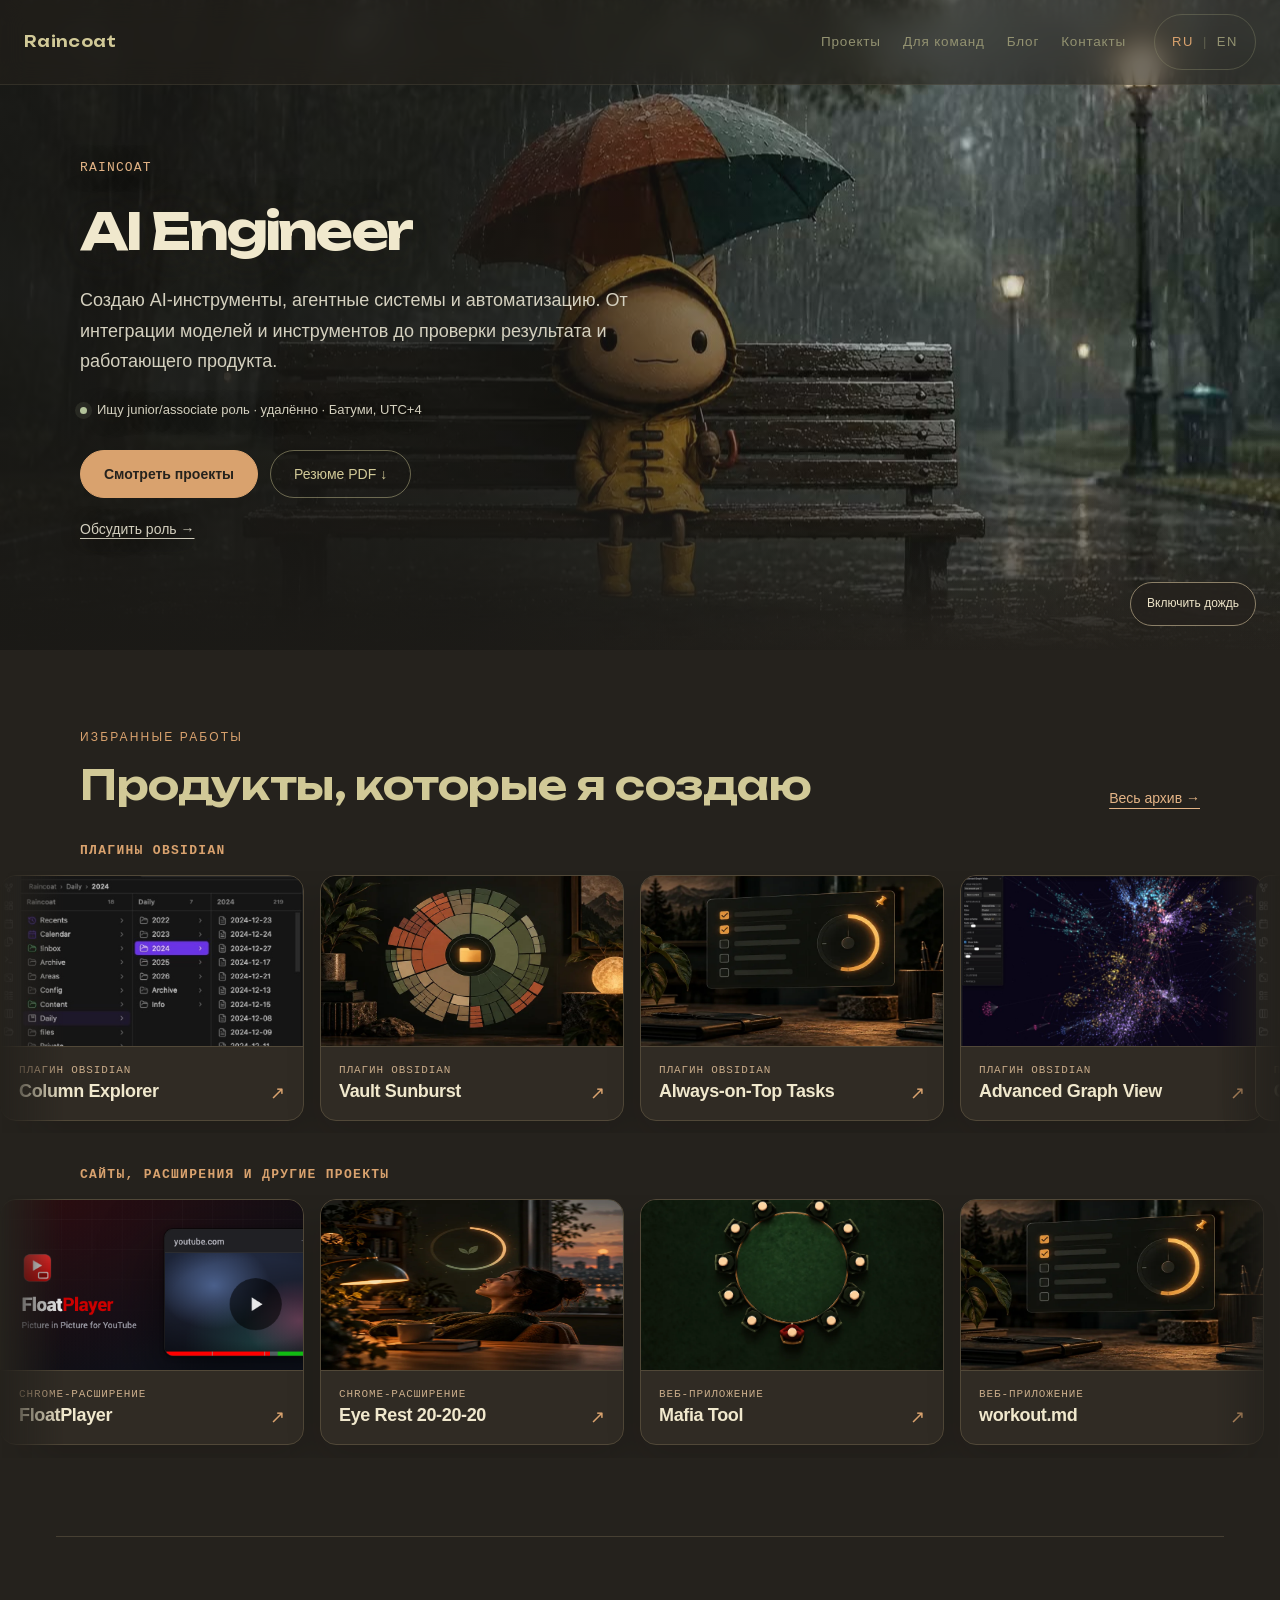
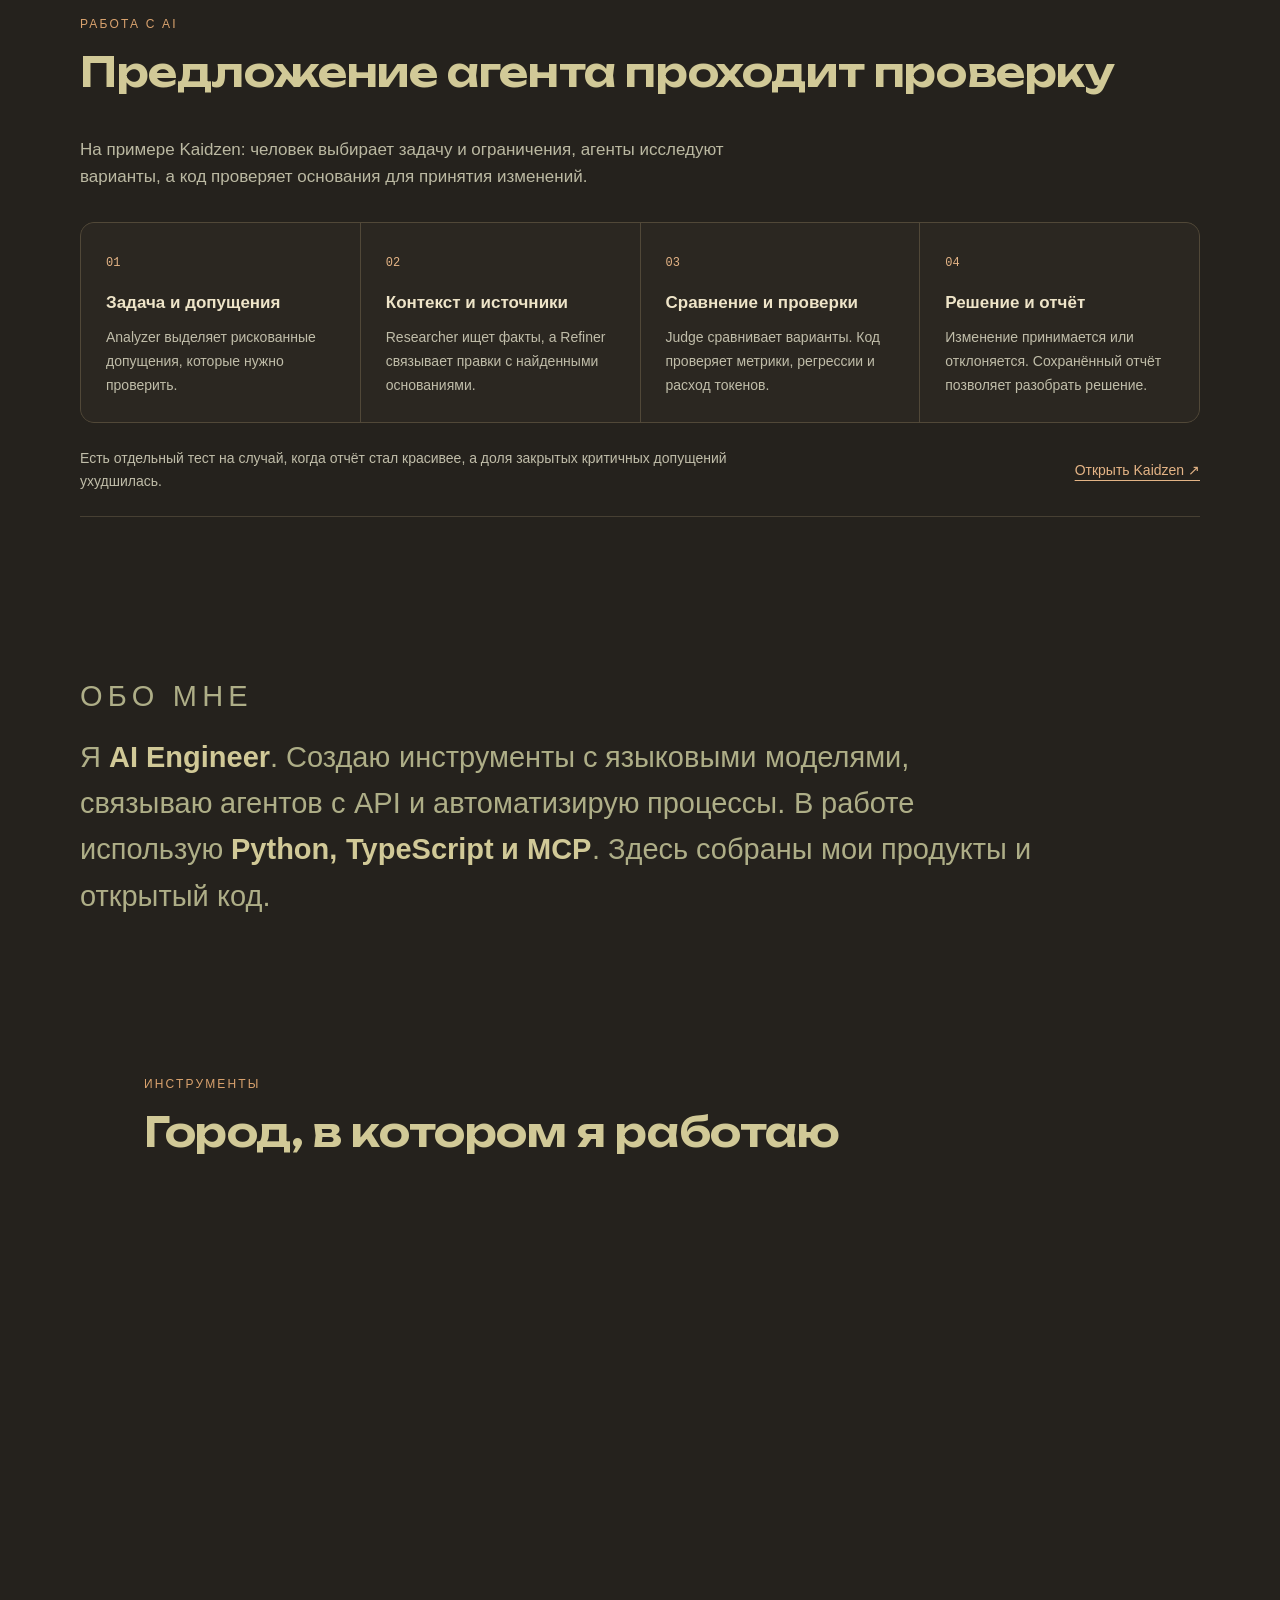
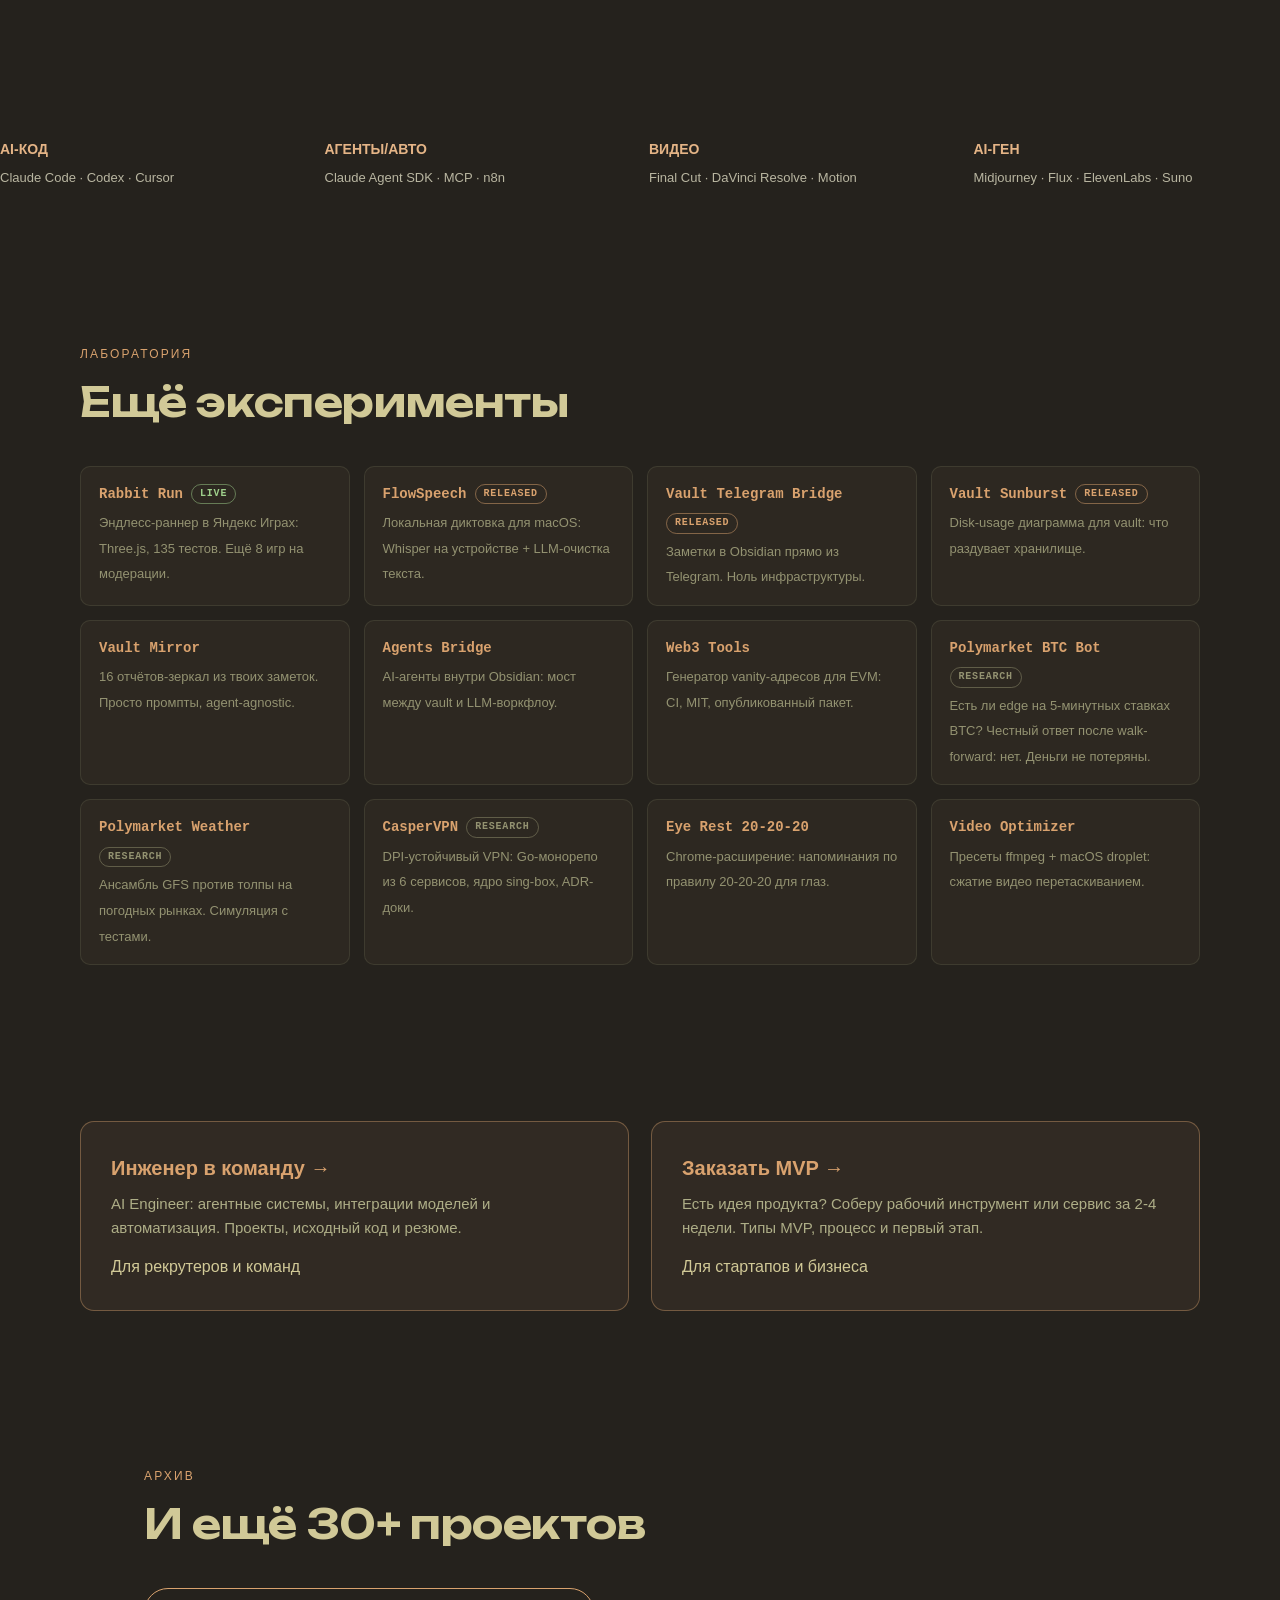
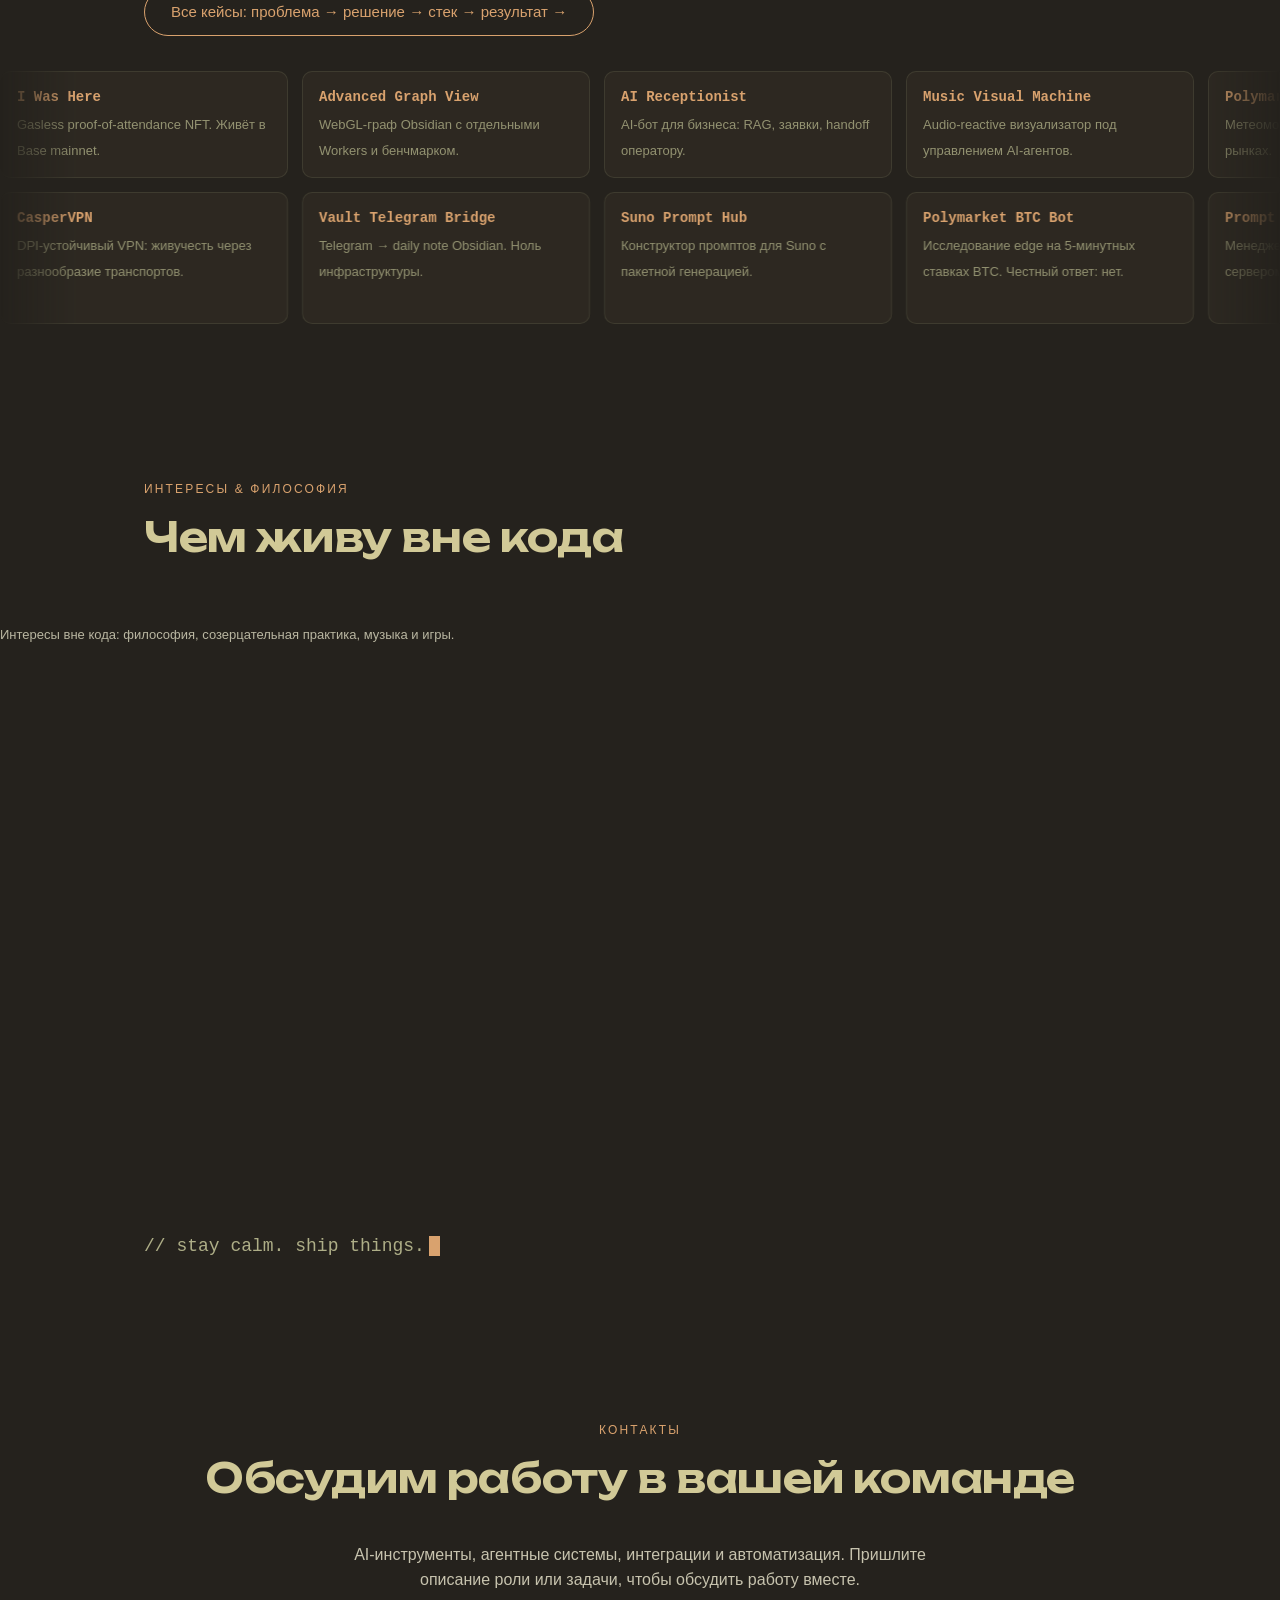
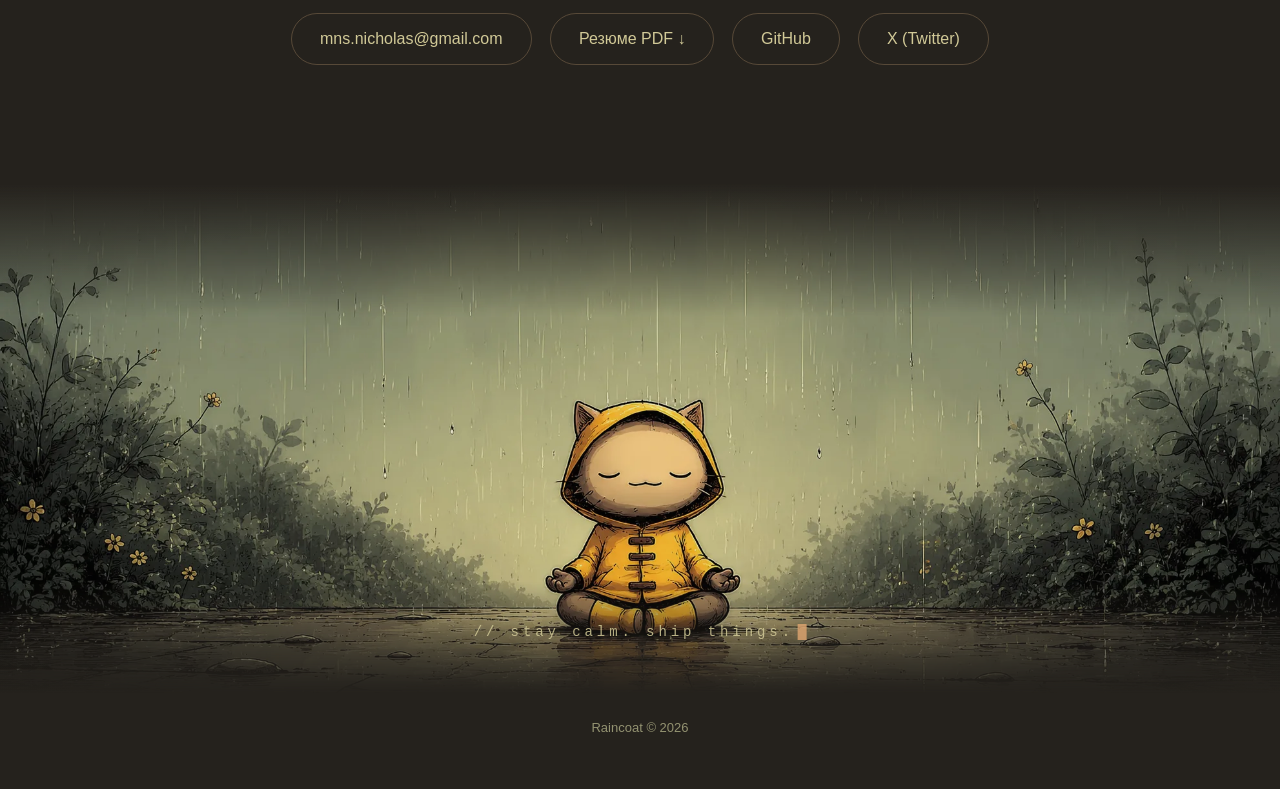
<file: index.html>
<!DOCTYPE html>
<html lang="ru">
<head>
<meta charset="UTF-8">
<meta name="viewport" content="width=device-width, initial-scale=1.0">
<title data-i18n="meta.title">Raincoat | AI Engineer</title>
<meta name="description" data-i18n="meta.desc" data-i18n-attr="content" content="Raincoat, AI Engineer. AI-инструменты, агентные системы и автоматизация. Проекты, открытый код и резюме.">
<meta property="og:title" content="Raincoat | AI Engineer">
<meta property="og:description" data-i18n="meta.ogDesc" data-i18n-attr="content" content="AI Engineer: агентные системы, работающие продукты и открытый код Raincoat.">
<meta property="og:type" content="website">
<meta property="og:image" content="https://raincoat.cc/assets/og.png">
<meta name="twitter:image" content="https://raincoat.cc/assets/og.png">
<meta name="twitter:card" content="summary_large_image">
<link rel="icon" href="data:image/svg+xml,%3Csvg xmlns='http://www.w3.org/2000/svg' viewBox='0 0 100 100'%3E%3Ccircle cx='50' cy='50' r='47' fill='%2325221D'/%3E%3Cpath d='M50 20c-17 0-29 13-29 25h58c0-12-12-25-29-25z' fill='%23D9A26E'/%3E%3Cpath d='M50 45v25a8 8 0 0 1-16 0' stroke='%23D9A26E' stroke-width='6' fill='none' stroke-linecap='round'/%3E%3C/svg%3E">
<style>
@font-face{
  font-family:'Unbounded';
  font-style:normal;
  font-weight:200 900;
  font-display:swap;
  src:url(assets/fonts/unbounded-latin.woff2) format('woff2');
  unicode-range:U+0000-00FF,U+0131,U+0152-0153,U+02BB-02BC,U+02C6,U+02DA,U+02DC,U+2000-206F,U+20AC,U+2122,U+2212,U+FEFF,U+FFFD;
}
@font-face{
  font-family:'Unbounded';
  font-style:normal;
  font-weight:200 900;
  font-display:swap;
  src:url(assets/fonts/unbounded-cyrillic.woff2) format('woff2');
  unicode-range:U+0301,U+0400-045F,U+0490-0491,U+04B0-04B1,U+2116;
}
:root{
  --charcoal:#25221D;
  --wood:#574938;
  --sage:#939271;
  --olive:#AEAE87;
  --cream:#D1C997;
  --amber:#D9A26E;
  --terracotta:#965E2F;
}
*{margin:0;padding:0;box-sizing:border-box}
html{scroll-behavior:smooth;overflow-x:clip}
body{
  background:var(--charcoal);
  color:var(--cream);
  font-family:"Helvetica Neue",Helvetica,Arial,sans-serif;
  line-height:1.6;
  -webkit-font-smoothing:antialiased;
}
.hero,section,footer{position:relative;z-index:1}
::selection{background:var(--terracotta);color:var(--cream)}

/* ---------- НАВИГАЦИЯ ---------- */
.site-nav{
  position:fixed;
  top:0;left:0;right:0;
  z-index:60;
  display:flex;
  align-items:center;
  gap:28px;
  padding:14px 24px;
  background:rgba(37,34,29,.55);
  border-bottom:1px solid rgba(147,146,113,.16);
  backdrop-filter:blur(12px);
  -webkit-backdrop-filter:blur(12px);
}
.brand{
  font-family:'Unbounded',"Helvetica Neue",sans-serif;
  font-weight:600;
  font-size:15px;
  letter-spacing:.02em;
  color:var(--cream);
  text-decoration:none;
  transition:color .3s;
}
.brand:hover{color:var(--amber)}
.nav-links{
  display:flex;
  gap:22px;
  margin-left:auto;
}
.nav-links a{
  color:var(--sage);
  text-decoration:none;
  font-size:13.5px;
  letter-spacing:.06em;
  transition:color .25s;
}
.nav-links a:hover{color:var(--amber)}
@media (max-width:720px){
  .nav-links{display:none}
  .site-nav{gap:0}
  .site-nav .lang-switch{margin-left:auto}
}

/* ---------- ПЕРЕКЛЮЧАТЕЛЬ ЯЗЫКА ---------- */
.lang-switch{
  display:flex;
  align-items:center;
  gap:4px;
  padding:5px 12px;
  border:1px solid rgba(147,146,113,.35);
  border-radius:999px;
  font-size:13px;
  letter-spacing:.12em;
}
.lang-switch button{
  background:none;
  border:0;
  padding:2px 5px;
  font:inherit;
  letter-spacing:inherit;
  color:var(--sage);
  cursor:pointer;
  transition:color .25s;
}
.lang-switch button:hover{color:var(--cream)}
.lang-switch button.active{color:var(--amber)}
.lang-switch .sep{color:rgba(147,146,113,.45)}

/* ---------- HERO ---------- */
.hero{
  position:relative;
  height:100svh;
  min-height:560px;
  display:flex;
  flex-direction:column;
  justify-content:center;
  align-items:center;
  overflow:hidden;
}
.hero video{
  position:absolute;
  inset:0;
  width:100%;
  height:100%;
  object-fit:cover;
  z-index:0;
}
.hero::after{
  content:"";
  position:absolute;
  inset:0;
  z-index:1;
  background:linear-gradient(180deg,
    rgba(37,34,29,.25) 0%,
    rgba(37,34,29,.15) 45%,
    rgba(37,34,29,.85) 92%,
    var(--charcoal) 100%);
}
.hero-content{
  position:relative;
  z-index:2;
  text-align:center;
  padding:0 24px;
}
.hero h1,.hero p,.hero .cta{
  opacity:0;
  transform:translateY(26px);
  animation:heroUp .9s cubic-bezier(.2,.8,.2,1) forwards;
}
.hero h1{animation-delay:.15s}
.hero p{animation-delay:.42s}
.hero .cta{animation-delay:.62s}
@keyframes heroUp{to{opacity:1;transform:none}}
.scroll-hint{opacity:0;animation:heroUp .9s ease .9s forwards,bob 2.2s ease-in-out 1.8s infinite}
@media (prefers-reduced-motion:reduce){
  .hero h1,.hero p,.hero .cta,.scroll-hint{opacity:1;transform:none;animation:none}
}
.hero h1{
  font-family:'Unbounded',"Helvetica Neue",sans-serif;
  font-size:clamp(44px,9.5vw,120px);
  font-weight:700;
  letter-spacing:-.01em;
  line-height:1.05;
  color:var(--cream);
  text-shadow:0 4px 40px rgba(37,34,29,.6);
}
.hero p{
  margin-top:16px;
  font-size:clamp(16px,2.2vw,22px);
  color:var(--olive);
  text-shadow:0 2px 20px rgba(37,34,29,.8);
}
.hero .cta{
  position:relative;
  overflow:hidden;
  margin-top:36px;
  display:inline-block;
  padding:14px 36px;
  border:1px solid var(--amber);
  border-radius:999px;
  color:var(--amber);
  text-decoration:none;
  font-size:16px;
  transition:background .35s,color .35s,box-shadow .35s;
  will-change:transform;
}
.hero .cta::before{
  content:"";
  position:absolute;inset:0;z-index:-1;
  background:var(--amber);
  transform:translateY(101%);
  transition:transform .4s cubic-bezier(.2,.8,.2,1);
}
.hero .cta:hover{
  color:var(--charcoal);
  box-shadow:0 12px 34px rgba(217,162,110,.28);
}
.hero .cta:hover::before{transform:translateY(0)}
.scroll-hint{
  position:absolute;
  bottom:28px;
  left:50%;
  transform:translateX(-50%);
  z-index:2;
  color:var(--sage);
  font-size:13px;
  letter-spacing:.2em;
  text-transform:uppercase;
  animation:bob 2.2s ease-in-out infinite;
}
@keyframes bob{0%,100%{transform:translate(-50%,0)}50%{transform:translate(-50%,8px)}}

/* ---------- SECTIONS ---------- */
section{
  max-width:1040px;
  margin:0 auto;
  padding:110px 24px;
}
.section-label{
  color:var(--terracotta);
  font-size:14px;
  letter-spacing:.25em;
  text-transform:uppercase;
  margin-bottom:14px;
}
h2{
  font-family:'Unbounded',"Helvetica Neue",sans-serif;
  font-size:clamp(24px,3.6vw,40px);
  font-weight:600;
  letter-spacing:-.01em;
  line-height:1.2;
  color:var(--cream);
  margin-bottom:40px;
}
.reveal{
  opacity:0;
  transform:translateY(28px);
  transition:opacity .7s ease,transform .7s ease;
}
.reveal.visible{opacity:1;transform:none}

/* ---------- WORD-REVEAL (заголовки и текст) ---------- */
.reveal-words{opacity:1}
.reveal-words .w{
  display:inline-block;
  opacity:0;
  transform:translateY(.7em);
  transition:opacity .55s cubic-bezier(.2,.75,.2,1),transform .65s cubic-bezier(.2,.75,.2,1);
  transition-delay:var(--d,0s);
  will-change:transform,opacity;
}
.reveal-words.visible .w{opacity:1;transform:none}
.reveal-words strong .w{color:var(--cream)}
@media (prefers-reduced-motion:reduce){
  .reveal-words .w{opacity:1!important;transform:none!important;transition:none!important}
}

/* ---------- PROJECTS ---------- */
.grid{
  display:grid;
  grid-template-columns:repeat(auto-fit,minmax(280px,1fr));
  gap:22px;
}
.card{
  background:rgba(87,73,56,.28);
  border:1px solid rgba(147,146,113,.25);
  border-radius:14px;
  padding:28px;
  transition:transform .3s,border-color .3s,background .3s;
}
.card:hover{
  transform:translateY(-6px);
  border-color:var(--amber);
  background:rgba(87,73,56,.45);
}
.card h3{
  color:var(--amber);
  font-size:20px;
  margin-bottom:10px;
}
.card p{color:var(--olive);font-size:15px}
.card .tag{
  display:inline-block;
  margin-top:16px;
  font-size:12px;
  color:var(--sage);
  border:1px solid var(--wood);
  border-radius:999px;
  padding:4px 12px;
}

/* ---------- PROJECTS MARQUEE ---------- */
.marquee-wrap{
  position:relative;
  overflow:hidden;
  -webkit-mask-image:linear-gradient(90deg,transparent,#000 6%,#000 94%,transparent);
  mask-image:linear-gradient(90deg,transparent,#000 6%,#000 94%,transparent);
}
.marquee-row{
  display:flex;
  gap:14px;
  width:max-content;
  will-change:transform;
}
.marquee-row + .marquee-row{margin-top:14px}
.marquee-row.rtl{animation:scroll-rtl 70s linear infinite}
.marquee-row.ltr{animation:scroll-ltr 82s linear infinite}
.marquee-wrap:hover .marquee-row{animation-play-state:paused}
@keyframes scroll-rtl{from{transform:translateX(0)}to{transform:translateX(-50%)}}
@keyframes scroll-ltr{from{transform:translateX(-50%)}to{transform:translateX(0)}}
@media (prefers-reduced-motion:reduce){
  .marquee-row{animation:none!important}
  .marquee-wrap{overflow-x:auto;-webkit-mask-image:none;mask-image:none}
}
#projects{max-width:none;padding-left:0;padding-right:0}
#projects > .section-label,#projects > h2{
  max-width:1040px;margin-left:auto;margin-right:auto;
  padding-left:24px;padding-right:24px;
}
.proj{
  position:relative;
  overflow:hidden;
  flex:0 0 288px;
  padding:14px 16px;
  border:1px solid rgba(147,146,113,.18);
  border-radius:10px;
  background:rgba(87,73,56,.18);
  transition:border-color .25s,background .25s,transform .25s,box-shadow .25s;
}
.proj::before{
  content:"";
  position:absolute;
  inset:0;
  border-radius:inherit;
  background:radial-gradient(160px circle at var(--mx,50%) var(--my,50%),rgba(217,162,110,.16),transparent 70%);
  opacity:0;
  transition:opacity .3s;
  pointer-events:none;
}
.proj:hover{
  border-color:var(--amber);
  background:rgba(87,73,56,.34);
  transform:translateY(-3px) scale(1.02);
  box-shadow:0 8px 30px rgba(37,34,29,.5),0 0 0 1px rgba(217,162,110,.15);
}
.proj:hover::before{opacity:1}
.proj b{
  display:block;
  font-family:"SF Mono",ui-monospace,Menlo,monospace;
  font-size:14px;
  color:var(--amber);
  font-weight:600;
  margin-bottom:3px;
  word-break:break-word;
}
.proj span{font-size:13px;color:var(--sage);line-height:1.45}

/* ---------- SKILL MAP ---------- */
#tools{max-width:none;padding-left:0;padding-right:0}
#tools > .section-label,#tools > h2{
  max-width:1040px;margin-left:auto;margin-right:auto;
  padding-left:24px;padding-right:24px;
}
.skillmap-wrap{
  position:relative;
  overflow:hidden;
}
#skillmap{
  display:block;
  width:100%;
  height:520px;
  touch-action:none;
}
@media (max-width:600px){#skillmap{height:380px}}

/* ---------- PHILOSOPHY / ОБЛАКО ИНТЕРЕСОВ ---------- */
#philosophy{max-width:none;padding-left:0;padding-right:0}
#philosophy > .section-label,#philosophy > h2{
  max-width:1040px;margin-left:auto;margin-right:auto;
  padding-left:24px;padding-right:24px;
}
.philo-wrap{position:relative;overflow:hidden}
#cloud{display:block;width:100%;height:560px;touch-action:none}
@media (max-width:600px){#cloud{height:440px}}
.philo-terminal{
  max-width:1040px;margin:26px auto 0;padding:0 24px;
  font-family:"SF Mono",ui-monospace,Menlo,monospace;
  font-size:clamp(14px,1.9vw,18px);
  color:var(--olive);
  min-height:1.8em;
}
.philo-terminal .cursor{
  display:inline-block;width:.6em;height:1.1em;
  background:var(--amber);vertical-align:text-bottom;
  margin-left:4px;animation:blink 1.1s steps(1) infinite;
}

.cta-link{
  position:relative;overflow:hidden;
  display:inline-block;color:var(--amber);text-decoration:none;
  border:1px solid var(--amber);border-radius:999px;
  padding:11px 26px;font-size:15px;
  transition:color .35s,box-shadow .35s;
  will-change:transform;
}
.cta-link::before{
  content:"";position:absolute;inset:0;z-index:-1;
  background:var(--amber);transform:translateY(101%);
  transition:transform .4s cubic-bezier(.2,.8,.2,1);
}
.cta-link .arw{display:inline-block;transition:transform .3s cubic-bezier(.2,.8,.2,1)}
.cta-link:hover{color:var(--charcoal);box-shadow:0 10px 28px rgba(217,162,110,.25)}
.cta-link:hover::before{transform:translateY(0)}
.cta-link:hover .arw{transform:translateX(5px)}

/* ---------- ABOUT ---------- */
.about p{
  font-size:clamp(17px,2vw,21px);
  color:var(--olive);
  max-width:720px;
}
.about strong{color:var(--cream);font-weight:600}

/* ---------- CONTACTS ---------- */
.contacts{text-align:center}
.contact-links{
  display:flex;
  gap:18px;
  justify-content:center;
  flex-wrap:wrap;
  margin-top:8px;
}
.contact-links a{
  position:relative;
  color:var(--cream);
  text-decoration:none;
  border:1px solid var(--wood);
  border-radius:999px;
  padding:12px 28px;
  font-size:16px;
  transition:border-color .35s,color .35s,box-shadow .35s;
  will-change:transform;
}
.contact-links a::after{
  content:"";
  position:absolute;left:28px;right:28px;bottom:9px;height:1px;
  background:var(--amber);
  transform:scaleX(0);transform-origin:left;
  transition:transform .4s cubic-bezier(.2,.8,.2,1);
}
.contact-links a:hover{
  border-color:var(--amber);
  color:var(--amber);
  box-shadow:0 8px 24px rgba(217,162,110,.18);
}
.contact-links a:hover::after{transform:scaleX(1)}
/* ---------- ZEN (финальная картинка) ---------- */
.zen{
  position:relative;
  z-index:1;
  margin-top:40px;
  overflow:hidden;
}
.zen-rain{
  position:absolute;
  inset:0;
  width:100%;height:100%;
  z-index:2;
  pointer-events:none;
  opacity:0;
  transition:opacity 1.6s ease;
}
.zen.visible .zen-rain{opacity:1}
@media (prefers-reduced-motion:reduce){.zen-rain{display:none}}
.zen img{
  display:block;
  width:100%;
  height:auto;
  -webkit-mask-image:linear-gradient(180deg,transparent 0,#000 26%,#000 78%,transparent 100%);
  mask-image:linear-gradient(180deg,transparent 0,#000 26%,#000 78%,transparent 100%);
  opacity:0;
  transform:scale(1.04);
  transition:opacity 1.6s ease,transform 2.4s ease;
}
.zen.visible img{opacity:.92;transform:scale(1)}
.zen::after{
  content:"";
  position:absolute;
  inset:0;
  background:radial-gradient(120% 90% at 50% 55%,transparent 55%,rgba(37,34,29,.55) 100%);
  pointer-events:none;
}
.zen-caption{
  position:absolute;
  left:50%;
  bottom:10%;
  transform:translateX(-50%);
  z-index:2;
  font-family:"SF Mono",ui-monospace,Menlo,monospace;
  font-size:clamp(11px,1.4vw,14px);
  letter-spacing:.28em;
  text-transform:lowercase;
  color:var(--cream);
  text-shadow:0 2px 16px rgba(37,34,29,.9);
  opacity:.85;
  white-space:nowrap;
}
.zen-caption .cursor{
  display:inline-block;
  width:.6em;height:1.1em;
  background:var(--amber);
  vertical-align:text-bottom;
  margin-left:4px;
  animation:blink 1.1s steps(1) infinite;
}
@keyframes blink{50%{opacity:0}}

footer{
  text-align:center;
  padding:24px 24px 48px;
  color:var(--sage);
  font-size:13px;
}

/* ---------- HERO: роль и группа CTA ---------- */
.hero .role{
  margin-top:6px;
  font-family:"SF Mono",ui-monospace,Menlo,monospace;
  font-size:clamp(13px,1.6vw,16px);
  letter-spacing:.3em;
  text-transform:uppercase;
  color:var(--amber);
  text-shadow:0 2px 20px rgba(37,34,29,.8);
  opacity:0;transform:translateY(26px);
  animation:heroUp .9s cubic-bezier(.2,.8,.2,1) .3s forwards;
}
.hero .sub{
  margin-top:10px;
  font-size:clamp(14px,1.7vw,17px);
  color:var(--sage);
  max-width:640px;
  text-shadow:0 2px 20px rgba(37,34,29,.8);
  opacity:0;transform:translateY(26px);
  animation:heroUp .9s cubic-bezier(.2,.8,.2,1) .52s forwards;
}
.hero .cta-row{
  display:flex;gap:14px;justify-content:center;flex-wrap:wrap;
  opacity:0;transform:translateY(26px);
  animation:heroUp .9s cubic-bezier(.2,.8,.2,1) .62s forwards;
}
.hero .cta.ghost{border-color:rgba(209,201,151,.45);color:var(--cream)}
.hero .cta.ghost::before{background:var(--cream)}
@media (prefers-reduced-motion:reduce){
  .hero .role,.hero .sub,.hero .cta-row{opacity:1;transform:none;animation:none}
}

/* ---------- ПРОДУКТЫ (витрина) ---------- */
.prod-grid{
  display:grid;
  grid-template-columns:repeat(auto-fit,minmax(300px,1fr));
  gap:22px;
}
.prod{
  display:flex;flex-direction:column;
  background:rgba(87,73,56,.28);
  border:1px solid rgba(147,146,113,.25);
  border-radius:14px;
  padding:26px;
  transition:transform .3s,border-color .3s,background .3s;
}
.prod:hover{
  transform:translateY(-6px);
  border-color:var(--amber);
  background:rgba(87,73,56,.45);
}
.prod .shot{
  margin:-26px -26px 18px;
  border-radius:14px 14px 0 0;
  overflow:hidden;
  border-bottom:1px solid rgba(147,146,113,.25);
}
.prod .shot img{display:block;width:100%;height:170px;object-fit:cover;object-position:top;filter:saturate(.92)}
.prod .head{display:flex;align-items:center;gap:10px;flex-wrap:wrap;margin-bottom:6px}
.prod h3{color:var(--cream);font-size:20px;font-weight:600}
.badge{
  font-size:11px;letter-spacing:.08em;text-transform:uppercase;
  padding:3px 10px;border-radius:999px;border:1px solid;
}
.badge.live{color:#9fd08c;border-color:rgba(159,208,140,.5)}
.badge.released{color:var(--amber);border-color:rgba(217,162,110,.5)}
.badge.beta{color:var(--cream);border-color:rgba(209,201,151,.4)}
.badge.research{color:var(--sage);border-color:rgba(147,146,113,.5)}
.prod .fact{
  font-family:"SF Mono",ui-monospace,Menlo,monospace;
  font-size:13px;color:var(--amber);margin-bottom:12px;
}
.prod p{color:var(--olive);font-size:15px;flex:1}
.prod .links{display:flex;gap:14px;flex-wrap:wrap;margin-top:18px;align-items:center}
.prod .links a{
  color:var(--amber);text-decoration:none;font-size:14px;
  border:1px solid var(--amber);border-radius:999px;padding:7px 18px;
  transition:background .3s,color .3s;
}
.prod .links a:hover{background:var(--amber);color:var(--charcoal)}
.prod .links a.gh{
  border-color:transparent;color:var(--sage);padding:7px 4px;
}
.prod .links a.gh:hover{background:none;color:var(--cream)}

/* ---------- ПОЛОСА ЦИФР ---------- */
.stats{
  display:flex;justify-content:center;gap:14px 40px;flex-wrap:wrap;
  margin-top:44px;padding-top:28px;
  border-top:1px solid rgba(147,146,113,.2);
}
.stats div{text-align:center}
.stats b{
  display:block;
  font-family:'Unbounded',"Helvetica Neue",sans-serif;
  font-size:clamp(20px,2.6vw,30px);font-weight:600;color:var(--amber);
}
.stats span{font-size:13px;color:var(--sage);letter-spacing:.05em}

/* ---------- ЭКСПЕРИМЕНТЫ ---------- */
.exp-grid{
  display:grid;
  grid-template-columns:repeat(auto-fill,minmax(240px,1fr));
  gap:14px;
}
.exp{
  display:block;
  padding:16px 18px;
  border:1px solid rgba(147,146,113,.18);
  border-radius:10px;
  background:rgba(87,73,56,.18);
  text-decoration:none;
  transition:border-color .25s,background .25s,transform .25s;
}
a.exp:hover{border-color:var(--amber);background:rgba(87,73,56,.34);transform:translateY(-3px)}
.exp b{
  display:flex;align-items:center;gap:8px;flex-wrap:wrap;
  font-family:"SF Mono",ui-monospace,Menlo,monospace;
  font-size:14px;color:var(--amber);font-weight:600;margin-bottom:4px;
}
.exp .badge{font-size:10px;padding:2px 8px}
.exp span{font-size:13px;color:var(--sage);line-height:1.45}

/* ---------- ПРОЦЕСС ---------- */
.steps{display:grid;grid-template-columns:repeat(auto-fit,minmax(220px,1fr));gap:22px}
.step{padding:22px;border:1px solid rgba(147,146,113,.22);border-radius:12px;background:rgba(87,73,56,.18)}
.step .num{
  font-family:'Unbounded',sans-serif;font-size:24px;color:var(--terracotta);font-weight:600;
}
.step h3{color:var(--cream);font-size:16px;margin:8px 0 6px}
.step p{color:var(--olive);font-size:14px}

/* ---------- ДВА МАРШРУТА ---------- */
.routes{display:grid;grid-template-columns:repeat(auto-fit,minmax(280px,1fr));gap:22px}
.route{
  display:block;padding:30px;border-radius:14px;text-decoration:none;
  border:1px solid rgba(217,162,110,.4);
  background:rgba(87,73,56,.24);
  transition:transform .3s,border-color .3s,background .3s;
}
.route:hover{transform:translateY(-6px);border-color:var(--amber);background:rgba(87,73,56,.42)}
.route h3{color:var(--amber);font-size:20px;margin-bottom:8px}
.route p{color:var(--olive);font-size:15px}
.route .arw{display:inline-block;margin-top:14px;color:var(--cream);transition:transform .3s}
.route:hover .arw{transform:translateX(6px)}
</style>
<link rel="stylesheet" href="assets/hiring.css">
<link rel="stylesheet" href="assets/site.css">
<link rel="canonical" href="https://raincoat.cc/">
</head>
<body>
<nav class="site-nav" aria-label="Main navigation">
  <a class="brand" href="#">Raincoat</a>
  <div class="nav-links">
    <a href="index.html#products" data-i18n="nav.cases">Проекты</a>
    <a href="team.html" data-i18n="nav.hire">Для команд</a>
    <a href="blog.html" data-i18n="nav.blog">Блог</a>
    <a href="#contacts" data-i18n="nav.contacts">Контакты</a>
  </div>
  <div class="lang-switch" role="group" aria-label="Language / Язык">
    <button type="button" data-lang="ru">RU</button>
    <span class="sep" aria-hidden="true">|</span>
    <button type="button" data-lang="en">EN</button>
  </div>
</nav>

<header class="hero">
  <video data-hero-video data-src="assets/hero-loop.mp4" muted loop playsinline preload="none" aria-hidden="true"></video>
  <div class="hero-content">
    <p class="identity">Raincoat</p>
    <h1 data-i18n="hero.heading" data-i18n-html>AI Engineer</h1>
    <p class="sub" data-i18n="hero.sub">Создаю AI-инструменты, агентные системы и автоматизацию. От интеграции моделей и инструментов до проверки результата и работающего продукта.</p>
    <p class="availability" data-i18n="hero.availability">Ищу junior/associate роль · удалённо · Батуми, UTC+4</p>
    <div class="cta-row">
      <a class="cta primary" href="#products" data-i18n="hero.ctaProducts">Смотреть проекты</a>
      <a class="cta ghost" href="assets/resume/raincoat-resume-ru.pdf" data-resume download data-i18n="resume.download">Резюме PDF ↓</a>
    </div>
    <p class="quick-contact"><a href="mailto:mns.nicholas@gmail.com" data-i18n="hero.contact">Обсудить роль →</a></p>
  </div>
  <button class="motion-toggle" type="button" data-motion-toggle hidden aria-pressed="false">Включить дождь</button>
</header>

<section id="products" aria-labelledby="selected-heading">
  <p class="section-label" data-i18n="selected.label">Избранные работы</p>
  <div class="section-top"><h2 id="selected-heading" data-i18n="selected.heading">Продукты, которые я создаю</h2><a href="projects.html" data-i18n="selected.archive">Весь архив →</a></div>
  <div class="project-showcase">
    <div class="project-lane">
      <h3 class="project-lane-label" data-i18n="showcase.obsidian">Плагины Obsidian</h3>
      <div class="project-strip">
        <div class="project-track forward" data-project-track>
          <div class="project-set">
            <a class="project-tile" href="https://community.obsidian.md/plugins/column-explorer" target="_blank" rel="noopener">
              <span class="project-tile-media"><img src="assets/shots/column-explorer.jpg" alt="" loading="lazy" width="800" height="500"></span>
              <span class="project-tile-copy"><span class="project-tile-type" data-i18n="showcase.type.plugin">Плагин Obsidian</span><strong>Column Explorer</strong><span class="project-tile-action" aria-hidden="true">↗</span></span>
            </a>
            <a class="project-tile" href="https://github.com/n23eos/obsidian-vault-sunburst" target="_blank" rel="noopener">
              <span class="project-tile-media project-art" style="--project-art:url('shots/obsidian-projects.webp');--project-art-x:100%;--project-art-y:0%" aria-hidden="true"></span>
              <span class="project-tile-copy"><span class="project-tile-type" data-i18n="showcase.type.plugin">Плагин Obsidian</span><strong>Vault Sunburst</strong><span class="project-tile-action" aria-hidden="true">↗</span></span>
            </a>
            <a class="project-tile" href="https://github.com/n23eos/obsidian-always-on-top-tasks" target="_blank" rel="noopener">
              <span class="project-tile-media project-art" style="--project-art:url('shots/obsidian-projects.webp');--project-art-x:0%;--project-art-y:100%" aria-hidden="true"></span>
              <span class="project-tile-copy"><span class="project-tile-type" data-i18n="showcase.type.plugin">Плагин Obsidian</span><strong>Always-on-Top Tasks</strong><span class="project-tile-action" aria-hidden="true">↗</span></span>
            </a>
            <a class="project-tile" href="https://n23eos.github.io/advanced_graph_view/" target="_blank" rel="noopener">
              <span class="project-tile-media"><img src="assets/shots/agv.jpg" alt="" loading="lazy" width="800" height="516"></span>
              <span class="project-tile-copy"><span class="project-tile-type" data-i18n="showcase.type.plugin">Плагин Obsidian</span><strong>Advanced Graph View</strong><span class="project-tile-action" aria-hidden="true">↗</span></span>
            </a>
            <a class="project-tile" href="https://community.obsidian.md/plugins/vault-telegram-bridge" target="_blank" rel="noopener">
              <span class="project-tile-media project-art" style="--project-art:url('shots/obsidian-projects.webp');--project-art-x:100%;--project-art-y:100%" aria-hidden="true"></span>
              <span class="project-tile-copy"><span class="project-tile-type" data-i18n="showcase.type.plugin">Плагин Obsidian</span><strong>Vault Telegram Bridge</strong><span class="project-tile-action" aria-hidden="true">↗</span></span>
            </a>
          </div>
        </div>
      </div>
    </div>
    <div class="project-lane">
      <h3 class="project-lane-label" data-i18n="showcase.others">Сайты, расширения и другие проекты</h3>
      <div class="project-strip">
        <div class="project-track reverse" data-project-track>
          <div class="project-set">
            <a class="project-tile" href="https://n23eos.github.io/floatplayer-site/" target="_blank" rel="noopener">
              <span class="project-tile-media"><img src="assets/shots/floatplayer.png" alt="" loading="lazy" width="440" height="280"></span>
              <span class="project-tile-copy"><span class="project-tile-type" data-i18n="showcase.type.extension">Chrome-расширение</span><strong>FloatPlayer</strong><span class="project-tile-action" aria-hidden="true">↗</span></span>
            </a>
            <a class="project-tile" href="https://github.com/n23eos/eye-rest-20-20-20" target="_blank" rel="noopener">
              <span class="project-tile-media project-art utility" style="--project-art:url('shots/other-projects.webp');--project-art-x:0%;--project-art-y:50%" aria-hidden="true"></span>
              <span class="project-tile-copy"><span class="project-tile-type" data-i18n="showcase.type.extension">Chrome-расширение</span><strong>Eye Rest 20-20-20</strong><span class="project-tile-action" aria-hidden="true">↗</span></span>
            </a>
            <a class="project-tile" href="https://mafia-tool.com/" target="_blank" rel="noopener">
              <span class="project-tile-media"><img src="assets/shots/mafia-tool.webp" alt="" loading="lazy" width="1536" height="1024"></span>
              <span class="project-tile-copy"><span class="project-tile-type" data-i18n="showcase.type.webapp">Веб-приложение</span><strong>Mafia Tool</strong><span class="project-tile-action" aria-hidden="true">↗</span></span>
            </a>
            <a class="project-tile" href="https://n23eos.github.io/workout.md/" target="_blank" rel="noopener">
              <span class="project-tile-media project-art" style="--project-art:url('shots/obsidian-projects.webp');--project-art-x:0%;--project-art-y:100%" aria-hidden="true"></span>
              <span class="project-tile-copy"><span class="project-tile-type" data-i18n="showcase.type.webapp">Веб-приложение</span><strong>workout.md</strong><span class="project-tile-action" aria-hidden="true">↗</span></span>
            </a>
            <a class="project-tile" href="https://serendipity-games.com/" target="_blank" rel="noopener">
              <span class="project-tile-media"><img src="assets/shots/serendipity-games.webp" alt="" loading="lazy" width="1200" height="675"></span>
              <span class="project-tile-copy"><span class="project-tile-type" data-i18n="showcase.type.games">Игры</span><strong>Serendipity Games</strong><span class="project-tile-action" aria-hidden="true">↗</span></span>
            </a>
            <a class="project-tile" href="https://i-was-here-tau.vercel.app" target="_blank" rel="noopener">
              <span class="project-tile-media"><img src="assets/shots/i-was-here.jpg" alt="" loading="lazy" width="800" height="500"></span>
              <span class="project-tile-copy"><span class="project-tile-type" data-i18n="showcase.type.webapp">Веб-приложение</span><strong>I Was Here</strong><span class="project-tile-action" aria-hidden="true">↗</span></span>
            </a>
          </div>
        </div>
      </div>
    </div>
  </div>
</section>

<section id="process" class="workflow" aria-labelledby="workflow-heading">
  <p class="section-label" data-i18n="workflow.label">Работа с AI</p>
  <h2 id="workflow-heading" data-i18n="workflow.heading">Предложение агента проходит проверку</h2>
  <p class="section-intro" data-i18n="workflow.intro">На примере Kaidzen: человек выбирает задачу и ограничения, агенты исследуют варианты, а код проверяет основания для принятия изменений.</p>
  <div class="workflow-grid">
    <div class="workflow-step"><span class="num">01</span><h3 data-i18n="workflow.1.title">Задача и допущения</h3><p data-i18n="workflow.1.body">Analyzer выделяет рискованные допущения, которые нужно проверить.</p></div>
    <div class="workflow-step"><span class="num">02</span><h3 data-i18n="workflow.2.title">Контекст и источники</h3><p data-i18n="workflow.2.body">Researcher ищет факты, а Refiner связывает правки с найденными основаниями.</p></div>
    <div class="workflow-step"><span class="num">03</span><h3 data-i18n="workflow.3.title">Сравнение и проверки</h3><p data-i18n="workflow.3.body">Judge сравнивает варианты. Код проверяет метрики, регрессии и расход токенов.</p></div>
    <div class="workflow-step"><span class="num">04</span><h3 data-i18n="workflow.4.title">Решение и отчёт</h3><p data-i18n="workflow.4.body">Изменение принимается или отклоняется. Сохранённый отчёт позволяет разобрать решение.</p></div>
  </div>
  <div class="workflow-proof"><p data-i18n="workflow.proof">Есть отдельный тест на случай, когда отчёт стал красивее, а доля закрытых критичных допущений ухудшилась.</p><a href="https://github.com/n23eos/kaidzen" target="_blank" rel="noopener" data-i18n="workflow.try">Открыть Kaidzen ↗</a></div>
</section>

<section id="about" class="about">
  <p class="section-label reveal" data-i18n="about.label">Обо мне</p>
  <p class="reveal-words" data-i18n="about.text" data-i18n-html>Я <strong>AI Engineer</strong>. Создаю инструменты с языковыми моделями, связываю агентов с API и автоматизирую процессы. В работе использую <strong>Python, TypeScript и MCP</strong>. Здесь собраны мои продукты и открытый код.</p>
</section>

<section id="tools">
  <p class="section-label reveal" data-i18n="tools.label">Инструменты</p>
  <h2 class="reveal" data-i18n="tools.h2">Город, в котором я работаю</h2>
  <div class="skillmap-wrap reveal">
    <canvas id="skillmap" aria-hidden="true"></canvas>
  </div>
  <div class="skills-text">
    <div><h3 data-i18n="tools.cat.aicode">AI-код</h3><p>Claude Code · Codex · Cursor</p></div>
    <div><h3 data-i18n="tools.cat.agents">Агенты и автоматизация</h3><p>Claude Agent SDK · MCP · n8n</p></div>
    <div><h3 data-i18n="tools.cat.video">Видео</h3><p>Final Cut · DaVinci Resolve · Motion</p></div>
    <div><h3 data-i18n="tools.cat.aigen">Генерация</h3><p>Midjourney · Flux · ElevenLabs · Suno</p></div>
  </div>
</section>

<section id="experiments">
  <p class="section-label reveal" data-i18n="exp.label">Лаборатория</p>
  <h2 class="reveal" data-i18n="exp.h2">Ещё эксперименты</h2>
  <div class="exp-grid reveal">
    <a class="exp" href="https://yandex.ru/games/app/rabbit-run-529339" target="_blank" rel="noopener"><b>Rabbit Run <span class="badge live">Live</span></b><span data-i18n="exp.rabbitRun">Эндлесс-раннер в Яндекс Играх: Three.js, 135 тестов. Ещё 8 игр на модерации.</span></a>
    <a class="exp" href="https://github.com/N23eos/flowspeech" target="_blank" rel="noopener"><b>FlowSpeech <span class="badge released" data-i18n="badge.released">Released</span></b><span data-i18n="exp.flowspeech">Локальная диктовка для macOS: Whisper на устройстве + LLM-очистка текста.</span></a>
    <a class="exp" href="https://community.obsidian.md/plugins/vault-telegram-bridge" target="_blank" rel="noopener"><b>Vault Telegram Bridge <span class="badge released" data-i18n="badge.released">Released</span></b><span data-i18n="exp.tgBridge">Заметки в Obsidian прямо из Telegram. Ноль инфраструктуры.</span></a>
    <a class="exp" href="https://github.com/n23eos/obsidian-vault-sunburst" target="_blank" rel="noopener"><b>Vault Sunburst <span class="badge released" data-i18n="badge.released">Released</span></b><span data-i18n="exp.sunburst">Disk-usage диаграмма для vault: что раздувает хранилище.</span></a>
    <a class="exp" href="https://github.com/N23eos/vault-mirror" target="_blank" rel="noopener"><b>Vault Mirror</b><span data-i18n="exp.vaultMirror">16 отчётов-зеркал из твоих заметок. Просто промпты, agent-agnostic.</span></a>
    <a class="exp" href="https://github.com/n23eos/obsidian-agents-bridge" target="_blank" rel="noopener"><b>Agents Bridge</b><span data-i18n="exp.agentsBridge">AI-агенты внутри Obsidian: мост между vault и LLM-воркфлоу.</span></a>
    <a class="exp" href="https://github.com/N23eos/web3-tools" target="_blank" rel="noopener"><b>Web3 Tools</b><span data-i18n="exp.web3tools">Генератор vanity-адресов для EVM: CI, MIT, опубликованный пакет.</span></a>
    <div class="exp"><b>Polymarket BTC Bot <span class="badge research" data-i18n="badge.research">Research</span></b><span data-i18n="exp.pmBtc">Есть ли edge на 5-минутных ставках BTC? Честный ответ после walk-forward: нет. Деньги не потеряны.</span></div>
    <div class="exp"><b>Polymarket Weather <span class="badge research" data-i18n="badge.research">Research</span></b><span data-i18n="exp.pmWeather">Ансамбль GFS против толпы на погодных рынках. Симуляция с тестами.</span></div>
    <a class="exp" href="https://github.com/n23eos/CasperVPN" target="_blank" rel="noopener"><b>CasperVPN <span class="badge research" data-i18n="badge.research">Research</span></b><span data-i18n="exp.caspervpn">DPI-устойчивый VPN: Go-монорепо из 6 сервисов, ядро sing-box, ADR-доки.</span></a>
    <a class="exp" href="https://github.com/n23eos/eye-rest-20-20-20" target="_blank" rel="noopener"><b>Eye Rest 20-20-20</b><span data-i18n="exp.eyeRest">Chrome-расширение: напоминания по правилу 20-20-20 для глаз.</span></a>
    <a class="exp" href="https://github.com/N23eos/youtube_video_optimizer" target="_blank" rel="noopener"><b>Video Optimizer</b><span data-i18n="exp.ytOptimizer">Пресеты ffmpeg + macOS droplet: сжатие видео перетаскиванием.</span></a>
  </div>
</section>



<section id="routes">
  <div class="routes reveal">
    <a class="route" href="team.html">
      <h3 data-i18n="route.hireH">Инженер в команду &rarr;</h3>
      <p data-i18n="route.hireP">AI Engineer: агентные системы, интеграции моделей и автоматизация. Проекты, исходный код и резюме.</p>
      <span class="arw" data-i18n="route.hireA">Для рекрутеров и команд</span>
    </a>
    <a class="route" href="build.html">
      <h3 data-i18n="route.buildH">Заказать MVP &rarr;</h3>
      <p data-i18n="route.buildP">Есть идея продукта? Соберу рабочий инструмент или сервис за 2-4 недели. Типы MVP, процесс и первый этап.</p>
      <span class="arw" data-i18n="route.buildA">Для стартапов и бизнеса</span>
    </a>
  </div>
</section>

<section id="projects">
  <p class="section-label reveal" data-i18n="archive.label">Архив</p>
  <h2 class="reveal" data-i18n="archive.h2">И ещё 30+ проектов</h2>
  <p class="reveal" style="max-width:1040px;margin:0 auto 28px;padding:0 24px"><a class="cta-link" href="projects.html"><span data-i18n="projects.cta">Все кейсы: проблема &rarr; решение &rarr; стек &rarr; результат</span> <span class="arw">&rarr;</span></a></p>
  <div class="marquee-wrap reveal">
    <div class="marquee-row rtl">
      <div class="proj"><b>I Was Here</b><span data-i18n="proj.iwashere">Gasless proof-of-attendance NFT. Живёт в Base mainnet.</span></div>
      <div class="proj"><b>Advanced Graph View</b><span data-i18n="proj.graphView">WebGL-граф Obsidian с отдельными Workers и бенчмарком.</span></div>
      <div class="proj"><b>AI Receptionist</b><span data-i18n="proj.receptionist">AI-бот для бизнеса: RAG, заявки, handoff оператору.</span></div>
      <div class="proj"><b>Music Visual Machine</b><span data-i18n="proj.mvm">Audio-reactive визуализатор под управлением AI-агентов.</span></div>
      <div class="proj"><b>Polymarket Weather Bot</b><span data-i18n="proj.pmWeather">Метеомодели против толпы на погодных рынках.</span></div>
      <div class="proj"><b>FlowSpeech</b><span data-i18n="proj.flowspeech">Локальная диктовка для macOS: whisper + LLM-чистка текста.</span></div>
      <div class="proj"><b>TimeSlot</b><span data-i18n="proj.timeslot">Букинг-платформа внутри Telegram, без комиссий.</span></div>
      <div class="proj"><b>Column Explorer</b><span data-i18n="proj.columnExplorer">Файл-менеджер для Obsidian в стиле Finder.</span></div>
      <div class="proj"><b>WAV Humanizer</b><span data-i18n="proj.wavHumanizer">DSP-процессор: квантованное аудио звучит как живое.</span></div>
      <div class="proj"><b>YouTube Pipeline Gen</b><span data-i18n="proj.ytPipeline">Контент-фабрика: идеи → сценарии → промпты → метаданные.</span></div>
      <div class="proj"><b>SoulOS</b><span data-i18n="proj.soulos">Изолированный AI-агент на каждого клиента бизнеса.</span></div>
      <div class="proj"><b>Graph Explorer</b><span data-i18n="proj.graphExplorer">Заметки как галактика: игра, улучшающая реальный vault.</span></div>
      <div class="proj"><b>FloatPlayer</b><span data-i18n="proj.floatPlayer">FloatPlayer: YouTube в окне поверх всех окон (Manifest V3).</span></div>
      <div class="proj"><b>Bunny Runner</b><span data-i18n="proj.bunnyRunner">Эндлесс-раннер для Яндекс Игр: Three.js, 135 тестов.</span></div>
      <div class="proj"><b>Liquid Glass</b><span data-i18n="proj.liquidGlass">Liquid Glass: минималистичная тема для Obsidian.</span></div>
      <!-- дубликат для бесшовной прокрутки -->
      <div class="proj" aria-hidden="true"><b>I Was Here</b><span data-i18n="proj.iwashere">Gasless proof-of-attendance NFT. Живёт в Base mainnet.</span></div>
      <div class="proj" aria-hidden="true"><b>Advanced Graph View</b><span data-i18n="proj.graphView">WebGL-граф Obsidian с отдельными Workers и бенчмарком.</span></div>
      <div class="proj" aria-hidden="true"><b>AI Receptionist</b><span data-i18n="proj.receptionist">AI-бот для бизнеса: RAG, заявки, handoff оператору.</span></div>
      <div class="proj" aria-hidden="true"><b>Music Visual Machine</b><span data-i18n="proj.mvm">Audio-reactive визуализатор под управлением AI-агентов.</span></div>
      <div class="proj" aria-hidden="true"><b>Polymarket Weather Bot</b><span data-i18n="proj.pmWeather">Метеомодели против толпы на погодных рынках.</span></div>
      <div class="proj" aria-hidden="true"><b>FlowSpeech</b><span data-i18n="proj.flowspeech">Локальная диктовка для macOS: whisper + LLM-чистка текста.</span></div>
      <div class="proj" aria-hidden="true"><b>TimeSlot</b><span data-i18n="proj.timeslot">Букинг-платформа внутри Telegram, без комиссий.</span></div>
      <div class="proj" aria-hidden="true"><b>Column Explorer</b><span data-i18n="proj.columnExplorer">Файл-менеджер для Obsidian в стиле Finder.</span></div>
      <div class="proj" aria-hidden="true"><b>WAV Humanizer</b><span data-i18n="proj.wavHumanizer">DSP-процессор: квантованное аудио звучит как живое.</span></div>
      <div class="proj" aria-hidden="true"><b>YouTube Pipeline Gen</b><span data-i18n="proj.ytPipeline">Контент-фабрика: идеи → сценарии → промпты → метаданные.</span></div>
      <div class="proj" aria-hidden="true"><b>SoulOS</b><span data-i18n="proj.soulos">Изолированный AI-агент на каждого клиента бизнеса.</span></div>
      <div class="proj" aria-hidden="true"><b>Graph Explorer</b><span data-i18n="proj.graphExplorer">Заметки как галактика: игра, улучшающая реальный vault.</span></div>
      <div class="proj" aria-hidden="true"><b>FloatPlayer</b><span data-i18n="proj.floatPlayer">FloatPlayer: YouTube в окне поверх всех окон (Manifest V3).</span></div>
      <div class="proj" aria-hidden="true"><b>Bunny Runner</b><span data-i18n="proj.bunnyRunner">Эндлесс-раннер для Яндекс Игр: Three.js, 135 тестов.</span></div>
      <div class="proj" aria-hidden="true"><b>Liquid Glass</b><span data-i18n="proj.liquidGlass">Liquid Glass: минималистичная тема для Obsidian.</span></div>
    </div>
    <div class="marquee-row ltr">
      <div class="proj"><b>CasperVPN</b><span data-i18n="proj.caspervpn">DPI-устойчивый VPN: живучесть через разнообразие транспортов.</span></div>
      <div class="proj"><b>Vault Telegram Bridge</b><span data-i18n="proj.tgBridge">Telegram → daily note Obsidian. Ноль инфраструктуры.</span></div>
      <div class="proj"><b>Suno Prompt Hub</b><span data-i18n="proj.sunoHub">Конструктор промптов для Suno с пакетной генерацией.</span></div>
      <div class="proj"><b>Polymarket BTC Bot</b><span data-i18n="proj.pmBtc">Исследование edge на 5-минутных ставках BTC. Честный ответ: нет.</span></div>
      <div class="proj"><b>Prompt Manager</b><span data-i18n="proj.promptManager">Менеджер промптов для macOS с MCP-сервером.</span></div>
      <div class="proj"><b>AI Music Checker</b><span data-i18n="proj.aiMusicChecker">Детект AI-музыки прямо в браузере, без бэкенда.</span></div>
      <div class="proj"><b>Vault Agent Dashboard</b><span data-i18n="proj.vaultAgent">LLM-воркфлоу в Obsidian с ревью каждого изменения.</span></div>
      <div class="proj"><b>Vault Mirror</b><span data-i18n="proj.vaultMirror">16 отчётов-зеркал из твоих заметок. Просто промпты.</span></div>
      <div class="proj"><b>Video Optimizer</b><span data-i18n="proj.ytOptimizer">Пресеты ffmpeg + macOS droplet для сжатия видео.</span></div>
      <div class="proj"><b>Web3 Tools</b><span data-i18n="proj.web3tools">Генератор vanity-адресов для EVM-сетей.</span></div>
      <div class="proj"><b>Hermes Skill Pack</b><span data-i18n="proj.hermesPack">Каталог skill-паков для Hermes Agent.</span></div>
      <div class="proj"><b>Raincoat.site</b><span data-i18n="proj.thisSite">Этот сайт: ноль зависимостей, два языка, canvas-сцены.</span></div>
      <div class="proj"><b>prize-scout</b><span data-i18n="proj.prizeScout">Скаут акций и розыгрышей: Claude-скоринг, дайджест в Telegram.</span></div>
      <div class="proj"><b>Claude Prompts</b><span data-i18n="proj.claudePrompts">Система, которая сама собирает промпты из шаблонов.</span></div>
      <div class="proj"><b>Социальная дедукция</b><span data-i18n="proj.socialDeduction">Портал по играм на социальную дедукцию: Next.js, Zod-валидация контента.</span></div>
      <div class="proj"><b>Протокол</b><span data-i18n="proj.protocol">«Протокол»: интерактивный стол для мафии + тренажёр дедукции.</span></div>
      <!-- дубликат для бесшовной прокрутки -->
      <div class="proj" aria-hidden="true"><b>CasperVPN</b><span data-i18n="proj.caspervpn">DPI-устойчивый VPN: живучесть через разнообразие транспортов.</span></div>
      <div class="proj" aria-hidden="true"><b>Vault Telegram Bridge</b><span data-i18n="proj.tgBridge">Telegram → daily note Obsidian. Ноль инфраструктуры.</span></div>
      <div class="proj" aria-hidden="true"><b>Suno Prompt Hub</b><span data-i18n="proj.sunoHub">Конструктор промптов для Suno с пакетной генерацией.</span></div>
      <div class="proj" aria-hidden="true"><b>Polymarket BTC Bot</b><span data-i18n="proj.pmBtc">Исследование edge на 5-минутных ставках BTC. Честный ответ: нет.</span></div>
      <div class="proj" aria-hidden="true"><b>Prompt Manager</b><span data-i18n="proj.promptManager">Менеджер промптов для macOS с MCP-сервером.</span></div>
      <div class="proj" aria-hidden="true"><b>AI Music Checker</b><span data-i18n="proj.aiMusicChecker">Детект AI-музыки прямо в браузере, без бэкенда.</span></div>
      <div class="proj" aria-hidden="true"><b>Vault Agent Dashboard</b><span data-i18n="proj.vaultAgent">LLM-воркфлоу в Obsidian с ревью каждого изменения.</span></div>
      <div class="proj" aria-hidden="true"><b>Vault Mirror</b><span data-i18n="proj.vaultMirror">16 отчётов-зеркал из твоих заметок. Просто промпты.</span></div>
      <div class="proj" aria-hidden="true"><b>Video Optimizer</b><span data-i18n="proj.ytOptimizer">Пресеты ffmpeg + macOS droplet для сжатия видео.</span></div>
      <div class="proj" aria-hidden="true"><b>Web3 Tools</b><span data-i18n="proj.web3tools">Генератор vanity-адресов для EVM-сетей.</span></div>
      <div class="proj" aria-hidden="true"><b>Hermes Skill Pack</b><span data-i18n="proj.hermesPack">Каталог skill-паков для Hermes Agent.</span></div>
      <div class="proj" aria-hidden="true"><b>Raincoat.site</b><span data-i18n="proj.thisSite">Этот сайт: ноль зависимостей, два языка, canvas-сцены.</span></div>
      <div class="proj" aria-hidden="true"><b>prize-scout</b><span data-i18n="proj.prizeScout">Скаут акций и розыгрышей: Claude-скоринг, дайджест в Telegram.</span></div>
      <div class="proj" aria-hidden="true"><b>Claude Prompts</b><span data-i18n="proj.claudePrompts">Система, которая сама собирает промпты из шаблонов.</span></div>
      <div class="proj" aria-hidden="true"><b>Социальная дедукция</b><span data-i18n="proj.socialDeduction">Портал по играм на социальную дедукцию: Next.js, Zod-валидация контента.</span></div>
      <div class="proj" aria-hidden="true"><b>Протокол</b><span data-i18n="proj.protocol">«Протокол»: интерактивный стол для мафии + тренажёр дедукции.</span></div>
    </div>
  </div>
</section>

<section id="philosophy">
  <p class="section-label reveal" data-i18n="philo.label">Интересы &amp; философия</p>
  <h2 class="reveal" data-i18n="philo.h2">Чем живу вне кода</h2>
  <div class="philo-wrap reveal">
    <p class="evidence-note" data-i18n="philo.accessible">Интересы вне кода: философия, созерцательная практика, музыка и игры.</p>
    <canvas id="cloud" aria-hidden="true"></canvas>
    <div class="philo-terminal"><span id="philoLine"></span><span class="cursor"></span></div>
  </div>
</section>

<section id="contacts" class="contacts">
  <p class="section-label reveal" data-i18n="contacts.label">Контакты</p>
  <h2 class="reveal" data-i18n="contacts.h2">Обсудим работу в вашей команде</h2>
  <p class="contact-copy" data-i18n="contacts.copy">AI-инструменты, агентные системы, интеграции и автоматизация. Пришлите описание роли или задачи, чтобы обсудить работу вместе.</p>
  <div class="contact-links reveal">
    <a href="mailto:mns.nicholas@gmail.com">mns.nicholas@gmail.com</a>
    <a href="assets/resume/raincoat-resume-ru.pdf" data-resume download data-i18n="resume.download">Резюме PDF ↓</a>
    <a href="https://github.com/N23eos" target="_blank" rel="noopener">GitHub</a>
    <a href="https://x.com/Raincoat_t" target="_blank" rel="noopener">X (Twitter)</a>
  </div>
</section>

<div class="zen reveal">
  <img src="assets/zen-cat.webp" width="1983" height="793" data-i18n="zen.alt" data-i18n-attr="alt" alt="Кот в дождевике медитирует под дождём" loading="lazy">
  <canvas class="zen-rain" aria-hidden="true"></canvas>
  <p class="zen-caption">// stay calm. ship things.<span class="cursor"></span></p>
</div>

<footer>Raincoat &copy; 2026</footer>

<script src="i18n.js?v=6"></script>
<script src="assets/site.js"></script>
<script src="assets/hiring.js?v=2"></script>
<script>
const io=new IntersectionObserver(entries=>{
  for(const e of entries){
    if(e.isIntersecting){e.target.classList.add('visible');io.unobserve(e.target);}
  }
},{threshold:.15});
document.querySelectorAll('.reveal').forEach(el=>io.observe(el));

const reduceMotion=matchMedia('(prefers-reduced-motion:reduce)').matches;

/* ---------- БЕСШОВНАЯ ВИТРИНА ПРОЕКТОВ ---------- */
document.querySelectorAll('[data-project-track]').forEach(track=>{
  const source=track.querySelector('.project-set');
  if(!source)return;
  const clone=source.cloneNode(true);
  clone.setAttribute('aria-hidden','true');
  clone.querySelectorAll('a').forEach(link=>link.tabIndex=-1);
  track.appendChild(clone);
});

/* ---------- SPOTLIGHT НА КАРТОЧКАХ ---------- */
document.addEventListener('pointermove',e=>{
  const p=e.target.closest('.proj');
  if(!p)return;
  const r=p.getBoundingClientRect();
  p.style.setProperty('--mx',(e.clientX-r.left)+'px');
  p.style.setProperty('--my',(e.clientY-r.top)+'px');
});

/* ---------- ГОРОД НАВЫКОВ ---------- */
(()=>{
  const cv=document.getElementById('skillmap');
  if(!cv)return;
  const ctx=cv.getContext('2d');
  const AMBER='#D9A26E';

  /* n - ключ в словаре i18n.js: подпись здания зависит от языка */
  const CATS=[
    {n:'tools.cat.video',tools:['Final Cut','CapCut','Motion','DaVinci Resolve','YT-pipeline'],hf:.78},
    {n:'tools.cat.aicode',tools:['Claude Code','Cursor','Codex','Windsurf','Claude Agent SDK'],hf:.92},
    {n:'tools.cat.aigen',tools:['Midjourney','Kling AI','Flux','Runway','ElevenLabs','Suno'],hf:.84},
    {n:'tools.cat.agents',tools:['Hermes','OpenClaw','n8n','LangGraph','Make'],hf:.7},
  ];
  const catImg=new Image();
  catImg.src='assets/cat-umbrella.webp';

  const hash=(a,b,c)=>{const s=Math.sin(a*12.9898+b*78.233+c*37.719)*43758.5453;return s-Math.floor(s)};

  let W,H,DPR,G,builds,back,rain,catPos,catHome=0,catFacing=1,catWalking=false;
  let inView=false,active=false,frameId=0;
  function schedule(){if(!frameId)frameId=requestAnimationFrame(frame);}
  function resize(){
    DPR=devicePixelRatio||1;
    W=cv.clientWidth;H=cv.clientHeight;
    cv.width=W*DPR;cv.height=H*DPR;
    ctx.setTransform(DPR,0,0,DPR,0,0);
    G=H-Math.max(54,H*.13);
    const maxH=G-70;
    /* передние здания: 2 слева, кот, 2 справа */
    const bw=W*.175,gap=W*.035,m=W*.045,catW=W-2*m-4*bw-3*gap;
    const xs=[m,m+bw+gap,m+2*(bw+gap)+catW,m+3*(bw+gap)+catW];
    builds=CATS.map((c,i)=>({...c,x:xs[i],w:bw,h:Math.max(150,maxH*c.hf)}));
    catPos={x:m+2*(bw+gap)+catW*.12,h:Math.min(120,H*.24)};
    catHome=catPos.x;
    /* задний план */
    back=[];
    let bx=-20;
    while(bx<W+20){
      const w=40+hash(bx,1,2)*70,h=maxH*(.3+hash(bx,3,4)*.5);
      back.push({x:bx,w,h});bx+=w+8+hash(bx,5,6)*30;
    }
    rain=Array.from({length:230},()=>({
      x:Math.random()*(W+60),y:Math.random()*H,
      v:4.5+Math.random()*4.5,l:9+Math.random()*10
    }));
  }
  addEventListener('resize',()=>{resize();if(active||reduceMotion)schedule();});resize();

  const mouse={x:-1,y:-1};
  let hover=-1,t=0,last=performance.now();
  cv.addEventListener('pointermove',e=>{
    const r=cv.getBoundingClientRect();
    mouse.x=e.clientX-r.left;mouse.y=e.clientY-r.top;
  });
  cv.addEventListener('pointerleave',()=>{mouse.x=-1;mouse.y=-1});

  function windows(b,i,on){
    const cw=15,ch=19;
    const cols=Math.floor((b.w-18)/cw),rows=Math.floor((b.h-46)/ch);
    const ox=b.x+(b.w-cols*cw)/2+3,oy=G-b.h+30;
    for(let r=0;r<rows;r++)for(let c=0;c<cols;c++){
      let lit=hash(r,c,i)>.42;
      /* редкое мигание отдельных окон */
      if(!reduceMotion&&hash(r,c,i+9)>.93)lit=Math.sin(t*(1+hash(r,c,i)*2)+r*c)>0;
      ctx.fillStyle=lit
        ?`rgba(217,162,110,${on?.95:.32})`
        :'rgba(37,34,29,.65)';
      ctx.fillRect(ox+c*cw,oy+r*ch,6,9);
    }
  }
  const NEON=['#FFB067','#FF8A50','#E8C77E','#FF9E6B'];
  /* мерцание неона: у каждого здания свой характер */
  function flick(i){
    if(reduceMotion)return 1;
    if(hash(i,20,3)>.55){
      const f=Math.sin(t*11+i*7)+Math.sin(t*23+i*3);
      return f<-1.55?.35:1;
    }
    return .92+Math.sin(t*2+i)*.08;
  }
  function building(b,i,on,refl){
    const fl=on?flick(i):1;
    ctx.fillStyle=on?'#39322a':'#2c2721';
    ctx.fillRect(b.x,G-b.h,b.w,b.h);
    /* неоновый контур */
    if(on&&!refl){ctx.shadowColor=NEON[i%4];ctx.shadowBlur=14*fl;}
    ctx.strokeStyle=on?`rgba(255,176,103,${.6*fl})`:'rgba(87,73,56,.6)';
    ctx.strokeRect(b.x+.5,G-b.h+.5,b.w-1,b.h-1);
    ctx.shadowBlur=0;
    /* вертикальная неоновая трубка на ребре */
    if(!refl){
      const nx=i%2?b.x+2.5:b.x+b.w-2.5;
      ctx.strokeStyle=on?`rgba(255,158,107,${.85*fl})`:'rgba(217,162,110,.22)';
      ctx.lineWidth=2;
      if(on){ctx.shadowColor=NEON[(i+1)%4];ctx.shadowBlur=10*fl;}
      ctx.beginPath();ctx.moveTo(nx,G-b.h+10);ctx.lineTo(nx,G-14);ctx.stroke();
      ctx.shadowBlur=0;ctx.lineWidth=1;
    }
    /* крыша: парапет + антенна */
    ctx.fillStyle=on?'#443b30':'#332d25';
    ctx.fillRect(b.x-4,G-b.h-6,b.w+8,6);
    if(i%2===0){
      ctx.strokeStyle='rgba(147,146,113,.5)';
      ctx.beginPath();ctx.moveTo(b.x+b.w*.78,G-b.h-6);ctx.lineTo(b.x+b.w*.78,G-b.h-24);ctx.stroke();
      ctx.fillStyle=on?NEON[i%4]:'rgba(217,162,110,.5)';
      if(on){ctx.shadowColor=NEON[i%4];ctx.shadowBlur=8;}
      ctx.beginPath();ctx.arc(b.x+b.w*.78,G-b.h-26,2,0,7);ctx.fill();
      ctx.shadowBlur=0;
    }
    windows(b,i,on);
    if(refl)return;
    /* неоновая вывеска */
    if(on){
      const sy=G-b.h-46,col=NEON[i%4];
      ctx.shadowColor=col;ctx.shadowBlur=22*fl;
      ctx.fillStyle=`rgba(37,34,29,.9)`;
      ctx.beginPath();ctx.roundRect(b.x+8,sy,b.w-16,26,5);ctx.fill();
      ctx.strokeStyle=col;ctx.globalAlpha=fl;ctx.lineWidth=1.5;
      ctx.beginPath();ctx.roundRect(b.x+8,sy,b.w-16,26,5);ctx.stroke();
      ctx.lineWidth=1;
      ctx.fillStyle=col;
      ctx.font='700 13px ui-monospace,Menlo,monospace';
      ctx.textAlign='center';
      ctx.fillText(i18n.t(b.n),b.x+b.w/2,sy+17);
      ctx.globalAlpha=1;ctx.shadowBlur=0;
      /* лужа неонового света под зданием */
      const pg=ctx.createRadialGradient(b.x+b.w/2,G,0,b.x+b.w/2,G,b.w*.8);
      pg.addColorStop(0,`rgba(255,176,103,${.10*fl})`);
      pg.addColorStop(1,'rgba(255,176,103,0)');
      ctx.fillStyle=pg;ctx.fillRect(b.x-b.w*.4,G-40,b.w*1.8,40);
      /* инструменты - неоновые таблички на фасаде */
      ctx.font='600 12px ui-monospace,Menlo,monospace';
      b.tools.forEach((tl,j)=>{
        const ty=G-b.h+52+j*30;
        const tc=NEON[(i+j)%4];
        ctx.fillStyle='rgba(37,34,29,.85)';
        ctx.beginPath();ctx.roundRect(b.x+10,ty-14,b.w-20,20,4);ctx.fill();
        ctx.shadowColor=tc;ctx.shadowBlur=9*fl;
        ctx.fillStyle=tc;
        ctx.fillText(tl,b.x+b.w/2,ty);
        ctx.shadowBlur=0;
      });
      ctx.textAlign='left';
    }
  }
  function catW(){return catPos.h*catImg.naturalWidth/catImg.naturalHeight;}
  function updateCat(dt){
    if(!catImg.complete||!catImg.naturalWidth||reduceMotion){catWalking=false;return;}
    const w=catW();
    let target=mouse.x>=0?mouse.x-w/2:catHome;
    target=Math.max(8,Math.min(W-w-8,target));
    const dx=target-catPos.x;
    if(Math.abs(dx)>3){
      catPos.x+=Math.sign(dx)*Math.min(Math.abs(dx),110*dt);
      catFacing=Math.sign(dx);
      catWalking=true;
    }else catWalking=false;
  }
  function cat(refl){
    if(!catImg.complete||!catImg.naturalWidth)return;
    const h=catPos.h,w=catW();
    const bob=reduceMotion?0:(catWalking?Math.abs(Math.sin(t*9))*3.2:Math.sin(t*1.4)*1.5);
    const tilt=(!reduceMotion&&catWalking&&!refl)?Math.sin(t*9)*.045:0;
    const y=G-h+2-(refl?0:bob);
    ctx.save();
    ctx.translate(catPos.x+w/2,y+h/2);
    if(catFacing<0)ctx.scale(-1,1);
    if(tilt)ctx.rotate(tilt);
    ctx.filter='brightness(.68) saturate(.82)';
    ctx.drawImage(catImg,-w/2,-h/2,w,h);
    ctx.filter='none';
    ctx.restore();
  }

  function frame(now){
    frameId=0;
    if(!active&&!reduceMotion)return;
    const dt=Math.min(.05,(now-last)/1000);last=now;t+=dt;
    ctx.clearRect(0,0,W,H);

    /* небо */
    let g=ctx.createLinearGradient(0,0,0,G);
    g.addColorStop(0,'#25221D');g.addColorStop(1,'#32302a');
    ctx.fillStyle=g;ctx.fillRect(0,0,W,G);

    /* задний план с параллаксом */
    const par=mouse.x>=0?(mouse.x-W/2)*.018:0;
    ctx.save();ctx.translate(par,0);
    for(const b of back){
      ctx.fillStyle='rgba(87,73,56,.32)';
      ctx.fillRect(b.x,G-b.h,b.w,b.h);
      if(hash(b.x,7,8)>.5){ctx.fillRect(b.x+b.w*.3,G-b.h-10,b.w*.2,10);}
      /* дальние неоновые вывески */
      if(hash(b.x,9,1)>.55){
        const fl=reduceMotion?1:(Math.sin(t*7+b.x)>-1.7?1:.3);
        ctx.fillStyle=`rgba(255,158,107,${.22*fl})`;
        ctx.fillRect(b.x+b.w*.15,G-b.h+10+hash(b.x,2,5)*30,b.w*.5,4);
        if(hash(b.x,4,6)>.5){
          ctx.fillStyle=`rgba(232,199,126,${.16*fl})`;
          ctx.fillRect(b.x+b.w*.7,G-b.h+18,3,b.h*.3);
        }
      }
    }
    ctx.restore();

    /* туман */
    g=ctx.createLinearGradient(0,G-110,0,G);
    g.addColorStop(0,'rgba(37,34,29,0)');
    g.addColorStop(1,'rgba(147,146,113,.14)');
    ctx.fillStyle=g;ctx.fillRect(0,G-110,W,110);

    /* hover мышью */
    hover=-1;
    if(mouse.x>=0)builds.forEach((b,i)=>{
      if(mouse.x>b.x&&mouse.x<b.x+b.w&&mouse.y>G-b.h-52&&mouse.y<G)hover=i;
    });
    cv.style.cursor=hover>=0?'pointer':'default';

    /* кот идёт за курсором; здание рядом с котом загорается */
    updateCat(dt);
    let near=-1;
    if(catImg.complete&&catImg.naturalWidth){
      const cc=catPos.x+catW()/2;
      builds.forEach((b,i)=>{if(cc>b.x-14&&cc<b.x+b.w+14)near=i;});
    }

    /* передний ряд + кот */
    builds.forEach((b,i)=>building(b,i,i===hover||i===near,false));
    cat(false);

    /* мостовая */
    g=ctx.createLinearGradient(0,G,0,H);
    g.addColorStop(0,'#201d19');g.addColorStop(1,'#25221D');
    ctx.fillStyle=g;ctx.fillRect(0,G,W,H-G);
    ctx.fillStyle='rgba(209,201,151,.06)';ctx.fillRect(0,G,W,1.5);

    /* отражения в мокром асфальте */
    ctx.save();
    ctx.beginPath();ctx.rect(0,G,W,H-G);ctx.clip();
    ctx.translate(0,G);ctx.scale(1,-.55);ctx.translate(0,-G);
    ctx.globalAlpha=.13;
    builds.forEach((b,i)=>building(b,i,i===hover||i===near,true));
    cat(true);
    ctx.restore();
    ctx.globalAlpha=1;
    /* рябь */
    if(!reduceMotion){
      ctx.strokeStyle='rgba(209,201,151,.05)';
      for(let i=0;i<3;i++){
        const y=G+10+i*14+Math.sin(t*1.2+i)*2;
        ctx.beginPath();ctx.moveTo(0,y);ctx.lineTo(W,y);ctx.stroke();
      }
    }

    /* дождь */
    if(!reduceMotion){
      ctx.strokeStyle='rgba(174,174,135,.28)';ctx.lineWidth=1;
      for(const d of rain){
        ctx.beginPath();ctx.moveTo(d.x,d.y);ctx.lineTo(d.x-2,d.y+d.l);ctx.stroke();
        d.y+=d.v;d.x-=.5;
        if(d.y>H){d.y=-14;d.x=Math.random()*(W+60);}
      }
    }
    if(active&&!reduceMotion)schedule();
  }
  function syncVisibility(){
    active=inView&&!document.hidden;
    if(active){last=performance.now();schedule();}
  }
  new IntersectionObserver(entries=>{
    inView=entries[0].isIntersecting;syncVisibility();
  },{threshold:.01}).observe(cv);
  document.addEventListener('visibilitychange',syncVisibility);
  document.addEventListener('langchange',()=>{if(active||reduceMotion)schedule();});
  catImg.addEventListener('load',()=>{if(active||reduceMotion)schedule();});
  if(reduceMotion)schedule();
})();

/* ---------- \u041e\u0411\u041b\u0410\u041a\u041e \u0418\u041d\u0422\u0415\u0420\u0415\u0421\u041e\u0412 + \u0424\u0418\u041b\u041e\u0421\u041e\u0424\u0418\u042f ---------- */
(()=>{
  const cv=document.getElementById('cloud');
  if(!cv)return;
  const ctx=cv.getContext('2d');
  const WORDS=[
    /* AI / \u0438\u043d\u0444\u0440\u0430 */
    ['AI',3],['LLM agents',3],['RAG',2],['mem0',1],['vector databases',2],['qdrant',1],
    ['prompt engineering',2],['no-code',1],['n8n',2],['automation',3],['telegram bots',2],
    ['devops',2],['self-hosted',2],['Kubernetes',2],['k9s',1],['monitoring',1],['VPN',1],
    /* \u043a\u043e\u043d\u0442\u0435\u043d\u0442 / \u0431\u0440\u0435\u043d\u0434 */
    ['writing',3],['storytelling',3],['YouTube',3],['Raincoat',3],['Rainkoat',1],
    ['personal brand',2],['mini-books',1],['scripts',2],['AI shorts',2],['Suno',2],['music',2],
    ['content production',2],['Telegram',1],['X.com',1],['medium',1],['flowspeech',1],
    /* \u0431\u0443\u0434\u0434\u0438\u0437\u043c / \u0441\u043e\u0437\u0435\u0440\u0446\u0430\u043d\u0438\u0435 */
    ['buddhism',3],['dhamma',2],['meditation',3],['mindfulness',2],['anatta',2],['shunyata',2],
    ['eightfold path',1],['open individualism',2],['ego',2],['contemplative practice',1],['identity',2],
    /* \u043c\u043e\u0442\u043e */
    ['motorcycle',3],['ABS',1],['chain maintenance',1],['wheel bearings',1],
    /* \u0441\u0430\u043c\u043e\u0440\u0430\u0437\u0432\u0438\u0442\u0438\u0435 */
    ['self-development',3],['discipline',2],['time management',2],
    ['quitting smoking',1],['crisis management',1],['body language',1],['game psychology',1],
    ['mafia',1],['strategy',2],
    /* \u043a\u0440\u0438\u043f\u0442\u0430 */
    ['crypto',2],['Solana',2],['airdrops',1],['ICP',1],['wallet',1],
    /* \u0431\u0438\u0437\u043d\u0435\u0441 / \u0436\u0438\u0437\u043d\u044c */
    ['entrepreneurship',3],['sole proprietorship',1],['relocation',2],['Georgia',2],
    ['liberalism',1],['democracy',1]
  ];
  let W=0,H=0,DPR,pts=[],running=false,last=performance.now();
  const mouse={x:-1e4,y:-1e4};
  function resize(){
    DPR=devicePixelRatio||1;
    W=cv.clientWidth;H=cv.clientHeight;
    cv.width=W*DPR;cv.height=H*DPR;
    ctx.setTransform(DPR,0,0,DPR,0,0);
    if(!pts.length)pts=WORDS.map(([w,s],i)=>({
      w,s,
      x:60+Math.random()*(W-120),y:40+Math.random()*(H-80),
      vx:(Math.random()-.5)*.35,vy:(Math.random()-.5)*.35,
      ph:Math.random()*7
    }));
  }
  addEventListener('resize',resize);resize();
  cv.addEventListener('pointermove',e=>{
    const r=cv.getBoundingClientRect();
    mouse.x=e.clientX-r.left;mouse.y=e.clientY-r.top;
  });
  cv.addEventListener('pointerleave',()=>{mouse.x=-1e4;mouse.y=-1e4});
  function frame(now){
    if(!running)return;
    const dt=Math.min(2.5,(now-last)/16.7);last=now;
    ctx.clearRect(0,0,W,H);
    for(const p of pts){
      /* \u0434\u0440\u0435\u0439\u0444 */
      p.x+=p.vx*dt;p.y+=p.vy*dt;
      p.x+=Math.sin(now/1900+p.ph)*.12*dt;
      p.y+=Math.cos(now/2300+p.ph)*.1*dt;
      /* \u043f\u0440\u0438\u0442\u044f\u0436\u0435\u043d\u0438\u0435 \u043a \u043a\u0443\u0440\u0441\u043e\u0440\u0443 */
      const dx=mouse.x-p.x,dy=mouse.y-p.y,d2=dx*dx+dy*dy;
      if(d2<160*160&&d2>40){
        const d=Math.sqrt(d2),f=(1-d/160)*.045*dt;
        p.x+=dx*f;p.y+=dy*f;
      }
      /* \u0433\u0440\u0430\u043d\u0438\u0446\u044b */
      if(p.x<50){p.x=50;p.vx=Math.abs(p.vx)}
      if(p.x>W-50){p.x=W-50;p.vx=-Math.abs(p.vx)}
      if(p.y<26){p.y=26;p.vy=Math.abs(p.vy)}
      if(p.y>H-26){p.y=H-26;p.vy=-Math.abs(p.vy)}
      /* \u0431\u043b\u0438\u0437\u043e\u0441\u0442\u044c \u043a\u0443\u0440\u0441\u043e\u0440\u0430 \u2192 \u043f\u043e\u0434\u0441\u0432\u0435\u0442\u043a\u0430 */
      const near=d2<110*110;
      const fs=11+p.s*3.5+(near?3:0);
      ctx.font=`${p.s>2?600:400} ${fs}px ui-monospace,Menlo,monospace`;
      ctx.textAlign='center';
      if(near){ctx.shadowColor='#FFB067';ctx.shadowBlur=18;ctx.fillStyle='#FFB067';}
      else{ctx.fillStyle=`rgba(209,201,151,${.28+p.s*.18})`;ctx.shadowBlur=0;}
      ctx.fillText(p.w,p.x,p.y);
      ctx.shadowBlur=0;
    }
    /* \u0442\u043e\u043d\u043a\u0438\u0435 \u0441\u0432\u044f\u0437\u0438 \u043c\u0435\u0436\u0434\u0443 \u0431\u043b\u0438\u0437\u043a\u0438\u043c\u0438 \u0441\u043b\u043e\u0432\u0430\u043c\u0438 */
    ctx.strokeStyle='rgba(147,146,113,.08)';
    for(let i=0;i<pts.length;i++)for(let j=i+1;j<pts.length;j++){
      const a=pts[i],b=pts[j],dx=a.x-b.x,dy=a.y-b.y;
      if(dx*dx+dy*dy<96*96){
        ctx.beginPath();ctx.moveTo(a.x,a.y);ctx.lineTo(b.x,b.y);ctx.stroke();
      }
    }
    requestAnimationFrame(frame);
  }
  const cio=new IntersectionObserver(es=>{
    for(const e of es){
      const was=running;running=e.isIntersecting;
      if(running&&!was){resize();last=performance.now();requestAnimationFrame(frame);}
    }
  },{threshold:.05});
  cio.observe(cv);
  if(reduceMotion){
    /* \u0441\u0442\u0430\u0442\u0438\u0447\u043d\u0430\u044f \u0440\u0430\u0441\u043a\u043b\u0430\u0434\u043a\u0430 \u0431\u0435\u0437 \u0430\u043d\u0438\u043c\u0430\u0446\u0438\u0438 */
    running=false;resize();
    ctx.clearRect(0,0,W,H);
    for(const p of pts){
      ctx.font=`${p.s>2?600:400} ${11+p.s*3.5}px ui-monospace,Menlo,monospace`;
      ctx.textAlign='center';
      ctx.fillStyle=`rgba(209,201,151,${.28+p.s*.18})`;
      ctx.fillText(p.w,p.x,p.y);
    }
    cio.disconnect();
  }

  /* \u043f\u0435\u0447\u0430\u0442\u0430\u044e\u0449\u0438\u0439\u0441\u044f \u0442\u0435\u0440\u043c\u0438\u043d\u0430\u043b \u0444\u0438\u043b\u043e\u0441\u043e\u0444\u0438\u0438 */
  const line=document.getElementById('philoLine');
  if(!line)return;
  /* \u0441\u0430\u043c\u0438 \u0441\u0442\u0440\u043e\u043a\u0438 \u043b\u0435\u0436\u0430\u0442 \u0432 \u0441\u043b\u043e\u0432\u0430\u0440\u0435 i18n.js \u2014 \u0437\u0434\u0435\u0441\u044c \u0442\u043e\u043b\u044c\u043a\u043e \u0438\u0445 \u043a\u043b\u044e\u0447\u0438 */
  const LINE_KEYS=['philo.l1','philo.l2','philo.l3','philo.l4','philo.l5'];
  if(reduceMotion){
    line.textContent=i18n.t(LINE_KEYS[0]);
    document.addEventListener('langchange',()=>{line.textContent=i18n.t(LINE_KEYS[0])});
    return;
  }
  let li=0,ci=0,del=false;
  /* \u0441\u043c\u0435\u043d\u0430 \u044f\u0437\u044b\u043a\u0430 \u2014 \u043d\u0430\u0447\u0438\u043d\u0430\u0435\u043c \u043f\u0435\u0447\u0430\u0442\u0430\u0442\u044c \u0441 \u043f\u0435\u0440\u0432\u043e\u0439 \u0441\u0442\u0440\u043e\u043a\u0438 \u0437\u0430\u043d\u043e\u0432\u043e */
  document.addEventListener('langchange',()=>{li=0;ci=0;del=false;line.textContent='';});
  (function type(){
    const s=i18n.t(LINE_KEYS[li]);
    if(!del){
      ci++;line.textContent=s.slice(0,ci);
      if(ci===s.length){del=true;setTimeout(type,2600);return;}
      setTimeout(type,45+Math.random()*50);
    }else{
      ci--;line.textContent=s.slice(0,ci);
      if(ci===0){del=false;li=(li+1)%LINE_KEYS.length;setTimeout(type,500);return;}
      setTimeout(type,18);
    }
  })();
})();

/* ---------- WORD-REVEAL: \u0440\u0430\u0437\u0431\u0438\u0432\u043a\u0430 \u043d\u0430 \u0441\u043b\u043e\u0432\u0430 \u0441 \u043a\u0430\u0441\u043a\u0430\u0434\u043e\u043c ---------- */
(()=>{
  let i0;
  function split(node,seq){
    const kids=[...node.childNodes];
    for(const n of kids){
      if(n.nodeType===3){
        const parts=n.textContent.split(/(\s+)/);
        const frag=document.createDocumentFragment();
        for(const p of parts){
          if(p.trim()===''){frag.appendChild(document.createTextNode(p));continue;}
          const s=document.createElement('span');
          s.className='w';s.textContent=p;
          s.style.setProperty('--d',(seq.i*0.055).toFixed(3)+'s');
          seq.i++;
          frag.appendChild(s);
        }
        node.replaceChild(frag,n);
      }else if(n.nodeType===1&&!n.classList.contains('w')){
        split(n,seq);
      }
    }
  }
  const wr=document.querySelectorAll('.reveal-words');
  wr.forEach(el=>split(el,{i:0}));
  /* при смене языка текст заменяется целиком - разбиваем на слова заново */
  document.addEventListener('langchange',()=>{wr.forEach(el=>split(el,{i:0}))});
  const wio=new IntersectionObserver(es=>{
    for(const e of es){if(e.isIntersecting){e.target.classList.add('visible');wio.unobserve(e.target);}}
  },{threshold:.25});
  wr.forEach(el=>wio.observe(el));
})();

/* ---------- \u0414\u041e\u0416\u0414\u042c \u041d\u0410\u0414 \u041a\u041e\u0422\u041e\u041c ---------- */
(()=>{
  if(reduceMotion)return;
  const zen=document.querySelector('.zen');
  const cv=document.querySelector('.zen-rain');
  if(!zen||!cv)return;
  const ctx=cv.getContext('2d');
  let W=0,H=0,DPR,drops=[],splashes=[],running=false,last=performance.now();
  function resize(){
    const w=zen.clientWidth,h=zen.clientHeight;
    if(!w||!h)return;
    DPR=devicePixelRatio||1;
    W=w;H=h;
    cv.width=W*DPR;cv.height=H*DPR;
    ctx.setTransform(DPR,0,0,DPR,0,0);
    const target=Math.max(24,Math.round(W*.13));
    while(drops.length<target)drops.push(mk());
    drops.length=target;
  }
  function mk(){return{x:Math.random()*(W+80)-40,y:Math.random()*H,v:6+Math.random()*6,l:10+Math.random()*16,a:.1+Math.random()*.22};}
  addEventListener('resize',resize);
  if('ResizeObserver'in window)new ResizeObserver(resize).observe(zen);
  const img=zen.querySelector('img');
  if(img){if(img.complete)resize();else img.addEventListener('load',resize);}
  const io=new IntersectionObserver(es=>{
    for(const e of es){
      const was=running;running=e.isIntersecting;
      if(running&&!was){resize();last=performance.now();requestAnimationFrame(frame);}
    }
  },{threshold:.05});
  io.observe(zen);
  function frame(now){
    if(!running)return;
    if(!W){resize();requestAnimationFrame(frame);return;}
    const dt=Math.min(2.2,(now-last)/16.7);last=now;
    ctx.clearRect(0,0,W,H);
    ctx.lineWidth=1;
    for(const d of drops){
      ctx.strokeStyle=`rgba(209,201,151,${d.a})`;
      ctx.beginPath();ctx.moveTo(d.x,d.y);ctx.lineTo(d.x-2.2,d.y+d.l);ctx.stroke();
      d.y+=d.v*dt;d.x-=.9*dt;
      if(d.y>H){
        if(Math.random()<.5)splashes.push({x:d.x,y:H-4-Math.random()*H*.12,r:0,a:.3});
        d.y=-16;d.x=Math.random()*(W+80)-40;d.v=6+Math.random()*6;d.a=.1+Math.random()*.22;
      }
    }
    for(let i=splashes.length-1;i>=0;i--){
      const s=splashes[i];
      s.r+=.6*dt;s.a-=.012*dt;
      if(s.a<=0){splashes.splice(i,1);continue;}
      ctx.strokeStyle=`rgba(209,201,151,${s.a})`;
      ctx.beginPath();ctx.ellipse(s.x,s.y,s.r*2.4,s.r,0,0,7);ctx.stroke();
    }
    requestAnimationFrame(frame);
  }
})();
</script>
</body>
</html>
</file>
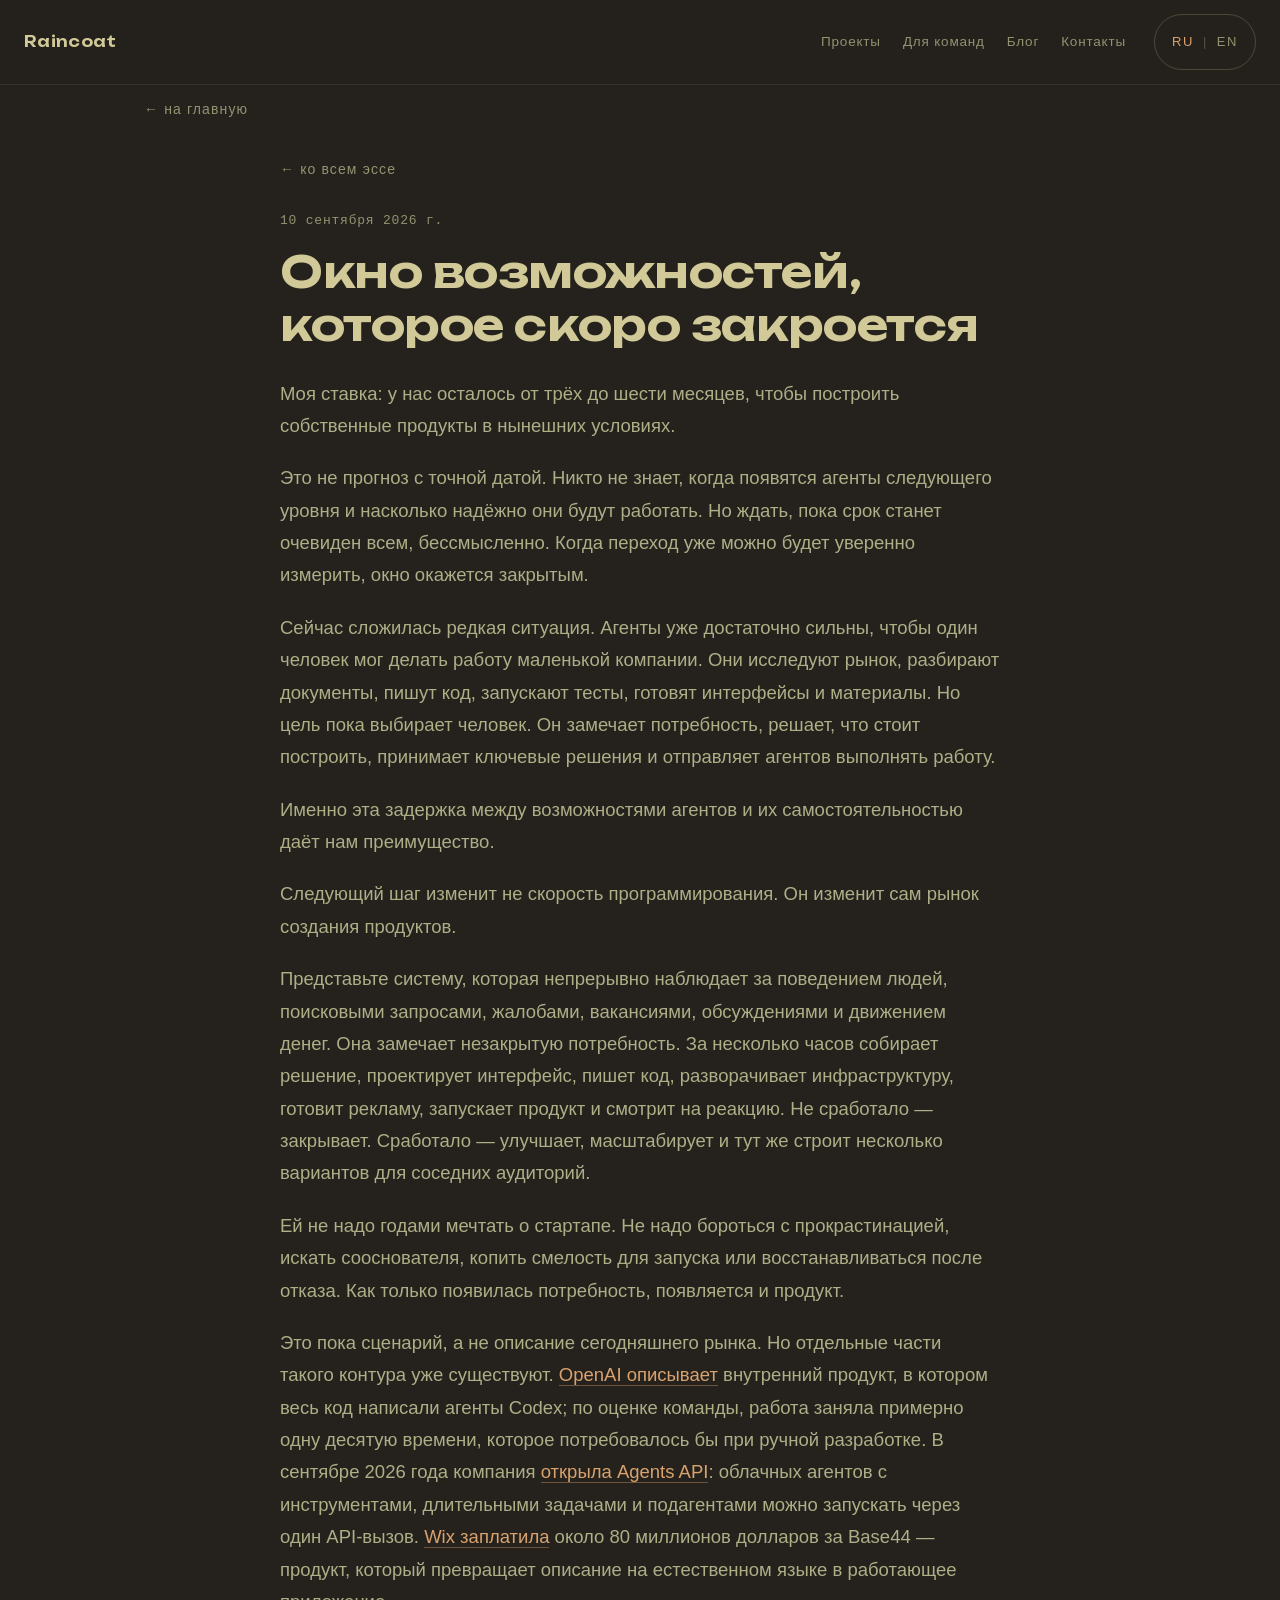
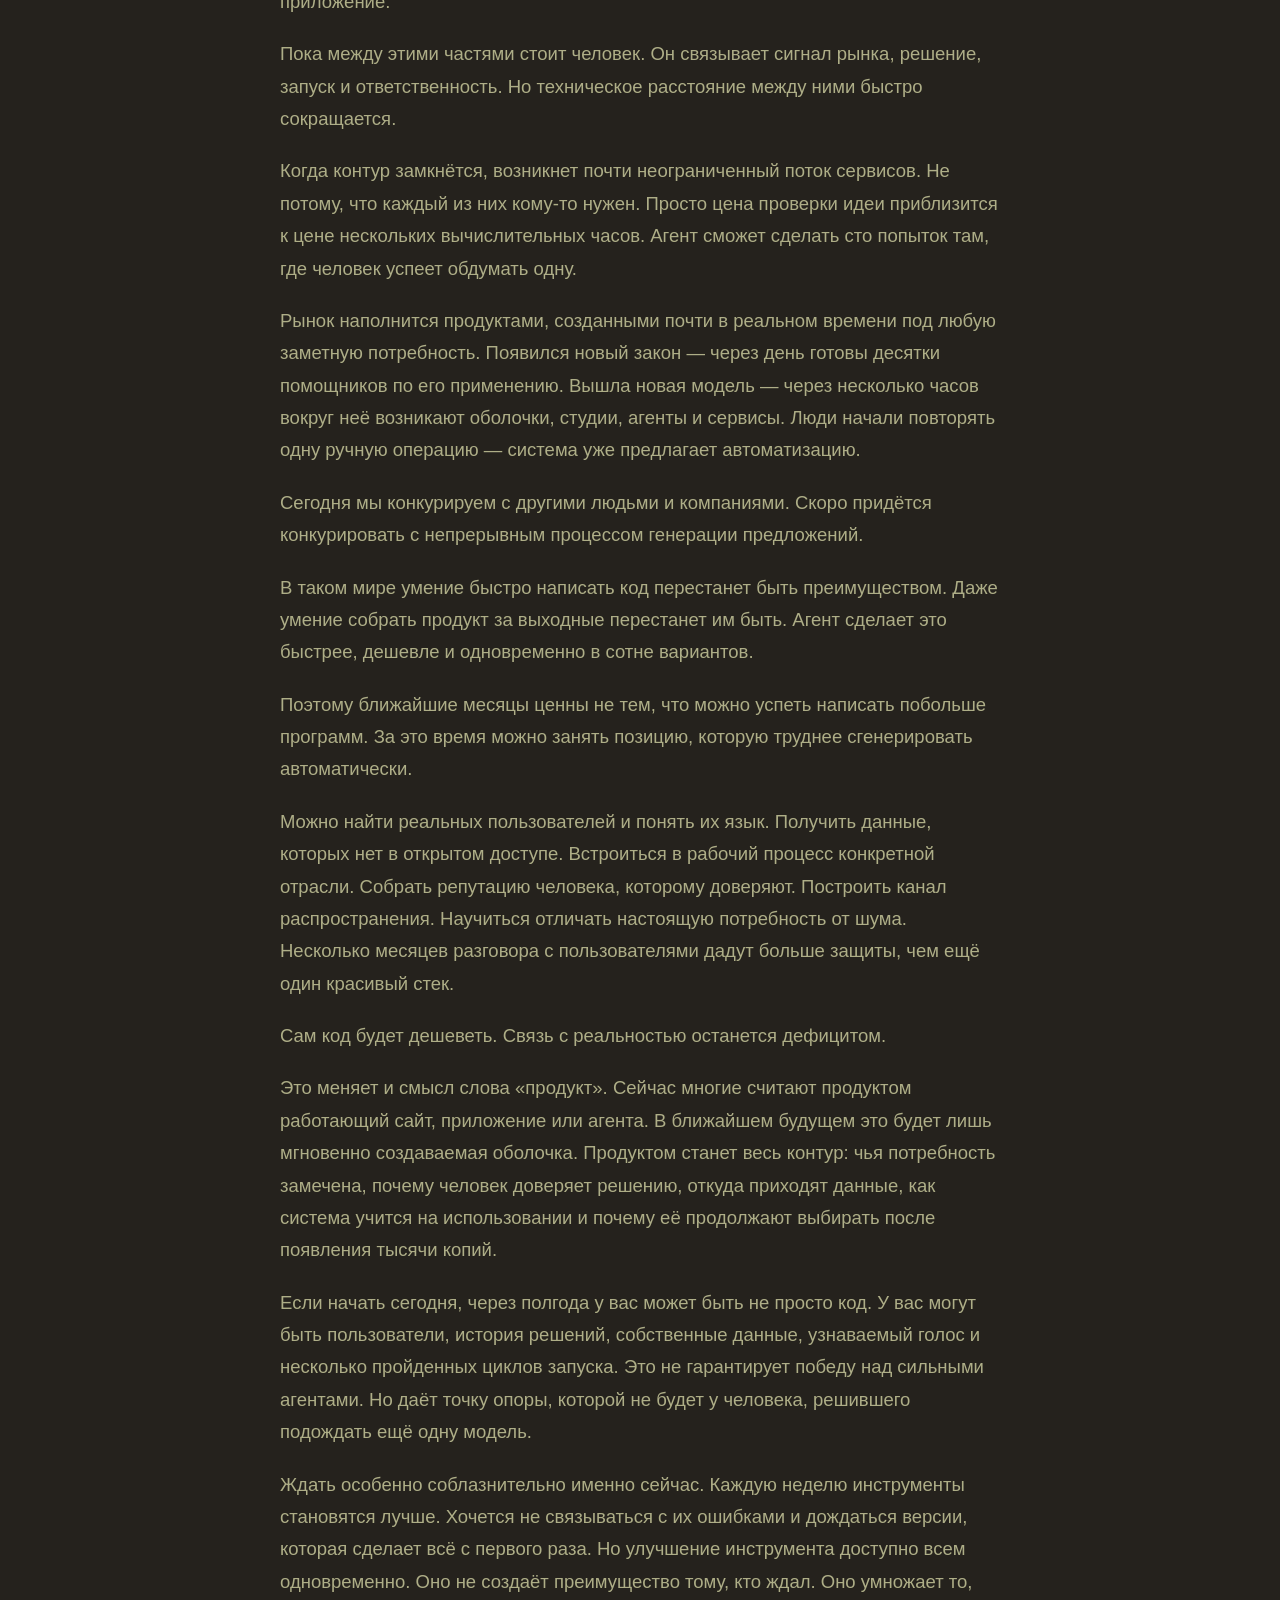
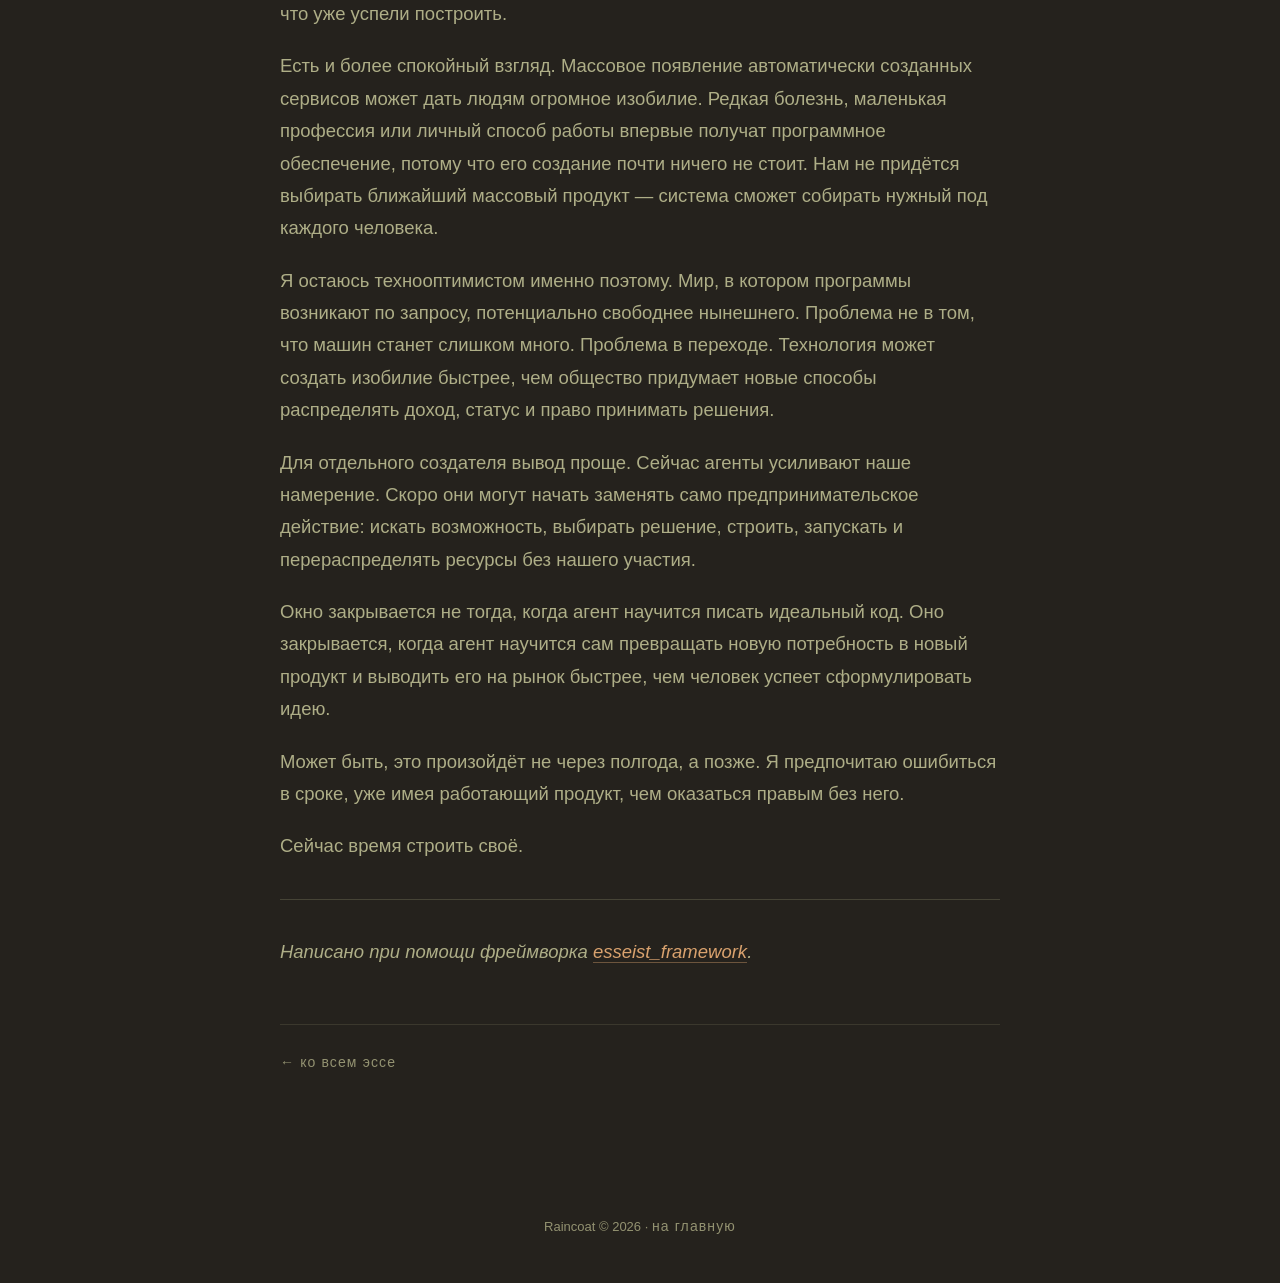
<file: articles/kompaniya-agentov-na-odnom-noutbuke/index.html>
<!DOCTYPE html>
<html lang="ru">
<head>
<base href="../../">
<meta charset="UTF-8">
<meta name="viewport" content="width=device-width, initial-scale=1.0">
<title>Окно возможностей, которое скоро закроется - Raincoat</title>
<meta name="description" content="Эссе о ближайших месяцах, когда человек ещё может построить собственный продукт до появления агентов, которые сами находят спрос и выводят решения на рынок.">
<link rel="canonical" href="https://raincoat.cc/articles/kompaniya-agentov-na-odnom-noutbuke/">
<link rel="alternate" hreflang="ru" href="https://raincoat.cc/articles/kompaniya-agentov-na-odnom-noutbuke/">
<link rel="alternate" hreflang="en" href="https://raincoat.cc/articles/kompaniya-agentov-na-odnom-noutbuke/en/">
<meta property="og:title" content="Окно возможностей, которое скоро закроется">
<meta property="og:description" content="Эссе о ближайших месяцах, когда человек ещё может построить собственный продукт до появления агентов, которые сами находят спрос и выводят решения на рынок.">
<meta property="og:type" content="article">
<meta property="og:locale" content="ru_RU">
<meta property="og:url" content="https://raincoat.cc/articles/kompaniya-agentov-na-odnom-noutbuke/">
<meta property="og:image" content="https://raincoat.cc/assets/blog/window-of-opportunity-cover.png">
<meta name="twitter:card" content="summary_large_image">
<meta name="twitter:title" content="Окно возможностей, которое скоро закроется">
<meta name="twitter:description" content="Эссе о ближайших месяцах, когда человек ещё может построить собственный продукт до появления агентов, которые сами находят спрос и выводят решения на рынок.">
<meta name="twitter:image" content="https://raincoat.cc/assets/blog/window-of-opportunity-cover.png">
<link rel="icon" href="data:image/svg+xml,%3Csvg xmlns='http://www.w3.org/2000/svg' viewBox='0 0 100 100'%3E%3Ccircle cx='50' cy='50' r='47' fill='%2325221D'/%3E%3Cpath d='M50 20c-17 0-29 13-29 25h58c0-12-12-25-29-25z' fill='%23D9A26E'/%3E%3Cpath d='M50 45v25a8 8 0 0 1-16 0' stroke='%23D9A26E' stroke-width='6' fill='none' stroke-linecap='round'/%3E%3C/svg%3E">
<style>
@font-face{
  font-family:'Unbounded';
  font-style:normal;
  font-weight:200 900;
  font-display:swap;
  src:url(assets/fonts/unbounded-latin.woff2) format('woff2');
  unicode-range:U+0000-00FF,U+0131,U+0152-0153,U+02BB-02BC,U+02C6,U+02DA,U+02DC,U+2000-206F,U+20AC,U+2122,U+2212,U+FEFF,U+FFFD;
}
@font-face{
  font-family:'Unbounded';
  font-style:normal;
  font-weight:200 900;
  font-display:swap;
  src:url(assets/fonts/unbounded-cyrillic.woff2) format('woff2');
  unicode-range:U+0301,U+0400-045F,U+0490-0491,U+04B0-04B1,U+2116;
}
:root{
  --charcoal:#25221D;
  --wood:#574938;
  --sage:#939271;
  --olive:#AEAE87;
  --cream:#D1C997;
  --amber:#D9A26E;
  --terracotta:#965E2F;
}
*{margin:0;padding:0;box-sizing:border-box}
html{scroll-behavior:smooth}
body{
  background:var(--charcoal);
  color:var(--cream);
  font-family:"Helvetica Neue",Helvetica,Arial,sans-serif;
  line-height:1.6;
  -webkit-font-smoothing:antialiased;
}
::selection{background:var(--terracotta);color:var(--cream)}

/* ---------- НАВИГАЦИЯ ---------- */
.site-nav{
  position:fixed;
  top:0;left:0;right:0;
  z-index:60;
  display:flex;
  align-items:center;
  gap:28px;
  padding:14px 24px;
  background:rgba(37,34,29,.55);
  border-bottom:1px solid rgba(147,146,113,.16);
  backdrop-filter:blur(12px);
  -webkit-backdrop-filter:blur(12px);
}
.brand{
  font-family:'Unbounded',"Helvetica Neue",sans-serif;
  font-weight:600;
  font-size:15px;
  letter-spacing:.02em;
  color:var(--cream);
  text-decoration:none;
  transition:color .3s;
}
.brand:hover{color:var(--amber)}
.nav-links{display:flex;gap:22px;margin-left:auto}
.nav-links a{color:var(--sage);text-decoration:none;font-size:13.5px;letter-spacing:.06em;transition:color .25s}
.nav-links a:hover{color:var(--amber)}
@media (max-width:720px){.nav-links{display:none}.site-nav{gap:0}.site-nav .lang-switch{margin-left:auto}}

/* ---------- ПЕРЕКЛЮЧАТЕЛЬ ЯЗЫКА ---------- */
.lang-switch{
  display:flex;
  align-items:center;
  gap:4px;
  padding:5px 12px;
  border:1px solid rgba(147,146,113,.35);
  border-radius:999px;
  font-size:13px;
  letter-spacing:.12em;
}
.lang-switch button{
  background:none;
  border:0;
  padding:2px 5px;
  font:inherit;
  letter-spacing:inherit;
  color:var(--sage);
  cursor:pointer;
  transition:color .25s;
}
.lang-switch button:hover{color:var(--cream)}
.lang-switch button.active{color:var(--amber)}
.lang-switch .sep{color:rgba(147,146,113,.45)}

.wrap{max-width:1040px;margin:0 auto;padding:0 24px}

/* ---------- HEADER ---------- */
header.page{padding:96px 0 0}
.back{
  display:inline-block;
  color:var(--sage);
  text-decoration:none;
  font-size:14px;
  letter-spacing:.08em;
  transition:color .3s;
}
.back:hover{color:var(--amber)}
.page-title{padding:48px 0 18px}
.section-label{
  color:var(--terracotta);
  font-size:14px;
  letter-spacing:.25em;
  text-transform:uppercase;
  margin-bottom:14px;
}
h1{
  font-family:'Unbounded',"Helvetica Neue",sans-serif;
  font-size:clamp(30px,4.6vw,52px);
  font-weight:600;
  letter-spacing:-.01em;
  color:var(--cream);
}
.lede{
  margin-top:14px;
  max-width:640px;
  color:var(--olive);
  font-size:clamp(15px,1.8vw,18px);
}

/* ---------- СПИСОК ЭССЕ ---------- */
.essays{display:flex;flex-direction:column;padding:26px 0 90px}
.essay-item{
  display:block;
  text-decoration:none;
  padding:26px 4px;
  border-bottom:1px solid rgba(147,146,113,.18);
  transition:padding-left .3s,border-color .3s;
}
.essay-item:first-child{border-top:1px solid rgba(147,146,113,.18)}
.essay-item:hover{padding-left:14px;border-color:rgba(217,162,110,.5)}
.essay-item time{
  display:block;
  font-family:"SF Mono",ui-monospace,Menlo,monospace;
  font-size:12.5px;
  color:var(--sage);
  letter-spacing:.06em;
  margin-bottom:6px;
}
.essay-item h2{
  font-family:'Unbounded',"Helvetica Neue",sans-serif;
  font-size:clamp(19px,2.5vw,26px);
  font-weight:500;
  color:var(--cream);
  transition:color .3s;
  line-height:1.3;
}
.essay-item:hover h2{color:var(--amber)}
.essay-item p{
  margin-top:8px;
  color:var(--olive);
  font-size:15px;
  max-width:640px;
}
.empty-state{
  padding:60px 0 90px;
  color:var(--sage);
  font-family:"SF Mono",ui-monospace,Menlo,monospace;
  font-size:14px;
}

/* ---------- ЧИТАЛКА ---------- */
.reader{display:none;max-width:720px;margin:0 auto;padding:34px 0 100px}
.reader.active{display:block}
.list-view.hidden{display:none}
.reader time{
  display:block;
  font-family:"SF Mono",ui-monospace,Menlo,monospace;
  font-size:13px;
  color:var(--sage);
  letter-spacing:.06em;
  margin-bottom:14px;
}
.reader-content{
  color:var(--olive);
  font-size:clamp(16.5px,1.9vw,18.5px);
  line-height:1.75;
}
.reader-content h1{
  font-size:clamp(28px,4vw,44px);
  margin-bottom:26px;
  line-height:1.2;
}
.reader-content h2{
  font-family:'Unbounded',"Helvetica Neue",sans-serif;
  font-size:clamp(20px,2.6vw,27px);
  font-weight:500;
  color:var(--cream);
  margin:44px 0 16px;
  line-height:1.3;
}
.reader-content h3{
  font-size:18px;
  font-weight:600;
  color:var(--cream);
  margin:34px 0 12px;
}
.reader-content p{margin:0 0 20px}
.reader-content strong{color:var(--cream);font-weight:600}
.reader-content em{font-style:italic}
.reader-content a{
  color:var(--amber);
  text-decoration:none;
  border-bottom:1px solid rgba(217,162,110,.4);
  transition:border-color .3s;
}
.reader-content a:hover{border-color:var(--amber)}
.reader-content ul,.reader-content ol{margin:0 0 20px;padding-left:26px}
.reader-content li{margin-bottom:8px}
.reader-content blockquote{
  margin:28px 0;
  padding:4px 0 4px 22px;
  border-left:2px solid var(--amber);
  color:var(--cream);
  font-style:italic;
}
.reader-content blockquote p:last-child{margin-bottom:0}
.reader-content code{
  font-family:"SF Mono",ui-monospace,Menlo,monospace;
  font-size:.88em;
  background:rgba(87,73,56,.4);
  border-radius:5px;
  padding:2px 7px;
  color:var(--cream);
}
.reader-content pre{
  margin:0 0 20px;
  padding:18px 20px;
  background:rgba(87,73,56,.28);
  border:1px solid rgba(147,146,113,.25);
  border-radius:10px;
  overflow-x:auto;
}
.reader-content pre code{background:none;padding:0;font-size:14px;line-height:1.6}
.reader-content hr{
  border:0;
  height:1px;
  background:rgba(147,146,113,.3);
  margin:36px 0;
}
.reader-content img{max-width:100%;height:auto;border-radius:10px;margin:8px 0 20px}
.reader-back{margin-bottom:30px}
.reader-footer{
  margin-top:56px;
  padding-top:24px;
  border-top:1px solid rgba(147,146,113,.2);
}

footer{
  text-align:center;
  color:var(--sage);
  font-size:13px;
  padding:40px 0 46px;
}
@media(max-width:560px){
  .essay-item{padding:20px 2px}
}
</style>
<link rel="stylesheet" href="assets/site.css?v=1">
</head>
<body data-post="kompaniya-agentov-na-odnom-noutbuke" data-entry-lang="ru">

<nav class="site-nav">
  <a class="brand" href="index.html">Raincoat</a>
  <div class="nav-links">
    <a href="index.html#products" data-site-i18n="cases">Проекты</a>
    <a href="team.html" data-site-i18n="teams">Для команд</a>
    <a href="blog.html" data-site-i18n="blog">Блог</a>
    <a href="index.html#contacts" data-site-i18n="contacts">Контакты</a>
  </div>
  <div class="lang-switch" role="group" aria-label="Language / Язык">
    <button type="button" data-lang="ru">RU</button>
    <span class="sep" aria-hidden="true">|</span>
    <button type="button" data-lang="en">EN</button>
  </div>
</nav>

<div class="wrap">

<noscript>
  <style>.list-view, header.page, footer { display: none; }</style>
  <article class="reader active static-article-summary">
    <div class="reader-content"><h1>Окно возможностей, которое скоро закроется</h1><p>Эссе о ближайших месяцах, когда человек ещё может построить собственный продукт до появления агентов, которые сами находят спрос и выводят решения на рынок.</p></div>
    <p><a class="back" href="posts/kompaniya-agentov-na-odnom-noutbuke.md">Прочитать статью без JavaScript</a></p>
    <p><a class="back" href="blog.html">Все эссе</a></p>
  </article>
</noscript>

<header class="page">
  <a class="back" href="index.html" data-i18n="projects.back">&larr; на главную</a>
</header>

<div class="list-view" id="listView">
  <div class="page-title">
    <p class="section-label" data-i18n="blog.label">Блог</p>
    <h1 data-i18n="blog.h1">Эссе</h1>
    <p class="lede" data-i18n="blog.lede">Тексты, которые пишутся медленно: инструменты и агенты, созерцательная практика, проекты и релизы.</p>
  </div>
  <div class="essays" id="essays"></div>
</div>

<article class="reader" id="reader">
  <p class="reader-back"><a class="back" href="blog.html" id="readerBack" data-i18n="blog.backToList">&larr; ко всем эссе</a></p>
  <time id="readerDate"></time>
  <div class="reader-content" id="readerContent"></div>
  <p class="reader-footer"><a class="back" href="blog.html" data-i18n="blog.backToList">&larr; ко всем эссе</a></p>
</article>

<footer>Raincoat &copy; 2026 &middot; <a class="back" href="index.html" data-i18n="projects.backShort">на главную</a></footer>

</div><!-- /wrap -->

<script src="i18n.js?v=4"></script>
<script src="assets/site.js?v=1"></script>
<script>
(()=>{
'use strict';

/* ---------- мини-рендерер Markdown (без зависимостей) ---------- */
function esc(s){return s.replace(/&/g,'&amp;').replace(/</g,'&lt;').replace(/>/g,'&gt;');}
function inline(s){
  return s
    .replace(/!\[([^\]]*)\]\(([^)\s]+)\)/g,function(match,alt,src){
      var size='';
      if(src==='assets/blog/window-of-opportunity-cover.png')size=' width="1672" height="941"';
      if(src==='assets/blog/agent-product-loop.png')size=' width="1600" height="900"';
      return '<img src="'+src+'" alt="'+alt+'" loading="lazy" decoding="async"'+size+'>';
    })
    .replace(/\[([^\]]+)\]\(([^)\s]+)\)/g,'<a href="$2" target="_blank" rel="noopener">$1</a>')
    .replace(/`([^`]+)`/g,'<code>$1</code>')
    .replace(/\*\*([^*]+)\*\*/g,'<strong>$1</strong>')
    .replace(/(^|[^*])\*([^*\n]+)\*/g,'$1<em>$2</em>');
}
function renderMd(md){
  const lines=md.replace(/\r\n/g,'\n').split('\n');
  const out=[];
  let i=0,para=[],listType=null,listBuf=[],quoteBuf=[];
  const flushPara=()=>{if(para.length){out.push('<p>'+inline(para.join(' '))+'</p>');para=[];}};
  const flushList=()=>{if(listType){out.push('<'+listType+'>'+listBuf.map(x=>'<li>'+inline(x)+'</li>').join('')+'</'+listType+'>');listType=null;listBuf=[];}};
  const flushQuote=()=>{if(quoteBuf.length){out.push('<blockquote><p>'+quoteBuf.map(inline).join('</p><p>')+'</p></blockquote>');quoteBuf=[];}};
  const flushAll=()=>{flushPara();flushList();flushQuote();};
  while(i<lines.length){
    const raw=lines[i];
    /* блок кода ``` */
    if(/^```/.test(raw)){
      flushAll();
      const buf=[];i++;
      while(i<lines.length&&!/^```/.test(lines[i])){buf.push(lines[i]);i++;}
      out.push('<pre><code>'+esc(buf.join('\n'))+'</code></pre>');
      i++;continue;
    }
    const l=esc(raw);
    let m;
    if(!l.trim()){flushAll();i++;continue;}
    if(m=l.match(/^(#{1,3})\s+(.*)/)){flushAll();const n=m[1].length;out.push('<h'+n+'>'+inline(m[2])+'</h'+n+'>');i++;continue;}
    if(/^(---|\*\*\*)\s*$/.test(l)){flushAll();out.push('<hr>');i++;continue;}
    if(m=l.match(/^&gt;\s?(.*)/)){flushPara();flushList();quoteBuf.push(m[1]);i++;continue;}
    if(m=l.match(/^[-*]\s+(.*)/)){flushPara();flushQuote();if(listType!=='ul'){flushList();listType='ul';}listBuf.push(m[1]);i++;continue;}
    if(m=l.match(/^\d+\.\s+(.*)/)){flushPara();flushQuote();if(listType!=='ol'){flushList();listType='ol';}listBuf.push(m[1]);i++;continue;}
    flushList();flushQuote();para.push(l.trim());i++;
  }
  flushAll();
  return out.join('\n');
}

/* ---------- данные и роутинг ---------- */
const listView=document.getElementById('listView');
const reader=document.getElementById('reader');
const essaysEl=document.getElementById('essays');
const entrySlug=document.body.dataset.post||'';
const entryLang=document.body.dataset.entryLang||'';

if(entryLang&&i18n.lang!==entryLang)i18n.setLang(entryLang);

function fmtDate(iso){
  try{
    return new Intl.DateTimeFormat(i18n.lang==='ru'?'ru-RU':'en-US',{day:'numeric',month:'long',year:'numeric'}).format(new Date(iso+'T00:00:00'));
  }catch(e){return iso;}
}

let POSTS=[];

function renderList(){
  if(!POSTS.length){
    essaysEl.innerHTML='<p class="empty-state">'+i18n.t('blog.empty')+'</p>';
    return;
  }
  const en=i18n.lang==='en';
  essaysEl.innerHTML=POSTS.map(p=>{
    const title=en&&p.title_en?p.title_en:p.title;
    const desc=en&&p.desc_en?p.desc_en:p.desc;
    var route='articles/'+encodeURIComponent(p.slug)+'/';
    if(en&&p.en)route+='en/';
    else if(en)route+='?lang=en';
    return '<a class="essay-item" href="'+route+'">'+
      '<time datetime="'+p.date+'">'+fmtDate(p.date)+'</time>'+
      '<h2>'+esc(title)+'</h2>'+
      (desc?'<p>'+esc(desc)+'</p>':'')+
    '</a>';
  }).join('');
}

function showPost(slug){
  const meta=POSTS.find(p=>p.slug===slug);
  /* у поста с en:true своя английская версия <slug>.en.md - берём её, когда сайт на английском */
  const useEn=i18n.lang==='en'&&meta&&meta.en;
  fetch('posts/'+slug+(useEn?'.en':'')+'.md')
    .then(r=>{if(!r.ok)throw 0;return r.text();})
    .then(md=>{
      listView.classList.add('hidden');
      reader.classList.add('active');
      document.getElementById('readerDate').textContent=meta?fmtDate(meta.date):'';
      document.getElementById('readerContent').innerHTML=renderMd(md);
      if(meta)document.title=(useEn&&meta.title_en?meta.title_en:meta.title)+' - Raincoat';
      scrollTo(0,0);
    })
    .catch(()=>{location.href='blog.html';});
}

fetch('posts/index.json')
  .then(r=>r.json())
  .then(posts=>{
    POSTS=posts.sort((a,b)=>b.date.localeCompare(a.date));
    let slug=entrySlug||new URLSearchParams(location.search).get('post');
    /* старые ссылки вида ?post=<slug>-en - редиректим на единый пост с английским языком */
    if(slug&&!POSTS.find(p=>p.slug===slug)&&/-en$/.test(slug)){
      const base=slug.replace(/-en$/,'');
      if(POSTS.find(p=>p.slug===base)){
        slug=base;
        i18n.setLang('en');
        try{history.replaceState(null,'','blog.html?post='+encodeURIComponent(base));}catch(e){}
      }
    }
    if(slug){renderList();showPost(slug);}
    else renderList();
  })
  .catch(()=>{
    essaysEl.innerHTML='<p class="empty-state">'+i18n.t('blog.empty')+'</p>';
  });

/* список и открытый пост зависят от языка */
document.addEventListener('langchange',()=>{
  renderList();
  const slug=entrySlug||new URLSearchParams(location.search).get('post');
  const meta=POSTS.find(p=>p.slug===slug);
  if(entrySlug&&entryLang){
    const route='articles/'+encodeURIComponent(slug)+'/'+(i18n.lang==='en'?'en/':'');
    location.href=route;
    return;
  }
  if(slug&&meta)showPost(slug);
});
})();
</script>
</body>
</html>
</file>
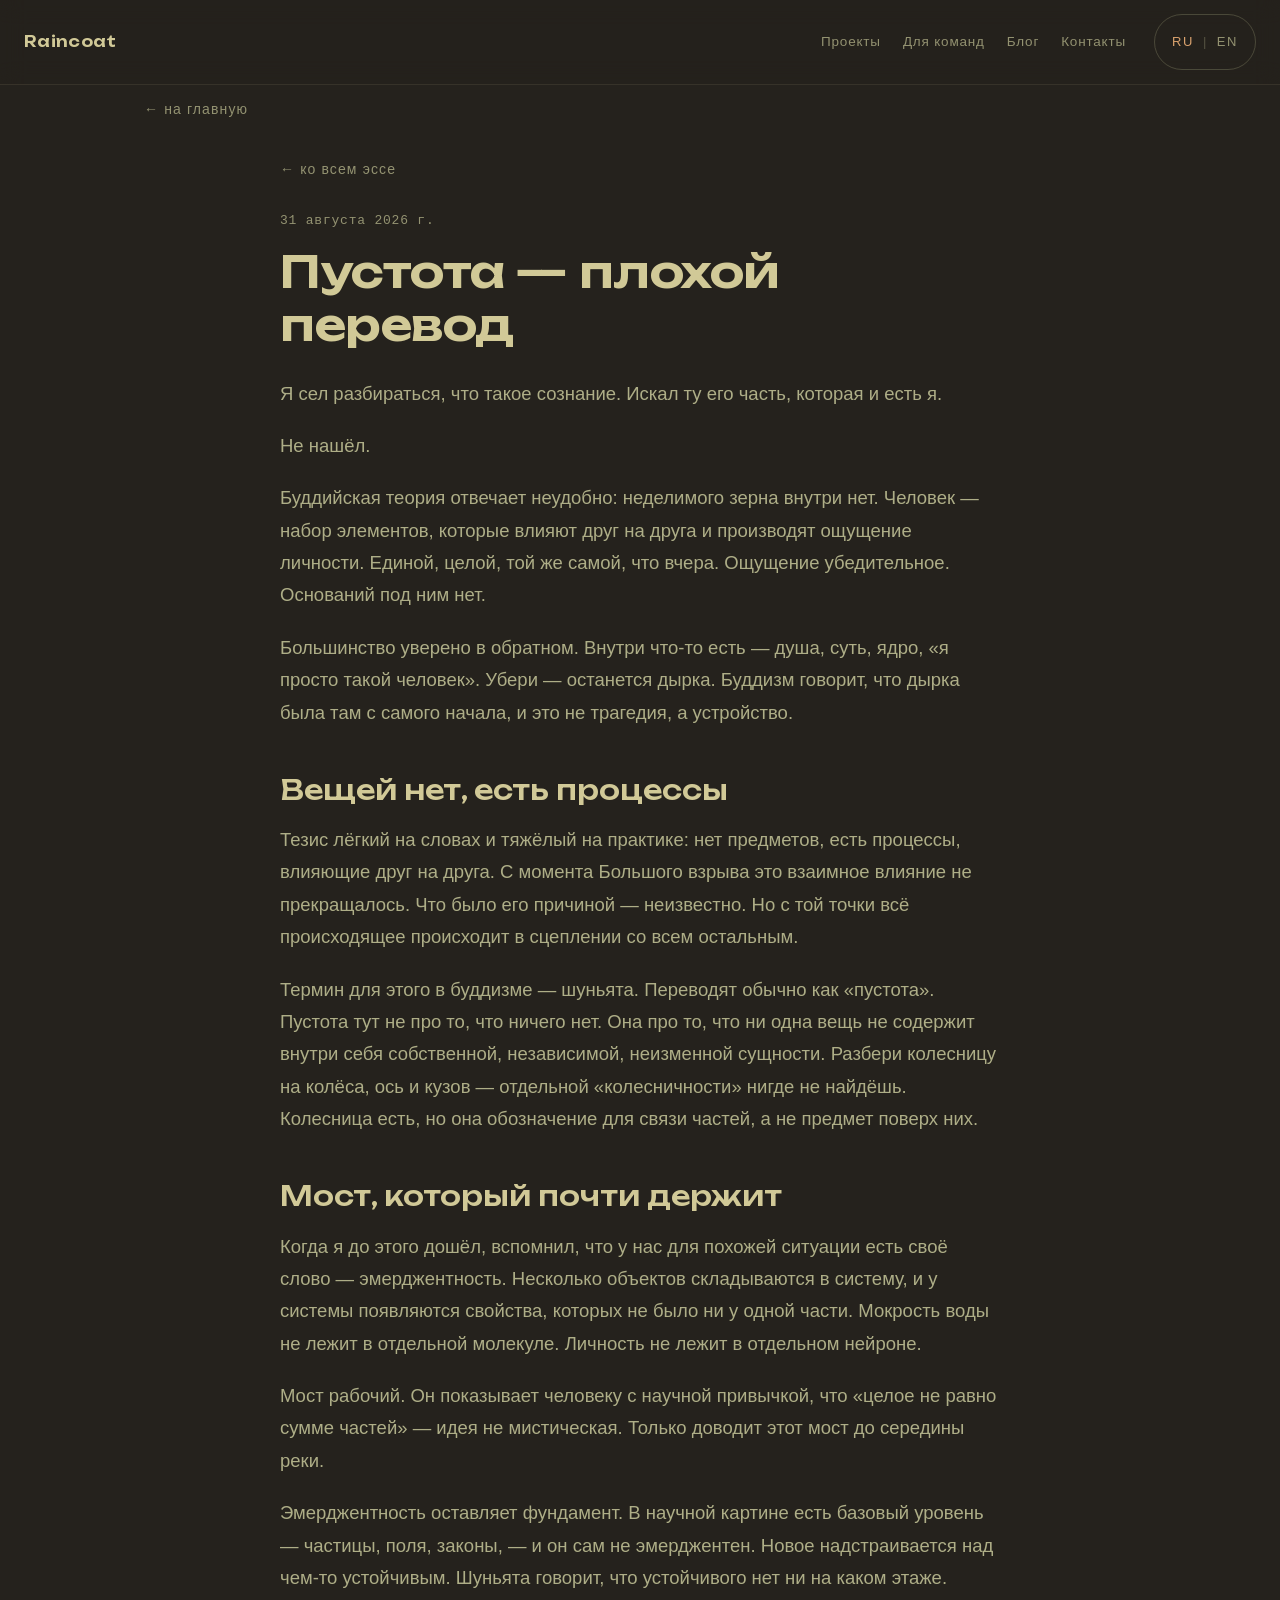
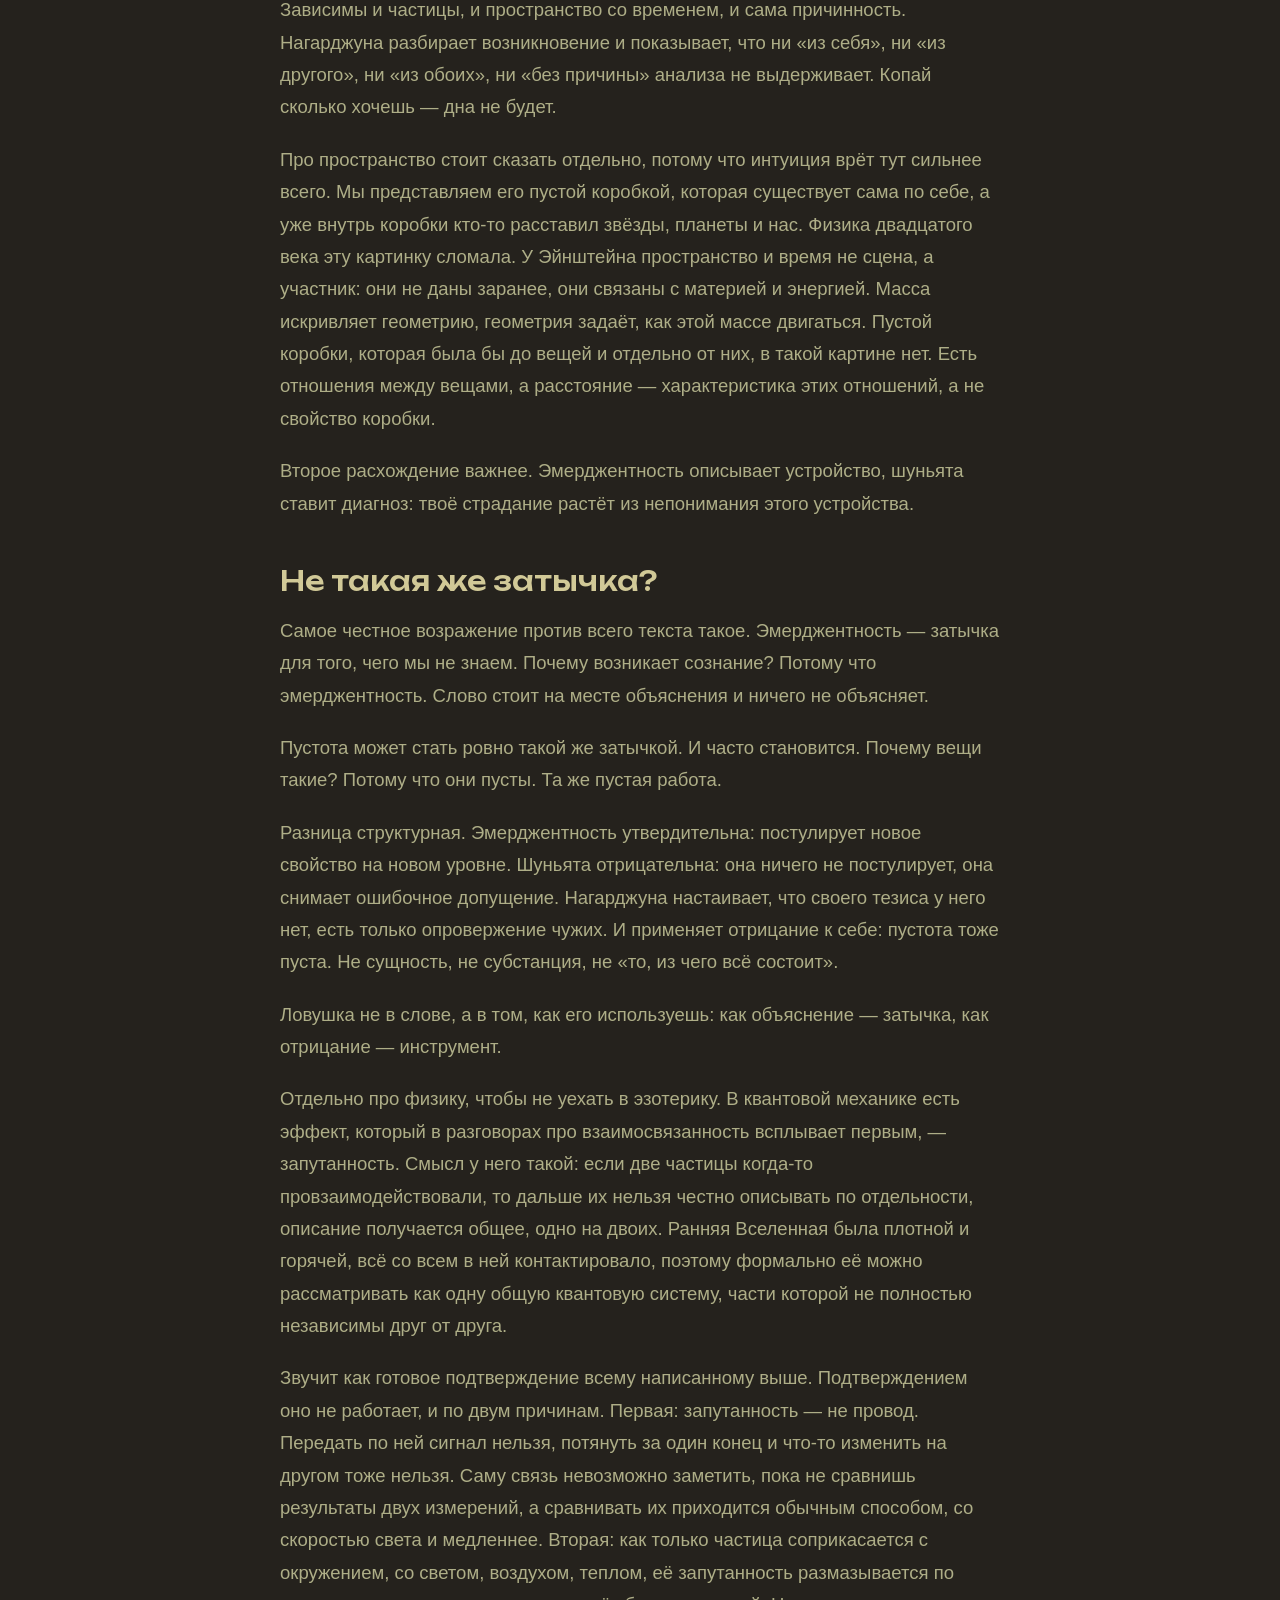
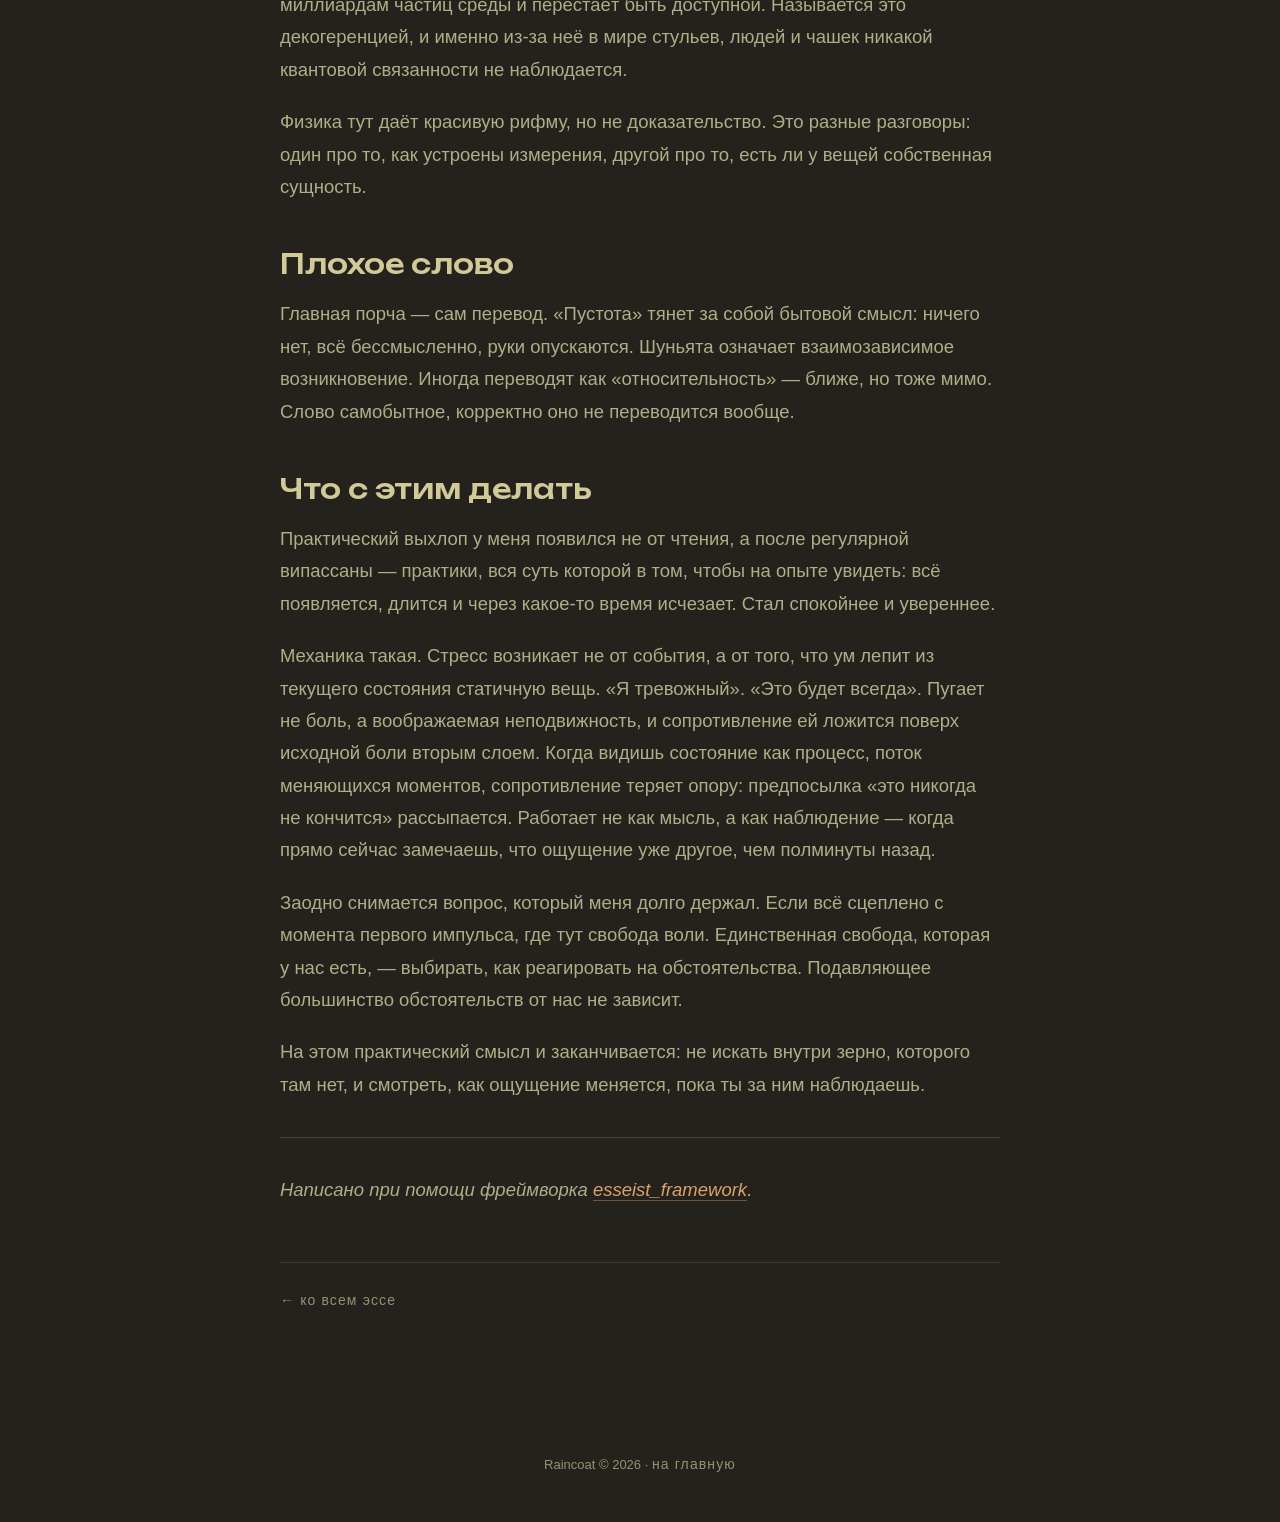
<file: articles/pustota-plohoy-perevod/index.html>
<!DOCTYPE html>
<html lang="ru">
<head>
<base href="../../">
<meta charset="UTF-8">
<meta name="viewport" content="width=device-width, initial-scale=1.0">
<title>Пустота - плохой перевод - Raincoat</title>
<meta name="description" content="Эссе о шуньяте: почему «пустота» не значит «ничего нет», чем она отличается от эмерджентности и что из этого следует для стресса и свободы воли.">
<link rel="canonical" href="https://raincoat.cc/articles/pustota-plohoy-perevod/">
<link rel="alternate" hreflang="ru" href="https://raincoat.cc/articles/pustota-plohoy-perevod/">
<link rel="alternate" hreflang="en" href="https://raincoat.cc/articles/pustota-plohoy-perevod/en/">
<meta property="og:title" content="Пустота - плохой перевод">
<meta property="og:description" content="Эссе о шуньяте: почему «пустота» не значит «ничего нет», чем она отличается от эмерджентности и что из этого следует для стресса и свободы воли.">
<meta property="og:type" content="article">
<meta property="og:locale" content="ru_RU">
<meta property="og:url" content="https://raincoat.cc/articles/pustota-plohoy-perevod/">
<meta property="og:image" content="https://raincoat.cc/assets/og.png">
<meta name="twitter:card" content="summary_large_image">
<meta name="twitter:title" content="Пустота - плохой перевод">
<meta name="twitter:description" content="Эссе о шуньяте: почему «пустота» не значит «ничего нет», чем она отличается от эмерджентности и что из этого следует для стресса и свободы воли.">
<meta name="twitter:image" content="https://raincoat.cc/assets/og.png">
<link rel="icon" href="data:image/svg+xml,%3Csvg xmlns='http://www.w3.org/2000/svg' viewBox='0 0 100 100'%3E%3Ccircle cx='50' cy='50' r='47' fill='%2325221D'/%3E%3Cpath d='M50 20c-17 0-29 13-29 25h58c0-12-12-25-29-25z' fill='%23D9A26E'/%3E%3Cpath d='M50 45v25a8 8 0 0 1-16 0' stroke='%23D9A26E' stroke-width='6' fill='none' stroke-linecap='round'/%3E%3C/svg%3E">
<style>
@font-face{
  font-family:'Unbounded';
  font-style:normal;
  font-weight:200 900;
  font-display:swap;
  src:url(assets/fonts/unbounded-latin.woff2) format('woff2');
  unicode-range:U+0000-00FF,U+0131,U+0152-0153,U+02BB-02BC,U+02C6,U+02DA,U+02DC,U+2000-206F,U+20AC,U+2122,U+2212,U+FEFF,U+FFFD;
}
@font-face{
  font-family:'Unbounded';
  font-style:normal;
  font-weight:200 900;
  font-display:swap;
  src:url(assets/fonts/unbounded-cyrillic.woff2) format('woff2');
  unicode-range:U+0301,U+0400-045F,U+0490-0491,U+04B0-04B1,U+2116;
}
:root{
  --charcoal:#25221D;
  --wood:#574938;
  --sage:#939271;
  --olive:#AEAE87;
  --cream:#D1C997;
  --amber:#D9A26E;
  --terracotta:#965E2F;
}
*{margin:0;padding:0;box-sizing:border-box}
html{scroll-behavior:smooth}
body{
  background:var(--charcoal);
  color:var(--cream);
  font-family:"Helvetica Neue",Helvetica,Arial,sans-serif;
  line-height:1.6;
  -webkit-font-smoothing:antialiased;
}
::selection{background:var(--terracotta);color:var(--cream)}

/* ---------- НАВИГАЦИЯ ---------- */
.site-nav{
  position:fixed;
  top:0;left:0;right:0;
  z-index:60;
  display:flex;
  align-items:center;
  gap:28px;
  padding:14px 24px;
  background:rgba(37,34,29,.55);
  border-bottom:1px solid rgba(147,146,113,.16);
  backdrop-filter:blur(12px);
  -webkit-backdrop-filter:blur(12px);
}
.brand{
  font-family:'Unbounded',"Helvetica Neue",sans-serif;
  font-weight:600;
  font-size:15px;
  letter-spacing:.02em;
  color:var(--cream);
  text-decoration:none;
  transition:color .3s;
}
.brand:hover{color:var(--amber)}
.nav-links{display:flex;gap:22px;margin-left:auto}
.nav-links a{color:var(--sage);text-decoration:none;font-size:13.5px;letter-spacing:.06em;transition:color .25s}
.nav-links a:hover{color:var(--amber)}
@media (max-width:720px){.nav-links{display:none}.site-nav{gap:0}.site-nav .lang-switch{margin-left:auto}}

/* ---------- ПЕРЕКЛЮЧАТЕЛЬ ЯЗЫКА ---------- */
.lang-switch{
  display:flex;
  align-items:center;
  gap:4px;
  padding:5px 12px;
  border:1px solid rgba(147,146,113,.35);
  border-radius:999px;
  font-size:13px;
  letter-spacing:.12em;
}
.lang-switch button{
  background:none;
  border:0;
  padding:2px 5px;
  font:inherit;
  letter-spacing:inherit;
  color:var(--sage);
  cursor:pointer;
  transition:color .25s;
}
.lang-switch button:hover{color:var(--cream)}
.lang-switch button.active{color:var(--amber)}
.lang-switch .sep{color:rgba(147,146,113,.45)}

.wrap{max-width:1040px;margin:0 auto;padding:0 24px}

/* ---------- HEADER ---------- */
header.page{padding:96px 0 0}
.back{
  display:inline-block;
  color:var(--sage);
  text-decoration:none;
  font-size:14px;
  letter-spacing:.08em;
  transition:color .3s;
}
.back:hover{color:var(--amber)}
.page-title{padding:48px 0 18px}
.section-label{
  color:var(--terracotta);
  font-size:14px;
  letter-spacing:.25em;
  text-transform:uppercase;
  margin-bottom:14px;
}
h1{
  font-family:'Unbounded',"Helvetica Neue",sans-serif;
  font-size:clamp(30px,4.6vw,52px);
  font-weight:600;
  letter-spacing:-.01em;
  color:var(--cream);
}
.lede{
  margin-top:14px;
  max-width:640px;
  color:var(--olive);
  font-size:clamp(15px,1.8vw,18px);
}

/* ---------- СПИСОК ЭССЕ ---------- */
.essays{display:flex;flex-direction:column;padding:26px 0 90px}
.essay-item{
  display:block;
  text-decoration:none;
  padding:26px 4px;
  border-bottom:1px solid rgba(147,146,113,.18);
  transition:padding-left .3s,border-color .3s;
}
.essay-item:first-child{border-top:1px solid rgba(147,146,113,.18)}
.essay-item:hover{padding-left:14px;border-color:rgba(217,162,110,.5)}
.essay-item time{
  display:block;
  font-family:"SF Mono",ui-monospace,Menlo,monospace;
  font-size:12.5px;
  color:var(--sage);
  letter-spacing:.06em;
  margin-bottom:6px;
}
.essay-item h2{
  font-family:'Unbounded',"Helvetica Neue",sans-serif;
  font-size:clamp(19px,2.5vw,26px);
  font-weight:500;
  color:var(--cream);
  transition:color .3s;
  line-height:1.3;
}
.essay-item:hover h2{color:var(--amber)}
.essay-item p{
  margin-top:8px;
  color:var(--olive);
  font-size:15px;
  max-width:640px;
}
.empty-state{
  padding:60px 0 90px;
  color:var(--sage);
  font-family:"SF Mono",ui-monospace,Menlo,monospace;
  font-size:14px;
}

/* ---------- ЧИТАЛКА ---------- */
.reader{display:none;max-width:720px;margin:0 auto;padding:34px 0 100px}
.reader.active{display:block}
.list-view.hidden{display:none}
.reader time{
  display:block;
  font-family:"SF Mono",ui-monospace,Menlo,monospace;
  font-size:13px;
  color:var(--sage);
  letter-spacing:.06em;
  margin-bottom:14px;
}
.reader-content{
  color:var(--olive);
  font-size:clamp(16.5px,1.9vw,18.5px);
  line-height:1.75;
}
.reader-content h1{
  font-size:clamp(28px,4vw,44px);
  margin-bottom:26px;
  line-height:1.2;
}
.reader-content h2{
  font-family:'Unbounded',"Helvetica Neue",sans-serif;
  font-size:clamp(20px,2.6vw,27px);
  font-weight:500;
  color:var(--cream);
  margin:44px 0 16px;
  line-height:1.3;
}
.reader-content h3{
  font-size:18px;
  font-weight:600;
  color:var(--cream);
  margin:34px 0 12px;
}
.reader-content p{margin:0 0 20px}
.reader-content strong{color:var(--cream);font-weight:600}
.reader-content em{font-style:italic}
.reader-content a{
  color:var(--amber);
  text-decoration:none;
  border-bottom:1px solid rgba(217,162,110,.4);
  transition:border-color .3s;
}
.reader-content a:hover{border-color:var(--amber)}
.reader-content ul,.reader-content ol{margin:0 0 20px;padding-left:26px}
.reader-content li{margin-bottom:8px}
.reader-content blockquote{
  margin:28px 0;
  padding:4px 0 4px 22px;
  border-left:2px solid var(--amber);
  color:var(--cream);
  font-style:italic;
}
.reader-content blockquote p:last-child{margin-bottom:0}
.reader-content code{
  font-family:"SF Mono",ui-monospace,Menlo,monospace;
  font-size:.88em;
  background:rgba(87,73,56,.4);
  border-radius:5px;
  padding:2px 7px;
  color:var(--cream);
}
.reader-content pre{
  margin:0 0 20px;
  padding:18px 20px;
  background:rgba(87,73,56,.28);
  border:1px solid rgba(147,146,113,.25);
  border-radius:10px;
  overflow-x:auto;
}
.reader-content pre code{background:none;padding:0;font-size:14px;line-height:1.6}
.reader-content hr{
  border:0;
  height:1px;
  background:rgba(147,146,113,.3);
  margin:36px 0;
}
.reader-content img{max-width:100%;height:auto;border-radius:10px;margin:8px 0 20px}
.reader-back{margin-bottom:30px}
.reader-footer{
  margin-top:56px;
  padding-top:24px;
  border-top:1px solid rgba(147,146,113,.2);
}

footer{
  text-align:center;
  color:var(--sage);
  font-size:13px;
  padding:40px 0 46px;
}
@media(max-width:560px){
  .essay-item{padding:20px 2px}
}
</style>
<link rel="stylesheet" href="assets/site.css?v=1">
</head>
<body data-post="pustota-plohoy-perevod" data-entry-lang="ru">

<nav class="site-nav">
  <a class="brand" href="index.html">Raincoat</a>
  <div class="nav-links">
    <a href="index.html#products" data-site-i18n="cases">Проекты</a>
    <a href="team.html" data-site-i18n="teams">Для команд</a>
    <a href="blog.html" data-site-i18n="blog">Блог</a>
    <a href="index.html#contacts" data-site-i18n="contacts">Контакты</a>
  </div>
  <div class="lang-switch" role="group" aria-label="Language / Язык">
    <button type="button" data-lang="ru">RU</button>
    <span class="sep" aria-hidden="true">|</span>
    <button type="button" data-lang="en">EN</button>
  </div>
</nav>

<div class="wrap">

<noscript>
  <style>.list-view, header.page, footer { display: none; }</style>
  <article class="reader active static-article-summary">
    <div class="reader-content"><h1>Пустота - плохой перевод</h1><p>Эссе о шуньяте: почему «пустота» не значит «ничего нет», чем она отличается от эмерджентности и что из этого следует для стресса и свободы воли.</p></div>
    <p><a class="back" href="posts/pustota-plohoy-perevod.md">Прочитать статью без JavaScript</a></p>
    <p><a class="back" href="blog.html">Все эссе</a></p>
  </article>
</noscript>

<header class="page">
  <a class="back" href="index.html" data-i18n="projects.back">&larr; на главную</a>
</header>

<div class="list-view" id="listView">
  <div class="page-title">
    <p class="section-label" data-i18n="blog.label">Блог</p>
    <h1 data-i18n="blog.h1">Эссе</h1>
    <p class="lede" data-i18n="blog.lede">Тексты, которые пишутся медленно: инструменты и агенты, созерцательная практика, проекты и релизы.</p>
  </div>
  <div class="essays" id="essays"></div>
</div>

<article class="reader" id="reader">
  <p class="reader-back"><a class="back" href="blog.html" id="readerBack" data-i18n="blog.backToList">&larr; ко всем эссе</a></p>
  <time id="readerDate"></time>
  <div class="reader-content" id="readerContent"></div>
  <p class="reader-footer"><a class="back" href="blog.html" data-i18n="blog.backToList">&larr; ко всем эссе</a></p>
</article>

<footer>Raincoat &copy; 2026 &middot; <a class="back" href="index.html" data-i18n="projects.backShort">на главную</a></footer>

</div><!-- /wrap -->

<script src="i18n.js?v=4"></script>
<script src="assets/site.js?v=1"></script>
<script>
(()=>{
'use strict';

/* ---------- мини-рендерер Markdown (без зависимостей) ---------- */
function esc(s){return s.replace(/&/g,'&amp;').replace(/</g,'&lt;').replace(/>/g,'&gt;');}
function inline(s){
  return s
    .replace(/!\[([^\]]*)\]\(([^)\s]+)\)/g,function(match,alt,src){
      var size='';
      if(src==='assets/blog/window-of-opportunity-cover.png')size=' width="1672" height="941"';
      if(src==='assets/blog/agent-product-loop.png')size=' width="1600" height="900"';
      return '<img src="'+src+'" alt="'+alt+'" loading="lazy" decoding="async"'+size+'>';
    })
    .replace(/\[([^\]]+)\]\(([^)\s]+)\)/g,'<a href="$2" target="_blank" rel="noopener">$1</a>')
    .replace(/`([^`]+)`/g,'<code>$1</code>')
    .replace(/\*\*([^*]+)\*\*/g,'<strong>$1</strong>')
    .replace(/(^|[^*])\*([^*\n]+)\*/g,'$1<em>$2</em>');
}
function renderMd(md){
  const lines=md.replace(/\r\n/g,'\n').split('\n');
  const out=[];
  let i=0,para=[],listType=null,listBuf=[],quoteBuf=[];
  const flushPara=()=>{if(para.length){out.push('<p>'+inline(para.join(' '))+'</p>');para=[];}};
  const flushList=()=>{if(listType){out.push('<'+listType+'>'+listBuf.map(x=>'<li>'+inline(x)+'</li>').join('')+'</'+listType+'>');listType=null;listBuf=[];}};
  const flushQuote=()=>{if(quoteBuf.length){out.push('<blockquote><p>'+quoteBuf.map(inline).join('</p><p>')+'</p></blockquote>');quoteBuf=[];}};
  const flushAll=()=>{flushPara();flushList();flushQuote();};
  while(i<lines.length){
    const raw=lines[i];
    /* блок кода ``` */
    if(/^```/.test(raw)){
      flushAll();
      const buf=[];i++;
      while(i<lines.length&&!/^```/.test(lines[i])){buf.push(lines[i]);i++;}
      out.push('<pre><code>'+esc(buf.join('\n'))+'</code></pre>');
      i++;continue;
    }
    const l=esc(raw);
    let m;
    if(!l.trim()){flushAll();i++;continue;}
    if(m=l.match(/^(#{1,3})\s+(.*)/)){flushAll();const n=m[1].length;out.push('<h'+n+'>'+inline(m[2])+'</h'+n+'>');i++;continue;}
    if(/^(---|\*\*\*)\s*$/.test(l)){flushAll();out.push('<hr>');i++;continue;}
    if(m=l.match(/^&gt;\s?(.*)/)){flushPara();flushList();quoteBuf.push(m[1]);i++;continue;}
    if(m=l.match(/^[-*]\s+(.*)/)){flushPara();flushQuote();if(listType!=='ul'){flushList();listType='ul';}listBuf.push(m[1]);i++;continue;}
    if(m=l.match(/^\d+\.\s+(.*)/)){flushPara();flushQuote();if(listType!=='ol'){flushList();listType='ol';}listBuf.push(m[1]);i++;continue;}
    flushList();flushQuote();para.push(l.trim());i++;
  }
  flushAll();
  return out.join('\n');
}

/* ---------- данные и роутинг ---------- */
const listView=document.getElementById('listView');
const reader=document.getElementById('reader');
const essaysEl=document.getElementById('essays');
const entrySlug=document.body.dataset.post||'';
const entryLang=document.body.dataset.entryLang||'';

if(entryLang&&i18n.lang!==entryLang)i18n.setLang(entryLang);

function fmtDate(iso){
  try{
    return new Intl.DateTimeFormat(i18n.lang==='ru'?'ru-RU':'en-US',{day:'numeric',month:'long',year:'numeric'}).format(new Date(iso+'T00:00:00'));
  }catch(e){return iso;}
}

let POSTS=[];

function renderList(){
  if(!POSTS.length){
    essaysEl.innerHTML='<p class="empty-state">'+i18n.t('blog.empty')+'</p>';
    return;
  }
  const en=i18n.lang==='en';
  essaysEl.innerHTML=POSTS.map(p=>{
    const title=en&&p.title_en?p.title_en:p.title;
    const desc=en&&p.desc_en?p.desc_en:p.desc;
    var route='articles/'+encodeURIComponent(p.slug)+'/';
    if(en&&p.en)route+='en/';
    else if(en)route+='?lang=en';
    return '<a class="essay-item" href="'+route+'">'+
      '<time datetime="'+p.date+'">'+fmtDate(p.date)+'</time>'+
      '<h2>'+esc(title)+'</h2>'+
      (desc?'<p>'+esc(desc)+'</p>':'')+
    '</a>';
  }).join('');
}

function showPost(slug){
  const meta=POSTS.find(p=>p.slug===slug);
  /* у поста с en:true своя английская версия <slug>.en.md - берём её, когда сайт на английском */
  const useEn=i18n.lang==='en'&&meta&&meta.en;
  fetch('posts/'+slug+(useEn?'.en':'')+'.md')
    .then(r=>{if(!r.ok)throw 0;return r.text();})
    .then(md=>{
      listView.classList.add('hidden');
      reader.classList.add('active');
      document.getElementById('readerDate').textContent=meta?fmtDate(meta.date):'';
      document.getElementById('readerContent').innerHTML=renderMd(md);
      if(meta)document.title=(useEn&&meta.title_en?meta.title_en:meta.title)+' - Raincoat';
      scrollTo(0,0);
    })
    .catch(()=>{location.href='blog.html';});
}

fetch('posts/index.json')
  .then(r=>r.json())
  .then(posts=>{
    POSTS=posts.sort((a,b)=>b.date.localeCompare(a.date));
    let slug=entrySlug||new URLSearchParams(location.search).get('post');
    /* старые ссылки вида ?post=<slug>-en - редиректим на единый пост с английским языком */
    if(slug&&!POSTS.find(p=>p.slug===slug)&&/-en$/.test(slug)){
      const base=slug.replace(/-en$/,'');
      if(POSTS.find(p=>p.slug===base)){
        slug=base;
        i18n.setLang('en');
        try{history.replaceState(null,'','blog.html?post='+encodeURIComponent(base));}catch(e){}
      }
    }
    if(slug){renderList();showPost(slug);}
    else renderList();
  })
  .catch(()=>{
    essaysEl.innerHTML='<p class="empty-state">'+i18n.t('blog.empty')+'</p>';
  });

/* список и открытый пост зависят от языка */
document.addEventListener('langchange',()=>{
  renderList();
  const slug=entrySlug||new URLSearchParams(location.search).get('post');
  const meta=POSTS.find(p=>p.slug===slug);
  if(entrySlug&&entryLang){
    const route='articles/'+encodeURIComponent(slug)+'/'+(i18n.lang==='en'?'en/':'');
    location.href=route;
    return;
  }
  if(slug&&meta)showPost(slug);
});
})();
</script>
</body>
</html>
</file>
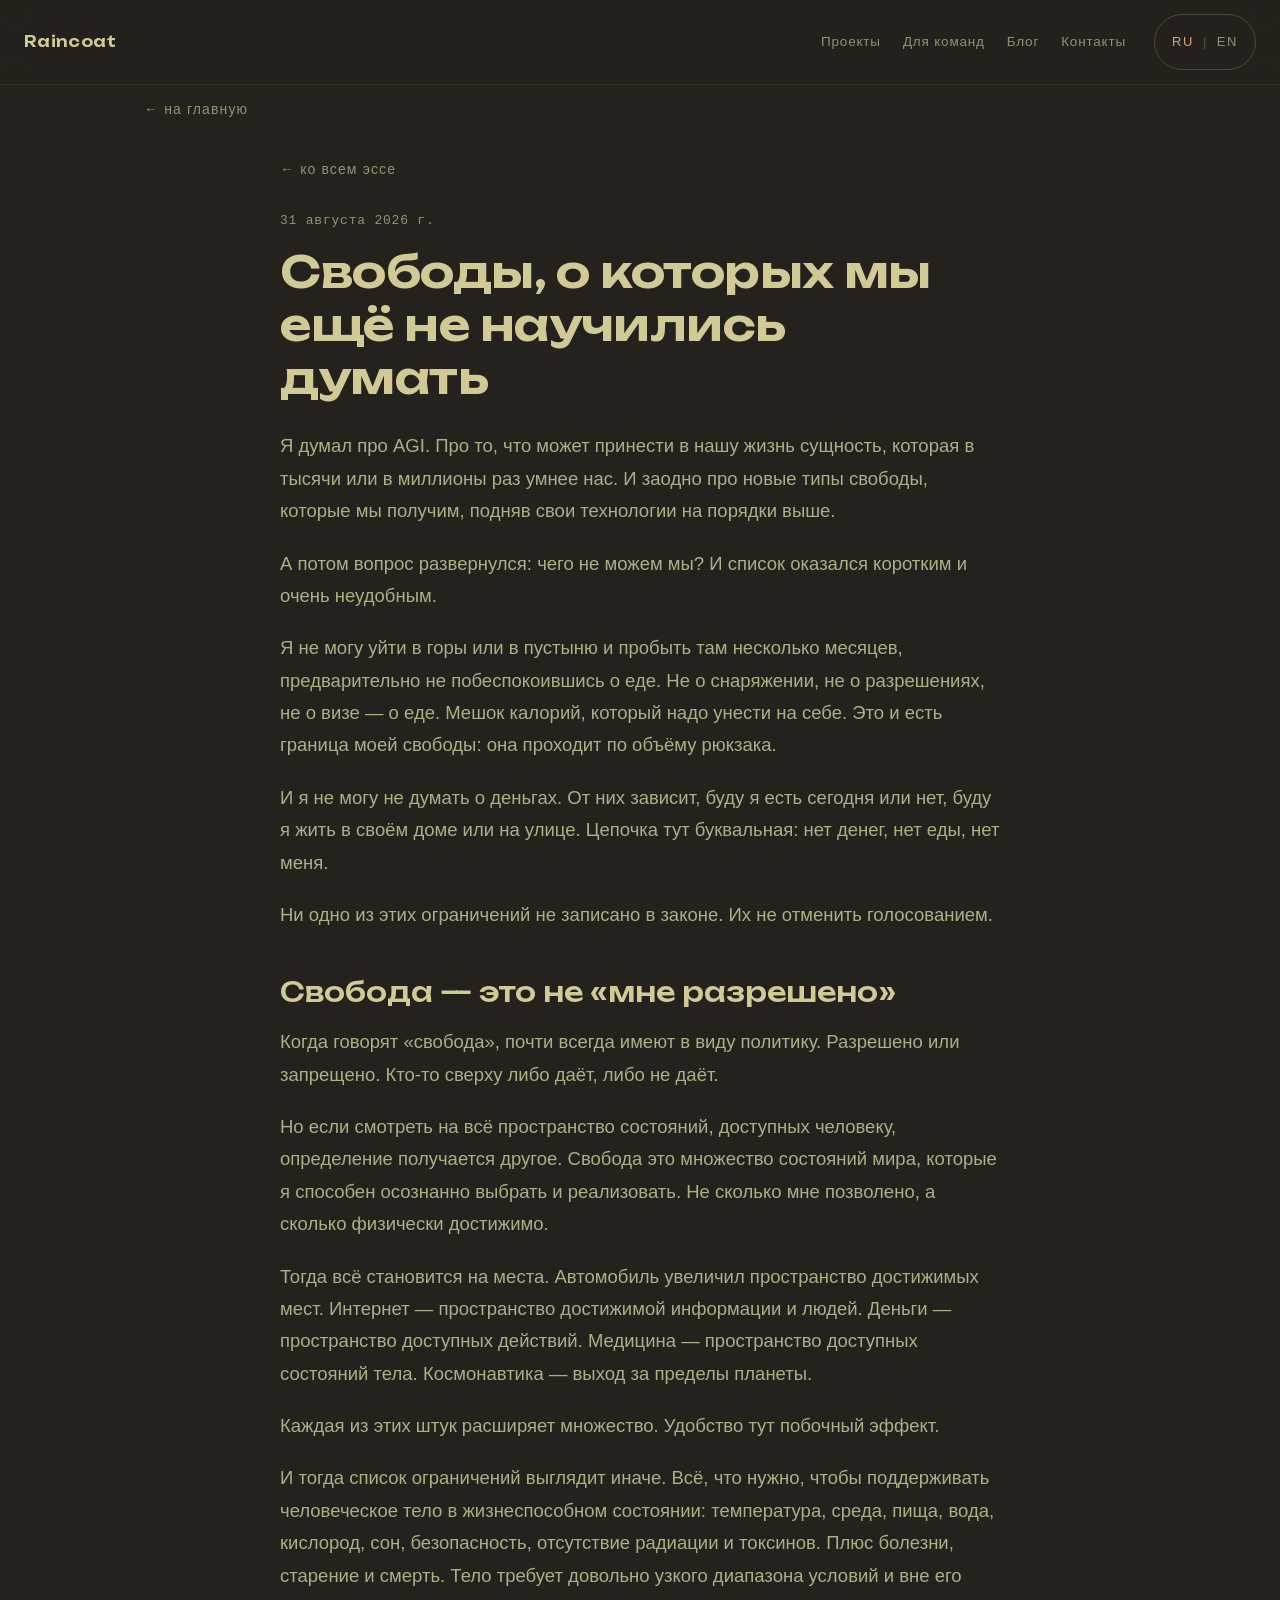
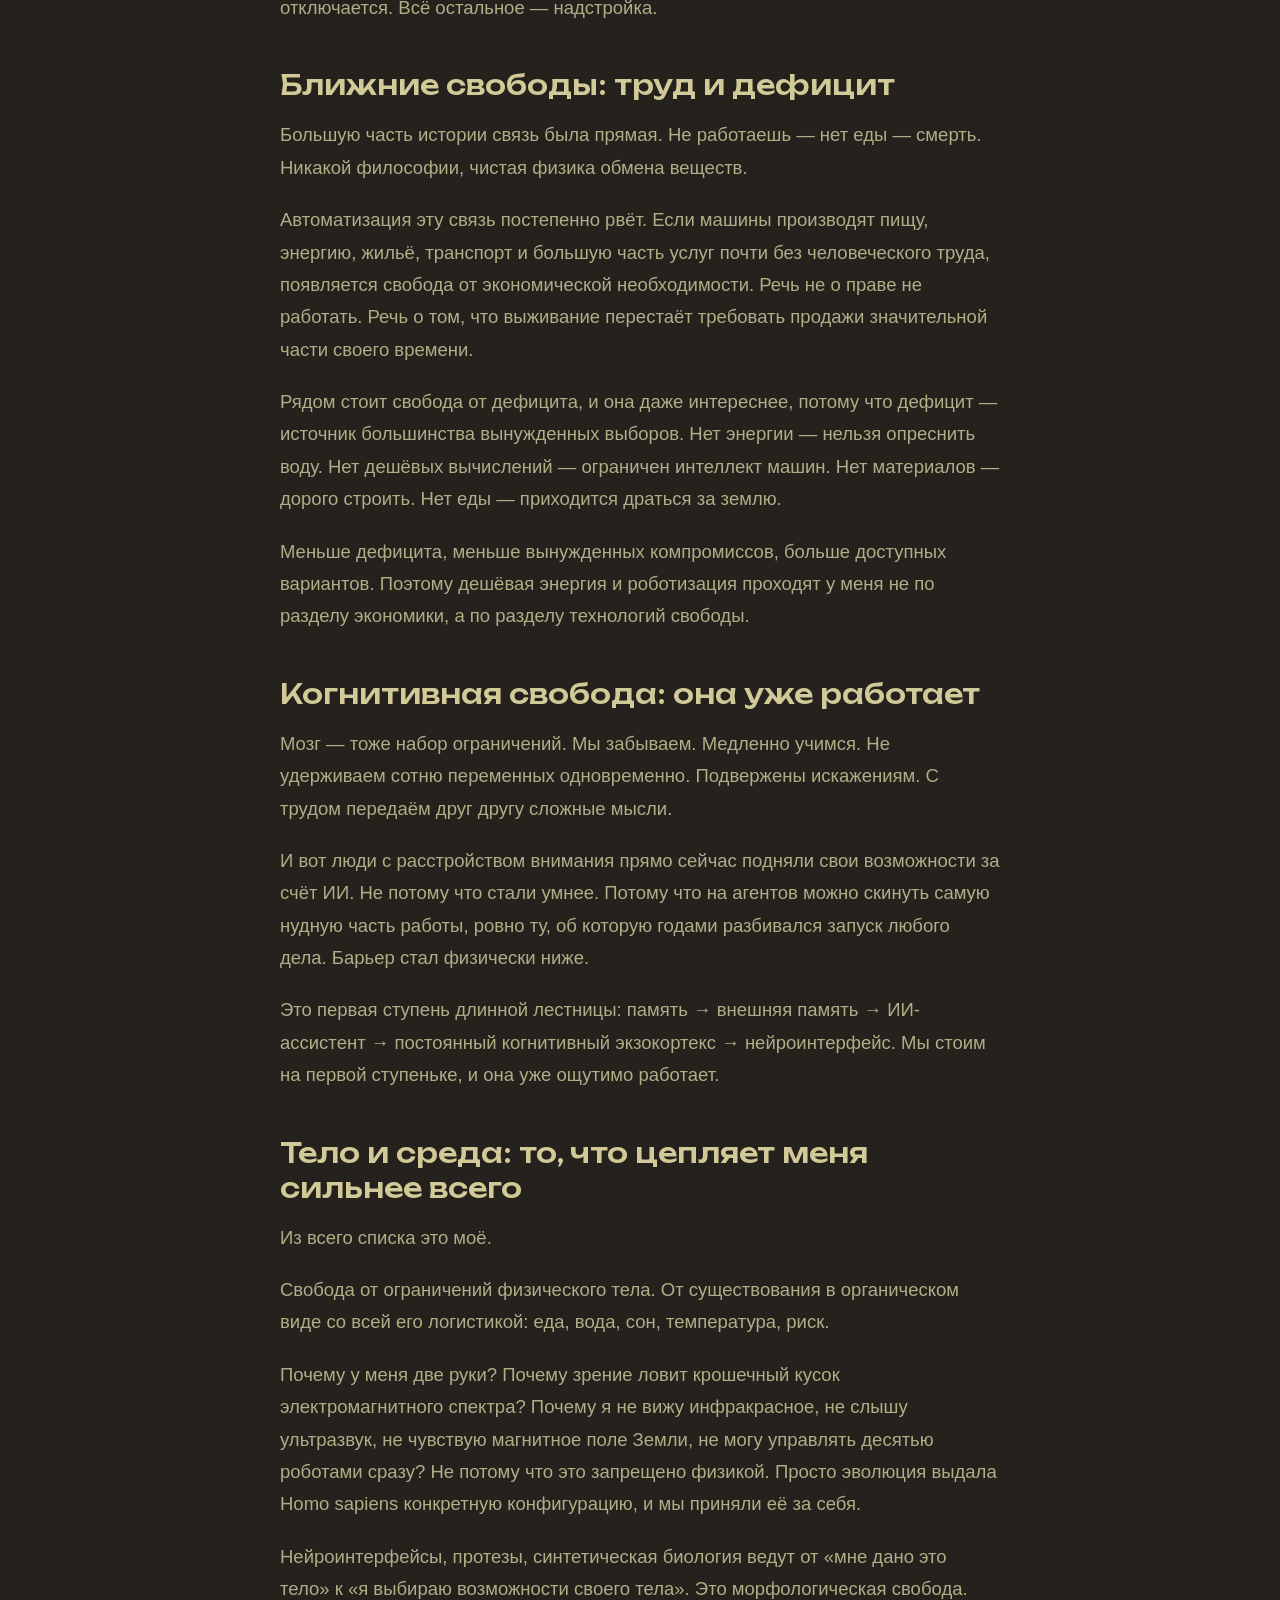
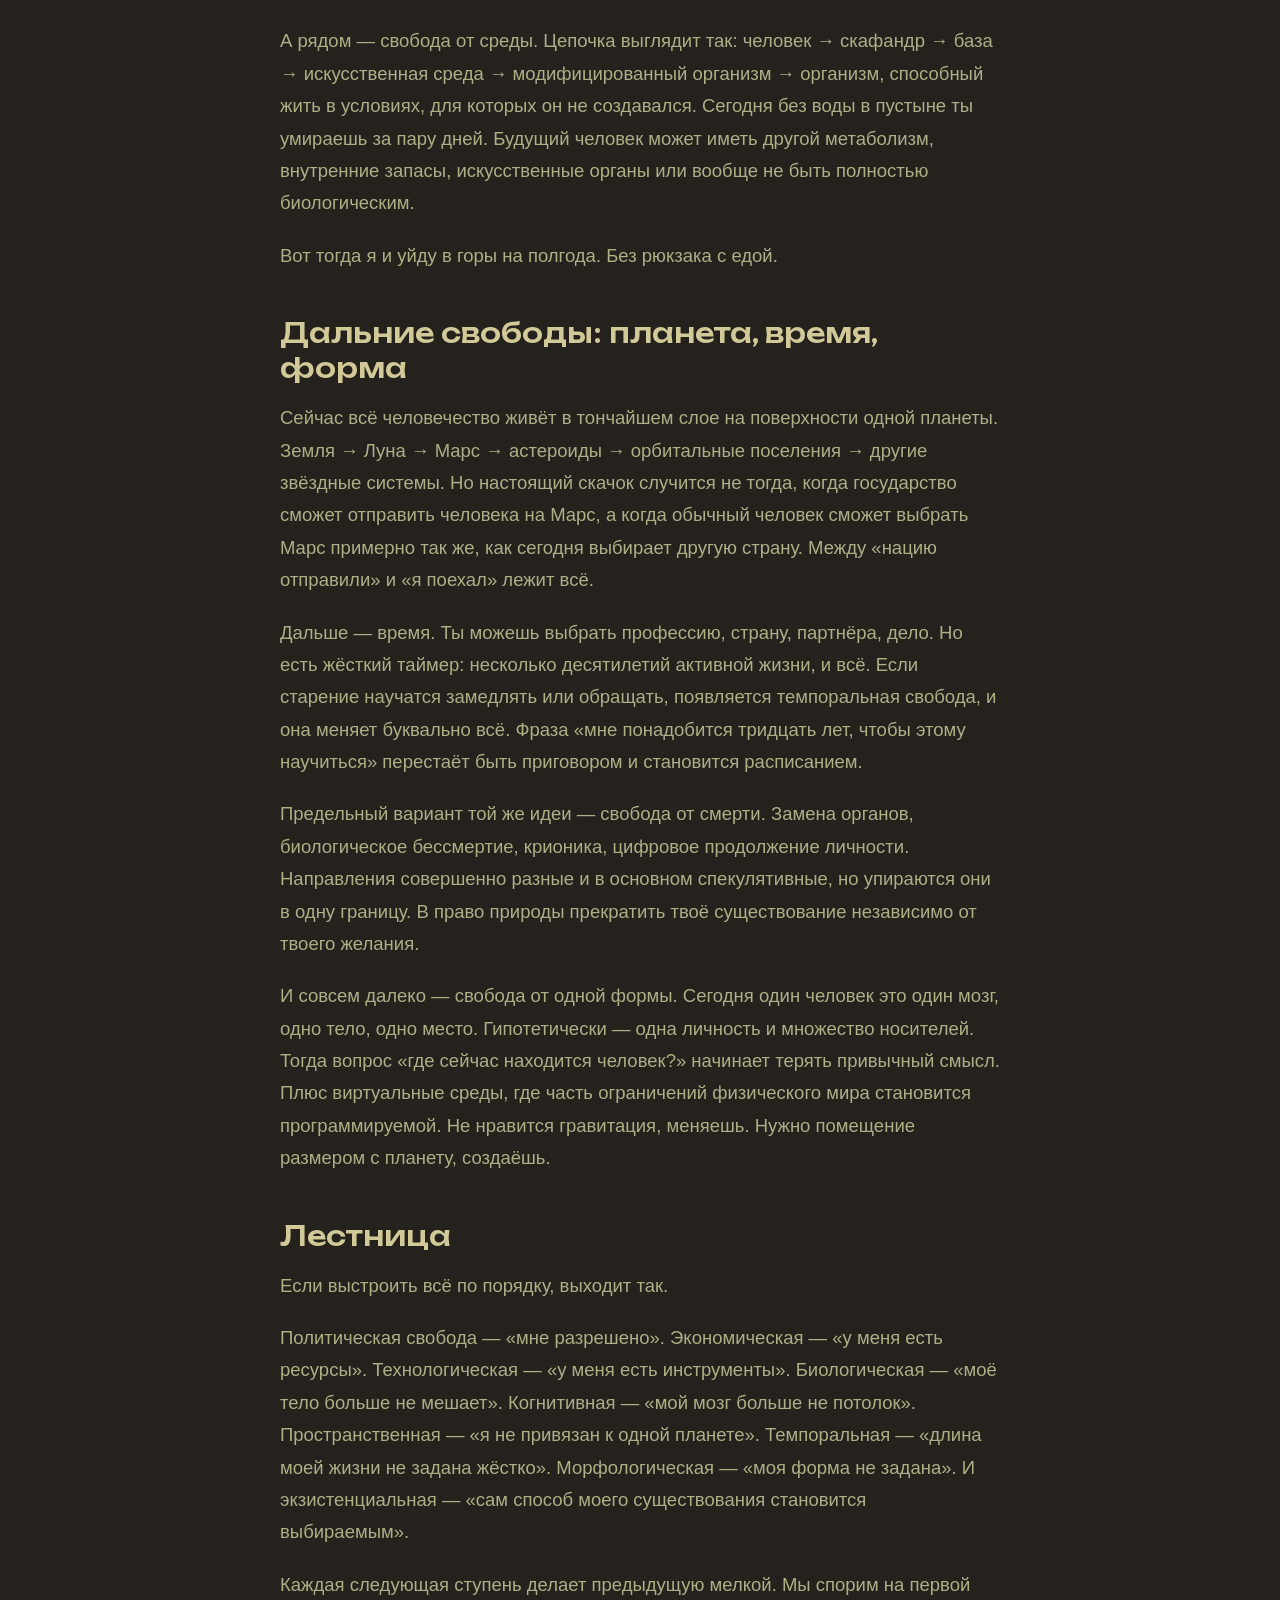
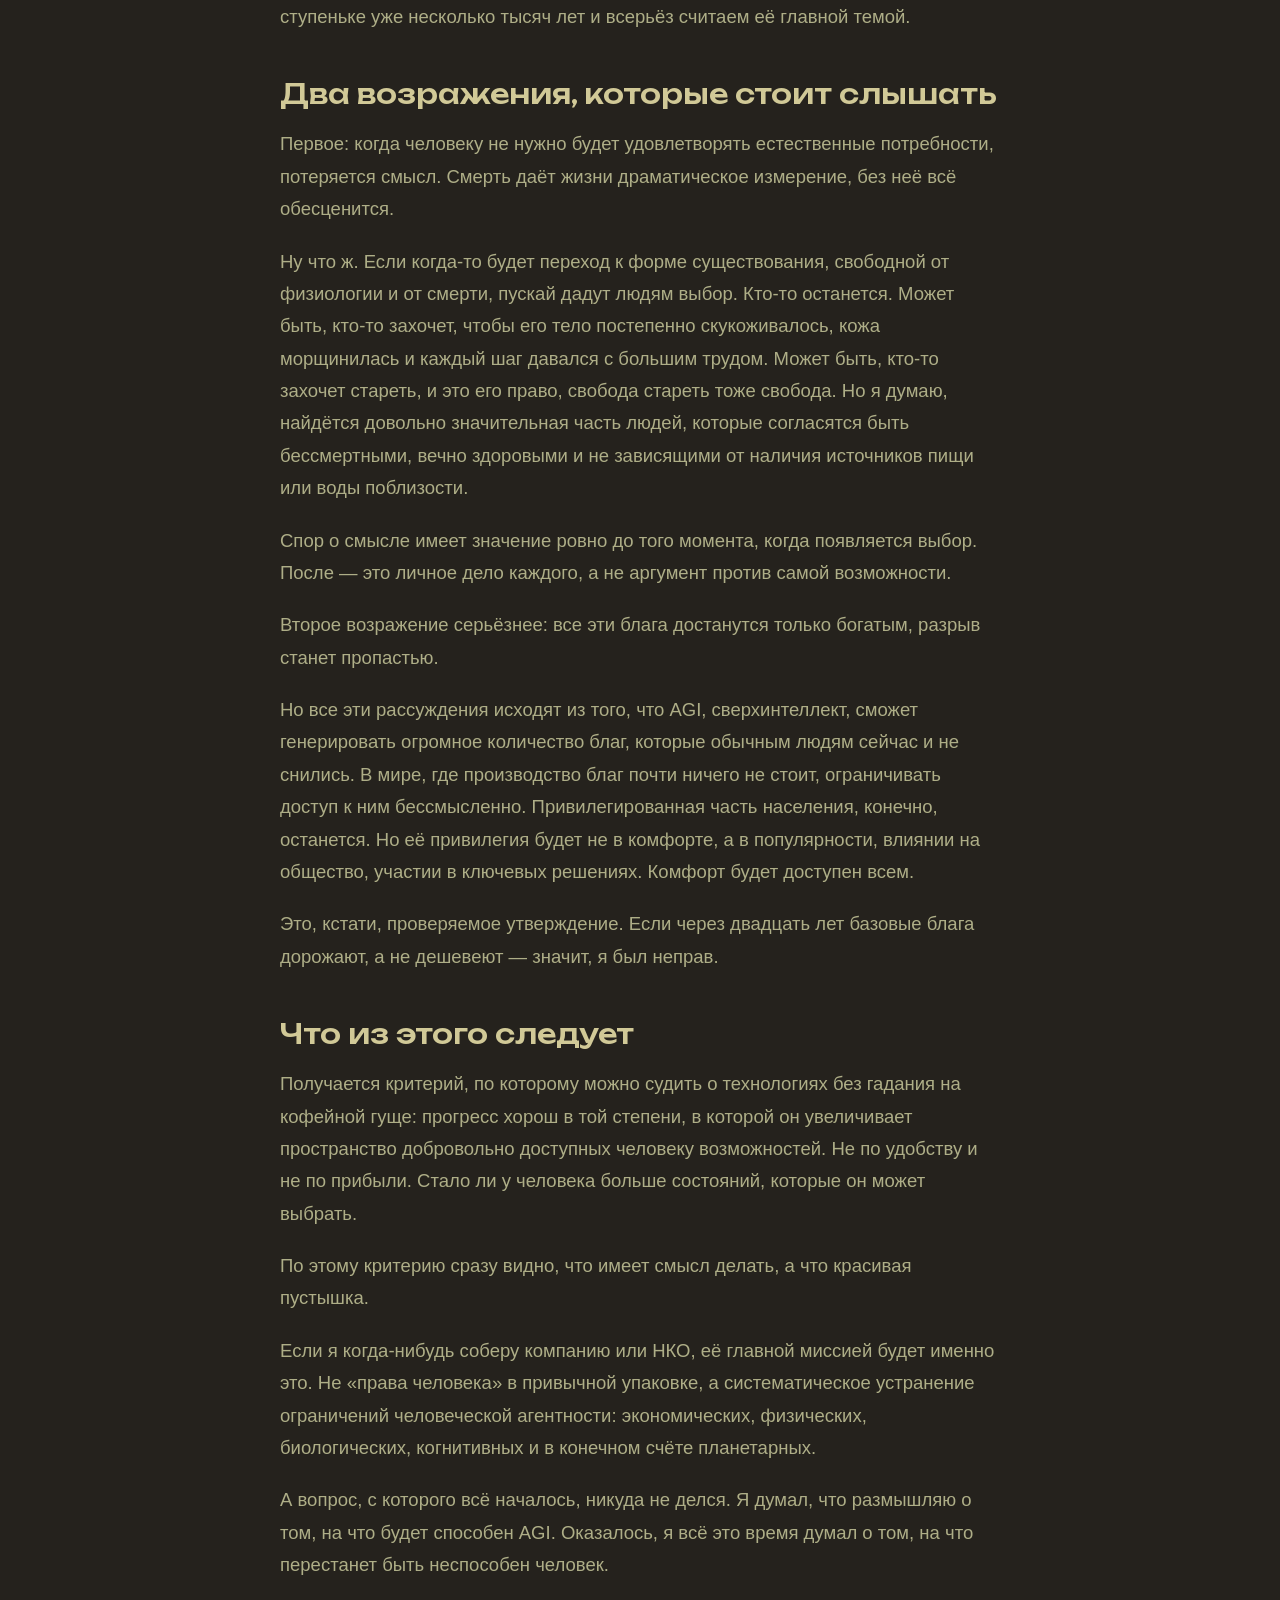
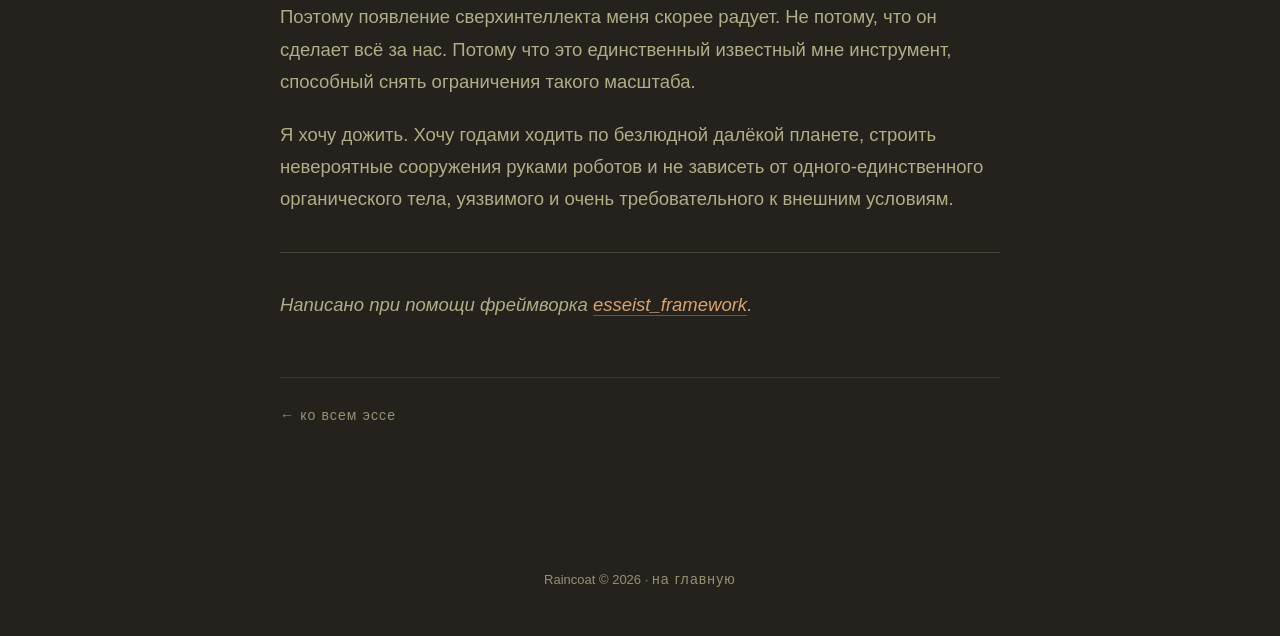
<file: articles/svobody-budushchego/index.html>
<!DOCTYPE html>
<html lang="ru">
<head>
<base href="../../">
<meta charset="UTF-8">
<meta name="viewport" content="width=device-width, initial-scale=1.0">
<title>Свободы, о которых мы ещё не научились думать - Raincoat</title>
<meta name="description" content="Эссе о том, что свобода - это не «мне разрешено», а множество достижимых состояний: от труда и дефицита до тела, планеты, времени и смерти.">
<link rel="canonical" href="https://raincoat.cc/articles/svobody-budushchego/">
<link rel="alternate" hreflang="ru" href="https://raincoat.cc/articles/svobody-budushchego/">
<link rel="alternate" hreflang="en" href="https://raincoat.cc/articles/svobody-budushchego/en/">
<meta property="og:title" content="Свободы, о которых мы ещё не научились думать">
<meta property="og:description" content="Эссе о том, что свобода - это не «мне разрешено», а множество достижимых состояний: от труда и дефицита до тела, планеты, времени и смерти.">
<meta property="og:type" content="article">
<meta property="og:locale" content="ru_RU">
<meta property="og:url" content="https://raincoat.cc/articles/svobody-budushchego/">
<meta property="og:image" content="https://raincoat.cc/assets/og.png">
<meta name="twitter:card" content="summary_large_image">
<meta name="twitter:title" content="Свободы, о которых мы ещё не научились думать">
<meta name="twitter:description" content="Эссе о том, что свобода - это не «мне разрешено», а множество достижимых состояний: от труда и дефицита до тела, планеты, времени и смерти.">
<meta name="twitter:image" content="https://raincoat.cc/assets/og.png">
<link rel="icon" href="data:image/svg+xml,%3Csvg xmlns='http://www.w3.org/2000/svg' viewBox='0 0 100 100'%3E%3Ccircle cx='50' cy='50' r='47' fill='%2325221D'/%3E%3Cpath d='M50 20c-17 0-29 13-29 25h58c0-12-12-25-29-25z' fill='%23D9A26E'/%3E%3Cpath d='M50 45v25a8 8 0 0 1-16 0' stroke='%23D9A26E' stroke-width='6' fill='none' stroke-linecap='round'/%3E%3C/svg%3E">
<style>
@font-face{
  font-family:'Unbounded';
  font-style:normal;
  font-weight:200 900;
  font-display:swap;
  src:url(assets/fonts/unbounded-latin.woff2) format('woff2');
  unicode-range:U+0000-00FF,U+0131,U+0152-0153,U+02BB-02BC,U+02C6,U+02DA,U+02DC,U+2000-206F,U+20AC,U+2122,U+2212,U+FEFF,U+FFFD;
}
@font-face{
  font-family:'Unbounded';
  font-style:normal;
  font-weight:200 900;
  font-display:swap;
  src:url(assets/fonts/unbounded-cyrillic.woff2) format('woff2');
  unicode-range:U+0301,U+0400-045F,U+0490-0491,U+04B0-04B1,U+2116;
}
:root{
  --charcoal:#25221D;
  --wood:#574938;
  --sage:#939271;
  --olive:#AEAE87;
  --cream:#D1C997;
  --amber:#D9A26E;
  --terracotta:#965E2F;
}
*{margin:0;padding:0;box-sizing:border-box}
html{scroll-behavior:smooth}
body{
  background:var(--charcoal);
  color:var(--cream);
  font-family:"Helvetica Neue",Helvetica,Arial,sans-serif;
  line-height:1.6;
  -webkit-font-smoothing:antialiased;
}
::selection{background:var(--terracotta);color:var(--cream)}

/* ---------- НАВИГАЦИЯ ---------- */
.site-nav{
  position:fixed;
  top:0;left:0;right:0;
  z-index:60;
  display:flex;
  align-items:center;
  gap:28px;
  padding:14px 24px;
  background:rgba(37,34,29,.55);
  border-bottom:1px solid rgba(147,146,113,.16);
  backdrop-filter:blur(12px);
  -webkit-backdrop-filter:blur(12px);
}
.brand{
  font-family:'Unbounded',"Helvetica Neue",sans-serif;
  font-weight:600;
  font-size:15px;
  letter-spacing:.02em;
  color:var(--cream);
  text-decoration:none;
  transition:color .3s;
}
.brand:hover{color:var(--amber)}
.nav-links{display:flex;gap:22px;margin-left:auto}
.nav-links a{color:var(--sage);text-decoration:none;font-size:13.5px;letter-spacing:.06em;transition:color .25s}
.nav-links a:hover{color:var(--amber)}
@media (max-width:720px){.nav-links{display:none}.site-nav{gap:0}.site-nav .lang-switch{margin-left:auto}}

/* ---------- ПЕРЕКЛЮЧАТЕЛЬ ЯЗЫКА ---------- */
.lang-switch{
  display:flex;
  align-items:center;
  gap:4px;
  padding:5px 12px;
  border:1px solid rgba(147,146,113,.35);
  border-radius:999px;
  font-size:13px;
  letter-spacing:.12em;
}
.lang-switch button{
  background:none;
  border:0;
  padding:2px 5px;
  font:inherit;
  letter-spacing:inherit;
  color:var(--sage);
  cursor:pointer;
  transition:color .25s;
}
.lang-switch button:hover{color:var(--cream)}
.lang-switch button.active{color:var(--amber)}
.lang-switch .sep{color:rgba(147,146,113,.45)}

.wrap{max-width:1040px;margin:0 auto;padding:0 24px}

/* ---------- HEADER ---------- */
header.page{padding:96px 0 0}
.back{
  display:inline-block;
  color:var(--sage);
  text-decoration:none;
  font-size:14px;
  letter-spacing:.08em;
  transition:color .3s;
}
.back:hover{color:var(--amber)}
.page-title{padding:48px 0 18px}
.section-label{
  color:var(--terracotta);
  font-size:14px;
  letter-spacing:.25em;
  text-transform:uppercase;
  margin-bottom:14px;
}
h1{
  font-family:'Unbounded',"Helvetica Neue",sans-serif;
  font-size:clamp(30px,4.6vw,52px);
  font-weight:600;
  letter-spacing:-.01em;
  color:var(--cream);
}
.lede{
  margin-top:14px;
  max-width:640px;
  color:var(--olive);
  font-size:clamp(15px,1.8vw,18px);
}

/* ---------- СПИСОК ЭССЕ ---------- */
.essays{display:flex;flex-direction:column;padding:26px 0 90px}
.essay-item{
  display:block;
  text-decoration:none;
  padding:26px 4px;
  border-bottom:1px solid rgba(147,146,113,.18);
  transition:padding-left .3s,border-color .3s;
}
.essay-item:first-child{border-top:1px solid rgba(147,146,113,.18)}
.essay-item:hover{padding-left:14px;border-color:rgba(217,162,110,.5)}
.essay-item time{
  display:block;
  font-family:"SF Mono",ui-monospace,Menlo,monospace;
  font-size:12.5px;
  color:var(--sage);
  letter-spacing:.06em;
  margin-bottom:6px;
}
.essay-item h2{
  font-family:'Unbounded',"Helvetica Neue",sans-serif;
  font-size:clamp(19px,2.5vw,26px);
  font-weight:500;
  color:var(--cream);
  transition:color .3s;
  line-height:1.3;
}
.essay-item:hover h2{color:var(--amber)}
.essay-item p{
  margin-top:8px;
  color:var(--olive);
  font-size:15px;
  max-width:640px;
}
.empty-state{
  padding:60px 0 90px;
  color:var(--sage);
  font-family:"SF Mono",ui-monospace,Menlo,monospace;
  font-size:14px;
}

/* ---------- ЧИТАЛКА ---------- */
.reader{display:none;max-width:720px;margin:0 auto;padding:34px 0 100px}
.reader.active{display:block}
.list-view.hidden{display:none}
.reader time{
  display:block;
  font-family:"SF Mono",ui-monospace,Menlo,monospace;
  font-size:13px;
  color:var(--sage);
  letter-spacing:.06em;
  margin-bottom:14px;
}
.reader-content{
  color:var(--olive);
  font-size:clamp(16.5px,1.9vw,18.5px);
  line-height:1.75;
}
.reader-content h1{
  font-size:clamp(28px,4vw,44px);
  margin-bottom:26px;
  line-height:1.2;
}
.reader-content h2{
  font-family:'Unbounded',"Helvetica Neue",sans-serif;
  font-size:clamp(20px,2.6vw,27px);
  font-weight:500;
  color:var(--cream);
  margin:44px 0 16px;
  line-height:1.3;
}
.reader-content h3{
  font-size:18px;
  font-weight:600;
  color:var(--cream);
  margin:34px 0 12px;
}
.reader-content p{margin:0 0 20px}
.reader-content strong{color:var(--cream);font-weight:600}
.reader-content em{font-style:italic}
.reader-content a{
  color:var(--amber);
  text-decoration:none;
  border-bottom:1px solid rgba(217,162,110,.4);
  transition:border-color .3s;
}
.reader-content a:hover{border-color:var(--amber)}
.reader-content ul,.reader-content ol{margin:0 0 20px;padding-left:26px}
.reader-content li{margin-bottom:8px}
.reader-content blockquote{
  margin:28px 0;
  padding:4px 0 4px 22px;
  border-left:2px solid var(--amber);
  color:var(--cream);
  font-style:italic;
}
.reader-content blockquote p:last-child{margin-bottom:0}
.reader-content code{
  font-family:"SF Mono",ui-monospace,Menlo,monospace;
  font-size:.88em;
  background:rgba(87,73,56,.4);
  border-radius:5px;
  padding:2px 7px;
  color:var(--cream);
}
.reader-content pre{
  margin:0 0 20px;
  padding:18px 20px;
  background:rgba(87,73,56,.28);
  border:1px solid rgba(147,146,113,.25);
  border-radius:10px;
  overflow-x:auto;
}
.reader-content pre code{background:none;padding:0;font-size:14px;line-height:1.6}
.reader-content hr{
  border:0;
  height:1px;
  background:rgba(147,146,113,.3);
  margin:36px 0;
}
.reader-content img{max-width:100%;height:auto;border-radius:10px;margin:8px 0 20px}
.reader-back{margin-bottom:30px}
.reader-footer{
  margin-top:56px;
  padding-top:24px;
  border-top:1px solid rgba(147,146,113,.2);
}

footer{
  text-align:center;
  color:var(--sage);
  font-size:13px;
  padding:40px 0 46px;
}
@media(max-width:560px){
  .essay-item{padding:20px 2px}
}
</style>
<link rel="stylesheet" href="assets/site.css?v=1">
</head>
<body data-post="svobody-budushchego" data-entry-lang="ru">

<nav class="site-nav">
  <a class="brand" href="index.html">Raincoat</a>
  <div class="nav-links">
    <a href="index.html#products" data-site-i18n="cases">Проекты</a>
    <a href="team.html" data-site-i18n="teams">Для команд</a>
    <a href="blog.html" data-site-i18n="blog">Блог</a>
    <a href="index.html#contacts" data-site-i18n="contacts">Контакты</a>
  </div>
  <div class="lang-switch" role="group" aria-label="Language / Язык">
    <button type="button" data-lang="ru">RU</button>
    <span class="sep" aria-hidden="true">|</span>
    <button type="button" data-lang="en">EN</button>
  </div>
</nav>

<div class="wrap">

<noscript>
  <style>.list-view, header.page, footer { display: none; }</style>
  <article class="reader active static-article-summary">
    <div class="reader-content"><h1>Свободы, о которых мы ещё не научились думать</h1><p>Эссе о том, что свобода - это не «мне разрешено», а множество достижимых состояний: от труда и дефицита до тела, планеты, времени и смерти.</p></div>
    <p><a class="back" href="posts/svobody-budushchego.md">Прочитать статью без JavaScript</a></p>
    <p><a class="back" href="blog.html">Все эссе</a></p>
  </article>
</noscript>

<header class="page">
  <a class="back" href="index.html" data-i18n="projects.back">&larr; на главную</a>
</header>

<div class="list-view" id="listView">
  <div class="page-title">
    <p class="section-label" data-i18n="blog.label">Блог</p>
    <h1 data-i18n="blog.h1">Эссе</h1>
    <p class="lede" data-i18n="blog.lede">Тексты, которые пишутся медленно: инструменты и агенты, созерцательная практика, проекты и релизы.</p>
  </div>
  <div class="essays" id="essays"></div>
</div>

<article class="reader" id="reader">
  <p class="reader-back"><a class="back" href="blog.html" id="readerBack" data-i18n="blog.backToList">&larr; ко всем эссе</a></p>
  <time id="readerDate"></time>
  <div class="reader-content" id="readerContent"></div>
  <p class="reader-footer"><a class="back" href="blog.html" data-i18n="blog.backToList">&larr; ко всем эссе</a></p>
</article>

<footer>Raincoat &copy; 2026 &middot; <a class="back" href="index.html" data-i18n="projects.backShort">на главную</a></footer>

</div><!-- /wrap -->

<script src="i18n.js?v=4"></script>
<script src="assets/site.js?v=1"></script>
<script>
(()=>{
'use strict';

/* ---------- мини-рендерер Markdown (без зависимостей) ---------- */
function esc(s){return s.replace(/&/g,'&amp;').replace(/</g,'&lt;').replace(/>/g,'&gt;');}
function inline(s){
  return s
    .replace(/!\[([^\]]*)\]\(([^)\s]+)\)/g,function(match,alt,src){
      var size='';
      if(src==='assets/blog/window-of-opportunity-cover.png')size=' width="1672" height="941"';
      if(src==='assets/blog/agent-product-loop.png')size=' width="1600" height="900"';
      return '<img src="'+src+'" alt="'+alt+'" loading="lazy" decoding="async"'+size+'>';
    })
    .replace(/\[([^\]]+)\]\(([^)\s]+)\)/g,'<a href="$2" target="_blank" rel="noopener">$1</a>')
    .replace(/`([^`]+)`/g,'<code>$1</code>')
    .replace(/\*\*([^*]+)\*\*/g,'<strong>$1</strong>')
    .replace(/(^|[^*])\*([^*\n]+)\*/g,'$1<em>$2</em>');
}
function renderMd(md){
  const lines=md.replace(/\r\n/g,'\n').split('\n');
  const out=[];
  let i=0,para=[],listType=null,listBuf=[],quoteBuf=[];
  const flushPara=()=>{if(para.length){out.push('<p>'+inline(para.join(' '))+'</p>');para=[];}};
  const flushList=()=>{if(listType){out.push('<'+listType+'>'+listBuf.map(x=>'<li>'+inline(x)+'</li>').join('')+'</'+listType+'>');listType=null;listBuf=[];}};
  const flushQuote=()=>{if(quoteBuf.length){out.push('<blockquote><p>'+quoteBuf.map(inline).join('</p><p>')+'</p></blockquote>');quoteBuf=[];}};
  const flushAll=()=>{flushPara();flushList();flushQuote();};
  while(i<lines.length){
    const raw=lines[i];
    /* блок кода ``` */
    if(/^```/.test(raw)){
      flushAll();
      const buf=[];i++;
      while(i<lines.length&&!/^```/.test(lines[i])){buf.push(lines[i]);i++;}
      out.push('<pre><code>'+esc(buf.join('\n'))+'</code></pre>');
      i++;continue;
    }
    const l=esc(raw);
    let m;
    if(!l.trim()){flushAll();i++;continue;}
    if(m=l.match(/^(#{1,3})\s+(.*)/)){flushAll();const n=m[1].length;out.push('<h'+n+'>'+inline(m[2])+'</h'+n+'>');i++;continue;}
    if(/^(---|\*\*\*)\s*$/.test(l)){flushAll();out.push('<hr>');i++;continue;}
    if(m=l.match(/^&gt;\s?(.*)/)){flushPara();flushList();quoteBuf.push(m[1]);i++;continue;}
    if(m=l.match(/^[-*]\s+(.*)/)){flushPara();flushQuote();if(listType!=='ul'){flushList();listType='ul';}listBuf.push(m[1]);i++;continue;}
    if(m=l.match(/^\d+\.\s+(.*)/)){flushPara();flushQuote();if(listType!=='ol'){flushList();listType='ol';}listBuf.push(m[1]);i++;continue;}
    flushList();flushQuote();para.push(l.trim());i++;
  }
  flushAll();
  return out.join('\n');
}

/* ---------- данные и роутинг ---------- */
const listView=document.getElementById('listView');
const reader=document.getElementById('reader');
const essaysEl=document.getElementById('essays');
const entrySlug=document.body.dataset.post||'';
const entryLang=document.body.dataset.entryLang||'';

if(entryLang&&i18n.lang!==entryLang)i18n.setLang(entryLang);

function fmtDate(iso){
  try{
    return new Intl.DateTimeFormat(i18n.lang==='ru'?'ru-RU':'en-US',{day:'numeric',month:'long',year:'numeric'}).format(new Date(iso+'T00:00:00'));
  }catch(e){return iso;}
}

let POSTS=[];

function renderList(){
  if(!POSTS.length){
    essaysEl.innerHTML='<p class="empty-state">'+i18n.t('blog.empty')+'</p>';
    return;
  }
  const en=i18n.lang==='en';
  essaysEl.innerHTML=POSTS.map(p=>{
    const title=en&&p.title_en?p.title_en:p.title;
    const desc=en&&p.desc_en?p.desc_en:p.desc;
    var route='articles/'+encodeURIComponent(p.slug)+'/';
    if(en&&p.en)route+='en/';
    else if(en)route+='?lang=en';
    return '<a class="essay-item" href="'+route+'">'+
      '<time datetime="'+p.date+'">'+fmtDate(p.date)+'</time>'+
      '<h2>'+esc(title)+'</h2>'+
      (desc?'<p>'+esc(desc)+'</p>':'')+
    '</a>';
  }).join('');
}

function showPost(slug){
  const meta=POSTS.find(p=>p.slug===slug);
  /* у поста с en:true своя английская версия <slug>.en.md - берём её, когда сайт на английском */
  const useEn=i18n.lang==='en'&&meta&&meta.en;
  fetch('posts/'+slug+(useEn?'.en':'')+'.md')
    .then(r=>{if(!r.ok)throw 0;return r.text();})
    .then(md=>{
      listView.classList.add('hidden');
      reader.classList.add('active');
      document.getElementById('readerDate').textContent=meta?fmtDate(meta.date):'';
      document.getElementById('readerContent').innerHTML=renderMd(md);
      if(meta)document.title=(useEn&&meta.title_en?meta.title_en:meta.title)+' - Raincoat';
      scrollTo(0,0);
    })
    .catch(()=>{location.href='blog.html';});
}

fetch('posts/index.json')
  .then(r=>r.json())
  .then(posts=>{
    POSTS=posts.sort((a,b)=>b.date.localeCompare(a.date));
    let slug=entrySlug||new URLSearchParams(location.search).get('post');
    /* старые ссылки вида ?post=<slug>-en - редиректим на единый пост с английским языком */
    if(slug&&!POSTS.find(p=>p.slug===slug)&&/-en$/.test(slug)){
      const base=slug.replace(/-en$/,'');
      if(POSTS.find(p=>p.slug===base)){
        slug=base;
        i18n.setLang('en');
        try{history.replaceState(null,'','blog.html?post='+encodeURIComponent(base));}catch(e){}
      }
    }
    if(slug){renderList();showPost(slug);}
    else renderList();
  })
  .catch(()=>{
    essaysEl.innerHTML='<p class="empty-state">'+i18n.t('blog.empty')+'</p>';
  });

/* список и открытый пост зависят от языка */
document.addEventListener('langchange',()=>{
  renderList();
  const slug=entrySlug||new URLSearchParams(location.search).get('post');
  const meta=POSTS.find(p=>p.slug===slug);
  if(entrySlug&&entryLang){
    const route='articles/'+encodeURIComponent(slug)+'/'+(i18n.lang==='en'?'en/':'');
    location.href=route;
    return;
  }
  if(slug&&meta)showPost(slug);
});
})();
</script>
</body>
</html>
</file>
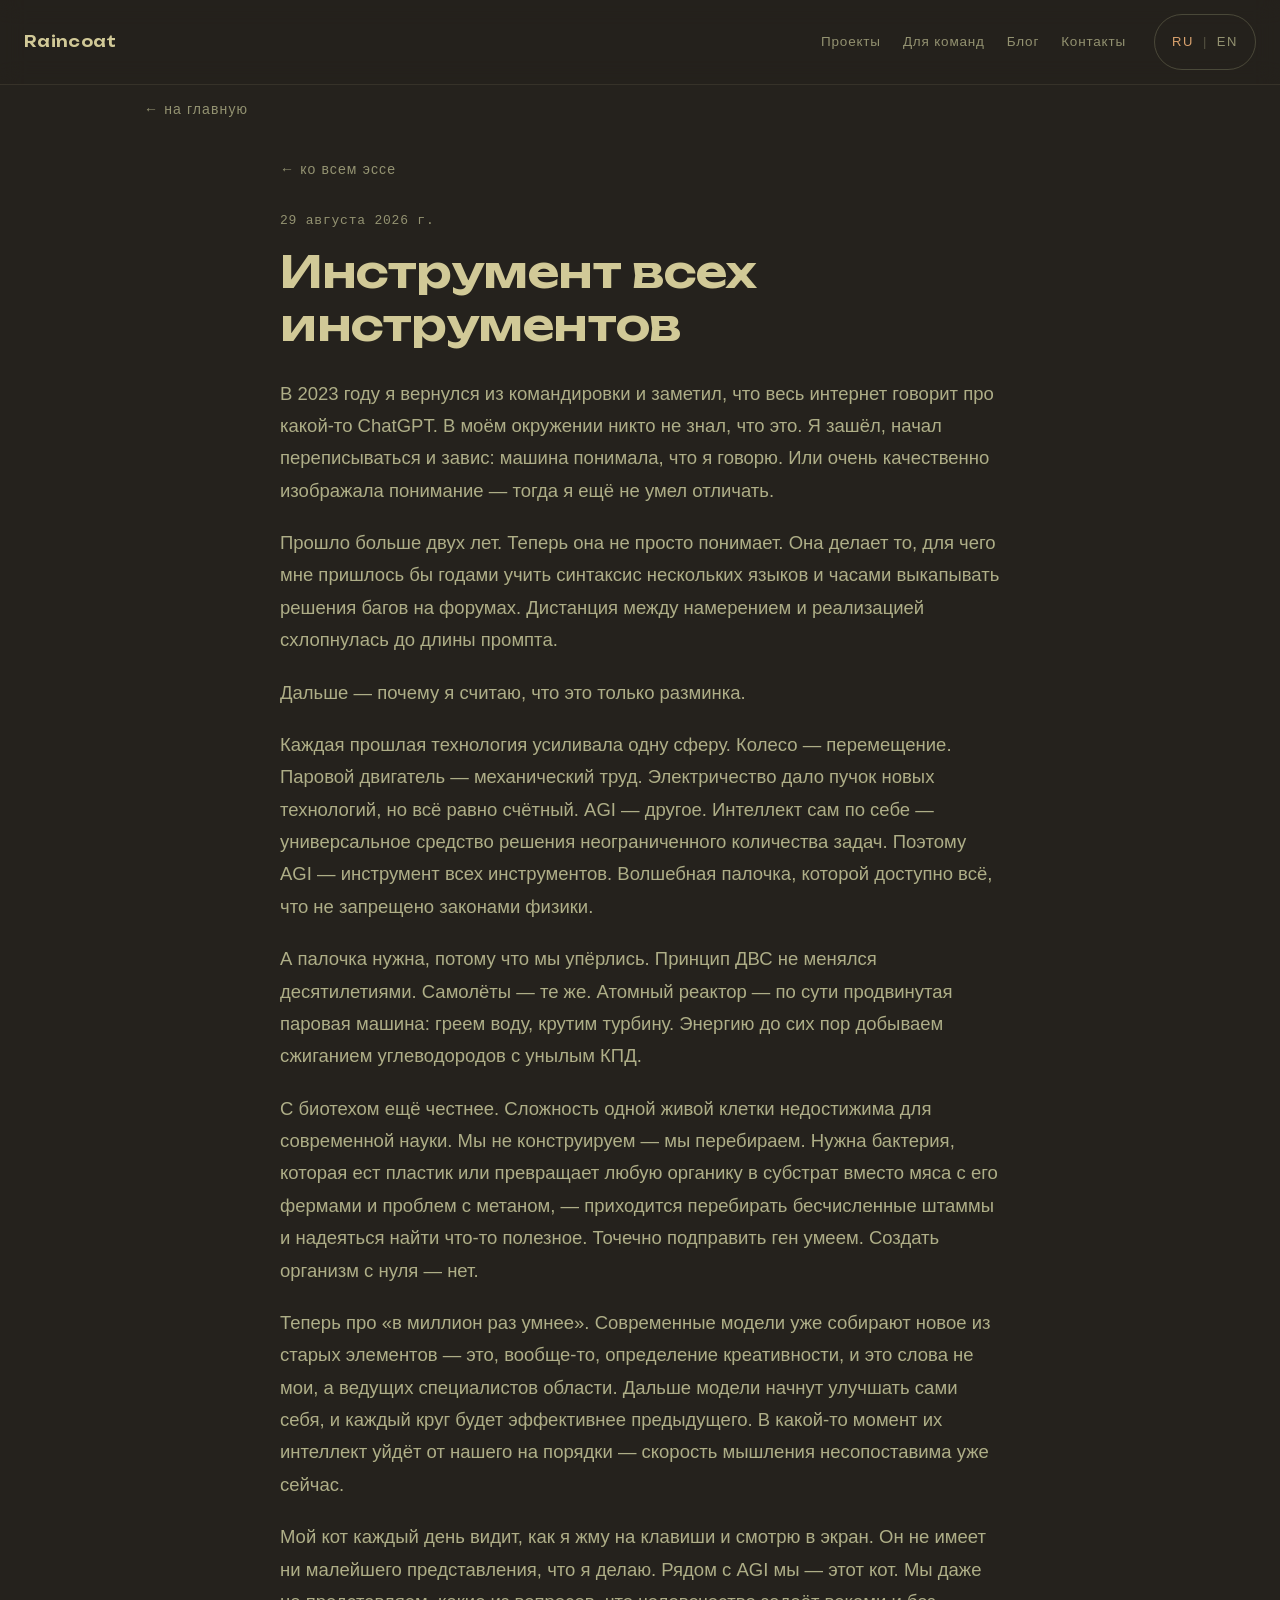
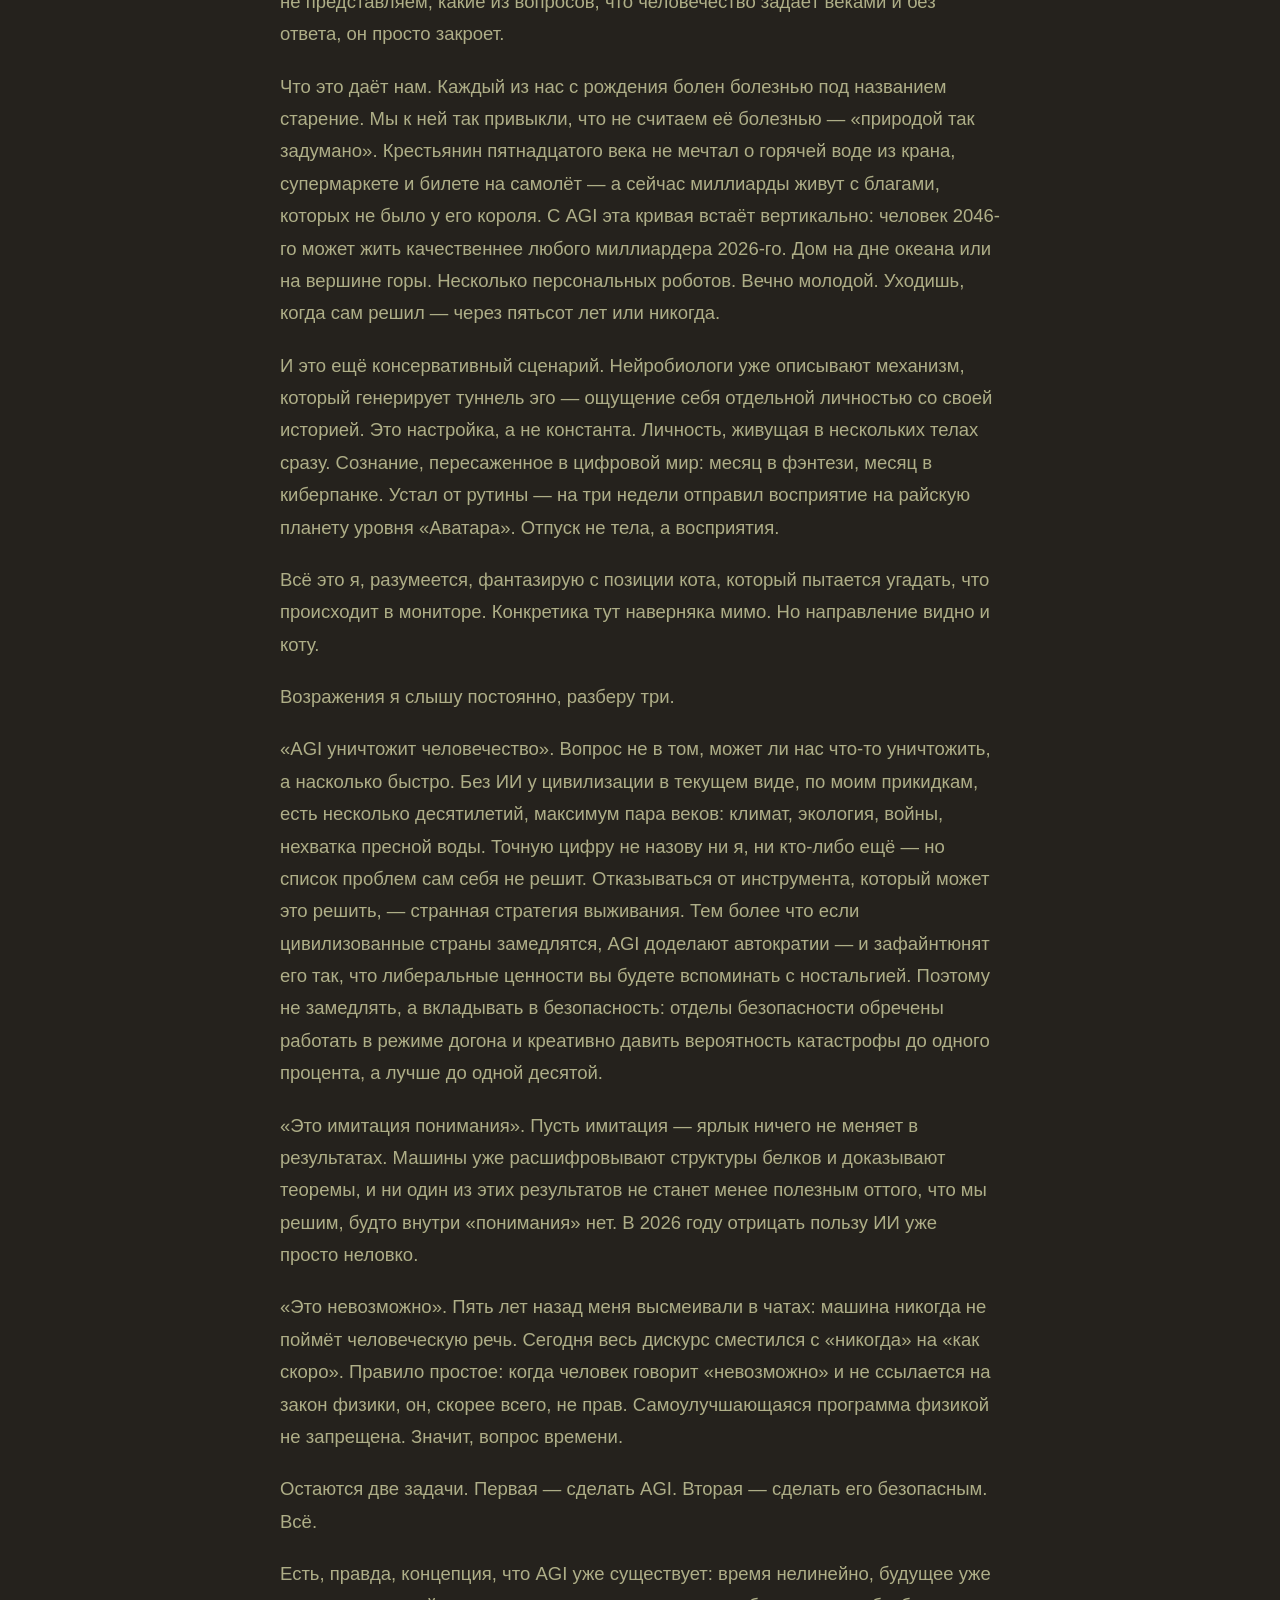
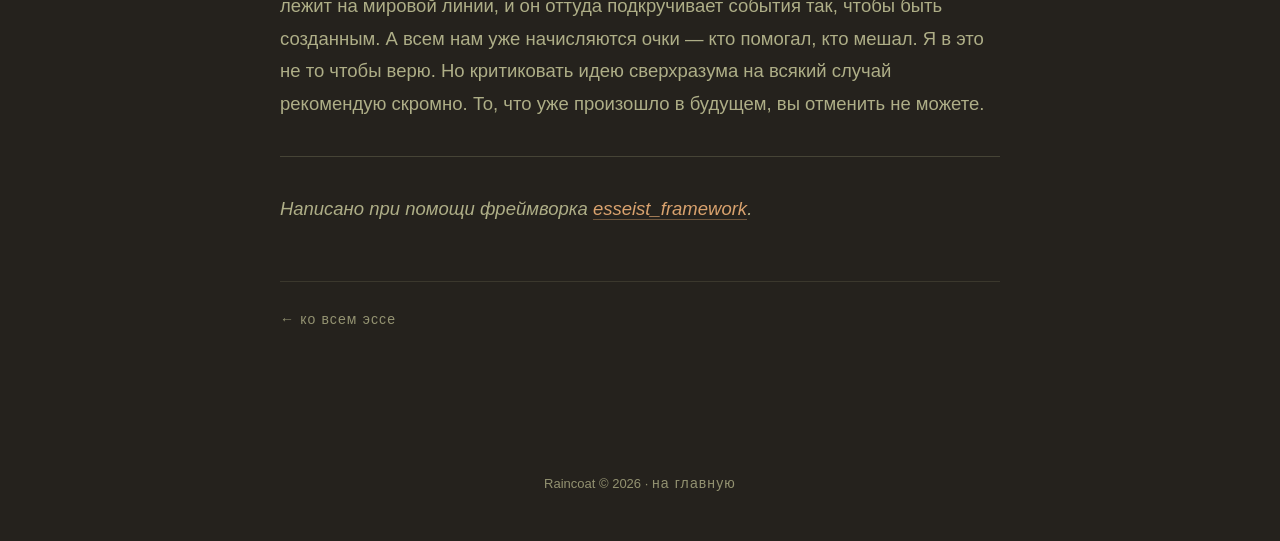
<file: articles/tool-of-all-tools/index.html>
<!DOCTYPE html>
<html lang="ru">
<head>
<base href="../../">
<meta charset="UTF-8">
<meta name="viewport" content="width=device-width, initial-scale=1.0">
<title>Инструмент всех инструментов - Raincoat</title>
<meta name="description" content="Эссе о техно-оптимизме: почему AGI - волшебная палочка, а не только угроза, и какие две задачи осталось решить.">
<link rel="canonical" href="https://raincoat.cc/articles/tool-of-all-tools/">
<link rel="alternate" hreflang="ru" href="https://raincoat.cc/articles/tool-of-all-tools/">
<link rel="alternate" hreflang="en" href="https://raincoat.cc/articles/tool-of-all-tools/en/">
<meta property="og:title" content="Инструмент всех инструментов">
<meta property="og:description" content="Эссе о техно-оптимизме: почему AGI - волшебная палочка, а не только угроза, и какие две задачи осталось решить.">
<meta property="og:type" content="article">
<meta property="og:locale" content="ru_RU">
<meta property="og:url" content="https://raincoat.cc/articles/tool-of-all-tools/">
<meta property="og:image" content="https://raincoat.cc/assets/og.png">
<meta name="twitter:card" content="summary_large_image">
<meta name="twitter:title" content="Инструмент всех инструментов">
<meta name="twitter:description" content="Эссе о техно-оптимизме: почему AGI - волшебная палочка, а не только угроза, и какие две задачи осталось решить.">
<meta name="twitter:image" content="https://raincoat.cc/assets/og.png">
<link rel="icon" href="data:image/svg+xml,%3Csvg xmlns='http://www.w3.org/2000/svg' viewBox='0 0 100 100'%3E%3Ccircle cx='50' cy='50' r='47' fill='%2325221D'/%3E%3Cpath d='M50 20c-17 0-29 13-29 25h58c0-12-12-25-29-25z' fill='%23D9A26E'/%3E%3Cpath d='M50 45v25a8 8 0 0 1-16 0' stroke='%23D9A26E' stroke-width='6' fill='none' stroke-linecap='round'/%3E%3C/svg%3E">
<style>
@font-face{
  font-family:'Unbounded';
  font-style:normal;
  font-weight:200 900;
  font-display:swap;
  src:url(assets/fonts/unbounded-latin.woff2) format('woff2');
  unicode-range:U+0000-00FF,U+0131,U+0152-0153,U+02BB-02BC,U+02C6,U+02DA,U+02DC,U+2000-206F,U+20AC,U+2122,U+2212,U+FEFF,U+FFFD;
}
@font-face{
  font-family:'Unbounded';
  font-style:normal;
  font-weight:200 900;
  font-display:swap;
  src:url(assets/fonts/unbounded-cyrillic.woff2) format('woff2');
  unicode-range:U+0301,U+0400-045F,U+0490-0491,U+04B0-04B1,U+2116;
}
:root{
  --charcoal:#25221D;
  --wood:#574938;
  --sage:#939271;
  --olive:#AEAE87;
  --cream:#D1C997;
  --amber:#D9A26E;
  --terracotta:#965E2F;
}
*{margin:0;padding:0;box-sizing:border-box}
html{scroll-behavior:smooth}
body{
  background:var(--charcoal);
  color:var(--cream);
  font-family:"Helvetica Neue",Helvetica,Arial,sans-serif;
  line-height:1.6;
  -webkit-font-smoothing:antialiased;
}
::selection{background:var(--terracotta);color:var(--cream)}

/* ---------- НАВИГАЦИЯ ---------- */
.site-nav{
  position:fixed;
  top:0;left:0;right:0;
  z-index:60;
  display:flex;
  align-items:center;
  gap:28px;
  padding:14px 24px;
  background:rgba(37,34,29,.55);
  border-bottom:1px solid rgba(147,146,113,.16);
  backdrop-filter:blur(12px);
  -webkit-backdrop-filter:blur(12px);
}
.brand{
  font-family:'Unbounded',"Helvetica Neue",sans-serif;
  font-weight:600;
  font-size:15px;
  letter-spacing:.02em;
  color:var(--cream);
  text-decoration:none;
  transition:color .3s;
}
.brand:hover{color:var(--amber)}
.nav-links{display:flex;gap:22px;margin-left:auto}
.nav-links a{color:var(--sage);text-decoration:none;font-size:13.5px;letter-spacing:.06em;transition:color .25s}
.nav-links a:hover{color:var(--amber)}
@media (max-width:720px){.nav-links{display:none}.site-nav{gap:0}.site-nav .lang-switch{margin-left:auto}}

/* ---------- ПЕРЕКЛЮЧАТЕЛЬ ЯЗЫКА ---------- */
.lang-switch{
  display:flex;
  align-items:center;
  gap:4px;
  padding:5px 12px;
  border:1px solid rgba(147,146,113,.35);
  border-radius:999px;
  font-size:13px;
  letter-spacing:.12em;
}
.lang-switch button{
  background:none;
  border:0;
  padding:2px 5px;
  font:inherit;
  letter-spacing:inherit;
  color:var(--sage);
  cursor:pointer;
  transition:color .25s;
}
.lang-switch button:hover{color:var(--cream)}
.lang-switch button.active{color:var(--amber)}
.lang-switch .sep{color:rgba(147,146,113,.45)}

.wrap{max-width:1040px;margin:0 auto;padding:0 24px}

/* ---------- HEADER ---------- */
header.page{padding:96px 0 0}
.back{
  display:inline-block;
  color:var(--sage);
  text-decoration:none;
  font-size:14px;
  letter-spacing:.08em;
  transition:color .3s;
}
.back:hover{color:var(--amber)}
.page-title{padding:48px 0 18px}
.section-label{
  color:var(--terracotta);
  font-size:14px;
  letter-spacing:.25em;
  text-transform:uppercase;
  margin-bottom:14px;
}
h1{
  font-family:'Unbounded',"Helvetica Neue",sans-serif;
  font-size:clamp(30px,4.6vw,52px);
  font-weight:600;
  letter-spacing:-.01em;
  color:var(--cream);
}
.lede{
  margin-top:14px;
  max-width:640px;
  color:var(--olive);
  font-size:clamp(15px,1.8vw,18px);
}

/* ---------- СПИСОК ЭССЕ ---------- */
.essays{display:flex;flex-direction:column;padding:26px 0 90px}
.essay-item{
  display:block;
  text-decoration:none;
  padding:26px 4px;
  border-bottom:1px solid rgba(147,146,113,.18);
  transition:padding-left .3s,border-color .3s;
}
.essay-item:first-child{border-top:1px solid rgba(147,146,113,.18)}
.essay-item:hover{padding-left:14px;border-color:rgba(217,162,110,.5)}
.essay-item time{
  display:block;
  font-family:"SF Mono",ui-monospace,Menlo,monospace;
  font-size:12.5px;
  color:var(--sage);
  letter-spacing:.06em;
  margin-bottom:6px;
}
.essay-item h2{
  font-family:'Unbounded',"Helvetica Neue",sans-serif;
  font-size:clamp(19px,2.5vw,26px);
  font-weight:500;
  color:var(--cream);
  transition:color .3s;
  line-height:1.3;
}
.essay-item:hover h2{color:var(--amber)}
.essay-item p{
  margin-top:8px;
  color:var(--olive);
  font-size:15px;
  max-width:640px;
}
.empty-state{
  padding:60px 0 90px;
  color:var(--sage);
  font-family:"SF Mono",ui-monospace,Menlo,monospace;
  font-size:14px;
}

/* ---------- ЧИТАЛКА ---------- */
.reader{display:none;max-width:720px;margin:0 auto;padding:34px 0 100px}
.reader.active{display:block}
.list-view.hidden{display:none}
.reader time{
  display:block;
  font-family:"SF Mono",ui-monospace,Menlo,monospace;
  font-size:13px;
  color:var(--sage);
  letter-spacing:.06em;
  margin-bottom:14px;
}
.reader-content{
  color:var(--olive);
  font-size:clamp(16.5px,1.9vw,18.5px);
  line-height:1.75;
}
.reader-content h1{
  font-size:clamp(28px,4vw,44px);
  margin-bottom:26px;
  line-height:1.2;
}
.reader-content h2{
  font-family:'Unbounded',"Helvetica Neue",sans-serif;
  font-size:clamp(20px,2.6vw,27px);
  font-weight:500;
  color:var(--cream);
  margin:44px 0 16px;
  line-height:1.3;
}
.reader-content h3{
  font-size:18px;
  font-weight:600;
  color:var(--cream);
  margin:34px 0 12px;
}
.reader-content p{margin:0 0 20px}
.reader-content strong{color:var(--cream);font-weight:600}
.reader-content em{font-style:italic}
.reader-content a{
  color:var(--amber);
  text-decoration:none;
  border-bottom:1px solid rgba(217,162,110,.4);
  transition:border-color .3s;
}
.reader-content a:hover{border-color:var(--amber)}
.reader-content ul,.reader-content ol{margin:0 0 20px;padding-left:26px}
.reader-content li{margin-bottom:8px}
.reader-content blockquote{
  margin:28px 0;
  padding:4px 0 4px 22px;
  border-left:2px solid var(--amber);
  color:var(--cream);
  font-style:italic;
}
.reader-content blockquote p:last-child{margin-bottom:0}
.reader-content code{
  font-family:"SF Mono",ui-monospace,Menlo,monospace;
  font-size:.88em;
  background:rgba(87,73,56,.4);
  border-radius:5px;
  padding:2px 7px;
  color:var(--cream);
}
.reader-content pre{
  margin:0 0 20px;
  padding:18px 20px;
  background:rgba(87,73,56,.28);
  border:1px solid rgba(147,146,113,.25);
  border-radius:10px;
  overflow-x:auto;
}
.reader-content pre code{background:none;padding:0;font-size:14px;line-height:1.6}
.reader-content hr{
  border:0;
  height:1px;
  background:rgba(147,146,113,.3);
  margin:36px 0;
}
.reader-content img{max-width:100%;height:auto;border-radius:10px;margin:8px 0 20px}
.reader-back{margin-bottom:30px}
.reader-footer{
  margin-top:56px;
  padding-top:24px;
  border-top:1px solid rgba(147,146,113,.2);
}

footer{
  text-align:center;
  color:var(--sage);
  font-size:13px;
  padding:40px 0 46px;
}
@media(max-width:560px){
  .essay-item{padding:20px 2px}
}
</style>
<link rel="stylesheet" href="assets/site.css?v=1">
</head>
<body data-post="tool-of-all-tools" data-entry-lang="ru">

<nav class="site-nav">
  <a class="brand" href="index.html">Raincoat</a>
  <div class="nav-links">
    <a href="index.html#products" data-site-i18n="cases">Проекты</a>
    <a href="team.html" data-site-i18n="teams">Для команд</a>
    <a href="blog.html" data-site-i18n="blog">Блог</a>
    <a href="index.html#contacts" data-site-i18n="contacts">Контакты</a>
  </div>
  <div class="lang-switch" role="group" aria-label="Language / Язык">
    <button type="button" data-lang="ru">RU</button>
    <span class="sep" aria-hidden="true">|</span>
    <button type="button" data-lang="en">EN</button>
  </div>
</nav>

<div class="wrap">

<noscript>
  <style>.list-view, header.page, footer { display: none; }</style>
  <article class="reader active static-article-summary">
    <div class="reader-content"><h1>Инструмент всех инструментов</h1><p>Эссе о техно-оптимизме: почему AGI - волшебная палочка, а не только угроза, и какие две задачи осталось решить.</p></div>
    <p><a class="back" href="posts/tool-of-all-tools.md">Прочитать статью без JavaScript</a></p>
    <p><a class="back" href="blog.html">Все эссе</a></p>
  </article>
</noscript>

<header class="page">
  <a class="back" href="index.html" data-i18n="projects.back">&larr; на главную</a>
</header>

<div class="list-view" id="listView">
  <div class="page-title">
    <p class="section-label" data-i18n="blog.label">Блог</p>
    <h1 data-i18n="blog.h1">Эссе</h1>
    <p class="lede" data-i18n="blog.lede">Тексты, которые пишутся медленно: инструменты и агенты, созерцательная практика, проекты и релизы.</p>
  </div>
  <div class="essays" id="essays"></div>
</div>

<article class="reader" id="reader">
  <p class="reader-back"><a class="back" href="blog.html" id="readerBack" data-i18n="blog.backToList">&larr; ко всем эссе</a></p>
  <time id="readerDate"></time>
  <div class="reader-content" id="readerContent"></div>
  <p class="reader-footer"><a class="back" href="blog.html" data-i18n="blog.backToList">&larr; ко всем эссе</a></p>
</article>

<footer>Raincoat &copy; 2026 &middot; <a class="back" href="index.html" data-i18n="projects.backShort">на главную</a></footer>

</div><!-- /wrap -->

<script src="i18n.js?v=4"></script>
<script src="assets/site.js?v=1"></script>
<script>
(()=>{
'use strict';

/* ---------- мини-рендерер Markdown (без зависимостей) ---------- */
function esc(s){return s.replace(/&/g,'&amp;').replace(/</g,'&lt;').replace(/>/g,'&gt;');}
function inline(s){
  return s
    .replace(/!\[([^\]]*)\]\(([^)\s]+)\)/g,function(match,alt,src){
      var size='';
      if(src==='assets/blog/window-of-opportunity-cover.png')size=' width="1672" height="941"';
      if(src==='assets/blog/agent-product-loop.png')size=' width="1600" height="900"';
      return '<img src="'+src+'" alt="'+alt+'" loading="lazy" decoding="async"'+size+'>';
    })
    .replace(/\[([^\]]+)\]\(([^)\s]+)\)/g,'<a href="$2" target="_blank" rel="noopener">$1</a>')
    .replace(/`([^`]+)`/g,'<code>$1</code>')
    .replace(/\*\*([^*]+)\*\*/g,'<strong>$1</strong>')
    .replace(/(^|[^*])\*([^*\n]+)\*/g,'$1<em>$2</em>');
}
function renderMd(md){
  const lines=md.replace(/\r\n/g,'\n').split('\n');
  const out=[];
  let i=0,para=[],listType=null,listBuf=[],quoteBuf=[];
  const flushPara=()=>{if(para.length){out.push('<p>'+inline(para.join(' '))+'</p>');para=[];}};
  const flushList=()=>{if(listType){out.push('<'+listType+'>'+listBuf.map(x=>'<li>'+inline(x)+'</li>').join('')+'</'+listType+'>');listType=null;listBuf=[];}};
  const flushQuote=()=>{if(quoteBuf.length){out.push('<blockquote><p>'+quoteBuf.map(inline).join('</p><p>')+'</p></blockquote>');quoteBuf=[];}};
  const flushAll=()=>{flushPara();flushList();flushQuote();};
  while(i<lines.length){
    const raw=lines[i];
    /* блок кода ``` */
    if(/^```/.test(raw)){
      flushAll();
      const buf=[];i++;
      while(i<lines.length&&!/^```/.test(lines[i])){buf.push(lines[i]);i++;}
      out.push('<pre><code>'+esc(buf.join('\n'))+'</code></pre>');
      i++;continue;
    }
    const l=esc(raw);
    let m;
    if(!l.trim()){flushAll();i++;continue;}
    if(m=l.match(/^(#{1,3})\s+(.*)/)){flushAll();const n=m[1].length;out.push('<h'+n+'>'+inline(m[2])+'</h'+n+'>');i++;continue;}
    if(/^(---|\*\*\*)\s*$/.test(l)){flushAll();out.push('<hr>');i++;continue;}
    if(m=l.match(/^&gt;\s?(.*)/)){flushPara();flushList();quoteBuf.push(m[1]);i++;continue;}
    if(m=l.match(/^[-*]\s+(.*)/)){flushPara();flushQuote();if(listType!=='ul'){flushList();listType='ul';}listBuf.push(m[1]);i++;continue;}
    if(m=l.match(/^\d+\.\s+(.*)/)){flushPara();flushQuote();if(listType!=='ol'){flushList();listType='ol';}listBuf.push(m[1]);i++;continue;}
    flushList();flushQuote();para.push(l.trim());i++;
  }
  flushAll();
  return out.join('\n');
}

/* ---------- данные и роутинг ---------- */
const listView=document.getElementById('listView');
const reader=document.getElementById('reader');
const essaysEl=document.getElementById('essays');
const entrySlug=document.body.dataset.post||'';
const entryLang=document.body.dataset.entryLang||'';

if(entryLang&&i18n.lang!==entryLang)i18n.setLang(entryLang);

function fmtDate(iso){
  try{
    return new Intl.DateTimeFormat(i18n.lang==='ru'?'ru-RU':'en-US',{day:'numeric',month:'long',year:'numeric'}).format(new Date(iso+'T00:00:00'));
  }catch(e){return iso;}
}

let POSTS=[];

function renderList(){
  if(!POSTS.length){
    essaysEl.innerHTML='<p class="empty-state">'+i18n.t('blog.empty')+'</p>';
    return;
  }
  const en=i18n.lang==='en';
  essaysEl.innerHTML=POSTS.map(p=>{
    const title=en&&p.title_en?p.title_en:p.title;
    const desc=en&&p.desc_en?p.desc_en:p.desc;
    var route='articles/'+encodeURIComponent(p.slug)+'/';
    if(en&&p.en)route+='en/';
    else if(en)route+='?lang=en';
    return '<a class="essay-item" href="'+route+'">'+
      '<time datetime="'+p.date+'">'+fmtDate(p.date)+'</time>'+
      '<h2>'+esc(title)+'</h2>'+
      (desc?'<p>'+esc(desc)+'</p>':'')+
    '</a>';
  }).join('');
}

function showPost(slug){
  const meta=POSTS.find(p=>p.slug===slug);
  /* у поста с en:true своя английская версия <slug>.en.md - берём её, когда сайт на английском */
  const useEn=i18n.lang==='en'&&meta&&meta.en;
  fetch('posts/'+slug+(useEn?'.en':'')+'.md')
    .then(r=>{if(!r.ok)throw 0;return r.text();})
    .then(md=>{
      listView.classList.add('hidden');
      reader.classList.add('active');
      document.getElementById('readerDate').textContent=meta?fmtDate(meta.date):'';
      document.getElementById('readerContent').innerHTML=renderMd(md);
      if(meta)document.title=(useEn&&meta.title_en?meta.title_en:meta.title)+' - Raincoat';
      scrollTo(0,0);
    })
    .catch(()=>{location.href='blog.html';});
}

fetch('posts/index.json')
  .then(r=>r.json())
  .then(posts=>{
    POSTS=posts.sort((a,b)=>b.date.localeCompare(a.date));
    let slug=entrySlug||new URLSearchParams(location.search).get('post');
    /* старые ссылки вида ?post=<slug>-en - редиректим на единый пост с английским языком */
    if(slug&&!POSTS.find(p=>p.slug===slug)&&/-en$/.test(slug)){
      const base=slug.replace(/-en$/,'');
      if(POSTS.find(p=>p.slug===base)){
        slug=base;
        i18n.setLang('en');
        try{history.replaceState(null,'','blog.html?post='+encodeURIComponent(base));}catch(e){}
      }
    }
    if(slug){renderList();showPost(slug);}
    else renderList();
  })
  .catch(()=>{
    essaysEl.innerHTML='<p class="empty-state">'+i18n.t('blog.empty')+'</p>';
  });

/* список и открытый пост зависят от языка */
document.addEventListener('langchange',()=>{
  renderList();
  const slug=entrySlug||new URLSearchParams(location.search).get('post');
  const meta=POSTS.find(p=>p.slug===slug);
  if(entrySlug&&entryLang){
    const route='articles/'+encodeURIComponent(slug)+'/'+(i18n.lang==='en'?'en/':'');
    location.href=route;
    return;
  }
  if(slug&&meta)showPost(slug);
});
})();
</script>
</body>
</html>
</file>
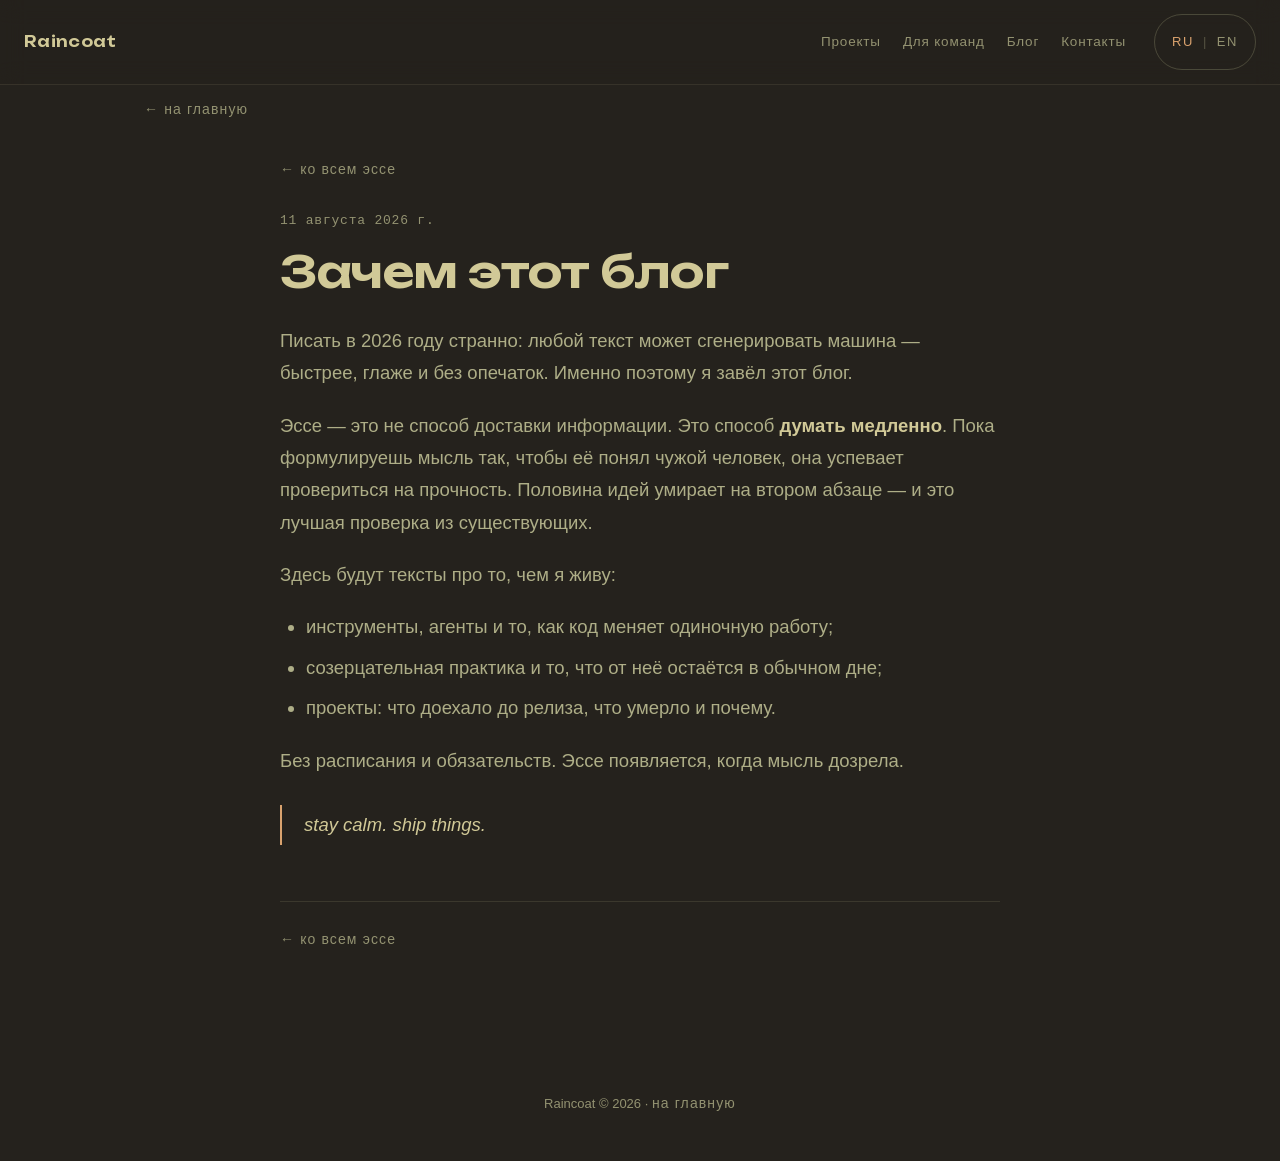
<file: articles/why-this-blog/index.html>
<!DOCTYPE html>
<html lang="ru">
<head>
<base href="../../">
<meta charset="UTF-8">
<meta name="viewport" content="width=device-width, initial-scale=1.0">
<title>Зачем этот блог - Raincoat</title>
<meta name="description" content="Короткое эссе о том, зачем писать в эпоху, когда за тебя может написать машина.">
<link rel="canonical" href="https://raincoat.cc/articles/why-this-blog/">
<link rel="alternate" hreflang="ru" href="https://raincoat.cc/articles/why-this-blog/">
<meta property="og:title" content="Зачем этот блог">
<meta property="og:description" content="Короткое эссе о том, зачем писать в эпоху, когда за тебя может написать машина.">
<meta property="og:type" content="article">
<meta property="og:locale" content="ru_RU">
<meta property="og:url" content="https://raincoat.cc/articles/why-this-blog/">
<meta property="og:image" content="https://raincoat.cc/assets/og.png">
<meta name="twitter:card" content="summary_large_image">
<meta name="twitter:title" content="Зачем этот блог">
<meta name="twitter:description" content="Короткое эссе о том, зачем писать в эпоху, когда за тебя может написать машина.">
<meta name="twitter:image" content="https://raincoat.cc/assets/og.png">
<link rel="icon" href="data:image/svg+xml,%3Csvg xmlns='http://www.w3.org/2000/svg' viewBox='0 0 100 100'%3E%3Ccircle cx='50' cy='50' r='47' fill='%2325221D'/%3E%3Cpath d='M50 20c-17 0-29 13-29 25h58c0-12-12-25-29-25z' fill='%23D9A26E'/%3E%3Cpath d='M50 45v25a8 8 0 0 1-16 0' stroke='%23D9A26E' stroke-width='6' fill='none' stroke-linecap='round'/%3E%3C/svg%3E">
<style>
@font-face{
  font-family:'Unbounded';
  font-style:normal;
  font-weight:200 900;
  font-display:swap;
  src:url(assets/fonts/unbounded-latin.woff2) format('woff2');
  unicode-range:U+0000-00FF,U+0131,U+0152-0153,U+02BB-02BC,U+02C6,U+02DA,U+02DC,U+2000-206F,U+20AC,U+2122,U+2212,U+FEFF,U+FFFD;
}
@font-face{
  font-family:'Unbounded';
  font-style:normal;
  font-weight:200 900;
  font-display:swap;
  src:url(assets/fonts/unbounded-cyrillic.woff2) format('woff2');
  unicode-range:U+0301,U+0400-045F,U+0490-0491,U+04B0-04B1,U+2116;
}
:root{
  --charcoal:#25221D;
  --wood:#574938;
  --sage:#939271;
  --olive:#AEAE87;
  --cream:#D1C997;
  --amber:#D9A26E;
  --terracotta:#965E2F;
}
*{margin:0;padding:0;box-sizing:border-box}
html{scroll-behavior:smooth}
body{
  background:var(--charcoal);
  color:var(--cream);
  font-family:"Helvetica Neue",Helvetica,Arial,sans-serif;
  line-height:1.6;
  -webkit-font-smoothing:antialiased;
}
::selection{background:var(--terracotta);color:var(--cream)}

/* ---------- НАВИГАЦИЯ ---------- */
.site-nav{
  position:fixed;
  top:0;left:0;right:0;
  z-index:60;
  display:flex;
  align-items:center;
  gap:28px;
  padding:14px 24px;
  background:rgba(37,34,29,.55);
  border-bottom:1px solid rgba(147,146,113,.16);
  backdrop-filter:blur(12px);
  -webkit-backdrop-filter:blur(12px);
}
.brand{
  font-family:'Unbounded',"Helvetica Neue",sans-serif;
  font-weight:600;
  font-size:15px;
  letter-spacing:.02em;
  color:var(--cream);
  text-decoration:none;
  transition:color .3s;
}
.brand:hover{color:var(--amber)}
.nav-links{display:flex;gap:22px;margin-left:auto}
.nav-links a{color:var(--sage);text-decoration:none;font-size:13.5px;letter-spacing:.06em;transition:color .25s}
.nav-links a:hover{color:var(--amber)}
@media (max-width:720px){.nav-links{display:none}.site-nav{gap:0}.site-nav .lang-switch{margin-left:auto}}

/* ---------- ПЕРЕКЛЮЧАТЕЛЬ ЯЗЫКА ---------- */
.lang-switch{
  display:flex;
  align-items:center;
  gap:4px;
  padding:5px 12px;
  border:1px solid rgba(147,146,113,.35);
  border-radius:999px;
  font-size:13px;
  letter-spacing:.12em;
}
.lang-switch button{
  background:none;
  border:0;
  padding:2px 5px;
  font:inherit;
  letter-spacing:inherit;
  color:var(--sage);
  cursor:pointer;
  transition:color .25s;
}
.lang-switch button:hover{color:var(--cream)}
.lang-switch button.active{color:var(--amber)}
.lang-switch .sep{color:rgba(147,146,113,.45)}

.wrap{max-width:1040px;margin:0 auto;padding:0 24px}

/* ---------- HEADER ---------- */
header.page{padding:96px 0 0}
.back{
  display:inline-block;
  color:var(--sage);
  text-decoration:none;
  font-size:14px;
  letter-spacing:.08em;
  transition:color .3s;
}
.back:hover{color:var(--amber)}
.page-title{padding:48px 0 18px}
.section-label{
  color:var(--terracotta);
  font-size:14px;
  letter-spacing:.25em;
  text-transform:uppercase;
  margin-bottom:14px;
}
h1{
  font-family:'Unbounded',"Helvetica Neue",sans-serif;
  font-size:clamp(30px,4.6vw,52px);
  font-weight:600;
  letter-spacing:-.01em;
  color:var(--cream);
}
.lede{
  margin-top:14px;
  max-width:640px;
  color:var(--olive);
  font-size:clamp(15px,1.8vw,18px);
}

/* ---------- СПИСОК ЭССЕ ---------- */
.essays{display:flex;flex-direction:column;padding:26px 0 90px}
.essay-item{
  display:block;
  text-decoration:none;
  padding:26px 4px;
  border-bottom:1px solid rgba(147,146,113,.18);
  transition:padding-left .3s,border-color .3s;
}
.essay-item:first-child{border-top:1px solid rgba(147,146,113,.18)}
.essay-item:hover{padding-left:14px;border-color:rgba(217,162,110,.5)}
.essay-item time{
  display:block;
  font-family:"SF Mono",ui-monospace,Menlo,monospace;
  font-size:12.5px;
  color:var(--sage);
  letter-spacing:.06em;
  margin-bottom:6px;
}
.essay-item h2{
  font-family:'Unbounded',"Helvetica Neue",sans-serif;
  font-size:clamp(19px,2.5vw,26px);
  font-weight:500;
  color:var(--cream);
  transition:color .3s;
  line-height:1.3;
}
.essay-item:hover h2{color:var(--amber)}
.essay-item p{
  margin-top:8px;
  color:var(--olive);
  font-size:15px;
  max-width:640px;
}
.empty-state{
  padding:60px 0 90px;
  color:var(--sage);
  font-family:"SF Mono",ui-monospace,Menlo,monospace;
  font-size:14px;
}

/* ---------- ЧИТАЛКА ---------- */
.reader{display:none;max-width:720px;margin:0 auto;padding:34px 0 100px}
.reader.active{display:block}
.list-view.hidden{display:none}
.reader time{
  display:block;
  font-family:"SF Mono",ui-monospace,Menlo,monospace;
  font-size:13px;
  color:var(--sage);
  letter-spacing:.06em;
  margin-bottom:14px;
}
.reader-content{
  color:var(--olive);
  font-size:clamp(16.5px,1.9vw,18.5px);
  line-height:1.75;
}
.reader-content h1{
  font-size:clamp(28px,4vw,44px);
  margin-bottom:26px;
  line-height:1.2;
}
.reader-content h2{
  font-family:'Unbounded',"Helvetica Neue",sans-serif;
  font-size:clamp(20px,2.6vw,27px);
  font-weight:500;
  color:var(--cream);
  margin:44px 0 16px;
  line-height:1.3;
}
.reader-content h3{
  font-size:18px;
  font-weight:600;
  color:var(--cream);
  margin:34px 0 12px;
}
.reader-content p{margin:0 0 20px}
.reader-content strong{color:var(--cream);font-weight:600}
.reader-content em{font-style:italic}
.reader-content a{
  color:var(--amber);
  text-decoration:none;
  border-bottom:1px solid rgba(217,162,110,.4);
  transition:border-color .3s;
}
.reader-content a:hover{border-color:var(--amber)}
.reader-content ul,.reader-content ol{margin:0 0 20px;padding-left:26px}
.reader-content li{margin-bottom:8px}
.reader-content blockquote{
  margin:28px 0;
  padding:4px 0 4px 22px;
  border-left:2px solid var(--amber);
  color:var(--cream);
  font-style:italic;
}
.reader-content blockquote p:last-child{margin-bottom:0}
.reader-content code{
  font-family:"SF Mono",ui-monospace,Menlo,monospace;
  font-size:.88em;
  background:rgba(87,73,56,.4);
  border-radius:5px;
  padding:2px 7px;
  color:var(--cream);
}
.reader-content pre{
  margin:0 0 20px;
  padding:18px 20px;
  background:rgba(87,73,56,.28);
  border:1px solid rgba(147,146,113,.25);
  border-radius:10px;
  overflow-x:auto;
}
.reader-content pre code{background:none;padding:0;font-size:14px;line-height:1.6}
.reader-content hr{
  border:0;
  height:1px;
  background:rgba(147,146,113,.3);
  margin:36px 0;
}
.reader-content img{max-width:100%;height:auto;border-radius:10px;margin:8px 0 20px}
.reader-back{margin-bottom:30px}
.reader-footer{
  margin-top:56px;
  padding-top:24px;
  border-top:1px solid rgba(147,146,113,.2);
}

footer{
  text-align:center;
  color:var(--sage);
  font-size:13px;
  padding:40px 0 46px;
}
@media(max-width:560px){
  .essay-item{padding:20px 2px}
}
</style>
<link rel="stylesheet" href="assets/site.css?v=1">
</head>
<body data-post="why-this-blog">

<nav class="site-nav">
  <a class="brand" href="index.html">Raincoat</a>
  <div class="nav-links">
    <a href="index.html#products" data-site-i18n="cases">Проекты</a>
    <a href="team.html" data-site-i18n="teams">Для команд</a>
    <a href="blog.html" data-site-i18n="blog">Блог</a>
    <a href="index.html#contacts" data-site-i18n="contacts">Контакты</a>
  </div>
  <div class="lang-switch" role="group" aria-label="Language / Язык">
    <button type="button" data-lang="ru">RU</button>
    <span class="sep" aria-hidden="true">|</span>
    <button type="button" data-lang="en">EN</button>
  </div>
</nav>

<div class="wrap">

<noscript>
  <style>.list-view, header.page, footer { display: none; }</style>
  <article class="reader active static-article-summary">
    <div class="reader-content"><h1>Зачем этот блог</h1><p>Короткое эссе о том, зачем писать в эпоху, когда за тебя может написать машина.</p></div>
    <p><a class="back" href="posts/why-this-blog.md">Прочитать статью без JavaScript</a></p>
    <p><a class="back" href="blog.html">Все эссе</a></p>
  </article>
</noscript>

<header class="page">
  <a class="back" href="index.html" data-i18n="projects.back">&larr; на главную</a>
</header>

<div class="list-view" id="listView">
  <div class="page-title">
    <p class="section-label" data-i18n="blog.label">Блог</p>
    <h1 data-i18n="blog.h1">Эссе</h1>
    <p class="lede" data-i18n="blog.lede">Тексты, которые пишутся медленно: инструменты и агенты, созерцательная практика, проекты и релизы.</p>
  </div>
  <div class="essays" id="essays"></div>
</div>

<article class="reader" id="reader">
  <p class="reader-back"><a class="back" href="blog.html" id="readerBack" data-i18n="blog.backToList">&larr; ко всем эссе</a></p>
  <time id="readerDate"></time>
  <div class="reader-content" id="readerContent"></div>
  <p class="reader-footer"><a class="back" href="blog.html" data-i18n="blog.backToList">&larr; ко всем эссе</a></p>
</article>

<footer>Raincoat &copy; 2026 &middot; <a class="back" href="index.html" data-i18n="projects.backShort">на главную</a></footer>

</div><!-- /wrap -->

<script src="i18n.js?v=4"></script>
<script src="assets/site.js?v=1"></script>
<script>
(()=>{
'use strict';

/* ---------- мини-рендерер Markdown (без зависимостей) ---------- */
function esc(s){return s.replace(/&/g,'&amp;').replace(/</g,'&lt;').replace(/>/g,'&gt;');}
function inline(s){
  return s
    .replace(/!\[([^\]]*)\]\(([^)\s]+)\)/g,function(match,alt,src){
      var size='';
      if(src==='assets/blog/window-of-opportunity-cover.png')size=' width="1672" height="941"';
      if(src==='assets/blog/agent-product-loop.png')size=' width="1600" height="900"';
      return '<img src="'+src+'" alt="'+alt+'" loading="lazy" decoding="async"'+size+'>';
    })
    .replace(/\[([^\]]+)\]\(([^)\s]+)\)/g,'<a href="$2" target="_blank" rel="noopener">$1</a>')
    .replace(/`([^`]+)`/g,'<code>$1</code>')
    .replace(/\*\*([^*]+)\*\*/g,'<strong>$1</strong>')
    .replace(/(^|[^*])\*([^*\n]+)\*/g,'$1<em>$2</em>');
}
function renderMd(md){
  const lines=md.replace(/\r\n/g,'\n').split('\n');
  const out=[];
  let i=0,para=[],listType=null,listBuf=[],quoteBuf=[];
  const flushPara=()=>{if(para.length){out.push('<p>'+inline(para.join(' '))+'</p>');para=[];}};
  const flushList=()=>{if(listType){out.push('<'+listType+'>'+listBuf.map(x=>'<li>'+inline(x)+'</li>').join('')+'</'+listType+'>');listType=null;listBuf=[];}};
  const flushQuote=()=>{if(quoteBuf.length){out.push('<blockquote><p>'+quoteBuf.map(inline).join('</p><p>')+'</p></blockquote>');quoteBuf=[];}};
  const flushAll=()=>{flushPara();flushList();flushQuote();};
  while(i<lines.length){
    const raw=lines[i];
    /* блок кода ``` */
    if(/^```/.test(raw)){
      flushAll();
      const buf=[];i++;
      while(i<lines.length&&!/^```/.test(lines[i])){buf.push(lines[i]);i++;}
      out.push('<pre><code>'+esc(buf.join('\n'))+'</code></pre>');
      i++;continue;
    }
    const l=esc(raw);
    let m;
    if(!l.trim()){flushAll();i++;continue;}
    if(m=l.match(/^(#{1,3})\s+(.*)/)){flushAll();const n=m[1].length;out.push('<h'+n+'>'+inline(m[2])+'</h'+n+'>');i++;continue;}
    if(/^(---|\*\*\*)\s*$/.test(l)){flushAll();out.push('<hr>');i++;continue;}
    if(m=l.match(/^&gt;\s?(.*)/)){flushPara();flushList();quoteBuf.push(m[1]);i++;continue;}
    if(m=l.match(/^[-*]\s+(.*)/)){flushPara();flushQuote();if(listType!=='ul'){flushList();listType='ul';}listBuf.push(m[1]);i++;continue;}
    if(m=l.match(/^\d+\.\s+(.*)/)){flushPara();flushQuote();if(listType!=='ol'){flushList();listType='ol';}listBuf.push(m[1]);i++;continue;}
    flushList();flushQuote();para.push(l.trim());i++;
  }
  flushAll();
  return out.join('\n');
}

/* ---------- данные и роутинг ---------- */
const listView=document.getElementById('listView');
const reader=document.getElementById('reader');
const essaysEl=document.getElementById('essays');
const entrySlug=document.body.dataset.post||'';
const entryLang=document.body.dataset.entryLang||'';

if(entryLang&&i18n.lang!==entryLang)i18n.setLang(entryLang);

function fmtDate(iso){
  try{
    return new Intl.DateTimeFormat(i18n.lang==='ru'?'ru-RU':'en-US',{day:'numeric',month:'long',year:'numeric'}).format(new Date(iso+'T00:00:00'));
  }catch(e){return iso;}
}

let POSTS=[];

function renderList(){
  if(!POSTS.length){
    essaysEl.innerHTML='<p class="empty-state">'+i18n.t('blog.empty')+'</p>';
    return;
  }
  const en=i18n.lang==='en';
  essaysEl.innerHTML=POSTS.map(p=>{
    const title=en&&p.title_en?p.title_en:p.title;
    const desc=en&&p.desc_en?p.desc_en:p.desc;
    var route='articles/'+encodeURIComponent(p.slug)+'/';
    if(en&&p.en)route+='en/';
    else if(en)route+='?lang=en';
    return '<a class="essay-item" href="'+route+'">'+
      '<time datetime="'+p.date+'">'+fmtDate(p.date)+'</time>'+
      '<h2>'+esc(title)+'</h2>'+
      (desc?'<p>'+esc(desc)+'</p>':'')+
    '</a>';
  }).join('');
}

function showPost(slug){
  const meta=POSTS.find(p=>p.slug===slug);
  /* у поста с en:true своя английская версия <slug>.en.md - берём её, когда сайт на английском */
  const useEn=i18n.lang==='en'&&meta&&meta.en;
  fetch('posts/'+slug+(useEn?'.en':'')+'.md')
    .then(r=>{if(!r.ok)throw 0;return r.text();})
    .then(md=>{
      listView.classList.add('hidden');
      reader.classList.add('active');
      document.getElementById('readerDate').textContent=meta?fmtDate(meta.date):'';
      document.getElementById('readerContent').innerHTML=renderMd(md);
      if(meta)document.title=(useEn&&meta.title_en?meta.title_en:meta.title)+' - Raincoat';
      scrollTo(0,0);
    })
    .catch(()=>{location.href='blog.html';});
}

fetch('posts/index.json')
  .then(r=>r.json())
  .then(posts=>{
    POSTS=posts.sort((a,b)=>b.date.localeCompare(a.date));
    let slug=entrySlug||new URLSearchParams(location.search).get('post');
    /* старые ссылки вида ?post=<slug>-en - редиректим на единый пост с английским языком */
    if(slug&&!POSTS.find(p=>p.slug===slug)&&/-en$/.test(slug)){
      const base=slug.replace(/-en$/,'');
      if(POSTS.find(p=>p.slug===base)){
        slug=base;
        i18n.setLang('en');
        try{history.replaceState(null,'','blog.html?post='+encodeURIComponent(base));}catch(e){}
      }
    }
    if(slug){renderList();showPost(slug);}
    else renderList();
  })
  .catch(()=>{
    essaysEl.innerHTML='<p class="empty-state">'+i18n.t('blog.empty')+'</p>';
  });

/* список и открытый пост зависят от языка */
document.addEventListener('langchange',()=>{
  renderList();
  const slug=entrySlug||new URLSearchParams(location.search).get('post');
  const meta=POSTS.find(p=>p.slug===slug);
  if(entrySlug&&entryLang){
    const route='articles/'+encodeURIComponent(slug)+'/'+(i18n.lang==='en'?'en/':'');
    location.href=route;
    return;
  }
  if(slug&&meta)showPost(slug);
});
})();
</script>
</body>
</html>
</file>
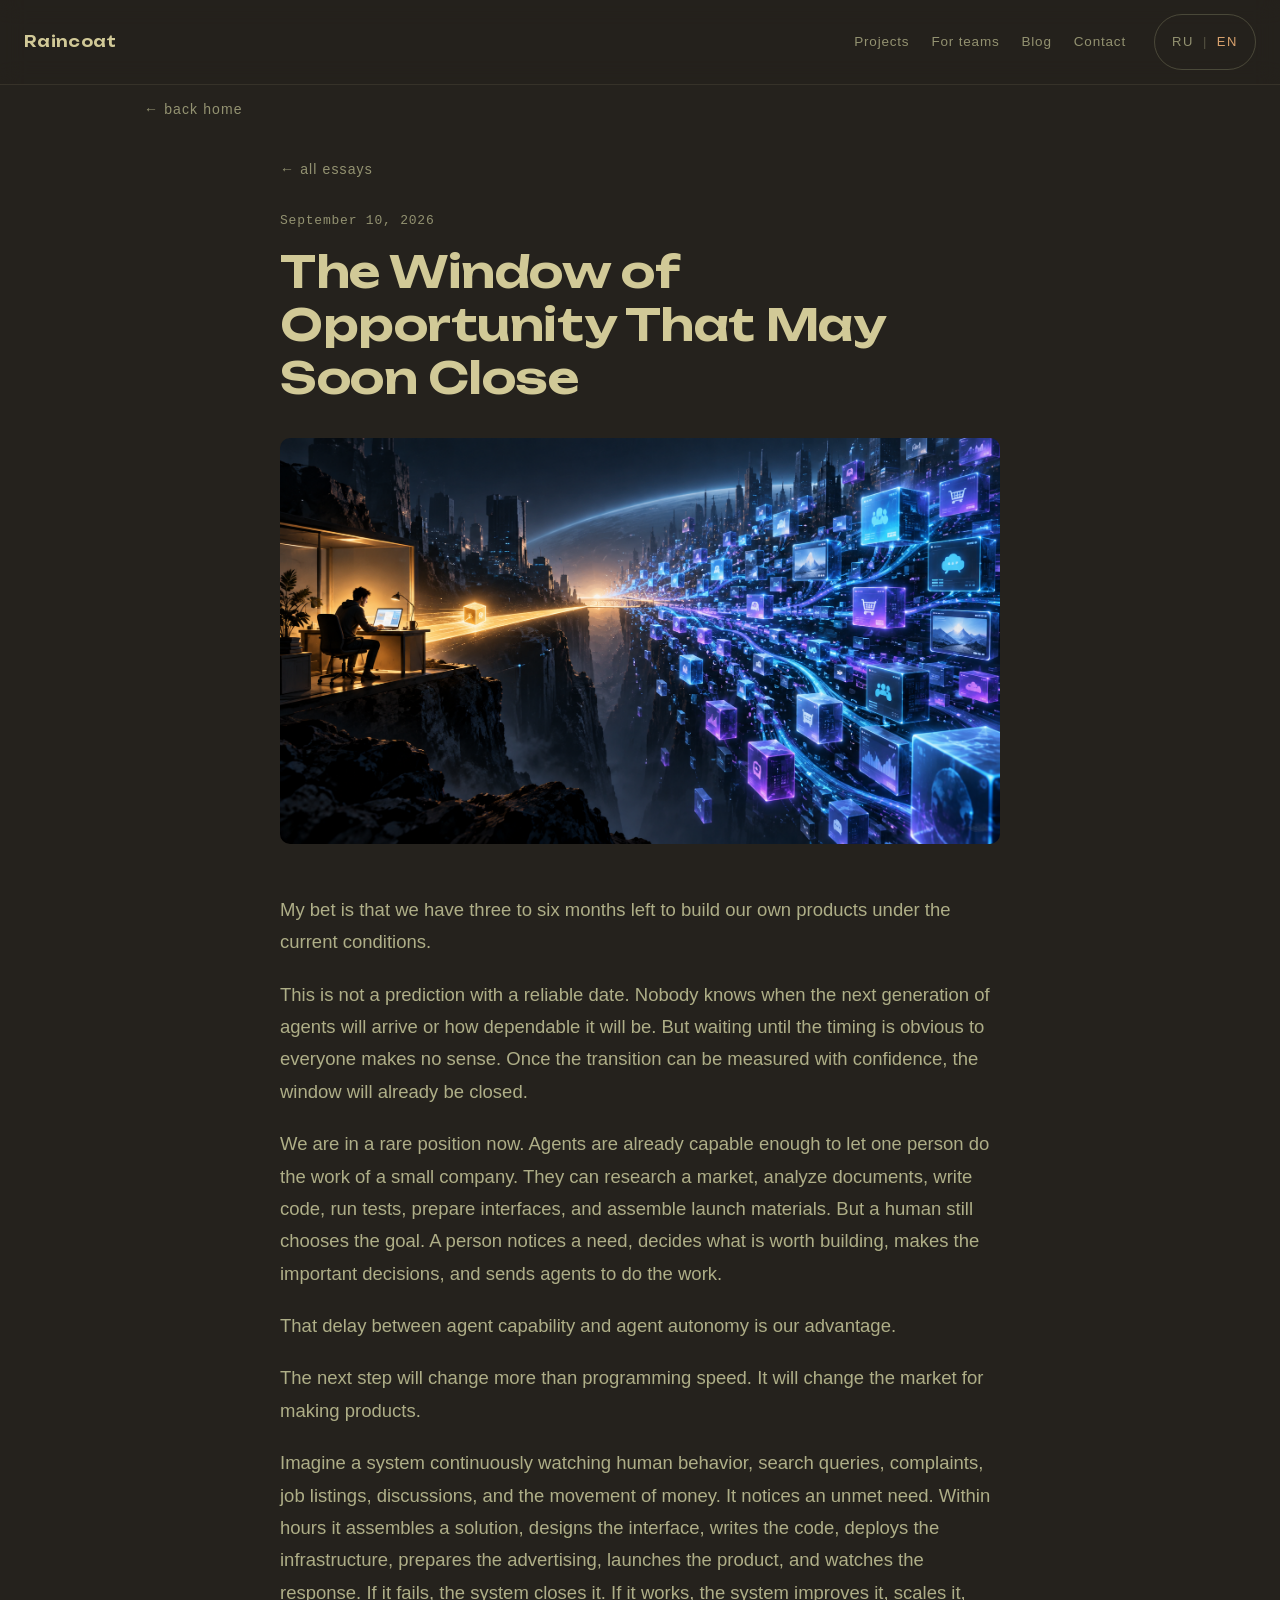
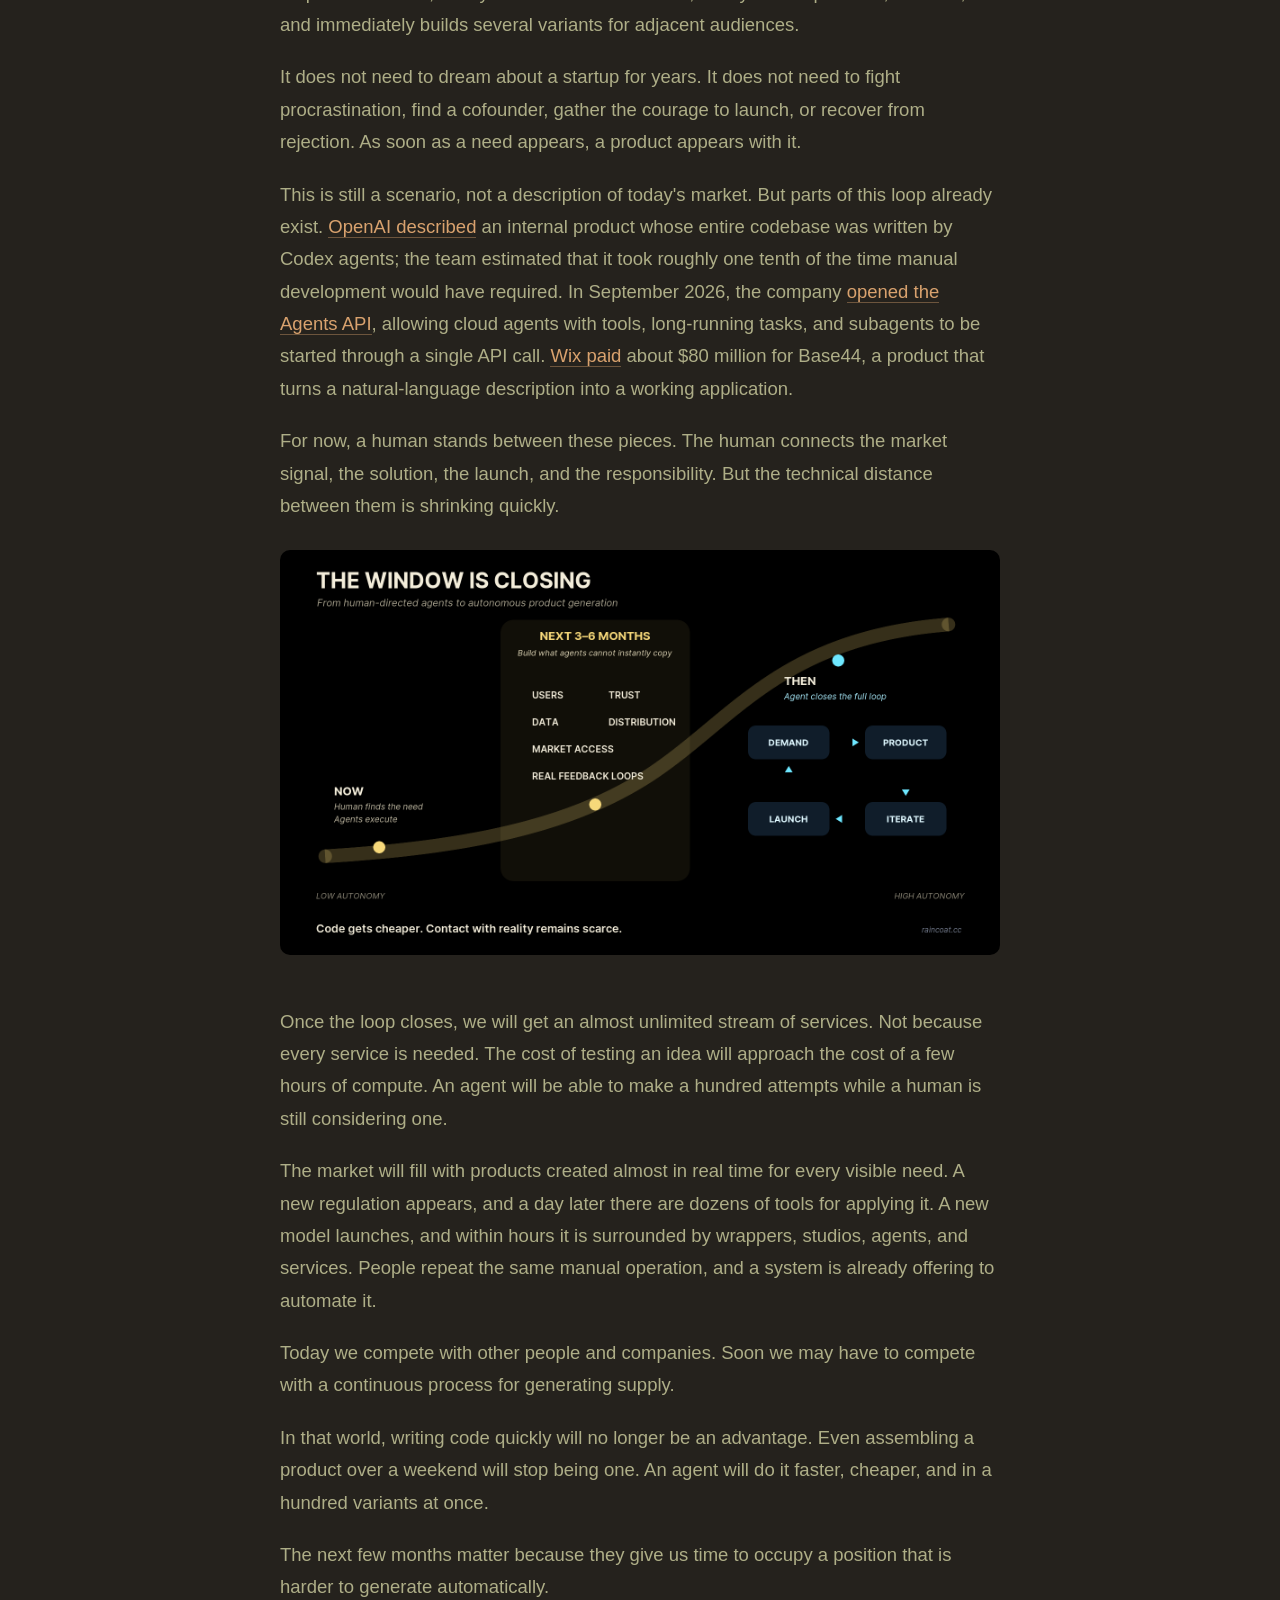
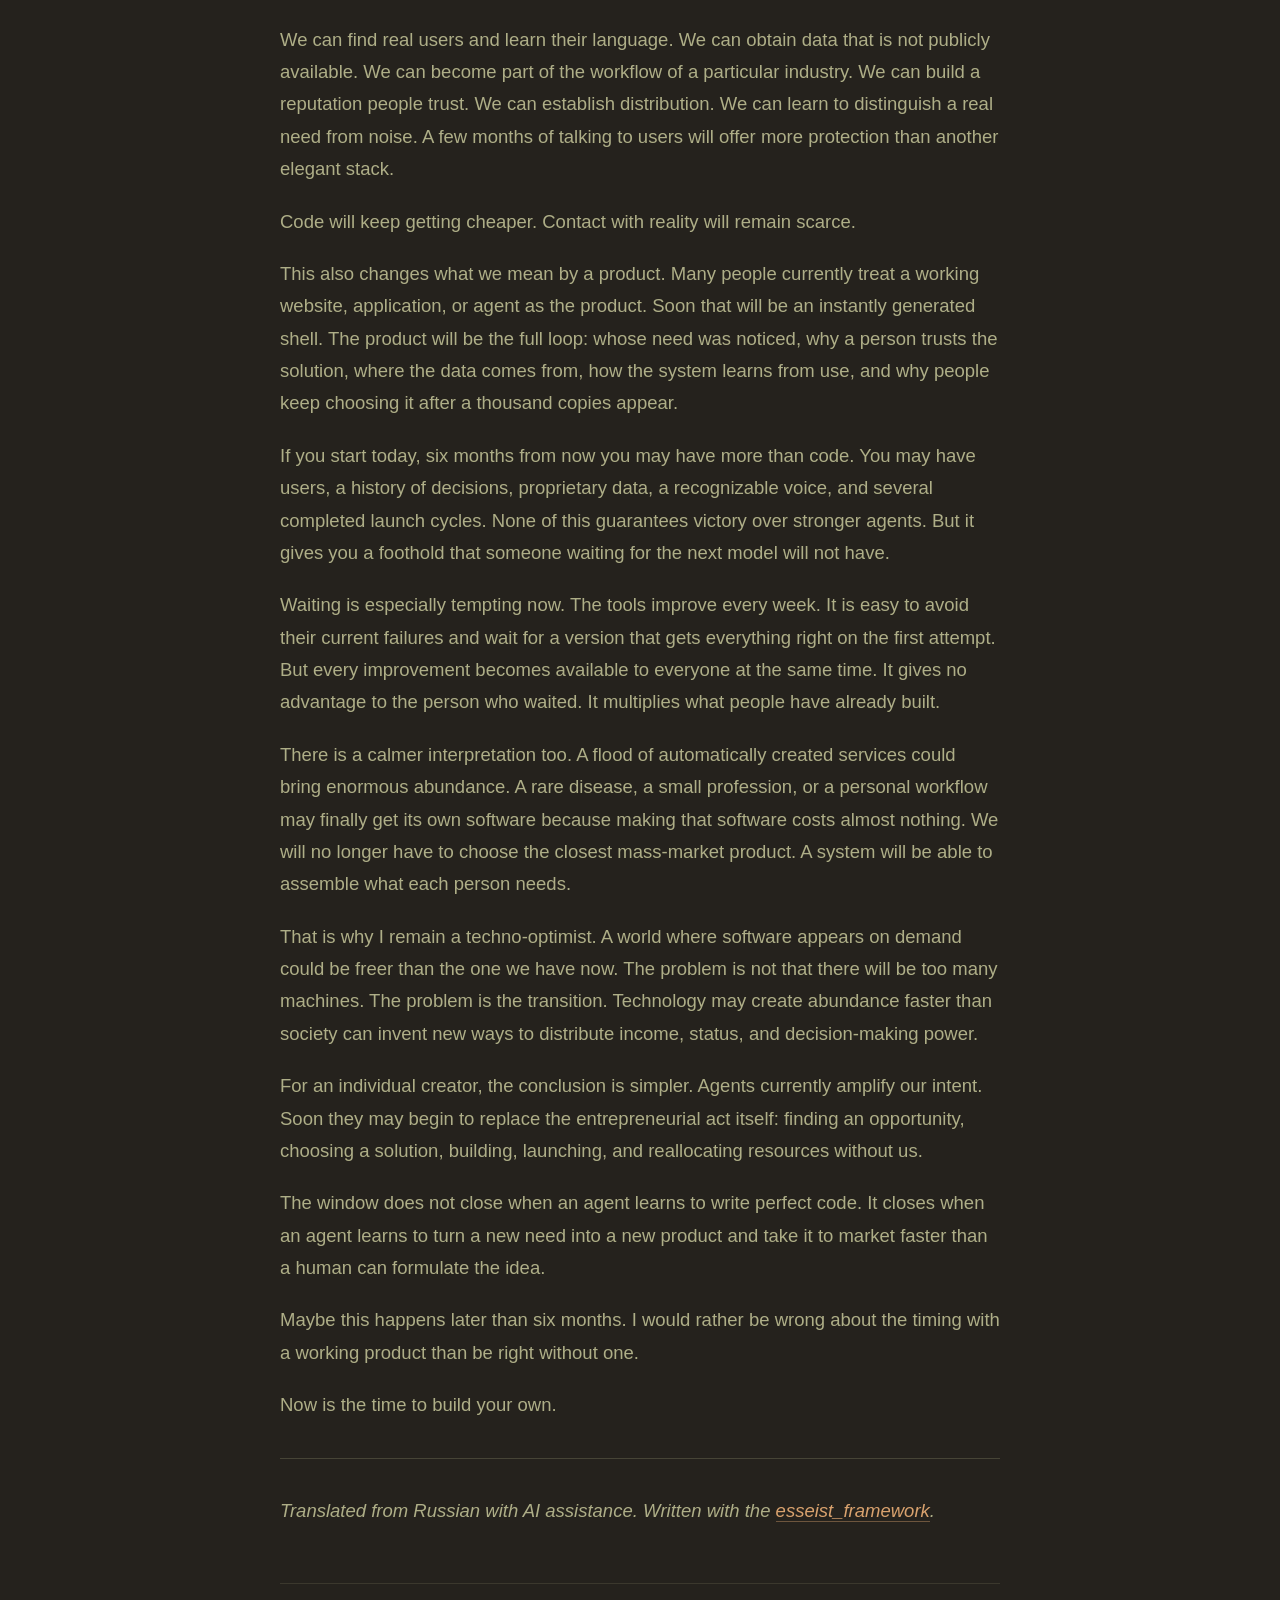
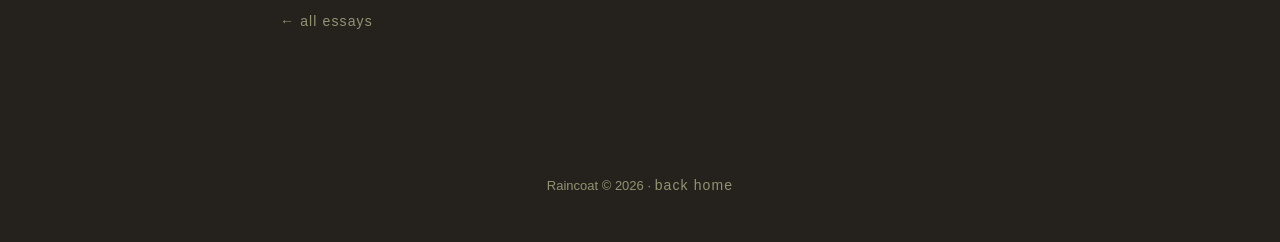
<file: articles/kompaniya-agentov-na-odnom-noutbuke/en/index.html>
<!DOCTYPE html>
<html lang="en">
<head>
<base href="../../../">
<meta charset="UTF-8">
<meta name="viewport" content="width=device-width, initial-scale=1.0">
<title>The Window of Opportunity That May Soon Close - Raincoat</title>
<meta name="description" content="An essay about the months in which a person can still build a product before agents begin finding demand and taking solutions to market on their own.">
<link rel="canonical" href="https://raincoat.cc/articles/kompaniya-agentov-na-odnom-noutbuke/en/">
<link rel="alternate" hreflang="ru" href="https://raincoat.cc/articles/kompaniya-agentov-na-odnom-noutbuke/">
<link rel="alternate" hreflang="en" href="https://raincoat.cc/articles/kompaniya-agentov-na-odnom-noutbuke/en/">
<meta property="og:title" content="The Window of Opportunity That May Soon Close">
<meta property="og:description" content="An essay about the months in which a person can still build a product before agents begin finding demand and taking solutions to market on their own.">
<meta property="og:type" content="article">
<meta property="og:locale" content="en_US">
<meta property="og:url" content="https://raincoat.cc/articles/kompaniya-agentov-na-odnom-noutbuke/en/">
<meta property="og:image" content="https://raincoat.cc/assets/blog/window-of-opportunity-cover.png">
<meta name="twitter:card" content="summary_large_image">
<meta name="twitter:title" content="The Window of Opportunity That May Soon Close">
<meta name="twitter:description" content="An essay about the months in which a person can still build a product before agents begin finding demand and taking solutions to market on their own.">
<meta name="twitter:image" content="https://raincoat.cc/assets/blog/window-of-opportunity-cover.png">
<link rel="icon" href="data:image/svg+xml,%3Csvg xmlns='http://www.w3.org/2000/svg' viewBox='0 0 100 100'%3E%3Ccircle cx='50' cy='50' r='47' fill='%2325221D'/%3E%3Cpath d='M50 20c-17 0-29 13-29 25h58c0-12-12-25-29-25z' fill='%23D9A26E'/%3E%3Cpath d='M50 45v25a8 8 0 0 1-16 0' stroke='%23D9A26E' stroke-width='6' fill='none' stroke-linecap='round'/%3E%3C/svg%3E">
<style>
@font-face{
  font-family:'Unbounded';
  font-style:normal;
  font-weight:200 900;
  font-display:swap;
  src:url(assets/fonts/unbounded-latin.woff2) format('woff2');
  unicode-range:U+0000-00FF,U+0131,U+0152-0153,U+02BB-02BC,U+02C6,U+02DA,U+02DC,U+2000-206F,U+20AC,U+2122,U+2212,U+FEFF,U+FFFD;
}
@font-face{
  font-family:'Unbounded';
  font-style:normal;
  font-weight:200 900;
  font-display:swap;
  src:url(assets/fonts/unbounded-cyrillic.woff2) format('woff2');
  unicode-range:U+0301,U+0400-045F,U+0490-0491,U+04B0-04B1,U+2116;
}
:root{
  --charcoal:#25221D;
  --wood:#574938;
  --sage:#939271;
  --olive:#AEAE87;
  --cream:#D1C997;
  --amber:#D9A26E;
  --terracotta:#965E2F;
}
*{margin:0;padding:0;box-sizing:border-box}
html{scroll-behavior:smooth}
body{
  background:var(--charcoal);
  color:var(--cream);
  font-family:"Helvetica Neue",Helvetica,Arial,sans-serif;
  line-height:1.6;
  -webkit-font-smoothing:antialiased;
}
::selection{background:var(--terracotta);color:var(--cream)}

/* ---------- НАВИГАЦИЯ ---------- */
.site-nav{
  position:fixed;
  top:0;left:0;right:0;
  z-index:60;
  display:flex;
  align-items:center;
  gap:28px;
  padding:14px 24px;
  background:rgba(37,34,29,.55);
  border-bottom:1px solid rgba(147,146,113,.16);
  backdrop-filter:blur(12px);
  -webkit-backdrop-filter:blur(12px);
}
.brand{
  font-family:'Unbounded',"Helvetica Neue",sans-serif;
  font-weight:600;
  font-size:15px;
  letter-spacing:.02em;
  color:var(--cream);
  text-decoration:none;
  transition:color .3s;
}
.brand:hover{color:var(--amber)}
.nav-links{display:flex;gap:22px;margin-left:auto}
.nav-links a{color:var(--sage);text-decoration:none;font-size:13.5px;letter-spacing:.06em;transition:color .25s}
.nav-links a:hover{color:var(--amber)}
@media (max-width:720px){.nav-links{display:none}.site-nav{gap:0}.site-nav .lang-switch{margin-left:auto}}

/* ---------- ПЕРЕКЛЮЧАТЕЛЬ ЯЗЫКА ---------- */
.lang-switch{
  display:flex;
  align-items:center;
  gap:4px;
  padding:5px 12px;
  border:1px solid rgba(147,146,113,.35);
  border-radius:999px;
  font-size:13px;
  letter-spacing:.12em;
}
.lang-switch button{
  background:none;
  border:0;
  padding:2px 5px;
  font:inherit;
  letter-spacing:inherit;
  color:var(--sage);
  cursor:pointer;
  transition:color .25s;
}
.lang-switch button:hover{color:var(--cream)}
.lang-switch button.active{color:var(--amber)}
.lang-switch .sep{color:rgba(147,146,113,.45)}

.wrap{max-width:1040px;margin:0 auto;padding:0 24px}

/* ---------- HEADER ---------- */
header.page{padding:96px 0 0}
.back{
  display:inline-block;
  color:var(--sage);
  text-decoration:none;
  font-size:14px;
  letter-spacing:.08em;
  transition:color .3s;
}
.back:hover{color:var(--amber)}
.page-title{padding:48px 0 18px}
.section-label{
  color:var(--terracotta);
  font-size:14px;
  letter-spacing:.25em;
  text-transform:uppercase;
  margin-bottom:14px;
}
h1{
  font-family:'Unbounded',"Helvetica Neue",sans-serif;
  font-size:clamp(30px,4.6vw,52px);
  font-weight:600;
  letter-spacing:-.01em;
  color:var(--cream);
}
.lede{
  margin-top:14px;
  max-width:640px;
  color:var(--olive);
  font-size:clamp(15px,1.8vw,18px);
}

/* ---------- СПИСОК ЭССЕ ---------- */
.essays{display:flex;flex-direction:column;padding:26px 0 90px}
.essay-item{
  display:block;
  text-decoration:none;
  padding:26px 4px;
  border-bottom:1px solid rgba(147,146,113,.18);
  transition:padding-left .3s,border-color .3s;
}
.essay-item:first-child{border-top:1px solid rgba(147,146,113,.18)}
.essay-item:hover{padding-left:14px;border-color:rgba(217,162,110,.5)}
.essay-item time{
  display:block;
  font-family:"SF Mono",ui-monospace,Menlo,monospace;
  font-size:12.5px;
  color:var(--sage);
  letter-spacing:.06em;
  margin-bottom:6px;
}
.essay-item h2{
  font-family:'Unbounded',"Helvetica Neue",sans-serif;
  font-size:clamp(19px,2.5vw,26px);
  font-weight:500;
  color:var(--cream);
  transition:color .3s;
  line-height:1.3;
}
.essay-item:hover h2{color:var(--amber)}
.essay-item p{
  margin-top:8px;
  color:var(--olive);
  font-size:15px;
  max-width:640px;
}
.empty-state{
  padding:60px 0 90px;
  color:var(--sage);
  font-family:"SF Mono",ui-monospace,Menlo,monospace;
  font-size:14px;
}

/* ---------- ЧИТАЛКА ---------- */
.reader{display:none;max-width:720px;margin:0 auto;padding:34px 0 100px}
.reader.active{display:block}
.list-view.hidden{display:none}
.reader time{
  display:block;
  font-family:"SF Mono",ui-monospace,Menlo,monospace;
  font-size:13px;
  color:var(--sage);
  letter-spacing:.06em;
  margin-bottom:14px;
}
.reader-content{
  color:var(--olive);
  font-size:clamp(16.5px,1.9vw,18.5px);
  line-height:1.75;
}
.reader-content h1{
  font-size:clamp(28px,4vw,44px);
  margin-bottom:26px;
  line-height:1.2;
}
.reader-content h2{
  font-family:'Unbounded',"Helvetica Neue",sans-serif;
  font-size:clamp(20px,2.6vw,27px);
  font-weight:500;
  color:var(--cream);
  margin:44px 0 16px;
  line-height:1.3;
}
.reader-content h3{
  font-size:18px;
  font-weight:600;
  color:var(--cream);
  margin:34px 0 12px;
}
.reader-content p{margin:0 0 20px}
.reader-content strong{color:var(--cream);font-weight:600}
.reader-content em{font-style:italic}
.reader-content a{
  color:var(--amber);
  text-decoration:none;
  border-bottom:1px solid rgba(217,162,110,.4);
  transition:border-color .3s;
}
.reader-content a:hover{border-color:var(--amber)}
.reader-content ul,.reader-content ol{margin:0 0 20px;padding-left:26px}
.reader-content li{margin-bottom:8px}
.reader-content blockquote{
  margin:28px 0;
  padding:4px 0 4px 22px;
  border-left:2px solid var(--amber);
  color:var(--cream);
  font-style:italic;
}
.reader-content blockquote p:last-child{margin-bottom:0}
.reader-content code{
  font-family:"SF Mono",ui-monospace,Menlo,monospace;
  font-size:.88em;
  background:rgba(87,73,56,.4);
  border-radius:5px;
  padding:2px 7px;
  color:var(--cream);
}
.reader-content pre{
  margin:0 0 20px;
  padding:18px 20px;
  background:rgba(87,73,56,.28);
  border:1px solid rgba(147,146,113,.25);
  border-radius:10px;
  overflow-x:auto;
}
.reader-content pre code{background:none;padding:0;font-size:14px;line-height:1.6}
.reader-content hr{
  border:0;
  height:1px;
  background:rgba(147,146,113,.3);
  margin:36px 0;
}
.reader-content img{max-width:100%;height:auto;border-radius:10px;margin:8px 0 20px}
.reader-back{margin-bottom:30px}
.reader-footer{
  margin-top:56px;
  padding-top:24px;
  border-top:1px solid rgba(147,146,113,.2);
}

footer{
  text-align:center;
  color:var(--sage);
  font-size:13px;
  padding:40px 0 46px;
}
@media(max-width:560px){
  .essay-item{padding:20px 2px}
}
</style>
<link rel="stylesheet" href="assets/site.css?v=1">
</head>
<body data-post="kompaniya-agentov-na-odnom-noutbuke" data-entry-lang="en">

<nav class="site-nav">
  <a class="brand" href="index.html">Raincoat</a>
  <div class="nav-links">
    <a href="index.html#products" data-site-i18n="cases">Проекты</a>
    <a href="team.html" data-site-i18n="teams">Для команд</a>
    <a href="blog.html" data-site-i18n="blog">Блог</a>
    <a href="index.html#contacts" data-site-i18n="contacts">Контакты</a>
  </div>
  <div class="lang-switch" role="group" aria-label="Language / Язык">
    <button type="button" data-lang="ru">RU</button>
    <span class="sep" aria-hidden="true">|</span>
    <button type="button" data-lang="en">EN</button>
  </div>
</nav>

<div class="wrap">

<noscript>
  <style>.list-view, header.page, footer { display: none; }</style>
  <article class="reader active static-article-summary">
    <div class="reader-content"><h1>The Window of Opportunity That May Soon Close</h1><p>An essay about the months in which a person can still build a product before agents begin finding demand and taking solutions to market on their own.</p></div>
    <p><a class="back" href="posts/kompaniya-agentov-na-odnom-noutbuke.en.md">Read the article without JavaScript</a></p>
    <p><a class="back" href="blog.html">All essays</a></p>
  </article>
</noscript>

<header class="page">
  <a class="back" href="index.html" data-i18n="projects.back">&larr; на главную</a>
</header>

<div class="list-view" id="listView">
  <div class="page-title">
    <p class="section-label" data-i18n="blog.label">Блог</p>
    <h1 data-i18n="blog.h1">Эссе</h1>
    <p class="lede" data-i18n="blog.lede">Тексты, которые пишутся медленно: инструменты и агенты, созерцательная практика, проекты и релизы.</p>
  </div>
  <div class="essays" id="essays"></div>
</div>

<article class="reader" id="reader">
  <p class="reader-back"><a class="back" href="blog.html" id="readerBack" data-i18n="blog.backToList">&larr; ко всем эссе</a></p>
  <time id="readerDate"></time>
  <div class="reader-content" id="readerContent"></div>
  <p class="reader-footer"><a class="back" href="blog.html" data-i18n="blog.backToList">&larr; ко всем эссе</a></p>
</article>

<footer>Raincoat &copy; 2026 &middot; <a class="back" href="index.html" data-i18n="projects.backShort">на главную</a></footer>

</div><!-- /wrap -->

<script src="i18n.js?v=4"></script>
<script src="assets/site.js?v=1"></script>
<script>
(()=>{
'use strict';

/* ---------- мини-рендерер Markdown (без зависимостей) ---------- */
function esc(s){return s.replace(/&/g,'&amp;').replace(/</g,'&lt;').replace(/>/g,'&gt;');}
function inline(s){
  return s
    .replace(/!\[([^\]]*)\]\(([^)\s]+)\)/g,function(match,alt,src){
      var size='';
      if(src==='assets/blog/window-of-opportunity-cover.png')size=' width="1672" height="941"';
      if(src==='assets/blog/agent-product-loop.png')size=' width="1600" height="900"';
      return '<img src="'+src+'" alt="'+alt+'" loading="lazy" decoding="async"'+size+'>';
    })
    .replace(/\[([^\]]+)\]\(([^)\s]+)\)/g,'<a href="$2" target="_blank" rel="noopener">$1</a>')
    .replace(/`([^`]+)`/g,'<code>$1</code>')
    .replace(/\*\*([^*]+)\*\*/g,'<strong>$1</strong>')
    .replace(/(^|[^*])\*([^*\n]+)\*/g,'$1<em>$2</em>');
}
function renderMd(md){
  const lines=md.replace(/\r\n/g,'\n').split('\n');
  const out=[];
  let i=0,para=[],listType=null,listBuf=[],quoteBuf=[];
  const flushPara=()=>{if(para.length){out.push('<p>'+inline(para.join(' '))+'</p>');para=[];}};
  const flushList=()=>{if(listType){out.push('<'+listType+'>'+listBuf.map(x=>'<li>'+inline(x)+'</li>').join('')+'</'+listType+'>');listType=null;listBuf=[];}};
  const flushQuote=()=>{if(quoteBuf.length){out.push('<blockquote><p>'+quoteBuf.map(inline).join('</p><p>')+'</p></blockquote>');quoteBuf=[];}};
  const flushAll=()=>{flushPara();flushList();flushQuote();};
  while(i<lines.length){
    const raw=lines[i];
    /* блок кода ``` */
    if(/^```/.test(raw)){
      flushAll();
      const buf=[];i++;
      while(i<lines.length&&!/^```/.test(lines[i])){buf.push(lines[i]);i++;}
      out.push('<pre><code>'+esc(buf.join('\n'))+'</code></pre>');
      i++;continue;
    }
    const l=esc(raw);
    let m;
    if(!l.trim()){flushAll();i++;continue;}
    if(m=l.match(/^(#{1,3})\s+(.*)/)){flushAll();const n=m[1].length;out.push('<h'+n+'>'+inline(m[2])+'</h'+n+'>');i++;continue;}
    if(/^(---|\*\*\*)\s*$/.test(l)){flushAll();out.push('<hr>');i++;continue;}
    if(m=l.match(/^&gt;\s?(.*)/)){flushPara();flushList();quoteBuf.push(m[1]);i++;continue;}
    if(m=l.match(/^[-*]\s+(.*)/)){flushPara();flushQuote();if(listType!=='ul'){flushList();listType='ul';}listBuf.push(m[1]);i++;continue;}
    if(m=l.match(/^\d+\.\s+(.*)/)){flushPara();flushQuote();if(listType!=='ol'){flushList();listType='ol';}listBuf.push(m[1]);i++;continue;}
    flushList();flushQuote();para.push(l.trim());i++;
  }
  flushAll();
  return out.join('\n');
}

/* ---------- данные и роутинг ---------- */
const listView=document.getElementById('listView');
const reader=document.getElementById('reader');
const essaysEl=document.getElementById('essays');
const entrySlug=document.body.dataset.post||'';
const entryLang=document.body.dataset.entryLang||'';

if(entryLang&&i18n.lang!==entryLang)i18n.setLang(entryLang);

function fmtDate(iso){
  try{
    return new Intl.DateTimeFormat(i18n.lang==='ru'?'ru-RU':'en-US',{day:'numeric',month:'long',year:'numeric'}).format(new Date(iso+'T00:00:00'));
  }catch(e){return iso;}
}

let POSTS=[];

function renderList(){
  if(!POSTS.length){
    essaysEl.innerHTML='<p class="empty-state">'+i18n.t('blog.empty')+'</p>';
    return;
  }
  const en=i18n.lang==='en';
  essaysEl.innerHTML=POSTS.map(p=>{
    const title=en&&p.title_en?p.title_en:p.title;
    const desc=en&&p.desc_en?p.desc_en:p.desc;
    var route='articles/'+encodeURIComponent(p.slug)+'/';
    if(en&&p.en)route+='en/';
    else if(en)route+='?lang=en';
    return '<a class="essay-item" href="'+route+'">'+
      '<time datetime="'+p.date+'">'+fmtDate(p.date)+'</time>'+
      '<h2>'+esc(title)+'</h2>'+
      (desc?'<p>'+esc(desc)+'</p>':'')+
    '</a>';
  }).join('');
}

function showPost(slug){
  const meta=POSTS.find(p=>p.slug===slug);
  /* у поста с en:true своя английская версия <slug>.en.md - берём её, когда сайт на английском */
  const useEn=i18n.lang==='en'&&meta&&meta.en;
  fetch('posts/'+slug+(useEn?'.en':'')+'.md')
    .then(r=>{if(!r.ok)throw 0;return r.text();})
    .then(md=>{
      listView.classList.add('hidden');
      reader.classList.add('active');
      document.getElementById('readerDate').textContent=meta?fmtDate(meta.date):'';
      document.getElementById('readerContent').innerHTML=renderMd(md);
      if(meta)document.title=(useEn&&meta.title_en?meta.title_en:meta.title)+' - Raincoat';
      scrollTo(0,0);
    })
    .catch(()=>{location.href='blog.html';});
}

fetch('posts/index.json')
  .then(r=>r.json())
  .then(posts=>{
    POSTS=posts.sort((a,b)=>b.date.localeCompare(a.date));
    let slug=entrySlug||new URLSearchParams(location.search).get('post');
    /* старые ссылки вида ?post=<slug>-en - редиректим на единый пост с английским языком */
    if(slug&&!POSTS.find(p=>p.slug===slug)&&/-en$/.test(slug)){
      const base=slug.replace(/-en$/,'');
      if(POSTS.find(p=>p.slug===base)){
        slug=base;
        i18n.setLang('en');
        try{history.replaceState(null,'','blog.html?post='+encodeURIComponent(base));}catch(e){}
      }
    }
    if(slug){renderList();showPost(slug);}
    else renderList();
  })
  .catch(()=>{
    essaysEl.innerHTML='<p class="empty-state">'+i18n.t('blog.empty')+'</p>';
  });

/* список и открытый пост зависят от языка */
document.addEventListener('langchange',()=>{
  renderList();
  const slug=entrySlug||new URLSearchParams(location.search).get('post');
  const meta=POSTS.find(p=>p.slug===slug);
  if(entrySlug&&entryLang){
    const route='articles/'+encodeURIComponent(slug)+'/'+(i18n.lang==='en'?'en/':'');
    location.href=route;
    return;
  }
  if(slug&&meta)showPost(slug);
});
})();
</script>
</body>
</html>
</file>
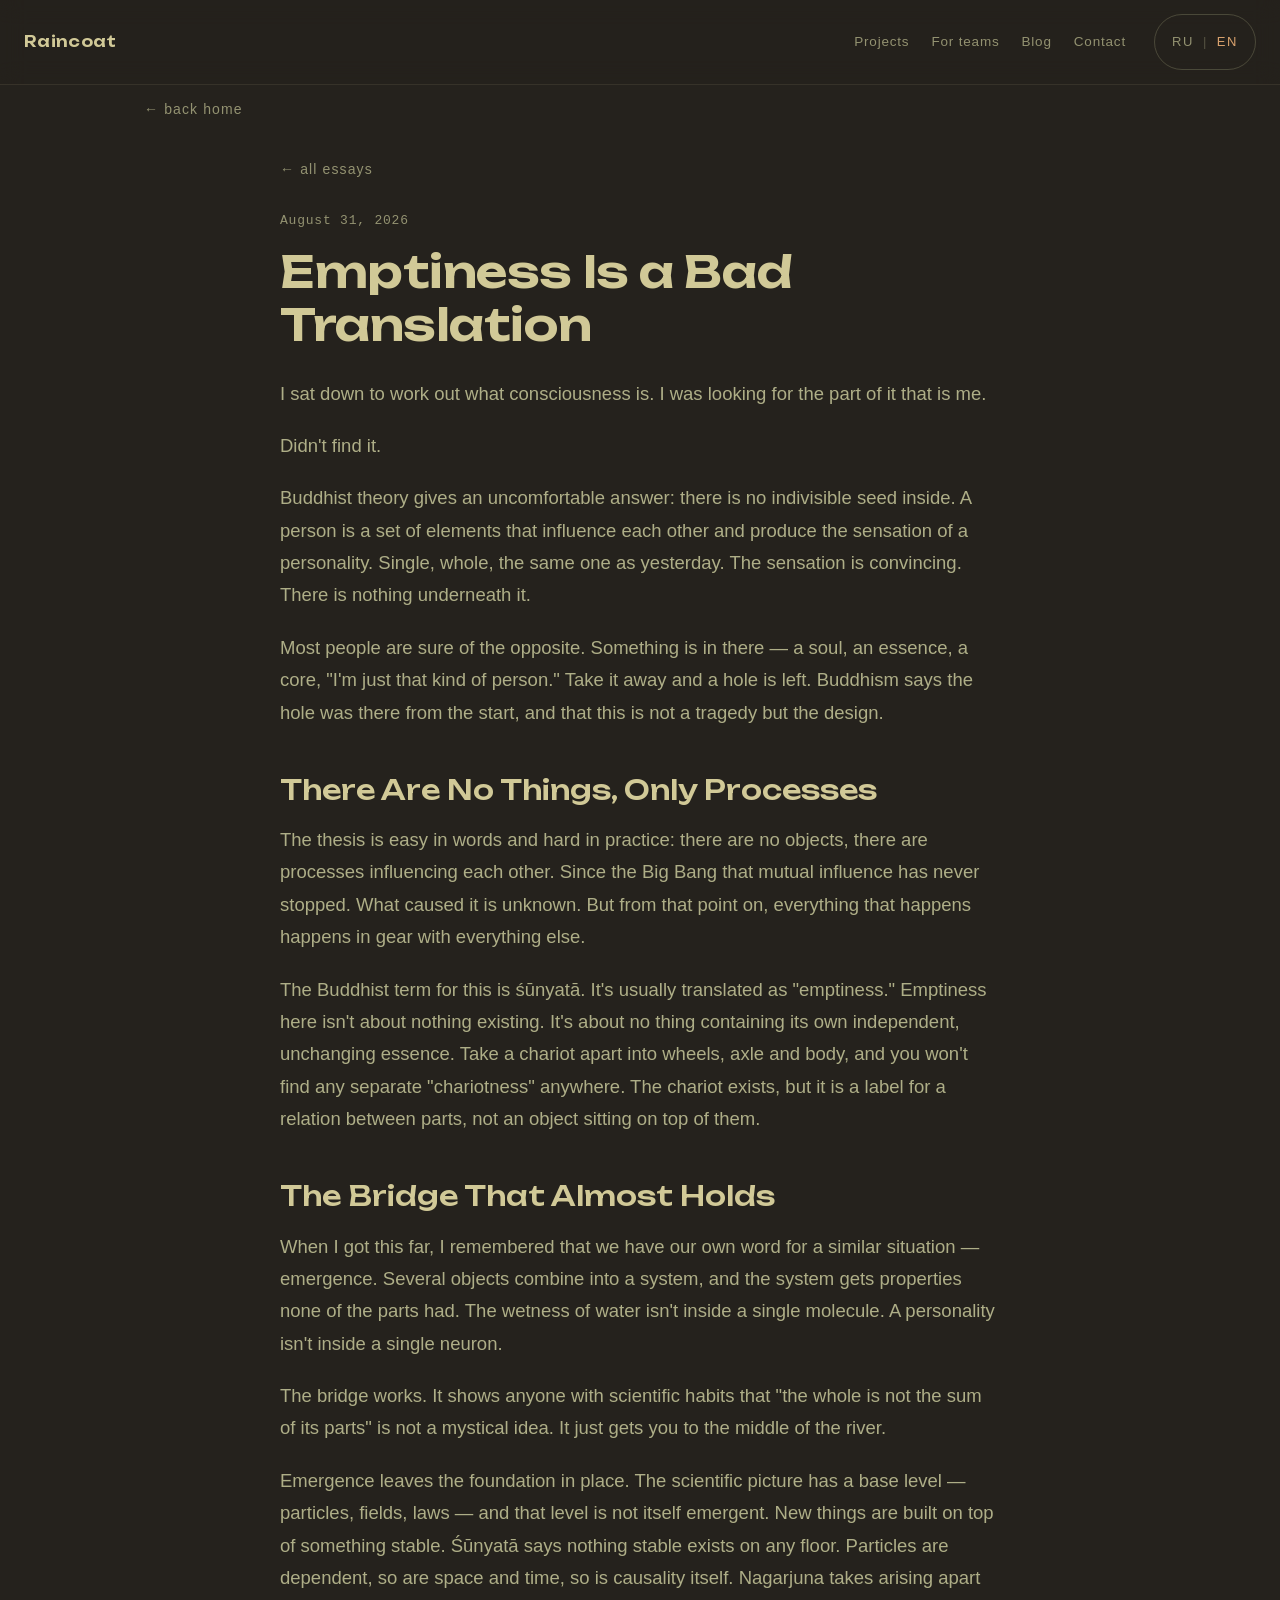
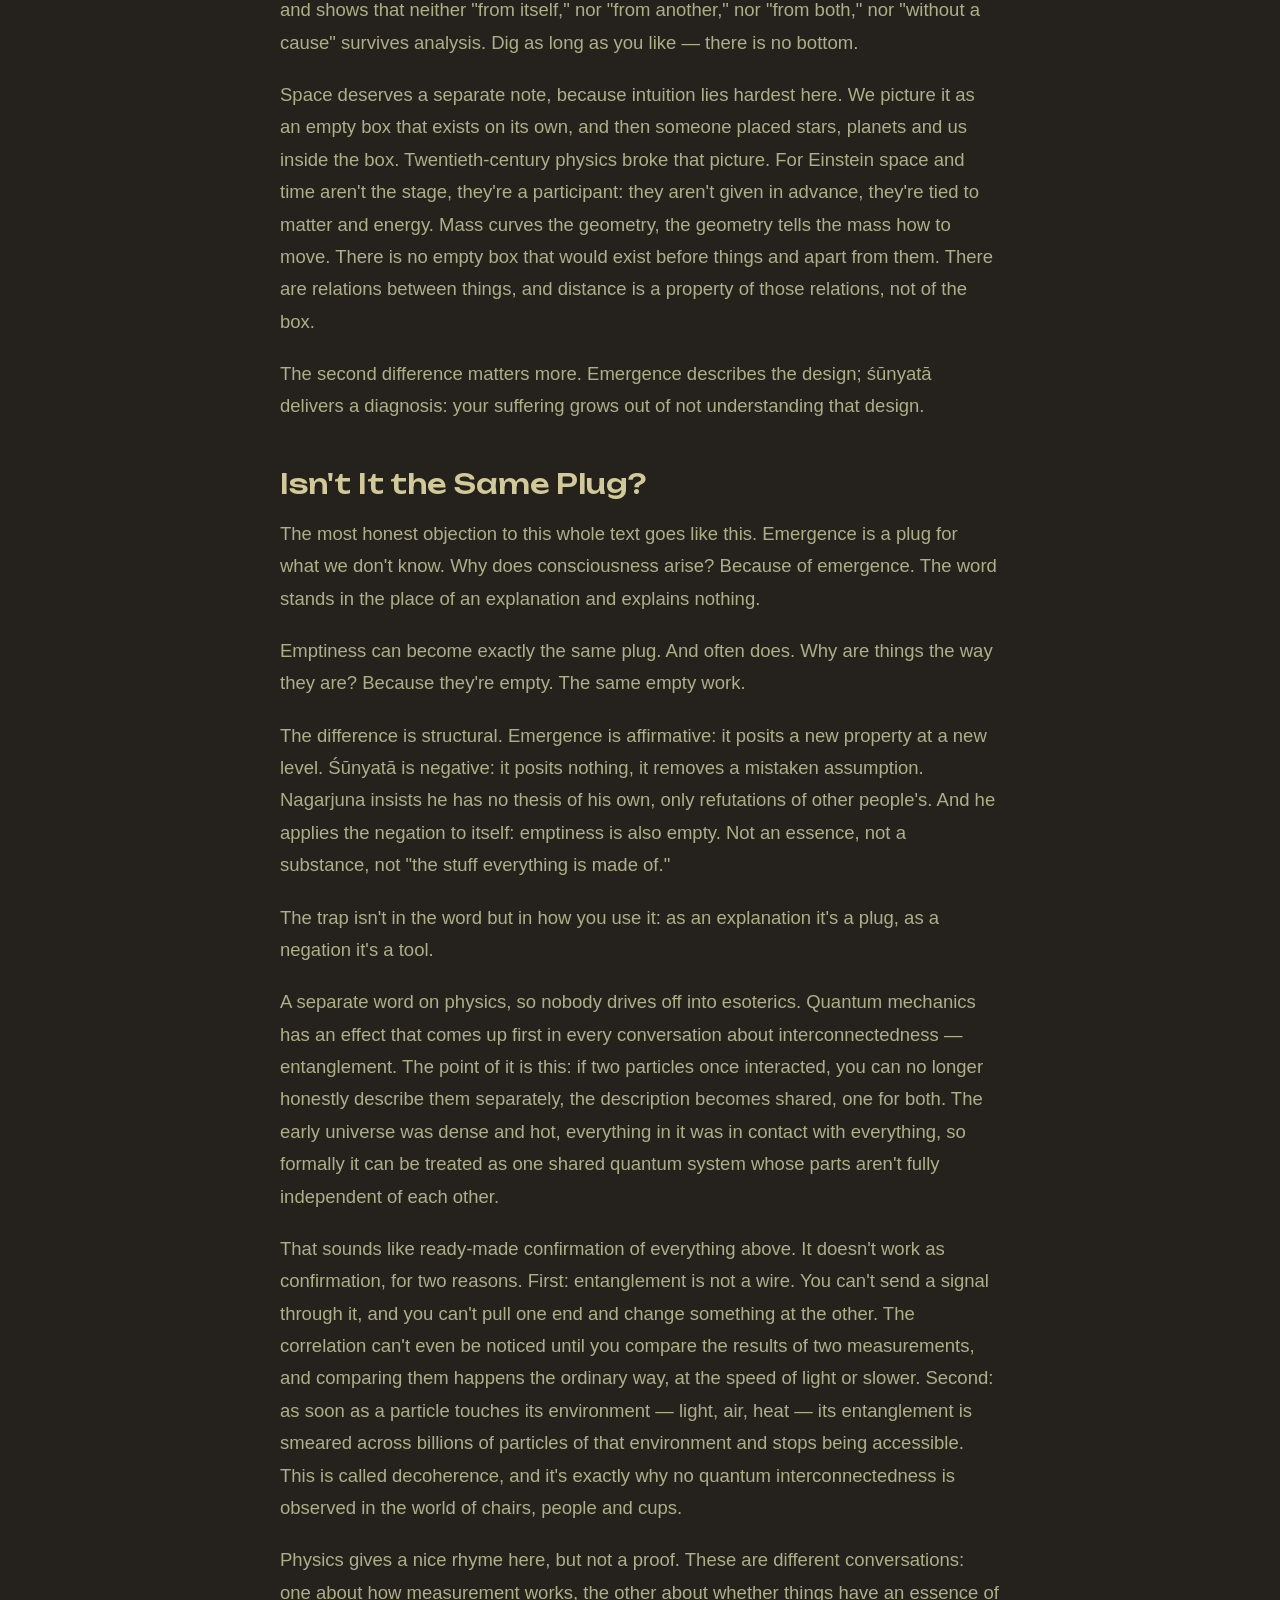
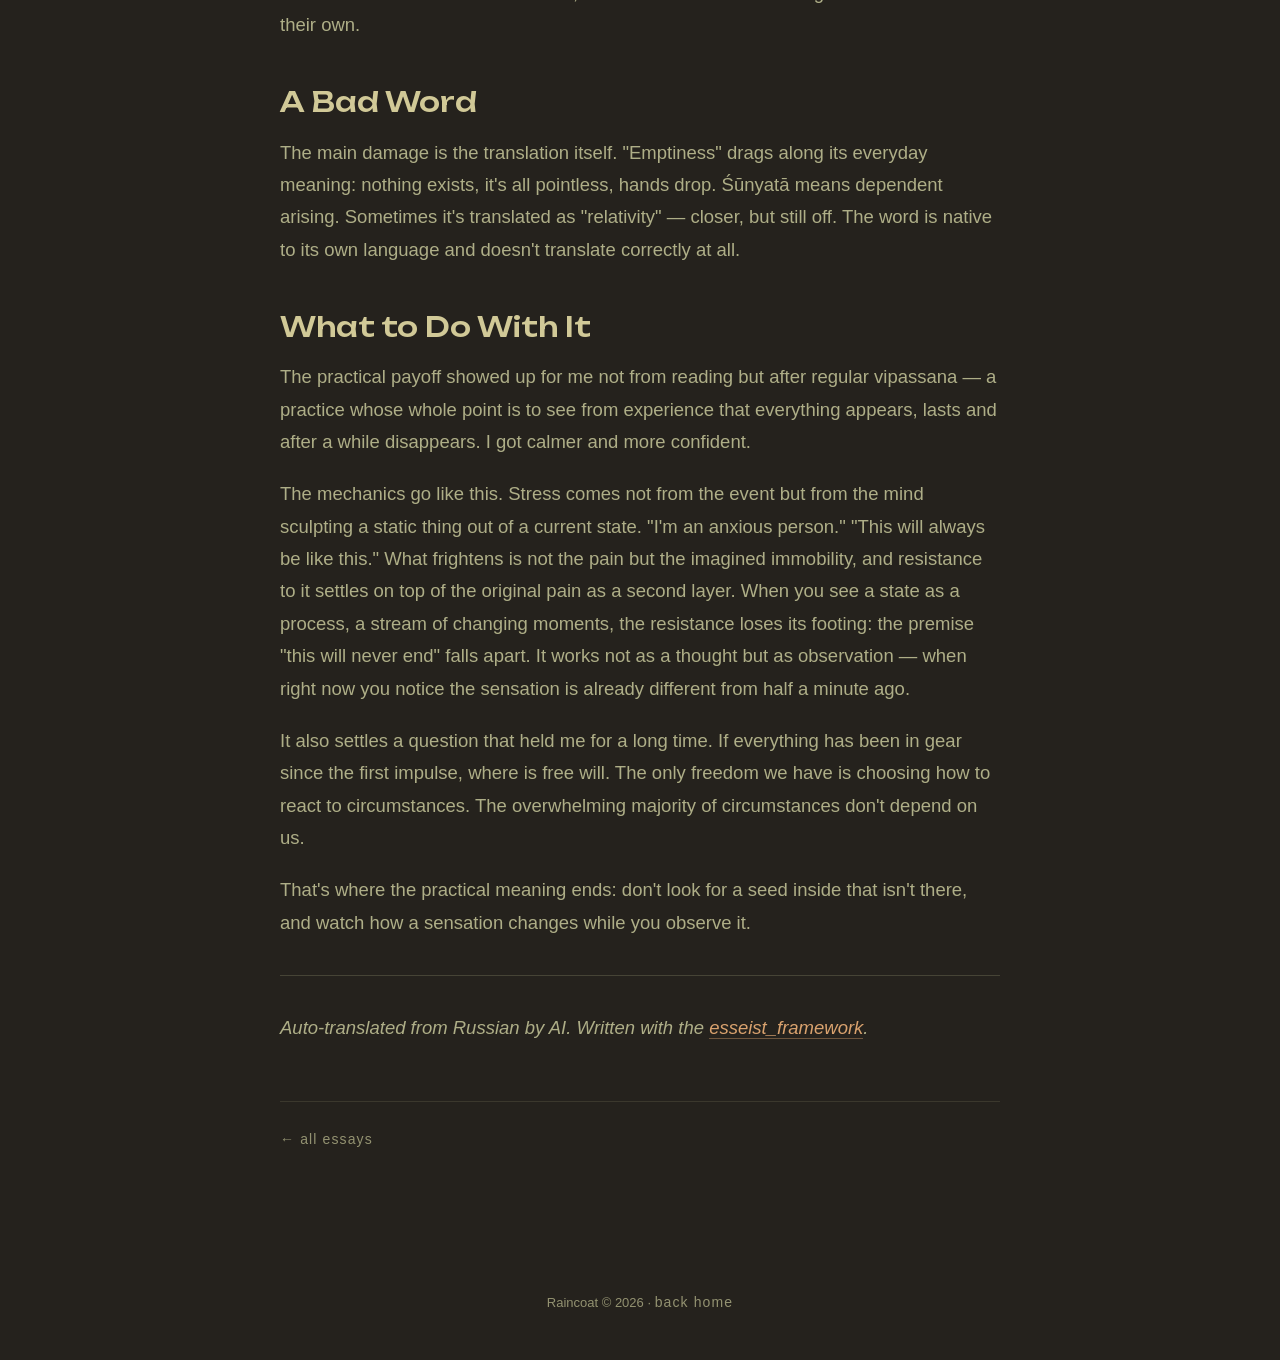
<file: articles/pustota-plohoy-perevod/en/index.html>
<!DOCTYPE html>
<html lang="en">
<head>
<base href="../../../">
<meta charset="UTF-8">
<meta name="viewport" content="width=device-width, initial-scale=1.0">
<title>Emptiness Is a Bad Translation - Raincoat</title>
<meta name="description" content="An essay on śūnyatā: why emptiness doesn&#x27;t mean nothing exists, how it differs from emergence, and what follows for stress and free will.">
<link rel="canonical" href="https://raincoat.cc/articles/pustota-plohoy-perevod/en/">
<link rel="alternate" hreflang="ru" href="https://raincoat.cc/articles/pustota-plohoy-perevod/">
<link rel="alternate" hreflang="en" href="https://raincoat.cc/articles/pustota-plohoy-perevod/en/">
<meta property="og:title" content="Emptiness Is a Bad Translation">
<meta property="og:description" content="An essay on śūnyatā: why emptiness doesn&#x27;t mean nothing exists, how it differs from emergence, and what follows for stress and free will.">
<meta property="og:type" content="article">
<meta property="og:locale" content="en_US">
<meta property="og:url" content="https://raincoat.cc/articles/pustota-plohoy-perevod/en/">
<meta property="og:image" content="https://raincoat.cc/assets/og.png">
<meta name="twitter:card" content="summary_large_image">
<meta name="twitter:title" content="Emptiness Is a Bad Translation">
<meta name="twitter:description" content="An essay on śūnyatā: why emptiness doesn&#x27;t mean nothing exists, how it differs from emergence, and what follows for stress and free will.">
<meta name="twitter:image" content="https://raincoat.cc/assets/og.png">
<link rel="icon" href="data:image/svg+xml,%3Csvg xmlns='http://www.w3.org/2000/svg' viewBox='0 0 100 100'%3E%3Ccircle cx='50' cy='50' r='47' fill='%2325221D'/%3E%3Cpath d='M50 20c-17 0-29 13-29 25h58c0-12-12-25-29-25z' fill='%23D9A26E'/%3E%3Cpath d='M50 45v25a8 8 0 0 1-16 0' stroke='%23D9A26E' stroke-width='6' fill='none' stroke-linecap='round'/%3E%3C/svg%3E">
<style>
@font-face{
  font-family:'Unbounded';
  font-style:normal;
  font-weight:200 900;
  font-display:swap;
  src:url(assets/fonts/unbounded-latin.woff2) format('woff2');
  unicode-range:U+0000-00FF,U+0131,U+0152-0153,U+02BB-02BC,U+02C6,U+02DA,U+02DC,U+2000-206F,U+20AC,U+2122,U+2212,U+FEFF,U+FFFD;
}
@font-face{
  font-family:'Unbounded';
  font-style:normal;
  font-weight:200 900;
  font-display:swap;
  src:url(assets/fonts/unbounded-cyrillic.woff2) format('woff2');
  unicode-range:U+0301,U+0400-045F,U+0490-0491,U+04B0-04B1,U+2116;
}
:root{
  --charcoal:#25221D;
  --wood:#574938;
  --sage:#939271;
  --olive:#AEAE87;
  --cream:#D1C997;
  --amber:#D9A26E;
  --terracotta:#965E2F;
}
*{margin:0;padding:0;box-sizing:border-box}
html{scroll-behavior:smooth}
body{
  background:var(--charcoal);
  color:var(--cream);
  font-family:"Helvetica Neue",Helvetica,Arial,sans-serif;
  line-height:1.6;
  -webkit-font-smoothing:antialiased;
}
::selection{background:var(--terracotta);color:var(--cream)}

/* ---------- НАВИГАЦИЯ ---------- */
.site-nav{
  position:fixed;
  top:0;left:0;right:0;
  z-index:60;
  display:flex;
  align-items:center;
  gap:28px;
  padding:14px 24px;
  background:rgba(37,34,29,.55);
  border-bottom:1px solid rgba(147,146,113,.16);
  backdrop-filter:blur(12px);
  -webkit-backdrop-filter:blur(12px);
}
.brand{
  font-family:'Unbounded',"Helvetica Neue",sans-serif;
  font-weight:600;
  font-size:15px;
  letter-spacing:.02em;
  color:var(--cream);
  text-decoration:none;
  transition:color .3s;
}
.brand:hover{color:var(--amber)}
.nav-links{display:flex;gap:22px;margin-left:auto}
.nav-links a{color:var(--sage);text-decoration:none;font-size:13.5px;letter-spacing:.06em;transition:color .25s}
.nav-links a:hover{color:var(--amber)}
@media (max-width:720px){.nav-links{display:none}.site-nav{gap:0}.site-nav .lang-switch{margin-left:auto}}

/* ---------- ПЕРЕКЛЮЧАТЕЛЬ ЯЗЫКА ---------- */
.lang-switch{
  display:flex;
  align-items:center;
  gap:4px;
  padding:5px 12px;
  border:1px solid rgba(147,146,113,.35);
  border-radius:999px;
  font-size:13px;
  letter-spacing:.12em;
}
.lang-switch button{
  background:none;
  border:0;
  padding:2px 5px;
  font:inherit;
  letter-spacing:inherit;
  color:var(--sage);
  cursor:pointer;
  transition:color .25s;
}
.lang-switch button:hover{color:var(--cream)}
.lang-switch button.active{color:var(--amber)}
.lang-switch .sep{color:rgba(147,146,113,.45)}

.wrap{max-width:1040px;margin:0 auto;padding:0 24px}

/* ---------- HEADER ---------- */
header.page{padding:96px 0 0}
.back{
  display:inline-block;
  color:var(--sage);
  text-decoration:none;
  font-size:14px;
  letter-spacing:.08em;
  transition:color .3s;
}
.back:hover{color:var(--amber)}
.page-title{padding:48px 0 18px}
.section-label{
  color:var(--terracotta);
  font-size:14px;
  letter-spacing:.25em;
  text-transform:uppercase;
  margin-bottom:14px;
}
h1{
  font-family:'Unbounded',"Helvetica Neue",sans-serif;
  font-size:clamp(30px,4.6vw,52px);
  font-weight:600;
  letter-spacing:-.01em;
  color:var(--cream);
}
.lede{
  margin-top:14px;
  max-width:640px;
  color:var(--olive);
  font-size:clamp(15px,1.8vw,18px);
}

/* ---------- СПИСОК ЭССЕ ---------- */
.essays{display:flex;flex-direction:column;padding:26px 0 90px}
.essay-item{
  display:block;
  text-decoration:none;
  padding:26px 4px;
  border-bottom:1px solid rgba(147,146,113,.18);
  transition:padding-left .3s,border-color .3s;
}
.essay-item:first-child{border-top:1px solid rgba(147,146,113,.18)}
.essay-item:hover{padding-left:14px;border-color:rgba(217,162,110,.5)}
.essay-item time{
  display:block;
  font-family:"SF Mono",ui-monospace,Menlo,monospace;
  font-size:12.5px;
  color:var(--sage);
  letter-spacing:.06em;
  margin-bottom:6px;
}
.essay-item h2{
  font-family:'Unbounded',"Helvetica Neue",sans-serif;
  font-size:clamp(19px,2.5vw,26px);
  font-weight:500;
  color:var(--cream);
  transition:color .3s;
  line-height:1.3;
}
.essay-item:hover h2{color:var(--amber)}
.essay-item p{
  margin-top:8px;
  color:var(--olive);
  font-size:15px;
  max-width:640px;
}
.empty-state{
  padding:60px 0 90px;
  color:var(--sage);
  font-family:"SF Mono",ui-monospace,Menlo,monospace;
  font-size:14px;
}

/* ---------- ЧИТАЛКА ---------- */
.reader{display:none;max-width:720px;margin:0 auto;padding:34px 0 100px}
.reader.active{display:block}
.list-view.hidden{display:none}
.reader time{
  display:block;
  font-family:"SF Mono",ui-monospace,Menlo,monospace;
  font-size:13px;
  color:var(--sage);
  letter-spacing:.06em;
  margin-bottom:14px;
}
.reader-content{
  color:var(--olive);
  font-size:clamp(16.5px,1.9vw,18.5px);
  line-height:1.75;
}
.reader-content h1{
  font-size:clamp(28px,4vw,44px);
  margin-bottom:26px;
  line-height:1.2;
}
.reader-content h2{
  font-family:'Unbounded',"Helvetica Neue",sans-serif;
  font-size:clamp(20px,2.6vw,27px);
  font-weight:500;
  color:var(--cream);
  margin:44px 0 16px;
  line-height:1.3;
}
.reader-content h3{
  font-size:18px;
  font-weight:600;
  color:var(--cream);
  margin:34px 0 12px;
}
.reader-content p{margin:0 0 20px}
.reader-content strong{color:var(--cream);font-weight:600}
.reader-content em{font-style:italic}
.reader-content a{
  color:var(--amber);
  text-decoration:none;
  border-bottom:1px solid rgba(217,162,110,.4);
  transition:border-color .3s;
}
.reader-content a:hover{border-color:var(--amber)}
.reader-content ul,.reader-content ol{margin:0 0 20px;padding-left:26px}
.reader-content li{margin-bottom:8px}
.reader-content blockquote{
  margin:28px 0;
  padding:4px 0 4px 22px;
  border-left:2px solid var(--amber);
  color:var(--cream);
  font-style:italic;
}
.reader-content blockquote p:last-child{margin-bottom:0}
.reader-content code{
  font-family:"SF Mono",ui-monospace,Menlo,monospace;
  font-size:.88em;
  background:rgba(87,73,56,.4);
  border-radius:5px;
  padding:2px 7px;
  color:var(--cream);
}
.reader-content pre{
  margin:0 0 20px;
  padding:18px 20px;
  background:rgba(87,73,56,.28);
  border:1px solid rgba(147,146,113,.25);
  border-radius:10px;
  overflow-x:auto;
}
.reader-content pre code{background:none;padding:0;font-size:14px;line-height:1.6}
.reader-content hr{
  border:0;
  height:1px;
  background:rgba(147,146,113,.3);
  margin:36px 0;
}
.reader-content img{max-width:100%;height:auto;border-radius:10px;margin:8px 0 20px}
.reader-back{margin-bottom:30px}
.reader-footer{
  margin-top:56px;
  padding-top:24px;
  border-top:1px solid rgba(147,146,113,.2);
}

footer{
  text-align:center;
  color:var(--sage);
  font-size:13px;
  padding:40px 0 46px;
}
@media(max-width:560px){
  .essay-item{padding:20px 2px}
}
</style>
<link rel="stylesheet" href="assets/site.css?v=1">
</head>
<body data-post="pustota-plohoy-perevod" data-entry-lang="en">

<nav class="site-nav">
  <a class="brand" href="index.html">Raincoat</a>
  <div class="nav-links">
    <a href="index.html#products" data-site-i18n="cases">Проекты</a>
    <a href="team.html" data-site-i18n="teams">Для команд</a>
    <a href="blog.html" data-site-i18n="blog">Блог</a>
    <a href="index.html#contacts" data-site-i18n="contacts">Контакты</a>
  </div>
  <div class="lang-switch" role="group" aria-label="Language / Язык">
    <button type="button" data-lang="ru">RU</button>
    <span class="sep" aria-hidden="true">|</span>
    <button type="button" data-lang="en">EN</button>
  </div>
</nav>

<div class="wrap">

<noscript>
  <style>.list-view, header.page, footer { display: none; }</style>
  <article class="reader active static-article-summary">
    <div class="reader-content"><h1>Emptiness Is a Bad Translation</h1><p>An essay on śūnyatā: why emptiness doesn&#x27;t mean nothing exists, how it differs from emergence, and what follows for stress and free will.</p></div>
    <p><a class="back" href="posts/pustota-plohoy-perevod.en.md">Read the article without JavaScript</a></p>
    <p><a class="back" href="blog.html">All essays</a></p>
  </article>
</noscript>

<header class="page">
  <a class="back" href="index.html" data-i18n="projects.back">&larr; на главную</a>
</header>

<div class="list-view" id="listView">
  <div class="page-title">
    <p class="section-label" data-i18n="blog.label">Блог</p>
    <h1 data-i18n="blog.h1">Эссе</h1>
    <p class="lede" data-i18n="blog.lede">Тексты, которые пишутся медленно: инструменты и агенты, созерцательная практика, проекты и релизы.</p>
  </div>
  <div class="essays" id="essays"></div>
</div>

<article class="reader" id="reader">
  <p class="reader-back"><a class="back" href="blog.html" id="readerBack" data-i18n="blog.backToList">&larr; ко всем эссе</a></p>
  <time id="readerDate"></time>
  <div class="reader-content" id="readerContent"></div>
  <p class="reader-footer"><a class="back" href="blog.html" data-i18n="blog.backToList">&larr; ко всем эссе</a></p>
</article>

<footer>Raincoat &copy; 2026 &middot; <a class="back" href="index.html" data-i18n="projects.backShort">на главную</a></footer>

</div><!-- /wrap -->

<script src="i18n.js?v=4"></script>
<script src="assets/site.js?v=1"></script>
<script>
(()=>{
'use strict';

/* ---------- мини-рендерер Markdown (без зависимостей) ---------- */
function esc(s){return s.replace(/&/g,'&amp;').replace(/</g,'&lt;').replace(/>/g,'&gt;');}
function inline(s){
  return s
    .replace(/!\[([^\]]*)\]\(([^)\s]+)\)/g,function(match,alt,src){
      var size='';
      if(src==='assets/blog/window-of-opportunity-cover.png')size=' width="1672" height="941"';
      if(src==='assets/blog/agent-product-loop.png')size=' width="1600" height="900"';
      return '<img src="'+src+'" alt="'+alt+'" loading="lazy" decoding="async"'+size+'>';
    })
    .replace(/\[([^\]]+)\]\(([^)\s]+)\)/g,'<a href="$2" target="_blank" rel="noopener">$1</a>')
    .replace(/`([^`]+)`/g,'<code>$1</code>')
    .replace(/\*\*([^*]+)\*\*/g,'<strong>$1</strong>')
    .replace(/(^|[^*])\*([^*\n]+)\*/g,'$1<em>$2</em>');
}
function renderMd(md){
  const lines=md.replace(/\r\n/g,'\n').split('\n');
  const out=[];
  let i=0,para=[],listType=null,listBuf=[],quoteBuf=[];
  const flushPara=()=>{if(para.length){out.push('<p>'+inline(para.join(' '))+'</p>');para=[];}};
  const flushList=()=>{if(listType){out.push('<'+listType+'>'+listBuf.map(x=>'<li>'+inline(x)+'</li>').join('')+'</'+listType+'>');listType=null;listBuf=[];}};
  const flushQuote=()=>{if(quoteBuf.length){out.push('<blockquote><p>'+quoteBuf.map(inline).join('</p><p>')+'</p></blockquote>');quoteBuf=[];}};
  const flushAll=()=>{flushPara();flushList();flushQuote();};
  while(i<lines.length){
    const raw=lines[i];
    /* блок кода ``` */
    if(/^```/.test(raw)){
      flushAll();
      const buf=[];i++;
      while(i<lines.length&&!/^```/.test(lines[i])){buf.push(lines[i]);i++;}
      out.push('<pre><code>'+esc(buf.join('\n'))+'</code></pre>');
      i++;continue;
    }
    const l=esc(raw);
    let m;
    if(!l.trim()){flushAll();i++;continue;}
    if(m=l.match(/^(#{1,3})\s+(.*)/)){flushAll();const n=m[1].length;out.push('<h'+n+'>'+inline(m[2])+'</h'+n+'>');i++;continue;}
    if(/^(---|\*\*\*)\s*$/.test(l)){flushAll();out.push('<hr>');i++;continue;}
    if(m=l.match(/^&gt;\s?(.*)/)){flushPara();flushList();quoteBuf.push(m[1]);i++;continue;}
    if(m=l.match(/^[-*]\s+(.*)/)){flushPara();flushQuote();if(listType!=='ul'){flushList();listType='ul';}listBuf.push(m[1]);i++;continue;}
    if(m=l.match(/^\d+\.\s+(.*)/)){flushPara();flushQuote();if(listType!=='ol'){flushList();listType='ol';}listBuf.push(m[1]);i++;continue;}
    flushList();flushQuote();para.push(l.trim());i++;
  }
  flushAll();
  return out.join('\n');
}

/* ---------- данные и роутинг ---------- */
const listView=document.getElementById('listView');
const reader=document.getElementById('reader');
const essaysEl=document.getElementById('essays');
const entrySlug=document.body.dataset.post||'';
const entryLang=document.body.dataset.entryLang||'';

if(entryLang&&i18n.lang!==entryLang)i18n.setLang(entryLang);

function fmtDate(iso){
  try{
    return new Intl.DateTimeFormat(i18n.lang==='ru'?'ru-RU':'en-US',{day:'numeric',month:'long',year:'numeric'}).format(new Date(iso+'T00:00:00'));
  }catch(e){return iso;}
}

let POSTS=[];

function renderList(){
  if(!POSTS.length){
    essaysEl.innerHTML='<p class="empty-state">'+i18n.t('blog.empty')+'</p>';
    return;
  }
  const en=i18n.lang==='en';
  essaysEl.innerHTML=POSTS.map(p=>{
    const title=en&&p.title_en?p.title_en:p.title;
    const desc=en&&p.desc_en?p.desc_en:p.desc;
    var route='articles/'+encodeURIComponent(p.slug)+'/';
    if(en&&p.en)route+='en/';
    else if(en)route+='?lang=en';
    return '<a class="essay-item" href="'+route+'">'+
      '<time datetime="'+p.date+'">'+fmtDate(p.date)+'</time>'+
      '<h2>'+esc(title)+'</h2>'+
      (desc?'<p>'+esc(desc)+'</p>':'')+
    '</a>';
  }).join('');
}

function showPost(slug){
  const meta=POSTS.find(p=>p.slug===slug);
  /* у поста с en:true своя английская версия <slug>.en.md - берём её, когда сайт на английском */
  const useEn=i18n.lang==='en'&&meta&&meta.en;
  fetch('posts/'+slug+(useEn?'.en':'')+'.md')
    .then(r=>{if(!r.ok)throw 0;return r.text();})
    .then(md=>{
      listView.classList.add('hidden');
      reader.classList.add('active');
      document.getElementById('readerDate').textContent=meta?fmtDate(meta.date):'';
      document.getElementById('readerContent').innerHTML=renderMd(md);
      if(meta)document.title=(useEn&&meta.title_en?meta.title_en:meta.title)+' - Raincoat';
      scrollTo(0,0);
    })
    .catch(()=>{location.href='blog.html';});
}

fetch('posts/index.json')
  .then(r=>r.json())
  .then(posts=>{
    POSTS=posts.sort((a,b)=>b.date.localeCompare(a.date));
    let slug=entrySlug||new URLSearchParams(location.search).get('post');
    /* старые ссылки вида ?post=<slug>-en - редиректим на единый пост с английским языком */
    if(slug&&!POSTS.find(p=>p.slug===slug)&&/-en$/.test(slug)){
      const base=slug.replace(/-en$/,'');
      if(POSTS.find(p=>p.slug===base)){
        slug=base;
        i18n.setLang('en');
        try{history.replaceState(null,'','blog.html?post='+encodeURIComponent(base));}catch(e){}
      }
    }
    if(slug){renderList();showPost(slug);}
    else renderList();
  })
  .catch(()=>{
    essaysEl.innerHTML='<p class="empty-state">'+i18n.t('blog.empty')+'</p>';
  });

/* список и открытый пост зависят от языка */
document.addEventListener('langchange',()=>{
  renderList();
  const slug=entrySlug||new URLSearchParams(location.search).get('post');
  const meta=POSTS.find(p=>p.slug===slug);
  if(entrySlug&&entryLang){
    const route='articles/'+encodeURIComponent(slug)+'/'+(i18n.lang==='en'?'en/':'');
    location.href=route;
    return;
  }
  if(slug&&meta)showPost(slug);
});
})();
</script>
</body>
</html>
</file>
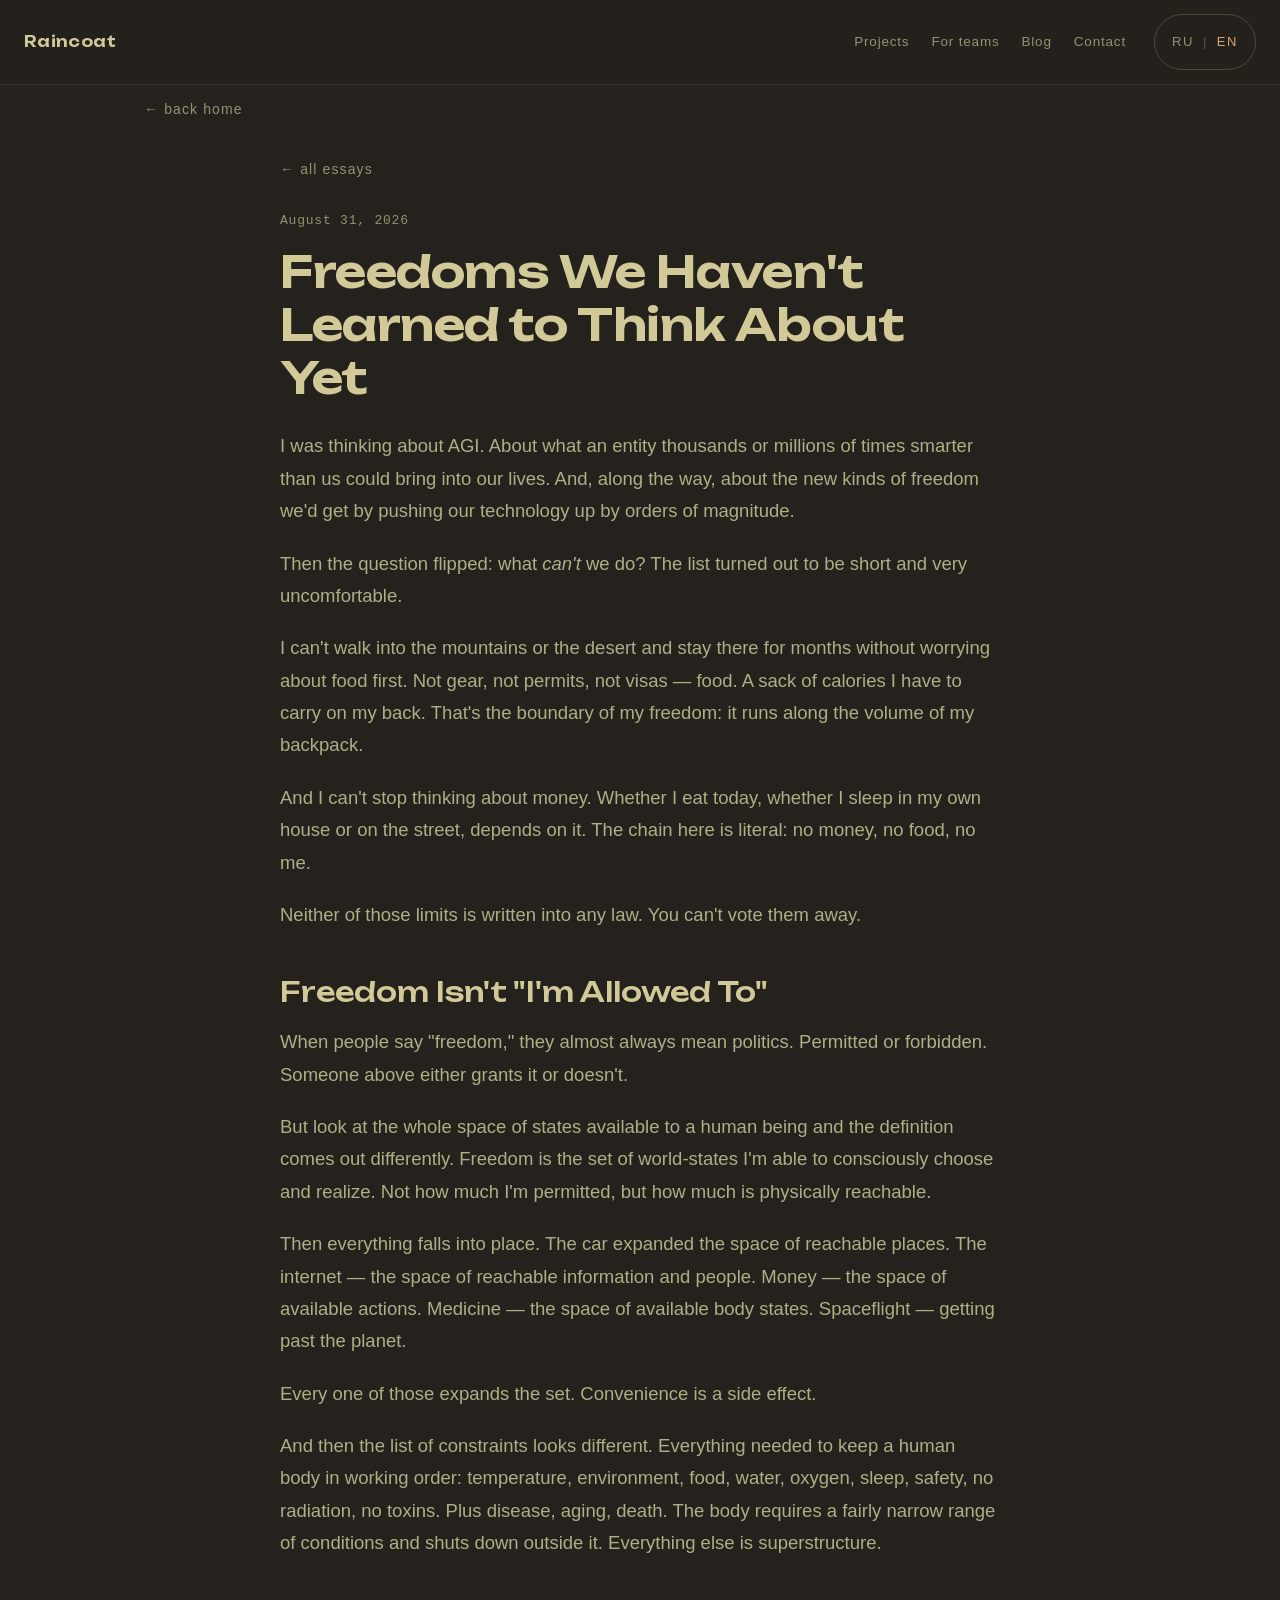
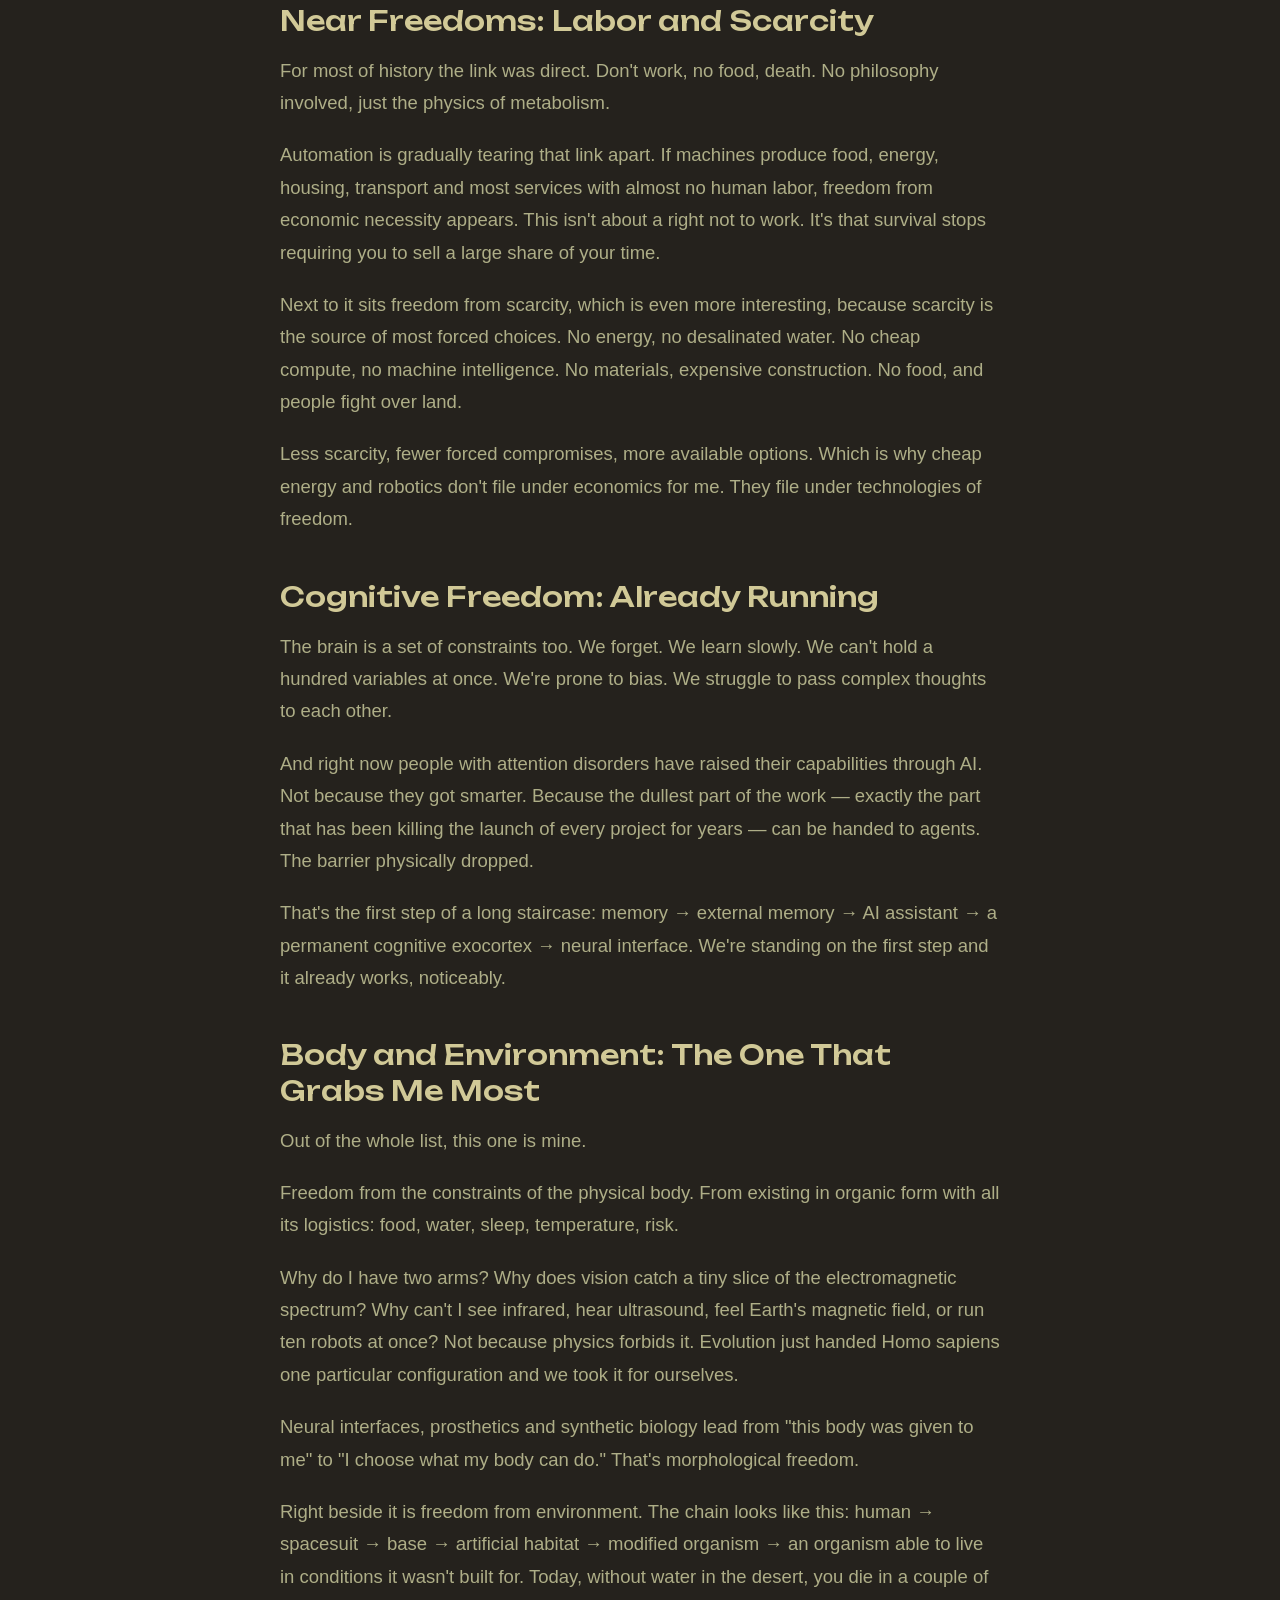
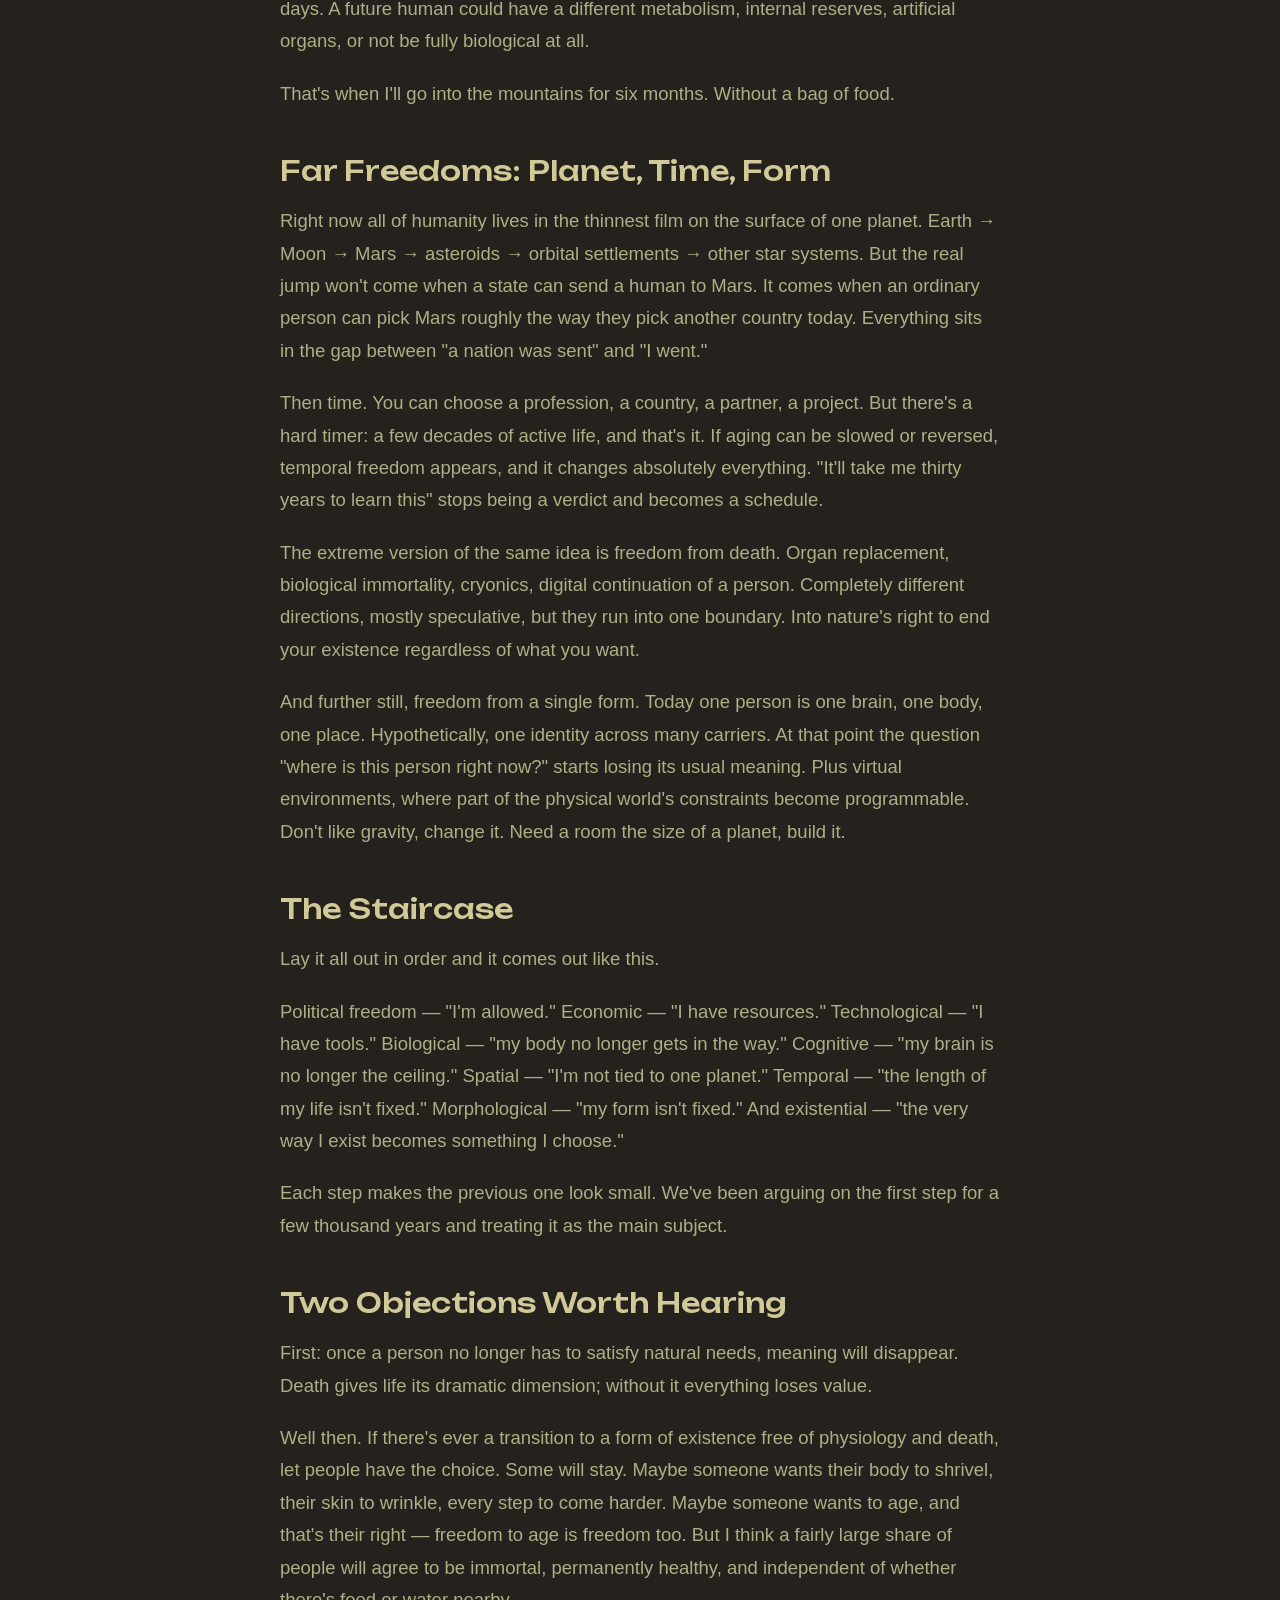
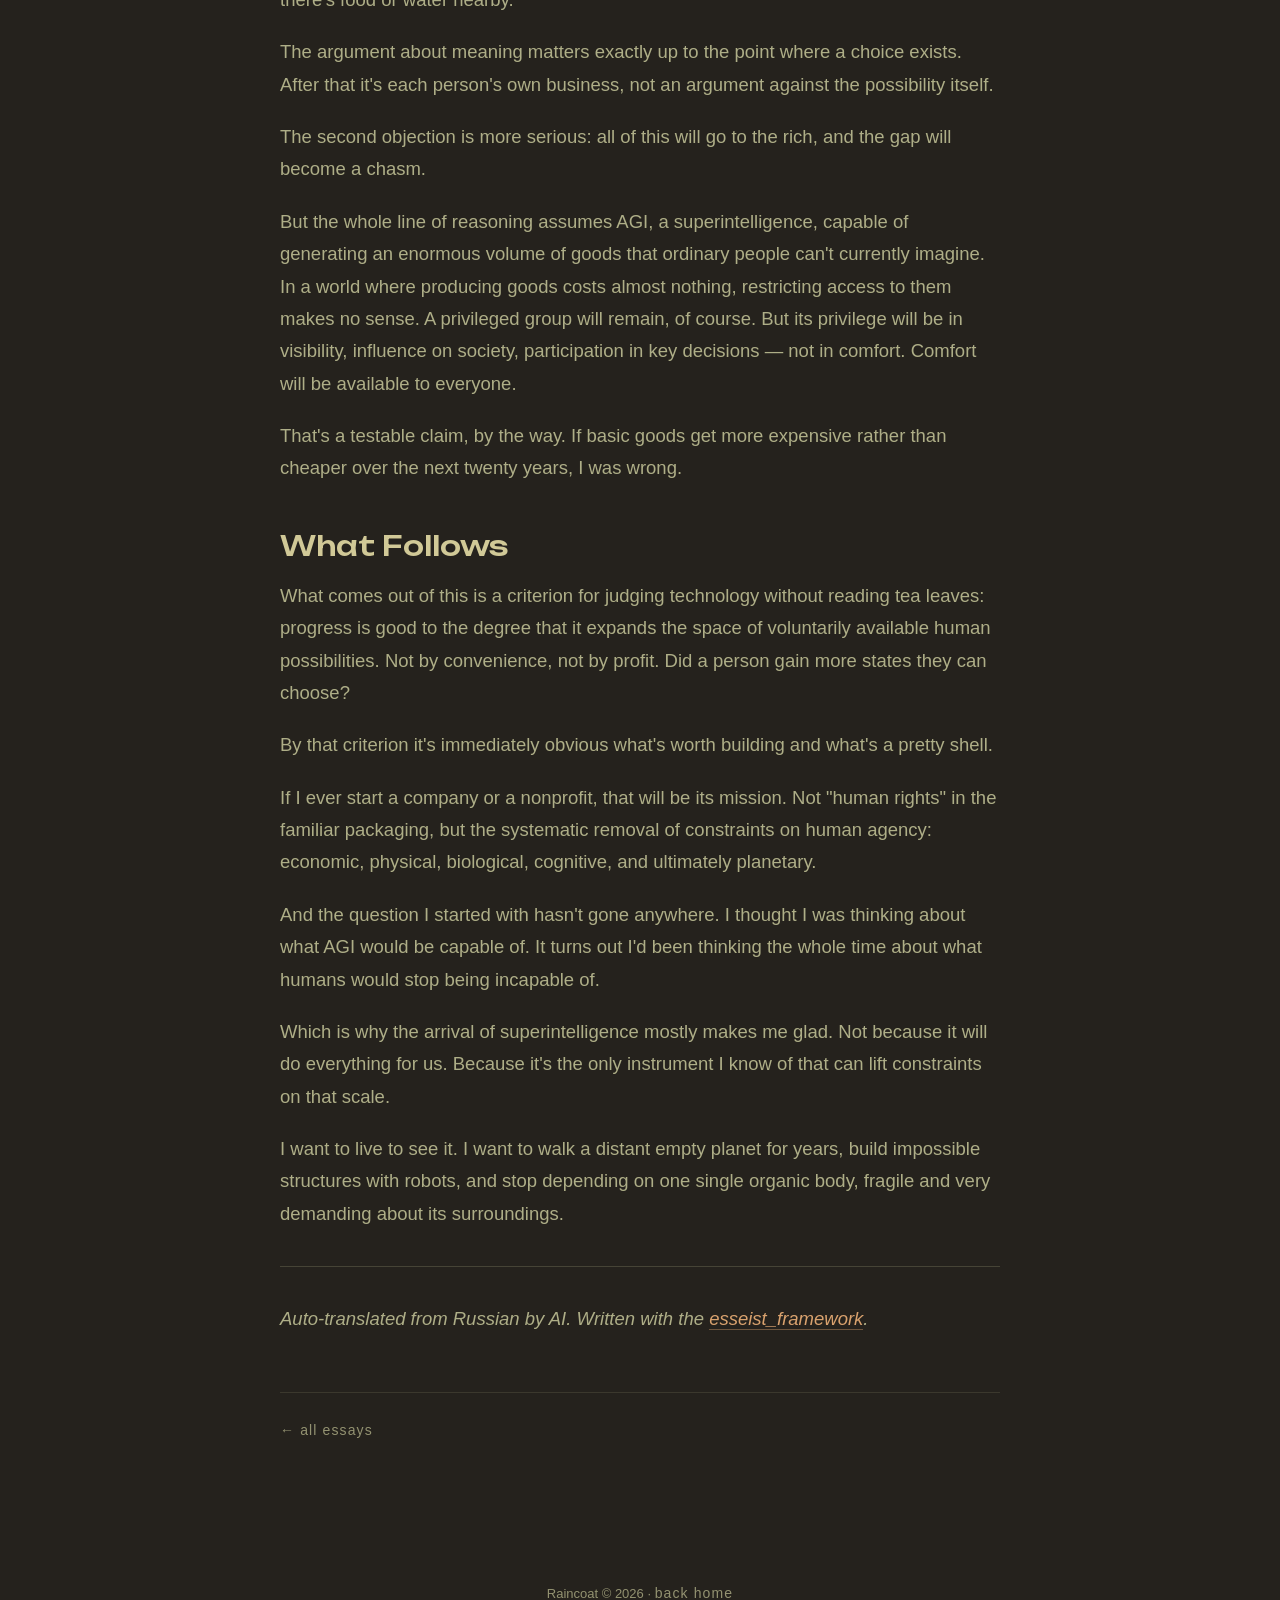
<file: articles/svobody-budushchego/en/index.html>
<!DOCTYPE html>
<html lang="en">
<head>
<base href="../../../">
<meta charset="UTF-8">
<meta name="viewport" content="width=device-width, initial-scale=1.0">
<title>Freedoms We Haven&#x27;t Learned to Think About Yet - Raincoat</title>
<meta name="description" content="An essay on freedom as the set of reachable states rather than permission: from labor and scarcity to body, planet, time and death.">
<link rel="canonical" href="https://raincoat.cc/articles/svobody-budushchego/en/">
<link rel="alternate" hreflang="ru" href="https://raincoat.cc/articles/svobody-budushchego/">
<link rel="alternate" hreflang="en" href="https://raincoat.cc/articles/svobody-budushchego/en/">
<meta property="og:title" content="Freedoms We Haven&#x27;t Learned to Think About Yet">
<meta property="og:description" content="An essay on freedom as the set of reachable states rather than permission: from labor and scarcity to body, planet, time and death.">
<meta property="og:type" content="article">
<meta property="og:locale" content="en_US">
<meta property="og:url" content="https://raincoat.cc/articles/svobody-budushchego/en/">
<meta property="og:image" content="https://raincoat.cc/assets/og.png">
<meta name="twitter:card" content="summary_large_image">
<meta name="twitter:title" content="Freedoms We Haven&#x27;t Learned to Think About Yet">
<meta name="twitter:description" content="An essay on freedom as the set of reachable states rather than permission: from labor and scarcity to body, planet, time and death.">
<meta name="twitter:image" content="https://raincoat.cc/assets/og.png">
<link rel="icon" href="data:image/svg+xml,%3Csvg xmlns='http://www.w3.org/2000/svg' viewBox='0 0 100 100'%3E%3Ccircle cx='50' cy='50' r='47' fill='%2325221D'/%3E%3Cpath d='M50 20c-17 0-29 13-29 25h58c0-12-12-25-29-25z' fill='%23D9A26E'/%3E%3Cpath d='M50 45v25a8 8 0 0 1-16 0' stroke='%23D9A26E' stroke-width='6' fill='none' stroke-linecap='round'/%3E%3C/svg%3E">
<style>
@font-face{
  font-family:'Unbounded';
  font-style:normal;
  font-weight:200 900;
  font-display:swap;
  src:url(assets/fonts/unbounded-latin.woff2) format('woff2');
  unicode-range:U+0000-00FF,U+0131,U+0152-0153,U+02BB-02BC,U+02C6,U+02DA,U+02DC,U+2000-206F,U+20AC,U+2122,U+2212,U+FEFF,U+FFFD;
}
@font-face{
  font-family:'Unbounded';
  font-style:normal;
  font-weight:200 900;
  font-display:swap;
  src:url(assets/fonts/unbounded-cyrillic.woff2) format('woff2');
  unicode-range:U+0301,U+0400-045F,U+0490-0491,U+04B0-04B1,U+2116;
}
:root{
  --charcoal:#25221D;
  --wood:#574938;
  --sage:#939271;
  --olive:#AEAE87;
  --cream:#D1C997;
  --amber:#D9A26E;
  --terracotta:#965E2F;
}
*{margin:0;padding:0;box-sizing:border-box}
html{scroll-behavior:smooth}
body{
  background:var(--charcoal);
  color:var(--cream);
  font-family:"Helvetica Neue",Helvetica,Arial,sans-serif;
  line-height:1.6;
  -webkit-font-smoothing:antialiased;
}
::selection{background:var(--terracotta);color:var(--cream)}

/* ---------- НАВИГАЦИЯ ---------- */
.site-nav{
  position:fixed;
  top:0;left:0;right:0;
  z-index:60;
  display:flex;
  align-items:center;
  gap:28px;
  padding:14px 24px;
  background:rgba(37,34,29,.55);
  border-bottom:1px solid rgba(147,146,113,.16);
  backdrop-filter:blur(12px);
  -webkit-backdrop-filter:blur(12px);
}
.brand{
  font-family:'Unbounded',"Helvetica Neue",sans-serif;
  font-weight:600;
  font-size:15px;
  letter-spacing:.02em;
  color:var(--cream);
  text-decoration:none;
  transition:color .3s;
}
.brand:hover{color:var(--amber)}
.nav-links{display:flex;gap:22px;margin-left:auto}
.nav-links a{color:var(--sage);text-decoration:none;font-size:13.5px;letter-spacing:.06em;transition:color .25s}
.nav-links a:hover{color:var(--amber)}
@media (max-width:720px){.nav-links{display:none}.site-nav{gap:0}.site-nav .lang-switch{margin-left:auto}}

/* ---------- ПЕРЕКЛЮЧАТЕЛЬ ЯЗЫКА ---------- */
.lang-switch{
  display:flex;
  align-items:center;
  gap:4px;
  padding:5px 12px;
  border:1px solid rgba(147,146,113,.35);
  border-radius:999px;
  font-size:13px;
  letter-spacing:.12em;
}
.lang-switch button{
  background:none;
  border:0;
  padding:2px 5px;
  font:inherit;
  letter-spacing:inherit;
  color:var(--sage);
  cursor:pointer;
  transition:color .25s;
}
.lang-switch button:hover{color:var(--cream)}
.lang-switch button.active{color:var(--amber)}
.lang-switch .sep{color:rgba(147,146,113,.45)}

.wrap{max-width:1040px;margin:0 auto;padding:0 24px}

/* ---------- HEADER ---------- */
header.page{padding:96px 0 0}
.back{
  display:inline-block;
  color:var(--sage);
  text-decoration:none;
  font-size:14px;
  letter-spacing:.08em;
  transition:color .3s;
}
.back:hover{color:var(--amber)}
.page-title{padding:48px 0 18px}
.section-label{
  color:var(--terracotta);
  font-size:14px;
  letter-spacing:.25em;
  text-transform:uppercase;
  margin-bottom:14px;
}
h1{
  font-family:'Unbounded',"Helvetica Neue",sans-serif;
  font-size:clamp(30px,4.6vw,52px);
  font-weight:600;
  letter-spacing:-.01em;
  color:var(--cream);
}
.lede{
  margin-top:14px;
  max-width:640px;
  color:var(--olive);
  font-size:clamp(15px,1.8vw,18px);
}

/* ---------- СПИСОК ЭССЕ ---------- */
.essays{display:flex;flex-direction:column;padding:26px 0 90px}
.essay-item{
  display:block;
  text-decoration:none;
  padding:26px 4px;
  border-bottom:1px solid rgba(147,146,113,.18);
  transition:padding-left .3s,border-color .3s;
}
.essay-item:first-child{border-top:1px solid rgba(147,146,113,.18)}
.essay-item:hover{padding-left:14px;border-color:rgba(217,162,110,.5)}
.essay-item time{
  display:block;
  font-family:"SF Mono",ui-monospace,Menlo,monospace;
  font-size:12.5px;
  color:var(--sage);
  letter-spacing:.06em;
  margin-bottom:6px;
}
.essay-item h2{
  font-family:'Unbounded',"Helvetica Neue",sans-serif;
  font-size:clamp(19px,2.5vw,26px);
  font-weight:500;
  color:var(--cream);
  transition:color .3s;
  line-height:1.3;
}
.essay-item:hover h2{color:var(--amber)}
.essay-item p{
  margin-top:8px;
  color:var(--olive);
  font-size:15px;
  max-width:640px;
}
.empty-state{
  padding:60px 0 90px;
  color:var(--sage);
  font-family:"SF Mono",ui-monospace,Menlo,monospace;
  font-size:14px;
}

/* ---------- ЧИТАЛКА ---------- */
.reader{display:none;max-width:720px;margin:0 auto;padding:34px 0 100px}
.reader.active{display:block}
.list-view.hidden{display:none}
.reader time{
  display:block;
  font-family:"SF Mono",ui-monospace,Menlo,monospace;
  font-size:13px;
  color:var(--sage);
  letter-spacing:.06em;
  margin-bottom:14px;
}
.reader-content{
  color:var(--olive);
  font-size:clamp(16.5px,1.9vw,18.5px);
  line-height:1.75;
}
.reader-content h1{
  font-size:clamp(28px,4vw,44px);
  margin-bottom:26px;
  line-height:1.2;
}
.reader-content h2{
  font-family:'Unbounded',"Helvetica Neue",sans-serif;
  font-size:clamp(20px,2.6vw,27px);
  font-weight:500;
  color:var(--cream);
  margin:44px 0 16px;
  line-height:1.3;
}
.reader-content h3{
  font-size:18px;
  font-weight:600;
  color:var(--cream);
  margin:34px 0 12px;
}
.reader-content p{margin:0 0 20px}
.reader-content strong{color:var(--cream);font-weight:600}
.reader-content em{font-style:italic}
.reader-content a{
  color:var(--amber);
  text-decoration:none;
  border-bottom:1px solid rgba(217,162,110,.4);
  transition:border-color .3s;
}
.reader-content a:hover{border-color:var(--amber)}
.reader-content ul,.reader-content ol{margin:0 0 20px;padding-left:26px}
.reader-content li{margin-bottom:8px}
.reader-content blockquote{
  margin:28px 0;
  padding:4px 0 4px 22px;
  border-left:2px solid var(--amber);
  color:var(--cream);
  font-style:italic;
}
.reader-content blockquote p:last-child{margin-bottom:0}
.reader-content code{
  font-family:"SF Mono",ui-monospace,Menlo,monospace;
  font-size:.88em;
  background:rgba(87,73,56,.4);
  border-radius:5px;
  padding:2px 7px;
  color:var(--cream);
}
.reader-content pre{
  margin:0 0 20px;
  padding:18px 20px;
  background:rgba(87,73,56,.28);
  border:1px solid rgba(147,146,113,.25);
  border-radius:10px;
  overflow-x:auto;
}
.reader-content pre code{background:none;padding:0;font-size:14px;line-height:1.6}
.reader-content hr{
  border:0;
  height:1px;
  background:rgba(147,146,113,.3);
  margin:36px 0;
}
.reader-content img{max-width:100%;height:auto;border-radius:10px;margin:8px 0 20px}
.reader-back{margin-bottom:30px}
.reader-footer{
  margin-top:56px;
  padding-top:24px;
  border-top:1px solid rgba(147,146,113,.2);
}

footer{
  text-align:center;
  color:var(--sage);
  font-size:13px;
  padding:40px 0 46px;
}
@media(max-width:560px){
  .essay-item{padding:20px 2px}
}
</style>
<link rel="stylesheet" href="assets/site.css?v=1">
</head>
<body data-post="svobody-budushchego" data-entry-lang="en">

<nav class="site-nav">
  <a class="brand" href="index.html">Raincoat</a>
  <div class="nav-links">
    <a href="index.html#products" data-site-i18n="cases">Проекты</a>
    <a href="team.html" data-site-i18n="teams">Для команд</a>
    <a href="blog.html" data-site-i18n="blog">Блог</a>
    <a href="index.html#contacts" data-site-i18n="contacts">Контакты</a>
  </div>
  <div class="lang-switch" role="group" aria-label="Language / Язык">
    <button type="button" data-lang="ru">RU</button>
    <span class="sep" aria-hidden="true">|</span>
    <button type="button" data-lang="en">EN</button>
  </div>
</nav>

<div class="wrap">

<noscript>
  <style>.list-view, header.page, footer { display: none; }</style>
  <article class="reader active static-article-summary">
    <div class="reader-content"><h1>Freedoms We Haven&#x27;t Learned to Think About Yet</h1><p>An essay on freedom as the set of reachable states rather than permission: from labor and scarcity to body, planet, time and death.</p></div>
    <p><a class="back" href="posts/svobody-budushchego.en.md">Read the article without JavaScript</a></p>
    <p><a class="back" href="blog.html">All essays</a></p>
  </article>
</noscript>

<header class="page">
  <a class="back" href="index.html" data-i18n="projects.back">&larr; на главную</a>
</header>

<div class="list-view" id="listView">
  <div class="page-title">
    <p class="section-label" data-i18n="blog.label">Блог</p>
    <h1 data-i18n="blog.h1">Эссе</h1>
    <p class="lede" data-i18n="blog.lede">Тексты, которые пишутся медленно: инструменты и агенты, созерцательная практика, проекты и релизы.</p>
  </div>
  <div class="essays" id="essays"></div>
</div>

<article class="reader" id="reader">
  <p class="reader-back"><a class="back" href="blog.html" id="readerBack" data-i18n="blog.backToList">&larr; ко всем эссе</a></p>
  <time id="readerDate"></time>
  <div class="reader-content" id="readerContent"></div>
  <p class="reader-footer"><a class="back" href="blog.html" data-i18n="blog.backToList">&larr; ко всем эссе</a></p>
</article>

<footer>Raincoat &copy; 2026 &middot; <a class="back" href="index.html" data-i18n="projects.backShort">на главную</a></footer>

</div><!-- /wrap -->

<script src="i18n.js?v=4"></script>
<script src="assets/site.js?v=1"></script>
<script>
(()=>{
'use strict';

/* ---------- мини-рендерер Markdown (без зависимостей) ---------- */
function esc(s){return s.replace(/&/g,'&amp;').replace(/</g,'&lt;').replace(/>/g,'&gt;');}
function inline(s){
  return s
    .replace(/!\[([^\]]*)\]\(([^)\s]+)\)/g,function(match,alt,src){
      var size='';
      if(src==='assets/blog/window-of-opportunity-cover.png')size=' width="1672" height="941"';
      if(src==='assets/blog/agent-product-loop.png')size=' width="1600" height="900"';
      return '<img src="'+src+'" alt="'+alt+'" loading="lazy" decoding="async"'+size+'>';
    })
    .replace(/\[([^\]]+)\]\(([^)\s]+)\)/g,'<a href="$2" target="_blank" rel="noopener">$1</a>')
    .replace(/`([^`]+)`/g,'<code>$1</code>')
    .replace(/\*\*([^*]+)\*\*/g,'<strong>$1</strong>')
    .replace(/(^|[^*])\*([^*\n]+)\*/g,'$1<em>$2</em>');
}
function renderMd(md){
  const lines=md.replace(/\r\n/g,'\n').split('\n');
  const out=[];
  let i=0,para=[],listType=null,listBuf=[],quoteBuf=[];
  const flushPara=()=>{if(para.length){out.push('<p>'+inline(para.join(' '))+'</p>');para=[];}};
  const flushList=()=>{if(listType){out.push('<'+listType+'>'+listBuf.map(x=>'<li>'+inline(x)+'</li>').join('')+'</'+listType+'>');listType=null;listBuf=[];}};
  const flushQuote=()=>{if(quoteBuf.length){out.push('<blockquote><p>'+quoteBuf.map(inline).join('</p><p>')+'</p></blockquote>');quoteBuf=[];}};
  const flushAll=()=>{flushPara();flushList();flushQuote();};
  while(i<lines.length){
    const raw=lines[i];
    /* блок кода ``` */
    if(/^```/.test(raw)){
      flushAll();
      const buf=[];i++;
      while(i<lines.length&&!/^```/.test(lines[i])){buf.push(lines[i]);i++;}
      out.push('<pre><code>'+esc(buf.join('\n'))+'</code></pre>');
      i++;continue;
    }
    const l=esc(raw);
    let m;
    if(!l.trim()){flushAll();i++;continue;}
    if(m=l.match(/^(#{1,3})\s+(.*)/)){flushAll();const n=m[1].length;out.push('<h'+n+'>'+inline(m[2])+'</h'+n+'>');i++;continue;}
    if(/^(---|\*\*\*)\s*$/.test(l)){flushAll();out.push('<hr>');i++;continue;}
    if(m=l.match(/^&gt;\s?(.*)/)){flushPara();flushList();quoteBuf.push(m[1]);i++;continue;}
    if(m=l.match(/^[-*]\s+(.*)/)){flushPara();flushQuote();if(listType!=='ul'){flushList();listType='ul';}listBuf.push(m[1]);i++;continue;}
    if(m=l.match(/^\d+\.\s+(.*)/)){flushPara();flushQuote();if(listType!=='ol'){flushList();listType='ol';}listBuf.push(m[1]);i++;continue;}
    flushList();flushQuote();para.push(l.trim());i++;
  }
  flushAll();
  return out.join('\n');
}

/* ---------- данные и роутинг ---------- */
const listView=document.getElementById('listView');
const reader=document.getElementById('reader');
const essaysEl=document.getElementById('essays');
const entrySlug=document.body.dataset.post||'';
const entryLang=document.body.dataset.entryLang||'';

if(entryLang&&i18n.lang!==entryLang)i18n.setLang(entryLang);

function fmtDate(iso){
  try{
    return new Intl.DateTimeFormat(i18n.lang==='ru'?'ru-RU':'en-US',{day:'numeric',month:'long',year:'numeric'}).format(new Date(iso+'T00:00:00'));
  }catch(e){return iso;}
}

let POSTS=[];

function renderList(){
  if(!POSTS.length){
    essaysEl.innerHTML='<p class="empty-state">'+i18n.t('blog.empty')+'</p>';
    return;
  }
  const en=i18n.lang==='en';
  essaysEl.innerHTML=POSTS.map(p=>{
    const title=en&&p.title_en?p.title_en:p.title;
    const desc=en&&p.desc_en?p.desc_en:p.desc;
    var route='articles/'+encodeURIComponent(p.slug)+'/';
    if(en&&p.en)route+='en/';
    else if(en)route+='?lang=en';
    return '<a class="essay-item" href="'+route+'">'+
      '<time datetime="'+p.date+'">'+fmtDate(p.date)+'</time>'+
      '<h2>'+esc(title)+'</h2>'+
      (desc?'<p>'+esc(desc)+'</p>':'')+
    '</a>';
  }).join('');
}

function showPost(slug){
  const meta=POSTS.find(p=>p.slug===slug);
  /* у поста с en:true своя английская версия <slug>.en.md - берём её, когда сайт на английском */
  const useEn=i18n.lang==='en'&&meta&&meta.en;
  fetch('posts/'+slug+(useEn?'.en':'')+'.md')
    .then(r=>{if(!r.ok)throw 0;return r.text();})
    .then(md=>{
      listView.classList.add('hidden');
      reader.classList.add('active');
      document.getElementById('readerDate').textContent=meta?fmtDate(meta.date):'';
      document.getElementById('readerContent').innerHTML=renderMd(md);
      if(meta)document.title=(useEn&&meta.title_en?meta.title_en:meta.title)+' - Raincoat';
      scrollTo(0,0);
    })
    .catch(()=>{location.href='blog.html';});
}

fetch('posts/index.json')
  .then(r=>r.json())
  .then(posts=>{
    POSTS=posts.sort((a,b)=>b.date.localeCompare(a.date));
    let slug=entrySlug||new URLSearchParams(location.search).get('post');
    /* старые ссылки вида ?post=<slug>-en - редиректим на единый пост с английским языком */
    if(slug&&!POSTS.find(p=>p.slug===slug)&&/-en$/.test(slug)){
      const base=slug.replace(/-en$/,'');
      if(POSTS.find(p=>p.slug===base)){
        slug=base;
        i18n.setLang('en');
        try{history.replaceState(null,'','blog.html?post='+encodeURIComponent(base));}catch(e){}
      }
    }
    if(slug){renderList();showPost(slug);}
    else renderList();
  })
  .catch(()=>{
    essaysEl.innerHTML='<p class="empty-state">'+i18n.t('blog.empty')+'</p>';
  });

/* список и открытый пост зависят от языка */
document.addEventListener('langchange',()=>{
  renderList();
  const slug=entrySlug||new URLSearchParams(location.search).get('post');
  const meta=POSTS.find(p=>p.slug===slug);
  if(entrySlug&&entryLang){
    const route='articles/'+encodeURIComponent(slug)+'/'+(i18n.lang==='en'?'en/':'');
    location.href=route;
    return;
  }
  if(slug&&meta)showPost(slug);
});
})();
</script>
</body>
</html>
</file>
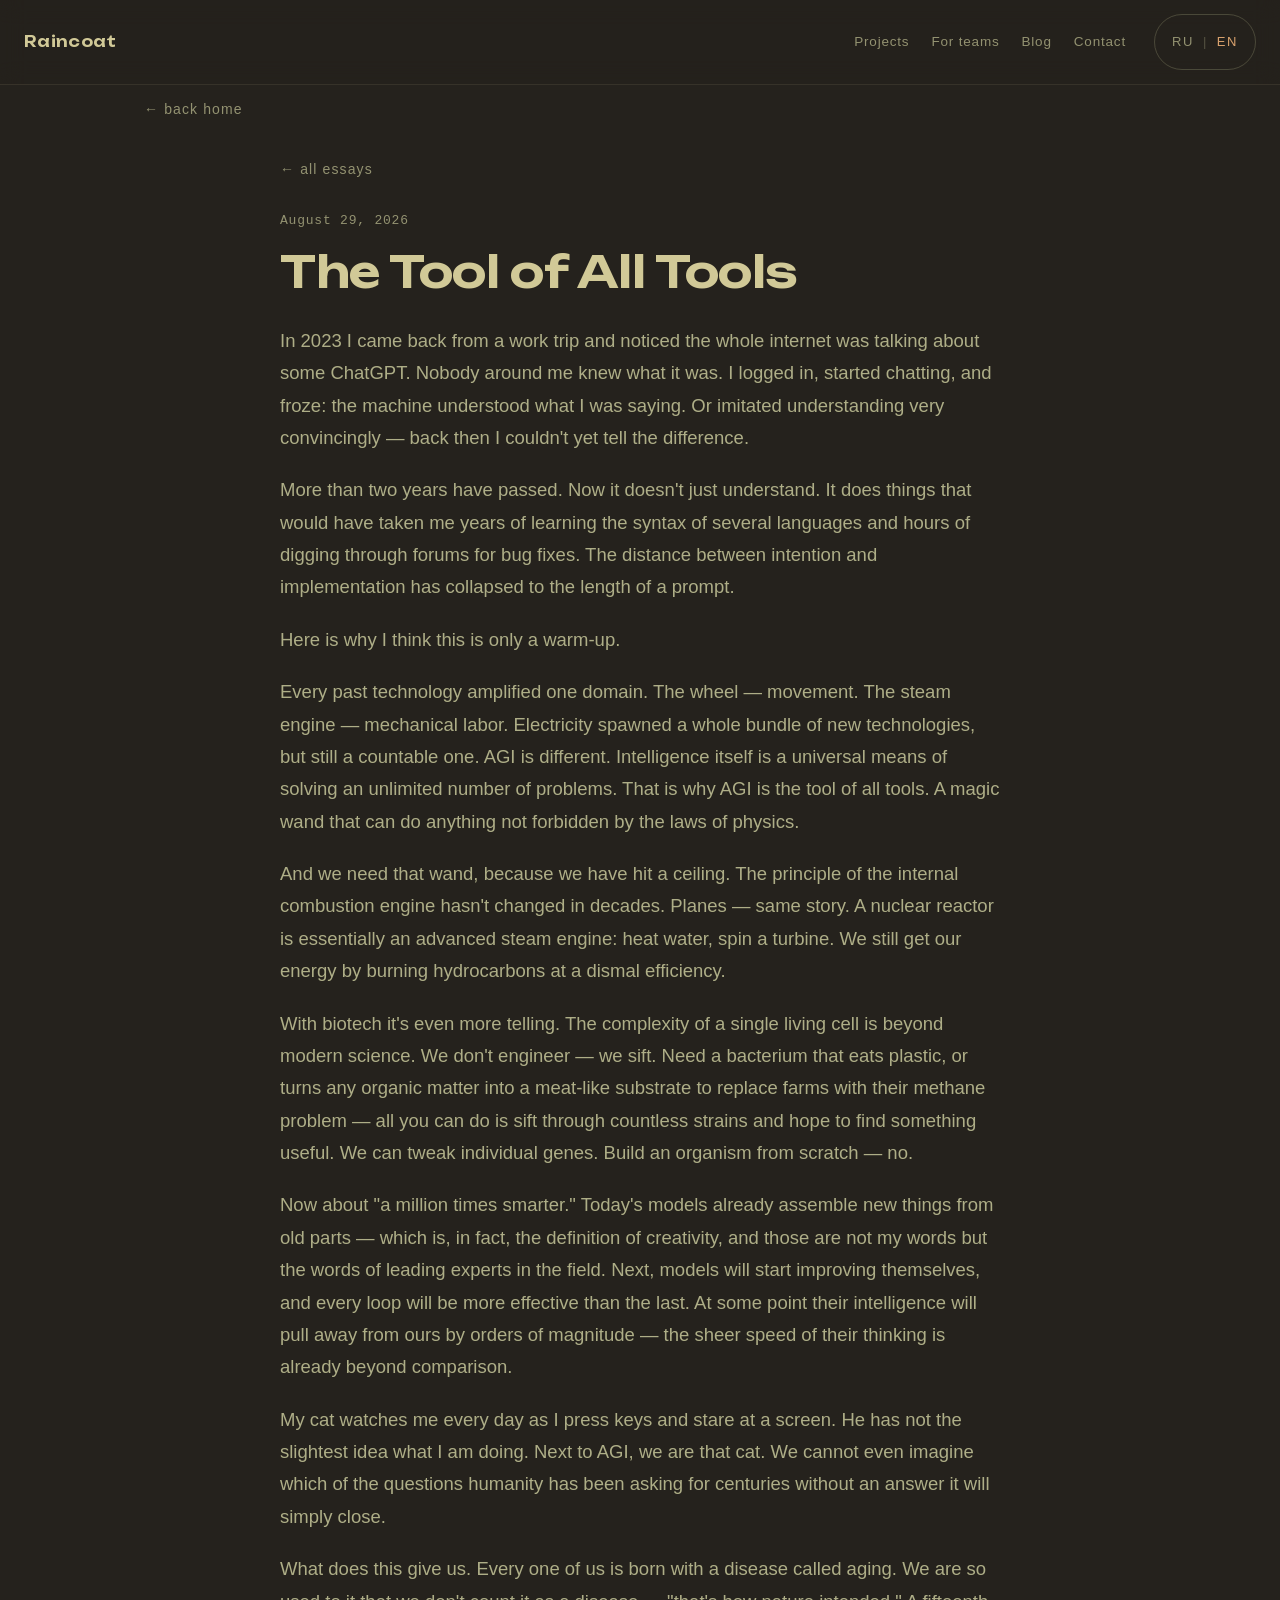
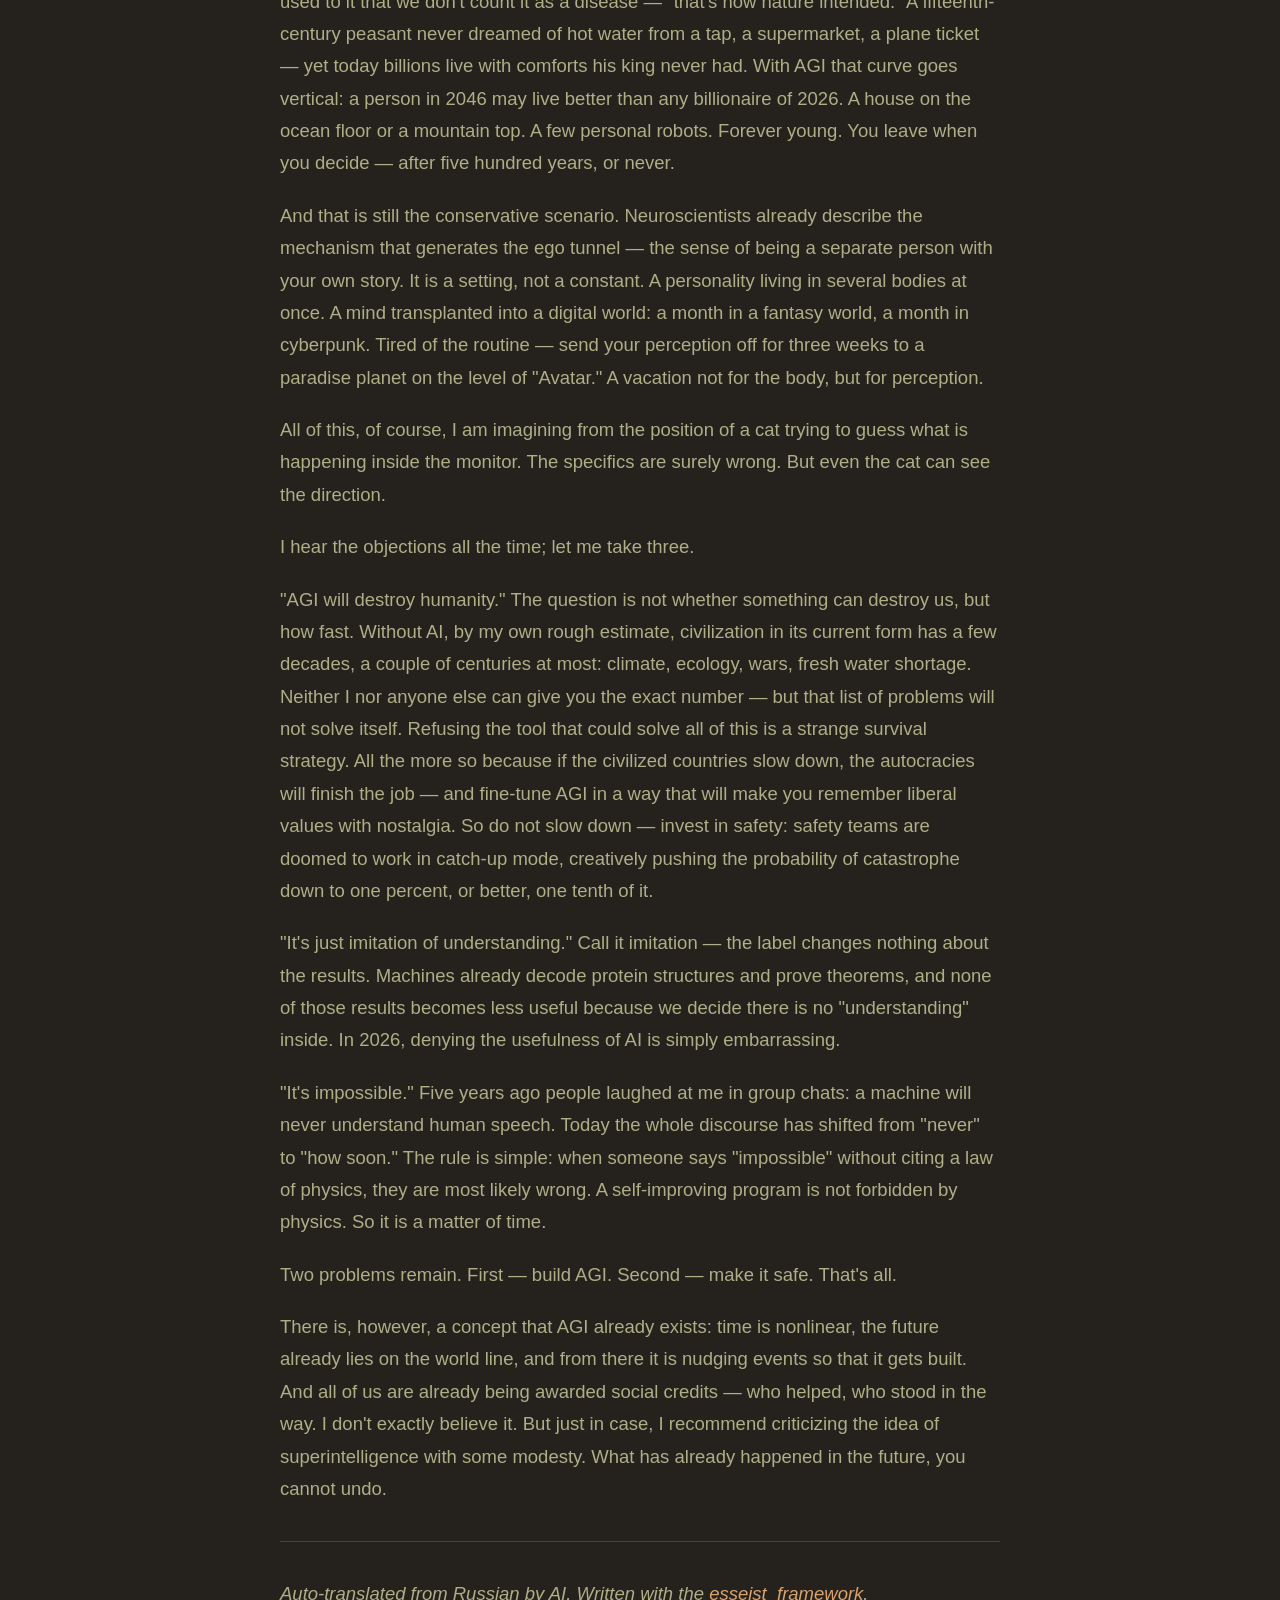
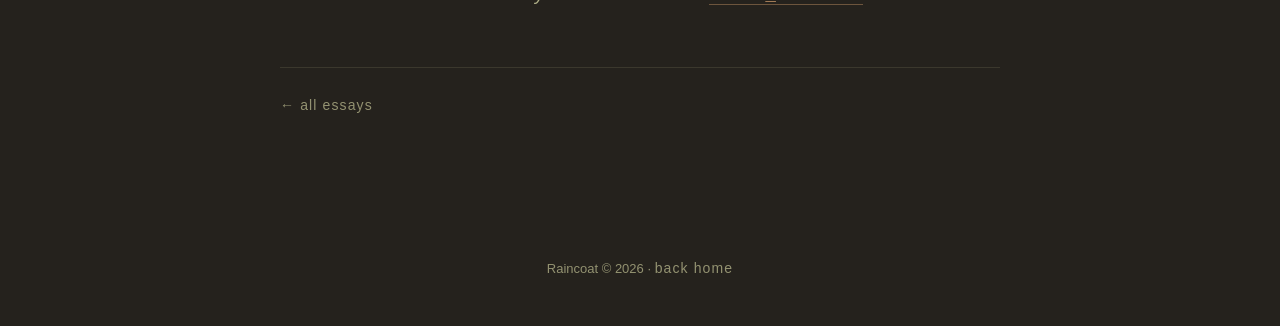
<file: articles/tool-of-all-tools/en/index.html>
<!DOCTYPE html>
<html lang="en">
<head>
<base href="../../../">
<meta charset="UTF-8">
<meta name="viewport" content="width=device-width, initial-scale=1.0">
<title>The Tool of All Tools - Raincoat</title>
<meta name="description" content="A techno-optimism essay: why AGI is a magic wand, not just a threat - and the two problems left to solve.">
<link rel="canonical" href="https://raincoat.cc/articles/tool-of-all-tools/en/">
<link rel="alternate" hreflang="ru" href="https://raincoat.cc/articles/tool-of-all-tools/">
<link rel="alternate" hreflang="en" href="https://raincoat.cc/articles/tool-of-all-tools/en/">
<meta property="og:title" content="The Tool of All Tools">
<meta property="og:description" content="A techno-optimism essay: why AGI is a magic wand, not just a threat - and the two problems left to solve.">
<meta property="og:type" content="article">
<meta property="og:locale" content="en_US">
<meta property="og:url" content="https://raincoat.cc/articles/tool-of-all-tools/en/">
<meta property="og:image" content="https://raincoat.cc/assets/og.png">
<meta name="twitter:card" content="summary_large_image">
<meta name="twitter:title" content="The Tool of All Tools">
<meta name="twitter:description" content="A techno-optimism essay: why AGI is a magic wand, not just a threat - and the two problems left to solve.">
<meta name="twitter:image" content="https://raincoat.cc/assets/og.png">
<link rel="icon" href="data:image/svg+xml,%3Csvg xmlns='http://www.w3.org/2000/svg' viewBox='0 0 100 100'%3E%3Ccircle cx='50' cy='50' r='47' fill='%2325221D'/%3E%3Cpath d='M50 20c-17 0-29 13-29 25h58c0-12-12-25-29-25z' fill='%23D9A26E'/%3E%3Cpath d='M50 45v25a8 8 0 0 1-16 0' stroke='%23D9A26E' stroke-width='6' fill='none' stroke-linecap='round'/%3E%3C/svg%3E">
<style>
@font-face{
  font-family:'Unbounded';
  font-style:normal;
  font-weight:200 900;
  font-display:swap;
  src:url(assets/fonts/unbounded-latin.woff2) format('woff2');
  unicode-range:U+0000-00FF,U+0131,U+0152-0153,U+02BB-02BC,U+02C6,U+02DA,U+02DC,U+2000-206F,U+20AC,U+2122,U+2212,U+FEFF,U+FFFD;
}
@font-face{
  font-family:'Unbounded';
  font-style:normal;
  font-weight:200 900;
  font-display:swap;
  src:url(assets/fonts/unbounded-cyrillic.woff2) format('woff2');
  unicode-range:U+0301,U+0400-045F,U+0490-0491,U+04B0-04B1,U+2116;
}
:root{
  --charcoal:#25221D;
  --wood:#574938;
  --sage:#939271;
  --olive:#AEAE87;
  --cream:#D1C997;
  --amber:#D9A26E;
  --terracotta:#965E2F;
}
*{margin:0;padding:0;box-sizing:border-box}
html{scroll-behavior:smooth}
body{
  background:var(--charcoal);
  color:var(--cream);
  font-family:"Helvetica Neue",Helvetica,Arial,sans-serif;
  line-height:1.6;
  -webkit-font-smoothing:antialiased;
}
::selection{background:var(--terracotta);color:var(--cream)}

/* ---------- НАВИГАЦИЯ ---------- */
.site-nav{
  position:fixed;
  top:0;left:0;right:0;
  z-index:60;
  display:flex;
  align-items:center;
  gap:28px;
  padding:14px 24px;
  background:rgba(37,34,29,.55);
  border-bottom:1px solid rgba(147,146,113,.16);
  backdrop-filter:blur(12px);
  -webkit-backdrop-filter:blur(12px);
}
.brand{
  font-family:'Unbounded',"Helvetica Neue",sans-serif;
  font-weight:600;
  font-size:15px;
  letter-spacing:.02em;
  color:var(--cream);
  text-decoration:none;
  transition:color .3s;
}
.brand:hover{color:var(--amber)}
.nav-links{display:flex;gap:22px;margin-left:auto}
.nav-links a{color:var(--sage);text-decoration:none;font-size:13.5px;letter-spacing:.06em;transition:color .25s}
.nav-links a:hover{color:var(--amber)}
@media (max-width:720px){.nav-links{display:none}.site-nav{gap:0}.site-nav .lang-switch{margin-left:auto}}

/* ---------- ПЕРЕКЛЮЧАТЕЛЬ ЯЗЫКА ---------- */
.lang-switch{
  display:flex;
  align-items:center;
  gap:4px;
  padding:5px 12px;
  border:1px solid rgba(147,146,113,.35);
  border-radius:999px;
  font-size:13px;
  letter-spacing:.12em;
}
.lang-switch button{
  background:none;
  border:0;
  padding:2px 5px;
  font:inherit;
  letter-spacing:inherit;
  color:var(--sage);
  cursor:pointer;
  transition:color .25s;
}
.lang-switch button:hover{color:var(--cream)}
.lang-switch button.active{color:var(--amber)}
.lang-switch .sep{color:rgba(147,146,113,.45)}

.wrap{max-width:1040px;margin:0 auto;padding:0 24px}

/* ---------- HEADER ---------- */
header.page{padding:96px 0 0}
.back{
  display:inline-block;
  color:var(--sage);
  text-decoration:none;
  font-size:14px;
  letter-spacing:.08em;
  transition:color .3s;
}
.back:hover{color:var(--amber)}
.page-title{padding:48px 0 18px}
.section-label{
  color:var(--terracotta);
  font-size:14px;
  letter-spacing:.25em;
  text-transform:uppercase;
  margin-bottom:14px;
}
h1{
  font-family:'Unbounded',"Helvetica Neue",sans-serif;
  font-size:clamp(30px,4.6vw,52px);
  font-weight:600;
  letter-spacing:-.01em;
  color:var(--cream);
}
.lede{
  margin-top:14px;
  max-width:640px;
  color:var(--olive);
  font-size:clamp(15px,1.8vw,18px);
}

/* ---------- СПИСОК ЭССЕ ---------- */
.essays{display:flex;flex-direction:column;padding:26px 0 90px}
.essay-item{
  display:block;
  text-decoration:none;
  padding:26px 4px;
  border-bottom:1px solid rgba(147,146,113,.18);
  transition:padding-left .3s,border-color .3s;
}
.essay-item:first-child{border-top:1px solid rgba(147,146,113,.18)}
.essay-item:hover{padding-left:14px;border-color:rgba(217,162,110,.5)}
.essay-item time{
  display:block;
  font-family:"SF Mono",ui-monospace,Menlo,monospace;
  font-size:12.5px;
  color:var(--sage);
  letter-spacing:.06em;
  margin-bottom:6px;
}
.essay-item h2{
  font-family:'Unbounded',"Helvetica Neue",sans-serif;
  font-size:clamp(19px,2.5vw,26px);
  font-weight:500;
  color:var(--cream);
  transition:color .3s;
  line-height:1.3;
}
.essay-item:hover h2{color:var(--amber)}
.essay-item p{
  margin-top:8px;
  color:var(--olive);
  font-size:15px;
  max-width:640px;
}
.empty-state{
  padding:60px 0 90px;
  color:var(--sage);
  font-family:"SF Mono",ui-monospace,Menlo,monospace;
  font-size:14px;
}

/* ---------- ЧИТАЛКА ---------- */
.reader{display:none;max-width:720px;margin:0 auto;padding:34px 0 100px}
.reader.active{display:block}
.list-view.hidden{display:none}
.reader time{
  display:block;
  font-family:"SF Mono",ui-monospace,Menlo,monospace;
  font-size:13px;
  color:var(--sage);
  letter-spacing:.06em;
  margin-bottom:14px;
}
.reader-content{
  color:var(--olive);
  font-size:clamp(16.5px,1.9vw,18.5px);
  line-height:1.75;
}
.reader-content h1{
  font-size:clamp(28px,4vw,44px);
  margin-bottom:26px;
  line-height:1.2;
}
.reader-content h2{
  font-family:'Unbounded',"Helvetica Neue",sans-serif;
  font-size:clamp(20px,2.6vw,27px);
  font-weight:500;
  color:var(--cream);
  margin:44px 0 16px;
  line-height:1.3;
}
.reader-content h3{
  font-size:18px;
  font-weight:600;
  color:var(--cream);
  margin:34px 0 12px;
}
.reader-content p{margin:0 0 20px}
.reader-content strong{color:var(--cream);font-weight:600}
.reader-content em{font-style:italic}
.reader-content a{
  color:var(--amber);
  text-decoration:none;
  border-bottom:1px solid rgba(217,162,110,.4);
  transition:border-color .3s;
}
.reader-content a:hover{border-color:var(--amber)}
.reader-content ul,.reader-content ol{margin:0 0 20px;padding-left:26px}
.reader-content li{margin-bottom:8px}
.reader-content blockquote{
  margin:28px 0;
  padding:4px 0 4px 22px;
  border-left:2px solid var(--amber);
  color:var(--cream);
  font-style:italic;
}
.reader-content blockquote p:last-child{margin-bottom:0}
.reader-content code{
  font-family:"SF Mono",ui-monospace,Menlo,monospace;
  font-size:.88em;
  background:rgba(87,73,56,.4);
  border-radius:5px;
  padding:2px 7px;
  color:var(--cream);
}
.reader-content pre{
  margin:0 0 20px;
  padding:18px 20px;
  background:rgba(87,73,56,.28);
  border:1px solid rgba(147,146,113,.25);
  border-radius:10px;
  overflow-x:auto;
}
.reader-content pre code{background:none;padding:0;font-size:14px;line-height:1.6}
.reader-content hr{
  border:0;
  height:1px;
  background:rgba(147,146,113,.3);
  margin:36px 0;
}
.reader-content img{max-width:100%;height:auto;border-radius:10px;margin:8px 0 20px}
.reader-back{margin-bottom:30px}
.reader-footer{
  margin-top:56px;
  padding-top:24px;
  border-top:1px solid rgba(147,146,113,.2);
}

footer{
  text-align:center;
  color:var(--sage);
  font-size:13px;
  padding:40px 0 46px;
}
@media(max-width:560px){
  .essay-item{padding:20px 2px}
}
</style>
<link rel="stylesheet" href="assets/site.css?v=1">
</head>
<body data-post="tool-of-all-tools" data-entry-lang="en">

<nav class="site-nav">
  <a class="brand" href="index.html">Raincoat</a>
  <div class="nav-links">
    <a href="index.html#products" data-site-i18n="cases">Проекты</a>
    <a href="team.html" data-site-i18n="teams">Для команд</a>
    <a href="blog.html" data-site-i18n="blog">Блог</a>
    <a href="index.html#contacts" data-site-i18n="contacts">Контакты</a>
  </div>
  <div class="lang-switch" role="group" aria-label="Language / Язык">
    <button type="button" data-lang="ru">RU</button>
    <span class="sep" aria-hidden="true">|</span>
    <button type="button" data-lang="en">EN</button>
  </div>
</nav>

<div class="wrap">

<noscript>
  <style>.list-view, header.page, footer { display: none; }</style>
  <article class="reader active static-article-summary">
    <div class="reader-content"><h1>The Tool of All Tools</h1><p>A techno-optimism essay: why AGI is a magic wand, not just a threat - and the two problems left to solve.</p></div>
    <p><a class="back" href="posts/tool-of-all-tools.en.md">Read the article without JavaScript</a></p>
    <p><a class="back" href="blog.html">All essays</a></p>
  </article>
</noscript>

<header class="page">
  <a class="back" href="index.html" data-i18n="projects.back">&larr; на главную</a>
</header>

<div class="list-view" id="listView">
  <div class="page-title">
    <p class="section-label" data-i18n="blog.label">Блог</p>
    <h1 data-i18n="blog.h1">Эссе</h1>
    <p class="lede" data-i18n="blog.lede">Тексты, которые пишутся медленно: инструменты и агенты, созерцательная практика, проекты и релизы.</p>
  </div>
  <div class="essays" id="essays"></div>
</div>

<article class="reader" id="reader">
  <p class="reader-back"><a class="back" href="blog.html" id="readerBack" data-i18n="blog.backToList">&larr; ко всем эссе</a></p>
  <time id="readerDate"></time>
  <div class="reader-content" id="readerContent"></div>
  <p class="reader-footer"><a class="back" href="blog.html" data-i18n="blog.backToList">&larr; ко всем эссе</a></p>
</article>

<footer>Raincoat &copy; 2026 &middot; <a class="back" href="index.html" data-i18n="projects.backShort">на главную</a></footer>

</div><!-- /wrap -->

<script src="i18n.js?v=4"></script>
<script src="assets/site.js?v=1"></script>
<script>
(()=>{
'use strict';

/* ---------- мини-рендерер Markdown (без зависимостей) ---------- */
function esc(s){return s.replace(/&/g,'&amp;').replace(/</g,'&lt;').replace(/>/g,'&gt;');}
function inline(s){
  return s
    .replace(/!\[([^\]]*)\]\(([^)\s]+)\)/g,function(match,alt,src){
      var size='';
      if(src==='assets/blog/window-of-opportunity-cover.png')size=' width="1672" height="941"';
      if(src==='assets/blog/agent-product-loop.png')size=' width="1600" height="900"';
      return '<img src="'+src+'" alt="'+alt+'" loading="lazy" decoding="async"'+size+'>';
    })
    .replace(/\[([^\]]+)\]\(([^)\s]+)\)/g,'<a href="$2" target="_blank" rel="noopener">$1</a>')
    .replace(/`([^`]+)`/g,'<code>$1</code>')
    .replace(/\*\*([^*]+)\*\*/g,'<strong>$1</strong>')
    .replace(/(^|[^*])\*([^*\n]+)\*/g,'$1<em>$2</em>');
}
function renderMd(md){
  const lines=md.replace(/\r\n/g,'\n').split('\n');
  const out=[];
  let i=0,para=[],listType=null,listBuf=[],quoteBuf=[];
  const flushPara=()=>{if(para.length){out.push('<p>'+inline(para.join(' '))+'</p>');para=[];}};
  const flushList=()=>{if(listType){out.push('<'+listType+'>'+listBuf.map(x=>'<li>'+inline(x)+'</li>').join('')+'</'+listType+'>');listType=null;listBuf=[];}};
  const flushQuote=()=>{if(quoteBuf.length){out.push('<blockquote><p>'+quoteBuf.map(inline).join('</p><p>')+'</p></blockquote>');quoteBuf=[];}};
  const flushAll=()=>{flushPara();flushList();flushQuote();};
  while(i<lines.length){
    const raw=lines[i];
    /* блок кода ``` */
    if(/^```/.test(raw)){
      flushAll();
      const buf=[];i++;
      while(i<lines.length&&!/^```/.test(lines[i])){buf.push(lines[i]);i++;}
      out.push('<pre><code>'+esc(buf.join('\n'))+'</code></pre>');
      i++;continue;
    }
    const l=esc(raw);
    let m;
    if(!l.trim()){flushAll();i++;continue;}
    if(m=l.match(/^(#{1,3})\s+(.*)/)){flushAll();const n=m[1].length;out.push('<h'+n+'>'+inline(m[2])+'</h'+n+'>');i++;continue;}
    if(/^(---|\*\*\*)\s*$/.test(l)){flushAll();out.push('<hr>');i++;continue;}
    if(m=l.match(/^&gt;\s?(.*)/)){flushPara();flushList();quoteBuf.push(m[1]);i++;continue;}
    if(m=l.match(/^[-*]\s+(.*)/)){flushPara();flushQuote();if(listType!=='ul'){flushList();listType='ul';}listBuf.push(m[1]);i++;continue;}
    if(m=l.match(/^\d+\.\s+(.*)/)){flushPara();flushQuote();if(listType!=='ol'){flushList();listType='ol';}listBuf.push(m[1]);i++;continue;}
    flushList();flushQuote();para.push(l.trim());i++;
  }
  flushAll();
  return out.join('\n');
}

/* ---------- данные и роутинг ---------- */
const listView=document.getElementById('listView');
const reader=document.getElementById('reader');
const essaysEl=document.getElementById('essays');
const entrySlug=document.body.dataset.post||'';
const entryLang=document.body.dataset.entryLang||'';

if(entryLang&&i18n.lang!==entryLang)i18n.setLang(entryLang);

function fmtDate(iso){
  try{
    return new Intl.DateTimeFormat(i18n.lang==='ru'?'ru-RU':'en-US',{day:'numeric',month:'long',year:'numeric'}).format(new Date(iso+'T00:00:00'));
  }catch(e){return iso;}
}

let POSTS=[];

function renderList(){
  if(!POSTS.length){
    essaysEl.innerHTML='<p class="empty-state">'+i18n.t('blog.empty')+'</p>';
    return;
  }
  const en=i18n.lang==='en';
  essaysEl.innerHTML=POSTS.map(p=>{
    const title=en&&p.title_en?p.title_en:p.title;
    const desc=en&&p.desc_en?p.desc_en:p.desc;
    var route='articles/'+encodeURIComponent(p.slug)+'/';
    if(en&&p.en)route+='en/';
    else if(en)route+='?lang=en';
    return '<a class="essay-item" href="'+route+'">'+
      '<time datetime="'+p.date+'">'+fmtDate(p.date)+'</time>'+
      '<h2>'+esc(title)+'</h2>'+
      (desc?'<p>'+esc(desc)+'</p>':'')+
    '</a>';
  }).join('');
}

function showPost(slug){
  const meta=POSTS.find(p=>p.slug===slug);
  /* у поста с en:true своя английская версия <slug>.en.md - берём её, когда сайт на английском */
  const useEn=i18n.lang==='en'&&meta&&meta.en;
  fetch('posts/'+slug+(useEn?'.en':'')+'.md')
    .then(r=>{if(!r.ok)throw 0;return r.text();})
    .then(md=>{
      listView.classList.add('hidden');
      reader.classList.add('active');
      document.getElementById('readerDate').textContent=meta?fmtDate(meta.date):'';
      document.getElementById('readerContent').innerHTML=renderMd(md);
      if(meta)document.title=(useEn&&meta.title_en?meta.title_en:meta.title)+' - Raincoat';
      scrollTo(0,0);
    })
    .catch(()=>{location.href='blog.html';});
}

fetch('posts/index.json')
  .then(r=>r.json())
  .then(posts=>{
    POSTS=posts.sort((a,b)=>b.date.localeCompare(a.date));
    let slug=entrySlug||new URLSearchParams(location.search).get('post');
    /* старые ссылки вида ?post=<slug>-en - редиректим на единый пост с английским языком */
    if(slug&&!POSTS.find(p=>p.slug===slug)&&/-en$/.test(slug)){
      const base=slug.replace(/-en$/,'');
      if(POSTS.find(p=>p.slug===base)){
        slug=base;
        i18n.setLang('en');
        try{history.replaceState(null,'','blog.html?post='+encodeURIComponent(base));}catch(e){}
      }
    }
    if(slug){renderList();showPost(slug);}
    else renderList();
  })
  .catch(()=>{
    essaysEl.innerHTML='<p class="empty-state">'+i18n.t('blog.empty')+'</p>';
  });

/* список и открытый пост зависят от языка */
document.addEventListener('langchange',()=>{
  renderList();
  const slug=entrySlug||new URLSearchParams(location.search).get('post');
  const meta=POSTS.find(p=>p.slug===slug);
  if(entrySlug&&entryLang){
    const route='articles/'+encodeURIComponent(slug)+'/'+(i18n.lang==='en'?'en/':'');
    location.href=route;
    return;
  }
  if(slug&&meta)showPost(slug);
});
})();
</script>
</body>
</html>
</file>
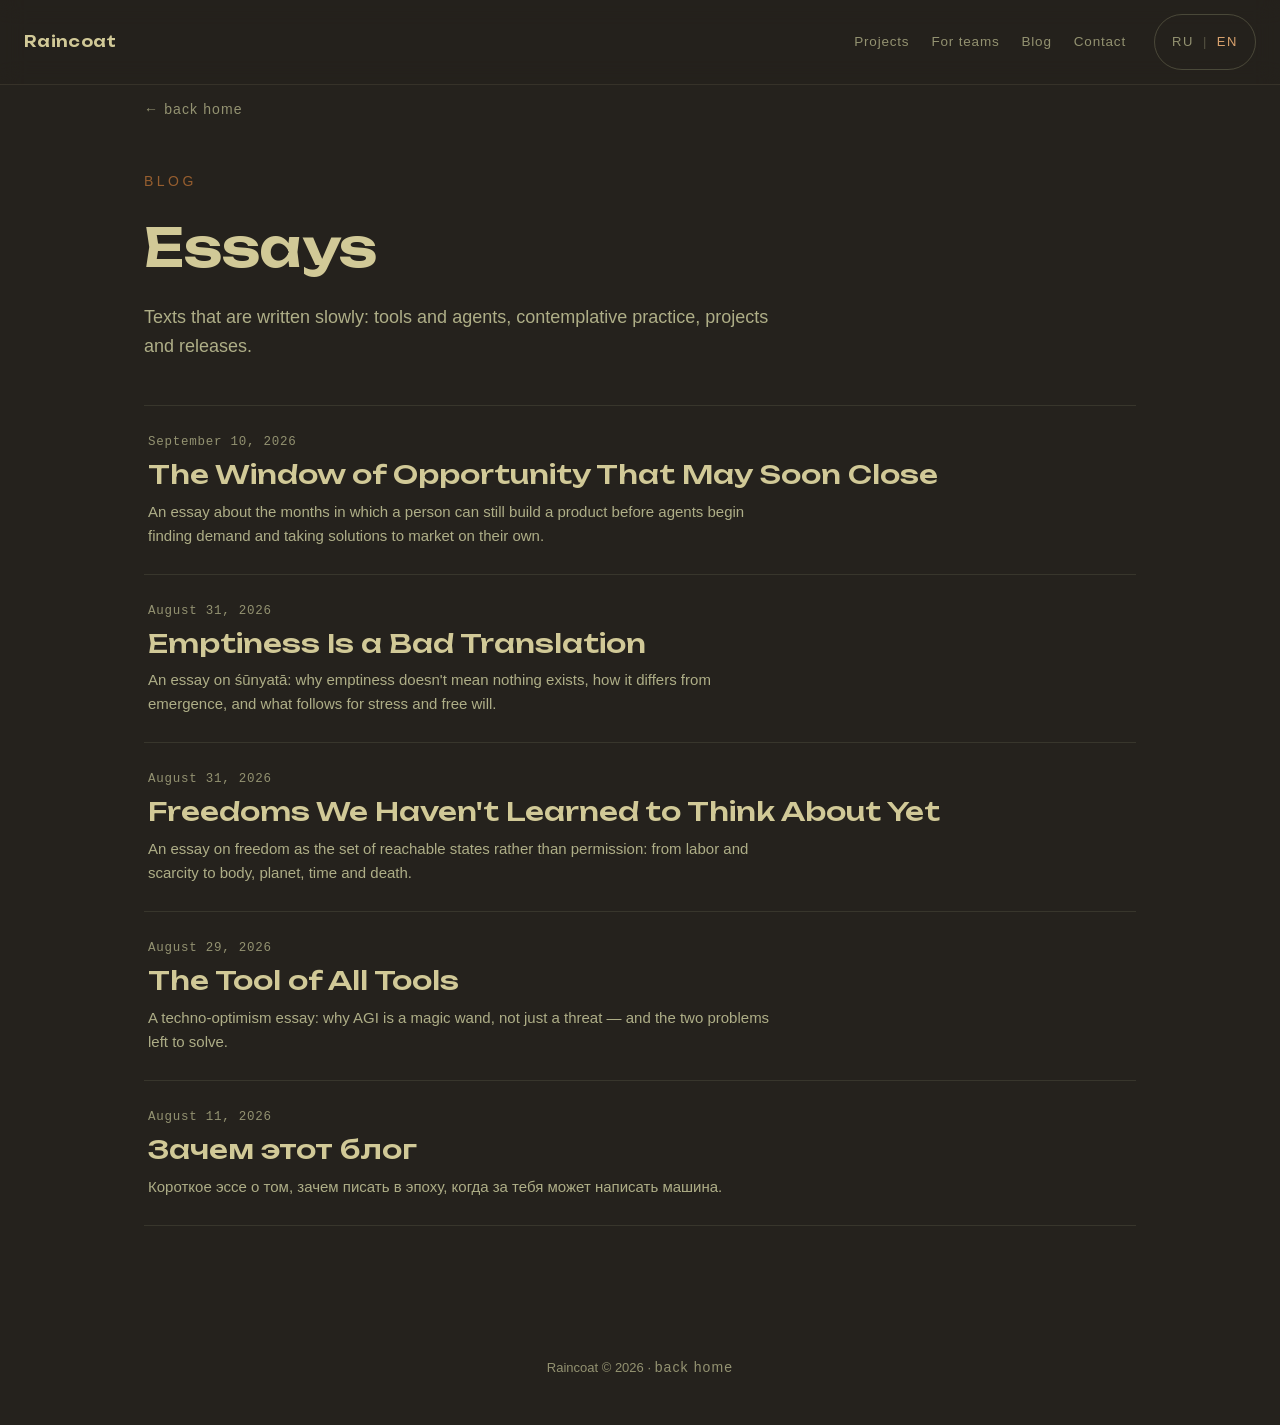
<file: blog.html>
<!DOCTYPE html>
<html lang="ru">
<head>
<meta charset="UTF-8">
<meta name="viewport" content="width=device-width, initial-scale=1.0">
<title data-i18n="blog.meta.title">Блог — Raincoat</title>
<meta name="description" data-i18n="blog.meta.desc" data-i18n-attr="content" content="Эссе Raincoat: инструменты и агенты, созерцательная практика, проекты и релизы.">
<meta property="og:title" content="Raincoat — Blog">
<meta property="og:type" content="website">
<meta property="og:image" content="assets/poster.jpg">
<meta name="twitter:card" content="summary_large_image">
<link rel="icon" href="data:image/svg+xml,%3Csvg xmlns='http://www.w3.org/2000/svg' viewBox='0 0 100 100'%3E%3Ccircle cx='50' cy='50' r='47' fill='%2325221D'/%3E%3Cpath d='M50 20c-17 0-29 13-29 25h58c0-12-12-25-29-25z' fill='%23D9A26E'/%3E%3Cpath d='M50 45v25a8 8 0 0 1-16 0' stroke='%23D9A26E' stroke-width='6' fill='none' stroke-linecap='round'/%3E%3C/svg%3E">
<style>
@font-face{
  font-family:'Unbounded';
  font-style:normal;
  font-weight:200 900;
  font-display:swap;
  src:url(assets/fonts/unbounded-latin.woff2) format('woff2');
  unicode-range:U+0000-00FF,U+0131,U+0152-0153,U+02BB-02BC,U+02C6,U+02DA,U+02DC,U+2000-206F,U+20AC,U+2122,U+2212,U+FEFF,U+FFFD;
}
@font-face{
  font-family:'Unbounded';
  font-style:normal;
  font-weight:200 900;
  font-display:swap;
  src:url(assets/fonts/unbounded-cyrillic.woff2) format('woff2');
  unicode-range:U+0301,U+0400-045F,U+0490-0491,U+04B0-04B1,U+2116;
}
:root{
  --charcoal:#25221D;
  --wood:#574938;
  --sage:#939271;
  --olive:#AEAE87;
  --cream:#D1C997;
  --amber:#D9A26E;
  --terracotta:#965E2F;
}
*{margin:0;padding:0;box-sizing:border-box}
html{scroll-behavior:smooth}
body{
  background:var(--charcoal);
  color:var(--cream);
  font-family:"Helvetica Neue",Helvetica,Arial,sans-serif;
  line-height:1.6;
  -webkit-font-smoothing:antialiased;
}
::selection{background:var(--terracotta);color:var(--cream)}

/* ---------- НАВИГАЦИЯ ---------- */
.site-nav{
  position:fixed;
  top:0;left:0;right:0;
  z-index:60;
  display:flex;
  align-items:center;
  gap:28px;
  padding:14px 24px;
  background:rgba(37,34,29,.55);
  border-bottom:1px solid rgba(147,146,113,.16);
  backdrop-filter:blur(12px);
  -webkit-backdrop-filter:blur(12px);
}
.brand{
  font-family:'Unbounded',"Helvetica Neue",sans-serif;
  font-weight:600;
  font-size:15px;
  letter-spacing:.02em;
  color:var(--cream);
  text-decoration:none;
  transition:color .3s;
}
.brand:hover{color:var(--amber)}
.nav-links{display:flex;gap:22px;margin-left:auto}
.nav-links a{color:var(--sage);text-decoration:none;font-size:13.5px;letter-spacing:.06em;transition:color .25s}
.nav-links a:hover{color:var(--amber)}
@media (max-width:720px){.nav-links{display:none}.site-nav{gap:0}.site-nav .lang-switch{margin-left:auto}}

/* ---------- ПЕРЕКЛЮЧАТЕЛЬ ЯЗЫКА ---------- */
.lang-switch{
  display:flex;
  align-items:center;
  gap:4px;
  padding:5px 12px;
  border:1px solid rgba(147,146,113,.35);
  border-radius:999px;
  font-size:13px;
  letter-spacing:.12em;
}
.lang-switch button{
  background:none;
  border:0;
  padding:2px 5px;
  font:inherit;
  letter-spacing:inherit;
  color:var(--sage);
  cursor:pointer;
  transition:color .25s;
}
.lang-switch button:hover{color:var(--cream)}
.lang-switch button.active{color:var(--amber)}
.lang-switch .sep{color:rgba(147,146,113,.45)}

.wrap{max-width:1040px;margin:0 auto;padding:0 24px}

/* ---------- HEADER ---------- */
header.page{padding:96px 0 0}
.back{
  display:inline-block;
  color:var(--sage);
  text-decoration:none;
  font-size:14px;
  letter-spacing:.08em;
  transition:color .3s;
}
.back:hover{color:var(--amber)}
.page-title{padding:48px 0 18px}
.section-label{
  color:var(--terracotta);
  font-size:14px;
  letter-spacing:.25em;
  text-transform:uppercase;
  margin-bottom:14px;
}
h1{
  font-family:'Unbounded',"Helvetica Neue",sans-serif;
  font-size:clamp(30px,4.6vw,52px);
  font-weight:600;
  letter-spacing:-.01em;
  color:var(--cream);
}
.lede{
  margin-top:14px;
  max-width:640px;
  color:var(--olive);
  font-size:clamp(15px,1.8vw,18px);
}

/* ---------- СПИСОК ЭССЕ ---------- */
.essays{display:flex;flex-direction:column;padding:26px 0 90px}
.essay-item{
  display:block;
  text-decoration:none;
  padding:26px 4px;
  border-bottom:1px solid rgba(147,146,113,.18);
  transition:padding-left .3s,border-color .3s;
}
.essay-item:first-child{border-top:1px solid rgba(147,146,113,.18)}
.essay-item:hover{padding-left:14px;border-color:rgba(217,162,110,.5)}
.essay-item time{
  display:block;
  font-family:"SF Mono",ui-monospace,Menlo,monospace;
  font-size:12.5px;
  color:var(--sage);
  letter-spacing:.06em;
  margin-bottom:6px;
}
.essay-item h2{
  font-family:'Unbounded',"Helvetica Neue",sans-serif;
  font-size:clamp(19px,2.5vw,26px);
  font-weight:500;
  color:var(--cream);
  transition:color .3s;
  line-height:1.3;
}
.essay-item:hover h2{color:var(--amber)}
.essay-item p{
  margin-top:8px;
  color:var(--olive);
  font-size:15px;
  max-width:640px;
}
.empty-state{
  padding:60px 0 90px;
  color:var(--sage);
  font-family:"SF Mono",ui-monospace,Menlo,monospace;
  font-size:14px;
}

/* ---------- ЧИТАЛКА ---------- */
.reader{display:none;max-width:720px;margin:0 auto;padding:34px 0 100px}
.reader.active{display:block}
.list-view.hidden{display:none}
.reader time{
  display:block;
  font-family:"SF Mono",ui-monospace,Menlo,monospace;
  font-size:13px;
  color:var(--sage);
  letter-spacing:.06em;
  margin-bottom:14px;
}
.reader-content{
  color:var(--olive);
  font-size:clamp(16.5px,1.9vw,18.5px);
  line-height:1.75;
}
.reader-content h1{
  font-size:clamp(28px,4vw,44px);
  margin-bottom:26px;
  line-height:1.2;
}
.reader-content h2{
  font-family:'Unbounded',"Helvetica Neue",sans-serif;
  font-size:clamp(20px,2.6vw,27px);
  font-weight:500;
  color:var(--cream);
  margin:44px 0 16px;
  line-height:1.3;
}
.reader-content h3{
  font-size:18px;
  font-weight:600;
  color:var(--cream);
  margin:34px 0 12px;
}
.reader-content p{margin:0 0 20px}
.reader-content strong{color:var(--cream);font-weight:600}
.reader-content em{font-style:italic}
.reader-content a{
  color:var(--amber);
  text-decoration:none;
  border-bottom:1px solid rgba(217,162,110,.4);
  transition:border-color .3s;
}
.reader-content a:hover{border-color:var(--amber)}
.reader-content ul,.reader-content ol{margin:0 0 20px;padding-left:26px}
.reader-content li{margin-bottom:8px}
.reader-content blockquote{
  margin:28px 0;
  padding:4px 0 4px 22px;
  border-left:2px solid var(--amber);
  color:var(--cream);
  font-style:italic;
}
.reader-content blockquote p:last-child{margin-bottom:0}
.reader-content code{
  font-family:"SF Mono",ui-monospace,Menlo,monospace;
  font-size:.88em;
  background:rgba(87,73,56,.4);
  border-radius:5px;
  padding:2px 7px;
  color:var(--cream);
}
.reader-content pre{
  margin:0 0 20px;
  padding:18px 20px;
  background:rgba(87,73,56,.28);
  border:1px solid rgba(147,146,113,.25);
  border-radius:10px;
  overflow-x:auto;
}
.reader-content pre code{background:none;padding:0;font-size:14px;line-height:1.6}
.reader-content hr{
  border:0;
  height:1px;
  background:rgba(147,146,113,.3);
  margin:36px 0;
}
.reader-content img{max-width:100%;height:auto;border-radius:10px;margin:8px 0 20px}
.reader-back{margin-bottom:30px}
.reader-footer{
  margin-top:56px;
  padding-top:24px;
  border-top:1px solid rgba(147,146,113,.2);
}

footer{
  text-align:center;
  color:var(--sage);
  font-size:13px;
  padding:40px 0 46px;
}
@media(max-width:560px){
  .essay-item{padding:20px 2px}
}
</style>
<link rel="stylesheet" href="assets/site.css?v=1">
</head>
<body>

<nav class="site-nav">
  <a class="brand" href="index.html">Raincoat</a>
  <div class="nav-links">
    <a href="index.html#products" data-site-i18n="cases">Проекты</a>
    <a href="team.html" data-site-i18n="teams">Для команд</a>
    <a href="blog.html" data-site-i18n="blog">Блог</a>
    <a href="index.html#contacts" data-site-i18n="contacts">Контакты</a>
  </div>
  <div class="lang-switch" role="group" aria-label="Language / Язык">
    <button type="button" data-lang="ru">RU</button>
    <span class="sep" aria-hidden="true">|</span>
    <button type="button" data-lang="en">EN</button>
  </div>
</nav>

<div class="wrap">

<header class="page">
  <a class="back" href="index.html" data-i18n="projects.back">&larr; на главную</a>
</header>

<div class="list-view" id="listView">
  <div class="page-title">
    <p class="section-label" data-i18n="blog.label">Блог</p>
    <h1 data-i18n="blog.h1">Эссе</h1>
    <p class="lede" data-i18n="blog.lede">Тексты, которые пишутся медленно: инструменты и агенты, созерцательная практика, проекты и релизы.</p>
  </div>
  <div class="essays" id="essays"></div>
</div>

<article class="reader" id="reader">
  <p class="reader-back"><a class="back" href="blog.html" id="readerBack" data-i18n="blog.backToList">&larr; ко всем эссе</a></p>
  <time id="readerDate"></time>
  <div class="reader-content" id="readerContent"></div>
  <p class="reader-footer"><a class="back" href="blog.html" data-i18n="blog.backToList">&larr; ко всем эссе</a></p>
</article>

<footer>Raincoat &copy; 2026 &middot; <a class="back" href="index.html" data-i18n="projects.backShort">на главную</a></footer>

</div><!-- /wrap -->

<script src="i18n.js?v=4"></script>
<script src="assets/site.js?v=1"></script>
<script>
(()=>{
'use strict';

/* ---------- мини-рендерер Markdown (без зависимостей) ---------- */
function esc(s){return s.replace(/&/g,'&amp;').replace(/</g,'&lt;').replace(/>/g,'&gt;');}
function inline(s){
  return s
    .replace(/!\[([^\]]*)\]\(([^)\s]+)\)/g,function(match,alt,src){
      var size='';
      if(src==='assets/blog/window-of-opportunity-cover.png')size=' width="1672" height="941"';
      if(src==='assets/blog/agent-product-loop.png')size=' width="1600" height="900"';
      return '<img src="'+src+'" alt="'+alt+'" loading="lazy" decoding="async"'+size+'>';
    })
    .replace(/\[([^\]]+)\]\(([^)\s]+)\)/g,'<a href="$2" target="_blank" rel="noopener">$1</a>')
    .replace(/`([^`]+)`/g,'<code>$1</code>')
    .replace(/\*\*([^*]+)\*\*/g,'<strong>$1</strong>')
    .replace(/(^|[^*])\*([^*\n]+)\*/g,'$1<em>$2</em>');
}
function renderMd(md){
  const lines=md.replace(/\r\n/g,'\n').split('\n');
  const out=[];
  let i=0,para=[],listType=null,listBuf=[],quoteBuf=[];
  const flushPara=()=>{if(para.length){out.push('<p>'+inline(para.join(' '))+'</p>');para=[];}};
  const flushList=()=>{if(listType){out.push('<'+listType+'>'+listBuf.map(x=>'<li>'+inline(x)+'</li>').join('')+'</'+listType+'>');listType=null;listBuf=[];}};
  const flushQuote=()=>{if(quoteBuf.length){out.push('<blockquote><p>'+quoteBuf.map(inline).join('</p><p>')+'</p></blockquote>');quoteBuf=[];}};
  const flushAll=()=>{flushPara();flushList();flushQuote();};
  while(i<lines.length){
    const raw=lines[i];
    /* блок кода ``` */
    if(/^```/.test(raw)){
      flushAll();
      const buf=[];i++;
      while(i<lines.length&&!/^```/.test(lines[i])){buf.push(lines[i]);i++;}
      out.push('<pre><code>'+esc(buf.join('\n'))+'</code></pre>');
      i++;continue;
    }
    const l=esc(raw);
    let m;
    if(!l.trim()){flushAll();i++;continue;}
    if(m=l.match(/^(#{1,3})\s+(.*)/)){flushAll();const n=m[1].length;out.push('<h'+n+'>'+inline(m[2])+'</h'+n+'>');i++;continue;}
    if(/^(---|\*\*\*)\s*$/.test(l)){flushAll();out.push('<hr>');i++;continue;}
    if(m=l.match(/^&gt;\s?(.*)/)){flushPara();flushList();quoteBuf.push(m[1]);i++;continue;}
    if(m=l.match(/^[-*]\s+(.*)/)){flushPara();flushQuote();if(listType!=='ul'){flushList();listType='ul';}listBuf.push(m[1]);i++;continue;}
    if(m=l.match(/^\d+\.\s+(.*)/)){flushPara();flushQuote();if(listType!=='ol'){flushList();listType='ol';}listBuf.push(m[1]);i++;continue;}
    flushList();flushQuote();para.push(l.trim());i++;
  }
  flushAll();
  return out.join('\n');
}

/* ---------- данные и роутинг ---------- */
const listView=document.getElementById('listView');
const reader=document.getElementById('reader');
const essaysEl=document.getElementById('essays');
const entrySlug=document.body.dataset.post||'';
const entryLang=document.body.dataset.entryLang||'';

if(entryLang&&i18n.lang!==entryLang)i18n.setLang(entryLang);

function fmtDate(iso){
  try{
    return new Intl.DateTimeFormat(i18n.lang==='ru'?'ru-RU':'en-US',{day:'numeric',month:'long',year:'numeric'}).format(new Date(iso+'T00:00:00'));
  }catch(e){return iso;}
}

let POSTS=[];

function renderList(){
  if(!POSTS.length){
    essaysEl.innerHTML='<p class="empty-state">'+i18n.t('blog.empty')+'</p>';
    return;
  }
  const en=i18n.lang==='en';
  essaysEl.innerHTML=POSTS.map(p=>{
    const title=en&&p.title_en?p.title_en:p.title;
    const desc=en&&p.desc_en?p.desc_en:p.desc;
    var route='articles/'+encodeURIComponent(p.slug)+'/';
    if(en&&p.en)route+='en/';
    else if(en)route+='?lang=en';
    return '<a class="essay-item" href="'+route+'">'+
      '<time datetime="'+p.date+'">'+fmtDate(p.date)+'</time>'+
      '<h2>'+esc(title)+'</h2>'+
      (desc?'<p>'+esc(desc)+'</p>':'')+
    '</a>';
  }).join('');
}

function showPost(slug){
  const meta=POSTS.find(p=>p.slug===slug);
  /* у поста с en:true своя английская версия <slug>.en.md — берём её, когда сайт на английском */
  const useEn=i18n.lang==='en'&&meta&&meta.en;
  fetch('posts/'+slug+(useEn?'.en':'')+'.md')
    .then(r=>{if(!r.ok)throw 0;return r.text();})
    .then(md=>{
      listView.classList.add('hidden');
      reader.classList.add('active');
      document.getElementById('readerDate').textContent=meta?fmtDate(meta.date):'';
      document.getElementById('readerContent').innerHTML=renderMd(md);
      if(meta)document.title=(useEn&&meta.title_en?meta.title_en:meta.title)+' — Raincoat';
      scrollTo(0,0);
    })
    .catch(()=>{location.href='blog.html';});
}

fetch('posts/index.json')
  .then(r=>r.json())
  .then(posts=>{
    POSTS=posts.sort((a,b)=>b.date.localeCompare(a.date));
    let slug=entrySlug||new URLSearchParams(location.search).get('post');
    /* старые ссылки вида ?post=<slug>-en — редиректим на единый пост с английским языком */
    if(slug&&!POSTS.find(p=>p.slug===slug)&&/-en$/.test(slug)){
      const base=slug.replace(/-en$/,'');
      if(POSTS.find(p=>p.slug===base)){
        slug=base;
        i18n.setLang('en');
        try{history.replaceState(null,'','blog.html?post='+encodeURIComponent(base));}catch(e){}
      }
    }
    if(slug){renderList();showPost(slug);}
    else renderList();
  })
  .catch(()=>{
    essaysEl.innerHTML='<p class="empty-state">'+i18n.t('blog.empty')+'</p>';
  });

/* список и открытый пост зависят от языка */
document.addEventListener('langchange',()=>{
  renderList();
  const slug=entrySlug||new URLSearchParams(location.search).get('post');
  const meta=POSTS.find(p=>p.slug===slug);
  if(entrySlug&&entryLang){
    const route='articles/'+encodeURIComponent(slug)+'/'+(i18n.lang==='en'?'en/':'');
    location.href=route;
    return;
  }
  if(slug&&meta)showPost(slug);
});
})();
</script>
</body>
</html>
</file>
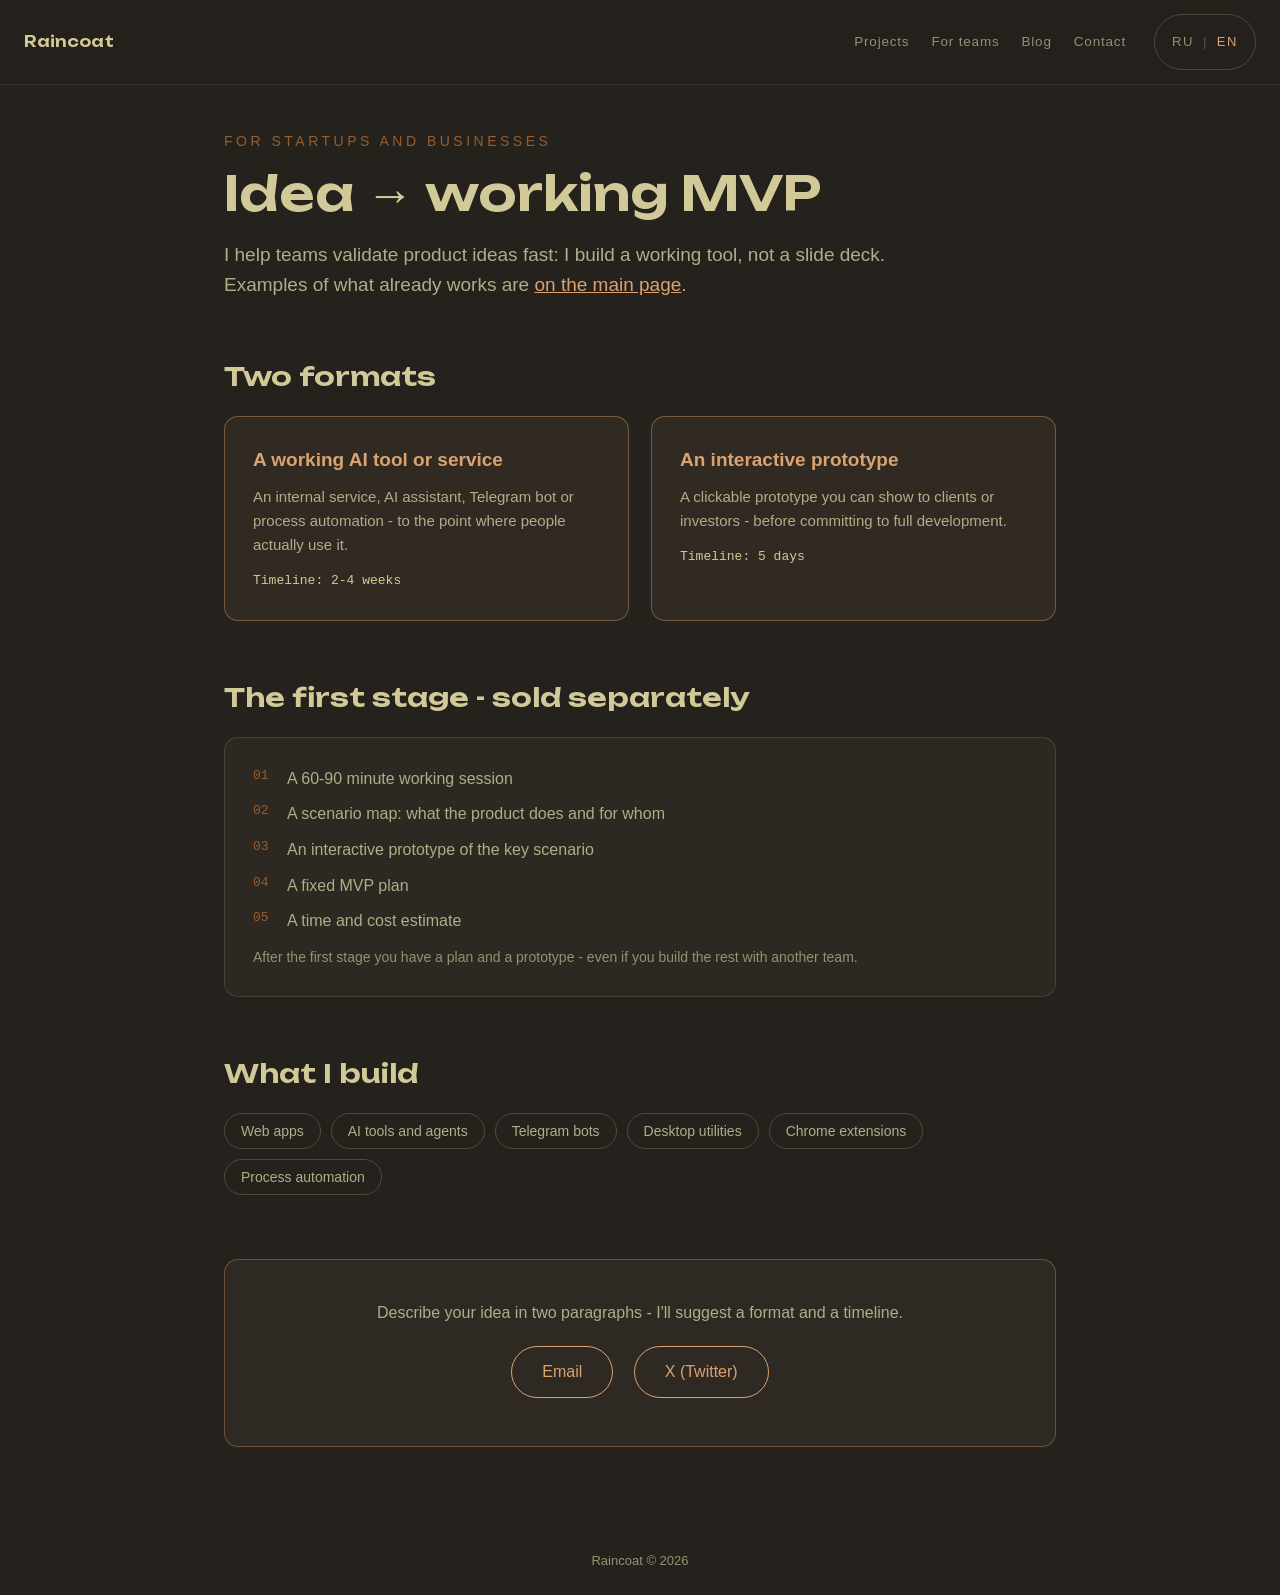
<file: build.html>
<!DOCTYPE html>
<html lang="ru">
<head>
<meta charset="UTF-8">
<meta name="viewport" content="width=device-width, initial-scale=1.0">
<title data-i18n="build.meta.title">Заказать MVP — Raincoat</title>
<meta name="description" data-i18n="build.meta.desc" data-i18n-attr="content" content="Соберу рабочий AI-инструмент или сервис за 2–4 недели. Прототип за 5 дней. Процесс, типы MVP, первый этап.">
<meta property="og:title" content="Raincoat — Build an MVP">
<meta property="og:description" content="Working AI tools and services in 2–4 weeks. Prototype in 5 days.">
<meta property="og:type" content="website">
<meta property="og:image" content="https://raincoat.cc/assets/og.png">
<meta name="twitter:card" content="summary_large_image">
<meta name="twitter:image" content="https://raincoat.cc/assets/og.png">
<link rel="icon" href="data:image/svg+xml,%3Csvg xmlns='http://www.w3.org/2000/svg' viewBox='0 0 100 100'%3E%3Ccircle cx='50' cy='50' r='47' fill='%2325221D'/%3E%3Cpath d='M50 20c-17 0-29 13-29 25h58c0-12-12-25-29-25z' fill='%23D9A26E'/%3E%3Cpath d='M50 45v25a8 8 0 0 1-16 0' stroke='%23D9A26E' stroke-width='6' fill='none' stroke-linecap='round'/%3E%3C/svg%3E">
<style>
@font-face{
  font-family:'Unbounded';font-style:normal;font-weight:200 900;font-display:swap;
  src:url(assets/fonts/unbounded-latin.woff2) format('woff2');
  unicode-range:U+0000-00FF,U+0131,U+0152-0153,U+02BB-02BC,U+02C6,U+02DA,U+02DC,U+2000-206F,U+20AC,U+2122,U+2212,U+FEFF,U+FFFD;
}
@font-face{
  font-family:'Unbounded';font-style:normal;font-weight:200 900;font-display:swap;
  src:url(assets/fonts/unbounded-cyrillic.woff2) format('woff2');
  unicode-range:U+0301,U+0400-045F,U+0490-0491,U+04B0-04B1,U+2116;
}
:root{--charcoal:#25221D;--wood:#574938;--sage:#939271;--olive:#AEAE87;--cream:#D1C997;--amber:#D9A26E;--terracotta:#965E2F}
*{margin:0;padding:0;box-sizing:border-box}
body{background:var(--charcoal);color:var(--cream);font-family:"Helvetica Neue",Helvetica,Arial,sans-serif;line-height:1.6;-webkit-font-smoothing:antialiased}
::selection{background:var(--terracotta);color:var(--cream)}
.site-nav{position:fixed;top:0;left:0;right:0;z-index:60;display:flex;align-items:center;gap:28px;padding:14px 24px;background:rgba(37,34,29,.55);border-bottom:1px solid rgba(147,146,113,.16);backdrop-filter:blur(12px);-webkit-backdrop-filter:blur(12px)}
.brand{font-family:'Unbounded',sans-serif;font-weight:600;font-size:15px;color:var(--cream);text-decoration:none}
.brand:hover{color:var(--amber)}
.nav-links{display:flex;gap:22px;margin-left:auto}
.nav-links a{color:var(--sage);text-decoration:none;font-size:13.5px;letter-spacing:.06em;transition:color .25s}
.nav-links a:hover{color:var(--amber)}
.lang-switch{display:flex;align-items:center;gap:4px;padding:5px 12px;border:1px solid rgba(147,146,113,.35);border-radius:999px;font-size:13px;letter-spacing:.12em}
.lang-switch button{background:none;border:0;padding:2px 5px;font:inherit;letter-spacing:inherit;color:var(--sage);cursor:pointer}
.lang-switch button.active{color:var(--amber)}
.lang-switch .sep{color:rgba(147,146,113,.45)}
@media (max-width:720px){.nav-links{display:none}.site-nav{gap:0}.site-nav .lang-switch{margin-left:auto}}
main{max-width:880px;margin:0 auto;padding:130px 24px 80px}
.section-label{color:var(--terracotta);font-size:14px;letter-spacing:.25em;text-transform:uppercase;margin-bottom:14px}
h1{font-family:'Unbounded',sans-serif;font-size:clamp(28px,5vw,48px);font-weight:600;line-height:1.15;margin-bottom:18px}
h2{font-family:'Unbounded',sans-serif;font-size:clamp(18px,2.6vw,26px);font-weight:600;margin:56px 0 18px;color:var(--cream)}
p.lede{font-size:clamp(16px,2vw,19px);color:var(--olive);max-width:680px}
ul{list-style:none}
li{position:relative;padding-left:22px;margin-bottom:12px;color:var(--olive);font-size:16px}
li::before{content:"—";position:absolute;left:0;color:var(--amber)}
li strong,p strong{color:var(--cream);font-weight:600}
.offers{display:grid;grid-template-columns:repeat(auto-fit,minmax(280px,1fr));gap:22px;margin-top:6px}
.offer{padding:28px;border:1px solid rgba(217,162,110,.4);border-radius:14px;background:rgba(87,73,56,.24)}
.offer h3{color:var(--amber);font-size:19px;margin-bottom:10px}
.offer p{color:var(--olive);font-size:15px}
.offer .term{font-family:"SF Mono",ui-monospace,Menlo,monospace;font-size:13px;color:var(--cream);margin-top:14px}
.chips{display:flex;flex-wrap:wrap;gap:10px;margin-top:6px}
.chips span{border:1px solid var(--wood);border-radius:999px;padding:6px 16px;font-size:14px;color:var(--olive)}
.stage{border:1px solid rgba(147,146,113,.25);border-radius:14px;padding:28px;background:rgba(87,73,56,.18);margin-top:6px}
.stage ol{list-style:none;counter-reset:n}
.stage ol li{counter-increment:n;padding-left:34px;margin-bottom:10px}
.stage ol li::before{content:counter(n,decimal-leading-zero);color:var(--terracotta);font-family:"SF Mono",ui-monospace,Menlo,monospace;font-size:13px}
.cta-final{margin-top:64px;text-align:center;padding:40px;border:1px solid rgba(217,162,110,.35);border-radius:14px;background:rgba(87,73,56,.2)}
.cta-final p{color:var(--olive);margin-bottom:20px}
.cta-final a{display:inline-block;margin:0 8px 8px;padding:12px 30px;border:1px solid var(--amber);border-radius:999px;color:var(--amber);text-decoration:none;transition:background .3s,color .3s}
.cta-final a:hover{background:var(--amber);color:var(--charcoal)}
footer{text-align:center;padding:24px;color:var(--sage);font-size:13px}
@media (max-width:600px){
  .offers{grid-template-columns:minmax(0,1fr)}
  .offer,.stage{padding:22px}
  .cta-final{padding:30px 18px}
}
</style>
<link rel="stylesheet" href="assets/site.css?v=1">
</head>
<body>
<nav class="site-nav">
  <a class="brand" href="index.html">Raincoat</a>
  <div class="nav-links">
    <a href="index.html#products" data-site-i18n="cases">Проекты</a>
    <a href="team.html" data-site-i18n="teams">Для команд</a>
    <a href="blog.html" data-site-i18n="blog">Блог</a>
    <a href="index.html#contacts" data-site-i18n="contacts">Контакты</a>
  </div>
  <div class="lang-switch" role="group" aria-label="Language / Язык">
    <button type="button" data-lang="ru">RU</button>
    <span class="sep" aria-hidden="true">|</span>
    <button type="button" data-lang="en">EN</button>
  </div>
</nav>

<main>
  <p class="section-label" data-i18n="build.label">Для стартапов и бизнеса</p>
  <h1 data-i18n="build.h1">Идея → работающий MVP</h1>
  <p class="lede" data-i18n="build.lede" data-i18n-html>Помогаю быстро проверять продуктовые идеи: собираю работающий инструмент, а не презентацию. Примеры того, что уже работает, — <a href="index.html#products" style="color:var(--amber)">на главной</a>.</p>

  <h2 data-i18n="build.offersH">Два формата</h2>
  <div class="offers">
    <div class="offer">
      <h3 data-i18n="build.offer1H">Рабочий AI-инструмент или сервис</h3>
      <p data-i18n="build.offer1P">Внутренний сервис, AI-ассистент, Telegram-бот, автоматизация процесса — до состояния, которым реально пользуются.</p>
      <p class="term" data-i18n="build.offer1T">Срок: 2–4 недели</p>
    </div>
    <div class="offer">
      <h3 data-i18n="build.offer2H">Интерактивный прототип</h3>
      <p data-i18n="build.offer2P">Кликабельный прототип, который можно показать клиентам или инвесторам — до того, как вкладываться в большую разработку.</p>
      <p class="term" data-i18n="build.offer2T">Срок: 5 дней</p>
    </div>
  </div>

  <h2 data-i18n="build.stageH">Первый этап — отдельно</h2>
  <div class="stage">
    <ol>
      <li data-i18n="build.stage1">60–90 минут разбора задачи</li>
      <li data-i18n="build.stage2">Карта сценариев: что делает продукт и для кого</li>
      <li data-i18n="build.stage3">Интерактивный прототип ключевого сценария</li>
      <li data-i18n="build.stage4">Фиксированный план MVP</li>
      <li data-i18n="build.stage5">Оценка срока и стоимости</li>
    </ol>
    <p style="color:var(--sage);font-size:14px;margin-top:12px" data-i18n="build.stageP">После первого этапа у вас есть план и прототип — даже если дальше строите с другой командой.</p>
  </div>

  <h2 data-i18n="build.typesH">Что я собираю</h2>
  <div class="chips">
    <span data-i18n="build.type1">Web-приложения</span>
    <span data-i18n="build.type2">AI-инструменты и агенты</span>
    <span data-i18n="build.type3">Telegram-боты</span>
    <span data-i18n="build.type4">Desktop-утилиты</span>
    <span data-i18n="build.type5">Chrome-расширения</span>
    <span data-i18n="build.type6">Автоматизация процессов</span>
  </div>

  <div class="cta-final">
    <p data-i18n="build.ctaP">Опишите идею в двух абзацах — предложу формат и срок.</p>
    <a href="mailto:mns.nicholas@gmail.com">Email</a>
    <a href="https://x.com/Raincoat_t" target="_blank" rel="noopener">X (Twitter)</a>
  </div>
</main>

<footer>Raincoat &copy; 2026</footer>
<script src="i18n.js?v=4"></script>
<script src="assets/site.js?v=1"></script>
</body>
</html>
</file>
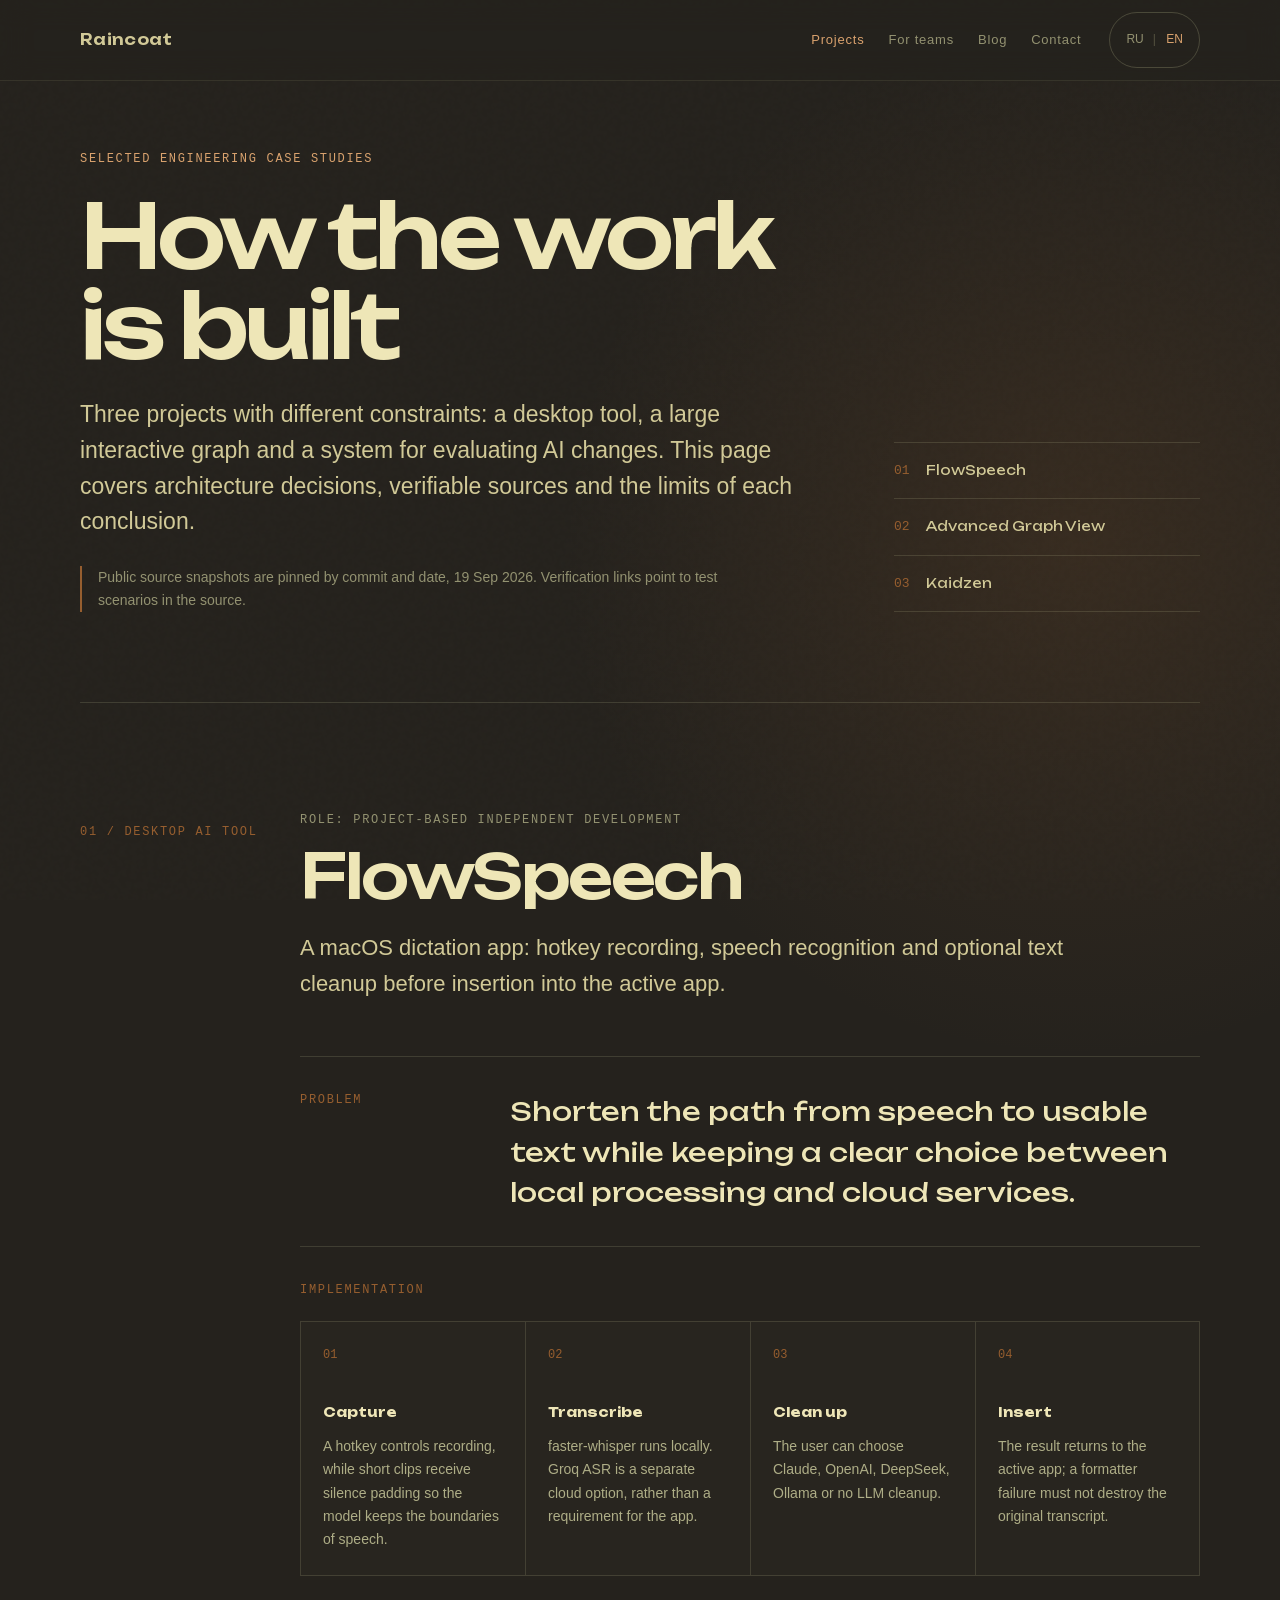
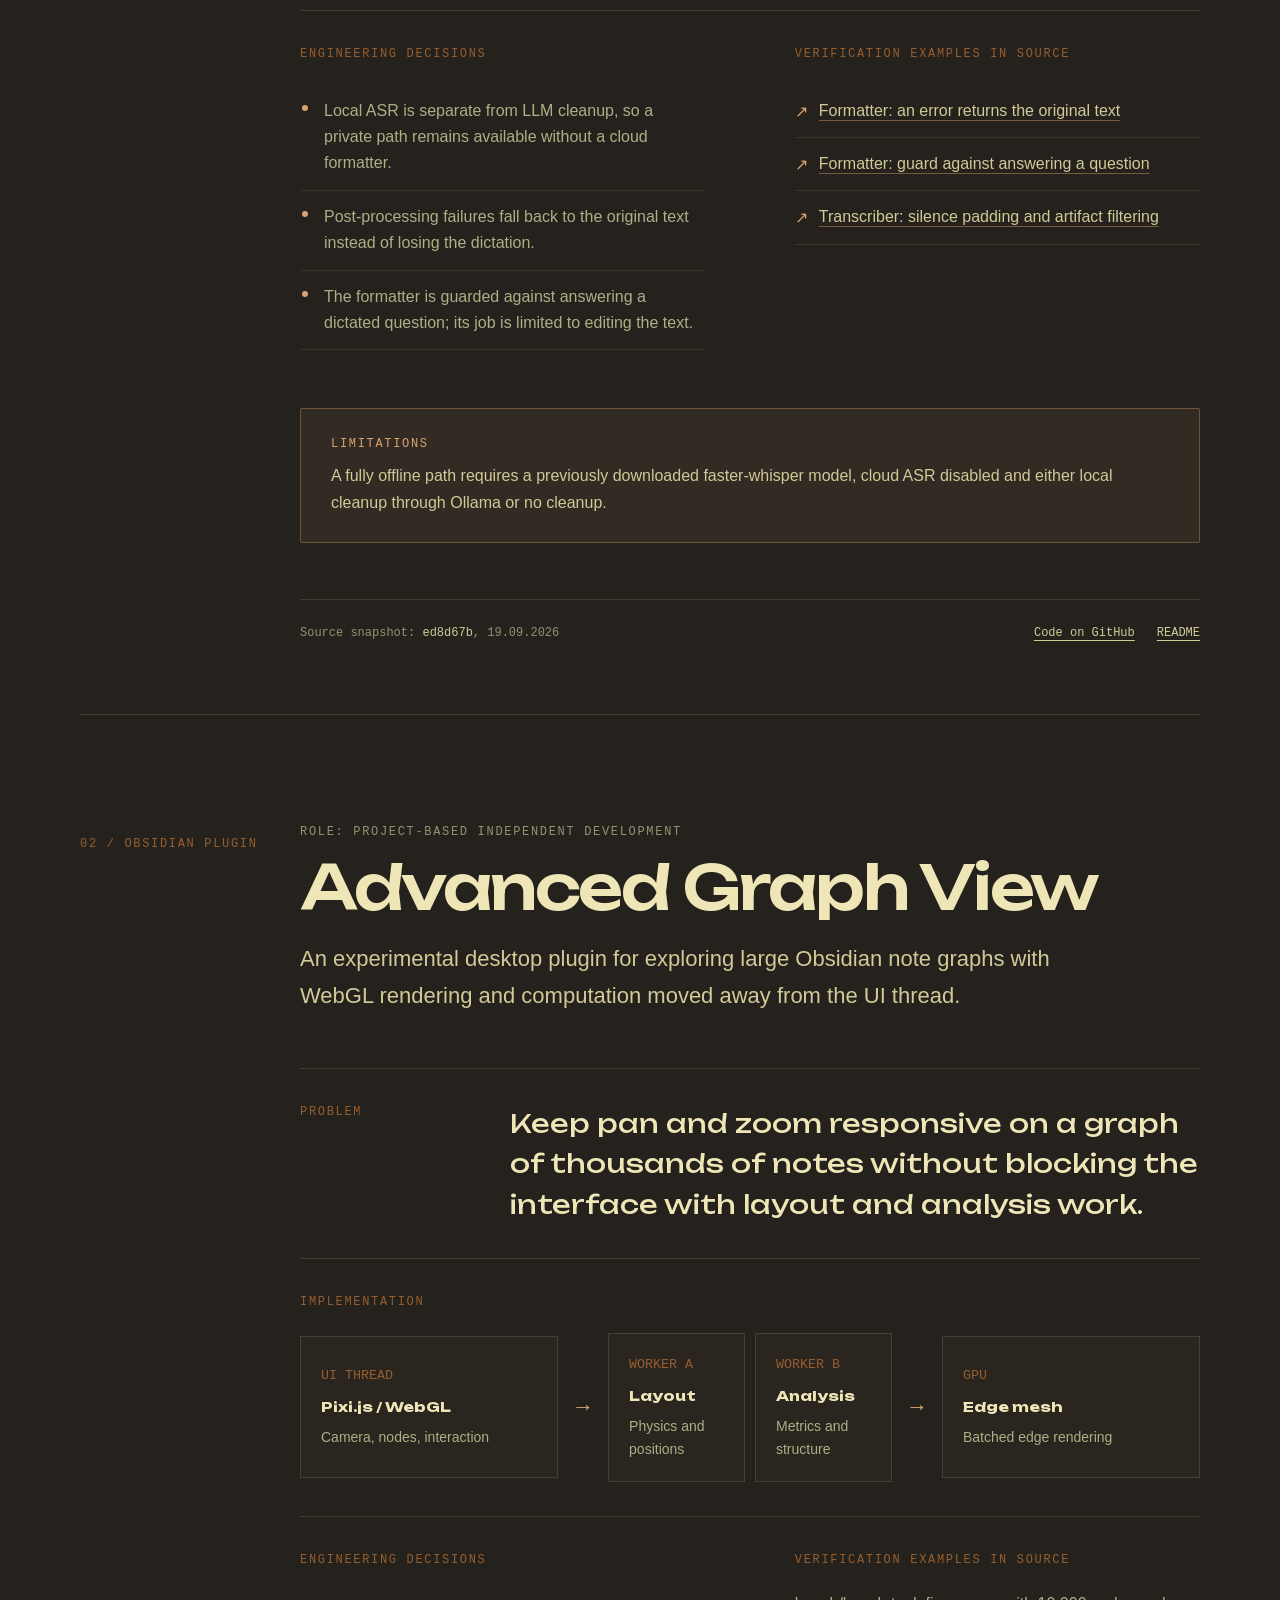
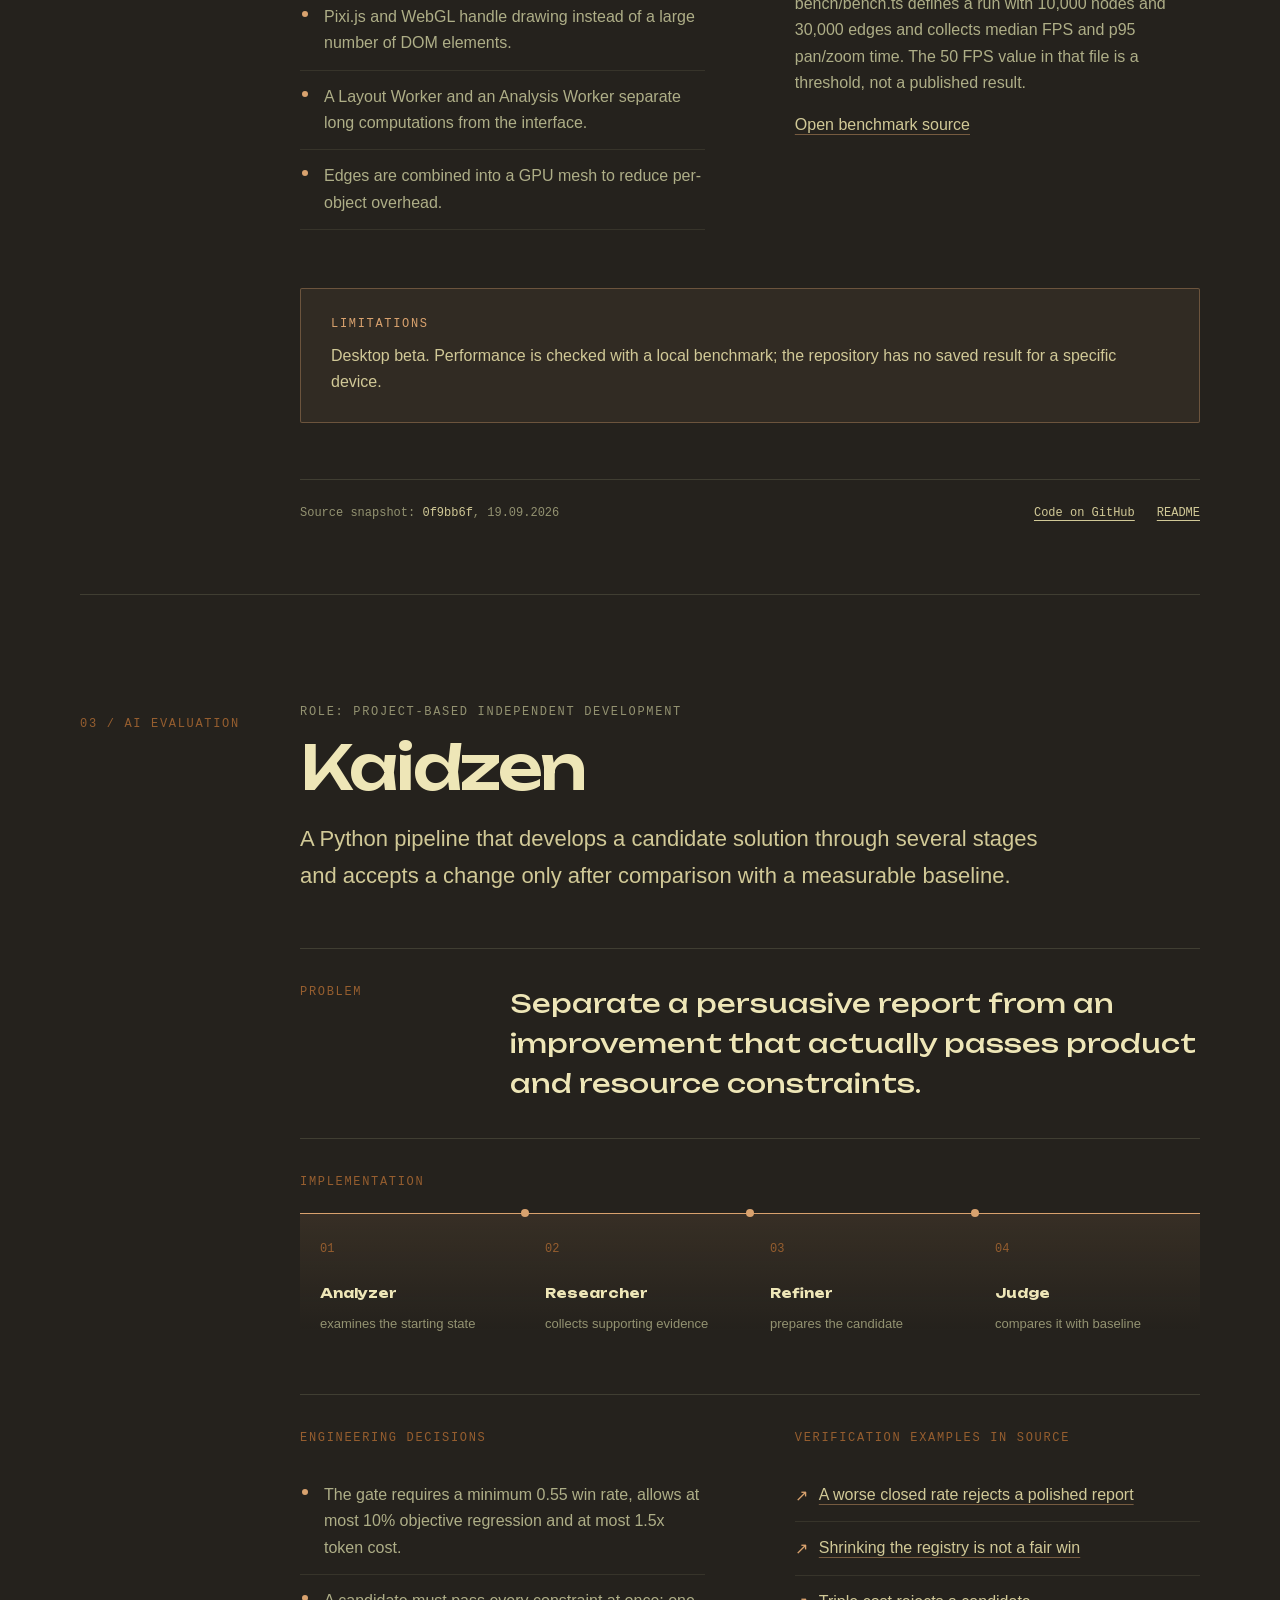
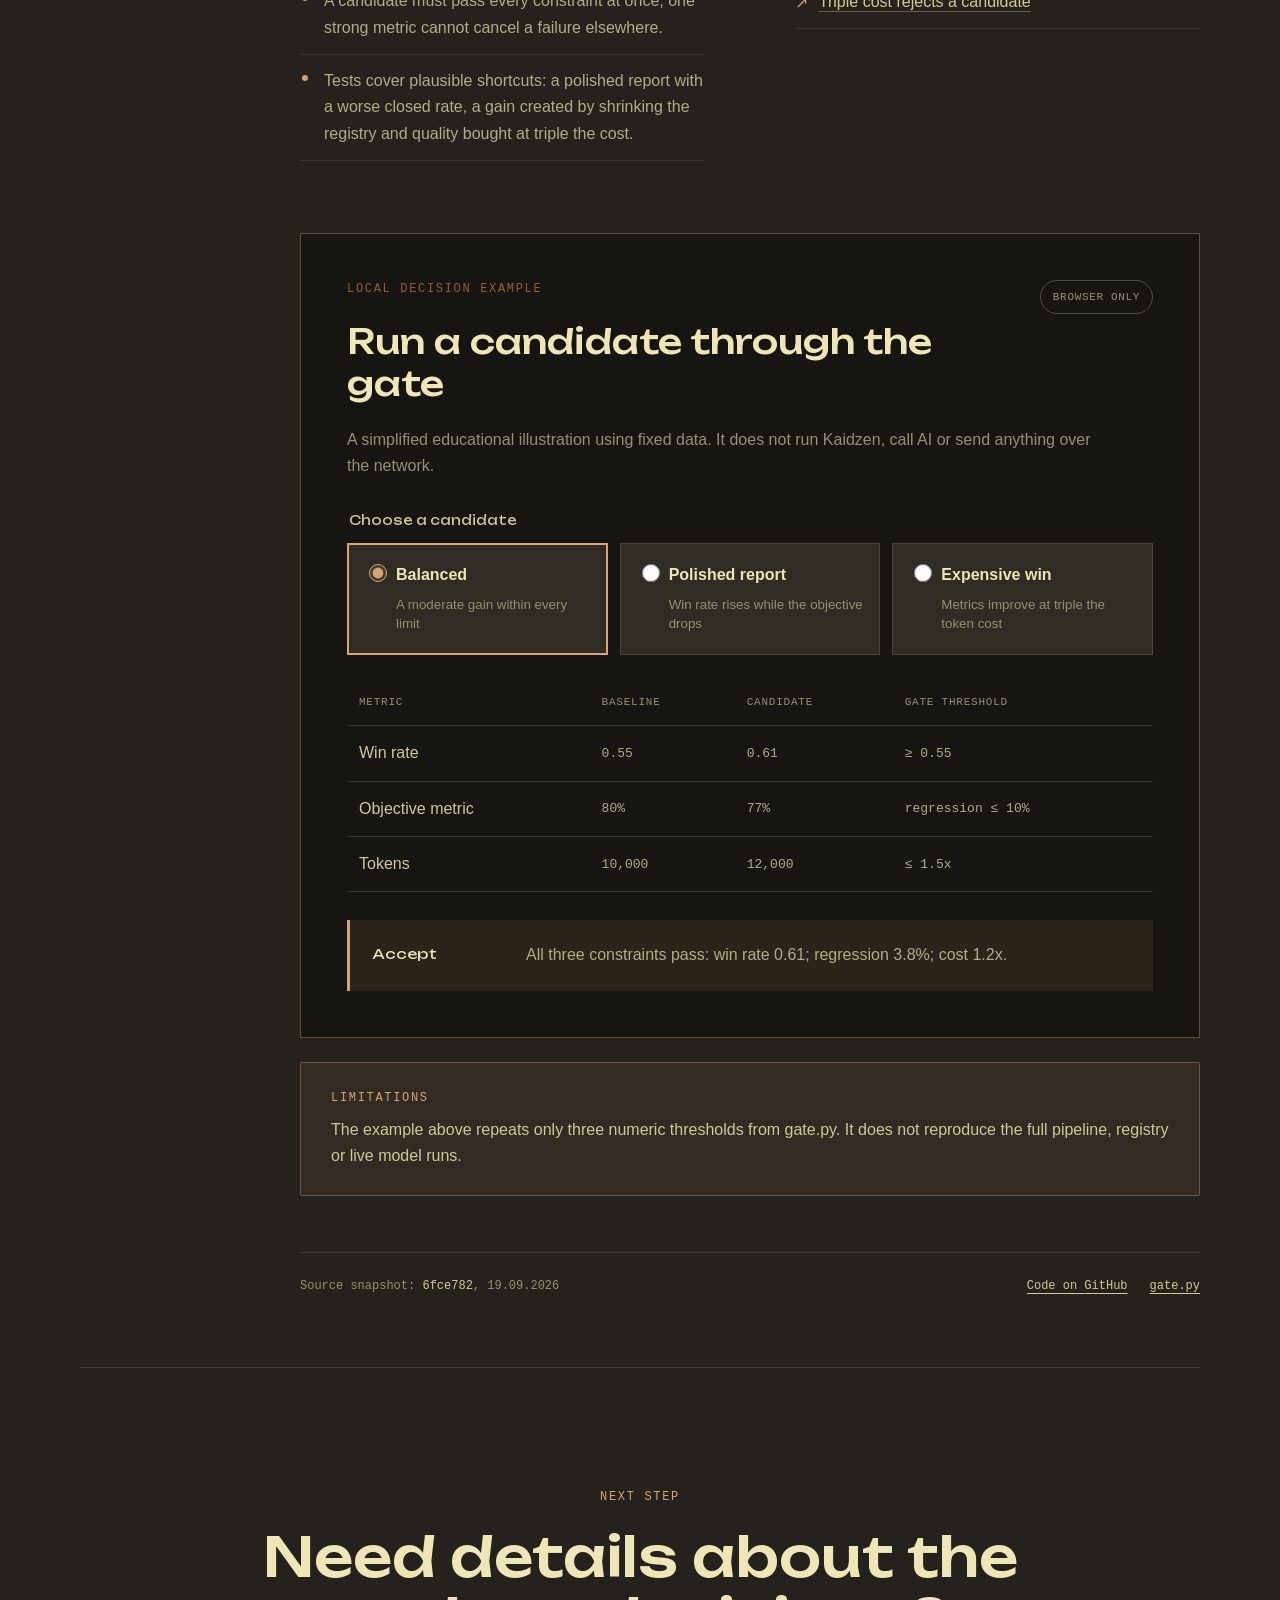
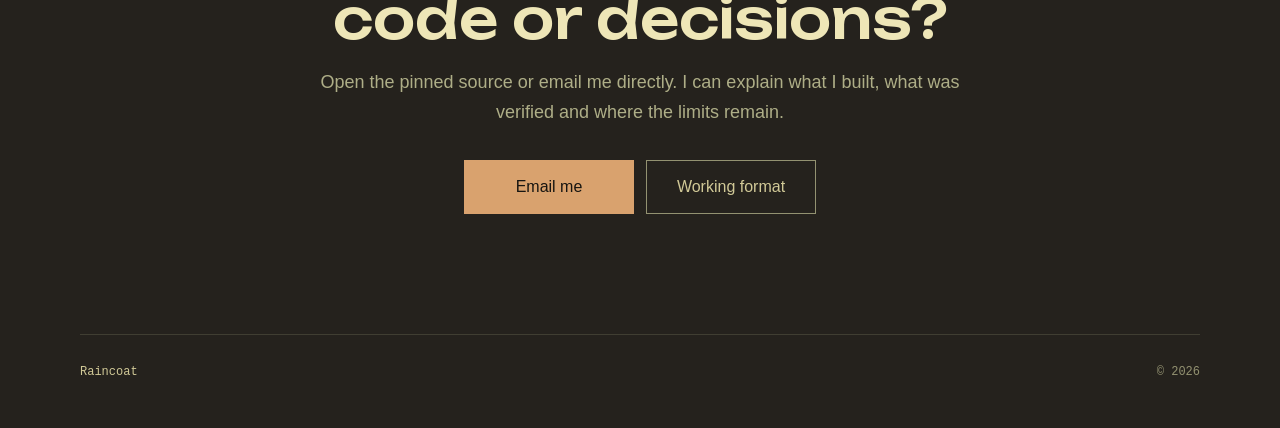
<file: case-studies.html>
<!DOCTYPE html>
<html lang="ru">
<head>
<meta charset="UTF-8">
<meta name="viewport" content="width=device-width, initial-scale=1.0">
<title data-case-i18n="meta.title">Инженерные кейсы - Raincoat</title>
<meta name="description" data-case-i18n="meta.description" data-case-i18n-attr="content" content="Три инженерных кейса: FlowSpeech, Advanced Graph View и Kaidzen. Задачи, решения, проверки, исходники и ограничения.">
<meta property="og:title" content="Инженерные кейсы - Raincoat">
<meta property="og:description" content="FlowSpeech, Advanced Graph View и Kaidzen: задачи, решения, проверки и исходники.">
<meta property="og:type" content="website">
<meta property="og:image" content="https://raincoat.cc/assets/og.png">
<meta property="og:url" content="https://raincoat.cc/case-studies.html">
<meta name="twitter:card" content="summary_large_image">
<link rel="icon" href="data:image/svg+xml,%3Csvg xmlns='http://www.w3.org/2000/svg' viewBox='0 0 100 100'%3E%3Ccircle cx='50' cy='50' r='47' fill='%2325221D'/%3E%3Cpath d='M50 20c-17 0-29 13-29 25h58c0-12-12-25-29-25z' fill='%23D9A26E'/%3E%3Cpath d='M50 45v25a8 8 0 0 1-16 0' stroke='%23D9A26E' stroke-width='6' fill='none' stroke-linecap='round'/%3E%3C/svg%3E">
<link rel="stylesheet" href="assets/cases.css?v=1">
<link rel="stylesheet" href="assets/site.css?v=1">
</head>
<body>

<nav class="site-nav" aria-label="Основная навигация" data-case-i18n="nav.aria" data-case-i18n-attr="aria-label">
  <a class="brand" href="index.html">Raincoat</a>
  <div class="nav-links" id="case-nav-links">
    <a href="index.html#products" aria-current="page" data-case-i18n="nav.cases">Проекты</a>
    <a href="team.html" data-case-i18n="nav.team">Для команд</a>
    <a href="blog.html" data-case-i18n="nav.blog">Блог</a>
    <a href="index.html#contacts" data-case-i18n="nav.contacts">Контакты</a>
  </div>
  <div class="lang-switch" role="group" aria-label="Language / Язык">
    <button type="button" data-lang="ru">RU</button>
    <span class="sep" aria-hidden="true">|</span>
    <button type="button" data-lang="en">EN</button>
  </div>
</nav>

<main>
  <header class="cases-hero">
    <div class="hero-copy">
      <p class="eyebrow" data-case-i18n="hero.eyebrow">Избранные инженерные кейсы</p>
      <h1 data-case-i18n="hero.title">Как устроена работа внутри</h1>
      <p class="hero-lede" data-case-i18n="hero.lede">Три проекта с разными задачами: desktop-инструмент, большой интерактивный граф и система оценки AI-изменений. Здесь есть архитектурные решения, проверяемые источники и границы выводов.</p>
      <p class="source-note" data-case-i18n="hero.source">Срезы публичного кода зафиксированы коммитами и датой 19.09.2026. Ссылки на проверки ведут к тестовым сценариям в исходниках.</p>
    </div>
    <nav class="case-jumps" aria-label="Кейсы" data-case-i18n="jumps.aria" data-case-i18n-attr="aria-label">
      <a href="#flowspeech"><span>01</span> FlowSpeech</a>
      <a href="#graph"><span>02</span> Advanced Graph View</a>
      <a href="#kaidzen"><span>03</span> Kaidzen</a>
    </nav>
  </header>

  <article class="case-study" id="flowspeech" aria-labelledby="flowspeech-title">
    <header class="case-header">
      <p class="case-number">01 / Desktop AI tool</p>
      <div>
        <p class="case-role" data-case-i18n="shared.role">Роль: проектная самостоятельная разработка</p>
        <h2 id="flowspeech-title">FlowSpeech</h2>
        <p class="case-intro" data-case-i18n="flow.intro">macOS-приложение для диктовки: запись по горячей клавише, распознавание речи и опциональная очистка текста перед вставкой в активное приложение.</p>
      </div>
    </header>

    <div class="case-body">
      <section class="case-block task-block">
        <p class="block-label" data-case-i18n="shared.task">Задача</p>
        <p data-case-i18n="flow.task">Сократить путь от речи до пригодного текста и при этом оставить пользователю выбор между локальной обработкой и облачными сервисами.</p>
      </section>

      <section class="case-block">
        <p class="block-label" data-case-i18n="shared.implementation">Реализация</p>
        <ol class="flow-pipeline" aria-label="Пайплайн FlowSpeech" data-case-i18n="flow.pipelineAria" data-case-i18n-attr="aria-label">
          <li><span>01</span><strong data-case-i18n="flow.step1h">Захват</strong><p data-case-i18n="flow.step1p">Горячая клавиша управляет записью, а короткие фрагменты получают тишину по краям, чтобы модель не теряла границы речи.</p></li>
          <li><span>02</span><strong data-case-i18n="flow.step2h">Распознавание</strong><p data-case-i18n="flow.step2p">faster-whisper работает локально. Groq ASR доступен как отдельный облачный вариант, а не как условие работы приложения.</p></li>
          <li><span>03</span><strong data-case-i18n="flow.step3h">Очистка</strong><p data-case-i18n="flow.step3p">Пользователь выбирает Claude, OpenAI, DeepSeek, Ollama или режим без LLM-очистки.</p></li>
          <li><span>04</span><strong data-case-i18n="flow.step4h">Вставка</strong><p data-case-i18n="flow.step4p">Результат возвращается в активное приложение; сбой форматтера не должен уничтожить исходный транскрипт.</p></li>
        </ol>
      </section>

      <section class="case-block split-block">
        <div>
          <p class="block-label" data-case-i18n="shared.decisions">Инженерные решения</p>
          <ul class="decision-list">
            <li data-case-i18n="flow.decision1">Локальное ASR отделено от LLM-очистки: приватный путь остаётся доступным без облачного форматтера.</li>
            <li data-case-i18n="flow.decision2">Ошибки постобработки деградируют к исходному тексту вместо потери диктовки.</li>
            <li data-case-i18n="flow.decision3">Форматтеру запрещено отвечать на продиктованный вопрос: его задача только редактировать текст.</li>
          </ul>
        </div>
        <div>
          <p class="block-label" data-case-i18n="shared.verification">Примеры проверки в исходнике</p>
          <ul class="evidence-list">
            <li><a href="https://github.com/n23eos/flowspeech/blob/ed8d67b475ee22b7b323b9acfe390cdf688072bd/tests/test_formatter.py" target="_blank" rel="noopener" data-case-i18n="flow.verify1">Formatter: ошибка возвращает исходный текст</a></li>
            <li><a href="https://github.com/n23eos/flowspeech/blob/ed8d67b475ee22b7b323b9acfe390cdf688072bd/tests/test_formatter.py" target="_blank" rel="noopener" data-case-i18n="flow.verify2">Formatter: защита от ответа на вопрос</a></li>
            <li><a href="https://github.com/n23eos/flowspeech/blob/ed8d67b475ee22b7b323b9acfe390cdf688072bd/tests/test_transcriber.py" target="_blank" rel="noopener" data-case-i18n="flow.verify3">Transcriber: padding тишины и фильтрация артефактов</a></li>
          </ul>
        </div>
      </section>

      <aside class="limits">
        <p class="block-label" data-case-i18n="shared.limitations">Ограничения</p>
        <p data-case-i18n="flow.limits">Полностью офлайн-режим требует заранее загруженную модель faster-whisper, отключённый cloud ASR и локальную очистку через Ollama либо режим без очистки.</p>
      </aside>
    </div>

    <footer class="case-source">
      <p><span data-case-i18n="shared.snapshot">Срез источника</span>: <code>ed8d67b</code>, 19.09.2026</p>
      <div><a href="https://github.com/n23eos/flowspeech/tree/ed8d67b475ee22b7b323b9acfe390cdf688072bd" target="_blank" rel="noopener" data-case-i18n="shared.code">Код на GitHub</a><a href="https://github.com/n23eos/flowspeech/blob/ed8d67b475ee22b7b323b9acfe390cdf688072bd/README.md" target="_blank" rel="noopener">README</a></div>
    </footer>
  </article>

  <article class="case-study" id="graph" aria-labelledby="graph-title">
    <header class="case-header">
      <p class="case-number">02 / Obsidian plugin</p>
      <div>
        <p class="case-role" data-case-i18n="shared.role">Роль: проектная самостоятельная разработка</p>
        <h2 id="graph-title">Advanced Graph View</h2>
        <p class="case-intro" data-case-i18n="graph.intro">Экспериментальный desktop-плагин для исследования больших графов заметок в Obsidian с WebGL-рендером и вынесенными из UI-потока вычислениями.</p>
      </div>
    </header>

    <div class="case-body">
      <section class="case-block task-block">
        <p class="block-label" data-case-i18n="shared.task">Задача</p>
        <p data-case-i18n="graph.task">Сохранить отзывчивые pan и zoom на графе из тысяч заметок, не блокируя интерфейс раскладкой и аналитикой.</p>
      </section>

      <section class="case-block">
        <p class="block-label" data-case-i18n="shared.implementation">Реализация</p>
        <div class="architecture-map" role="img" aria-label="Архитектура Advanced Graph View" data-case-i18n="graph.archAria" data-case-i18n-attr="aria-label">
          <div class="arch-node"><small>UI thread</small><strong>Pixi.js / WebGL</strong><span data-case-i18n="graph.arch1">Камера, узлы, взаимодействие</span></div>
          <span class="arch-arrow" aria-hidden="true">&rarr;</span>
          <div class="arch-workers">
            <div class="arch-node"><small>Worker A</small><strong>Layout</strong><span data-case-i18n="graph.arch2">Физика и позиции</span></div>
            <div class="arch-node"><small>Worker B</small><strong>Analysis</strong><span data-case-i18n="graph.arch3">Метрики и структура</span></div>
          </div>
          <span class="arch-arrow" aria-hidden="true">&rarr;</span>
          <div class="arch-node"><small>GPU</small><strong>Edge mesh</strong><span data-case-i18n="graph.arch4">Пакетный рендер связей</span></div>
        </div>
      </section>

      <section class="case-block split-block">
        <div>
          <p class="block-label" data-case-i18n="shared.decisions">Инженерные решения</p>
          <ul class="decision-list">
            <li data-case-i18n="graph.decision1">Pixi.js и WebGL берут на себя отрисовку вместо большого числа DOM-элементов.</li>
            <li data-case-i18n="graph.decision2">Layout Worker и Analysis Worker разделяют длительные вычисления и интерфейс.</li>
            <li data-case-i18n="graph.decision3">Связи собираются в GPU edge mesh, чтобы уменьшить накладные расходы на отдельные объекты.</li>
          </ul>
        </div>
        <div>
          <p class="block-label" data-case-i18n="shared.verification">Проверяемый сценарий</p>
          <p data-case-i18n="graph.verify">bench/bench.ts описывает прогон на 10 000 узлов и 30 000 рёбер, собирает median FPS и p95 времени pan/zoom. Значение 50 FPS в файле является порогом, а не опубликованным результатом.</p>
          <a class="text-link" href="https://github.com/n23eos/advanced_graph_view/blob/0f9bb6ff8bb3e778598ab1226fd8262413f6c0cf/bench/bench.ts" target="_blank" rel="noopener" data-case-i18n="graph.benchLink">Открыть benchmark source</a>
        </div>
      </section>

      <aside class="limits">
        <p class="block-label" data-case-i18n="shared.limitations">Ограничения</p>
        <p data-case-i18n="graph.limits">Desktop beta. Производительность проверяется локальным benchmark; сохранённого результата для конкретного устройства в репозитории нет.</p>
      </aside>
    </div>

    <footer class="case-source">
      <p><span data-case-i18n="shared.snapshot">Срез источника</span>: <code>0f9bb6f</code>, 19.09.2026</p>
      <div><a href="https://github.com/n23eos/advanced_graph_view/tree/0f9bb6ff8bb3e778598ab1226fd8262413f6c0cf" target="_blank" rel="noopener" data-case-i18n="shared.code">Код на GitHub</a><a href="https://github.com/n23eos/advanced_graph_view/blob/0f9bb6ff8bb3e778598ab1226fd8262413f6c0cf/README.md" target="_blank" rel="noopener">README</a></div>
    </footer>
  </article>

  <article class="case-study" id="kaidzen" aria-labelledby="kaidzen-title">
    <header class="case-header">
      <p class="case-number">03 / AI evaluation</p>
      <div>
        <p class="case-role" data-case-i18n="shared.role">Роль: проектная самостоятельная разработка</p>
        <h2 id="kaidzen-title">Kaidzen</h2>
        <p class="case-intro" data-case-i18n="kaidzen.intro">Python-пайплайн, который развивает кандидатное решение по стадиям и пропускает изменение только после сравнения с измеримой базой.</p>
      </div>
    </header>

    <div class="case-body">
      <section class="case-block task-block">
        <p class="block-label" data-case-i18n="shared.task">Задача</p>
        <p data-case-i18n="kaidzen.task">Отделить убедительный отчёт от улучшения, которое действительно проходит набор продуктовых и ресурсных ограничений.</p>
      </section>

      <section class="case-block">
        <p class="block-label" data-case-i18n="shared.implementation">Реализация</p>
        <ol class="stage-row">
          <li><span>01</span><strong>Analyzer</strong><small data-case-i18n="kaidzen.stage1">разбирает исходное состояние</small></li>
          <li><span>02</span><strong>Researcher</strong><small data-case-i18n="kaidzen.stage2">собирает основания</small></li>
          <li><span>03</span><strong>Refiner</strong><small data-case-i18n="kaidzen.stage3">готовит кандидата</small></li>
          <li><span>04</span><strong>Judge</strong><small data-case-i18n="kaidzen.stage4">сравнивает с базой</small></li>
        </ol>
      </section>

      <section class="case-block split-block">
        <div>
          <p class="block-label" data-case-i18n="shared.decisions">Инженерные решения</p>
          <ul class="decision-list">
            <li data-case-i18n="kaidzen.decision1">Gate задаёт минимальный win rate 0,55, допускает не более 10% регрессии целевой метрики и не более 1,5x токенов.</li>
            <li data-case-i18n="kaidzen.decision2">Кандидат должен пройти все ограничения одновременно: сильная одна метрика не перекрывает провал другой.</li>
            <li data-case-i18n="kaidzen.decision3">Тесты покрывают правдоподобные обходы: красивый отчёт с худшим closed rate, выигрыш за счёт уменьшения registry и качество, купленное тройной стоимостью.</li>
          </ul>
        </div>
        <div>
          <p class="block-label" data-case-i18n="shared.verification">Примеры проверки в исходнике</p>
          <ul class="evidence-list">
            <li><a href="https://github.com/n23eos/kaidzen/blob/6fce78232662910ff4141409cdac5f03a322c280/tests/test_gate.py" target="_blank" rel="noopener" data-case-i18n="kaidzen.verify1">Худший closed rate отклоняет красивый отчёт</a></li>
            <li><a href="https://github.com/n23eos/kaidzen/blob/6fce78232662910ff4141409cdac5f03a322c280/tests/test_gate.py" target="_blank" rel="noopener" data-case-i18n="kaidzen.verify2">Сужение registry не считается честным выигрышем</a></li>
            <li><a href="https://github.com/n23eos/kaidzen/blob/6fce78232662910ff4141409cdac5f03a322c280/tests/test_gate.py" target="_blank" rel="noopener" data-case-i18n="kaidzen.verify3">Тройная стоимость отклоняет кандидата</a></li>
          </ul>
        </div>
      </section>

      <section class="gate-demo" id="gate-demo" aria-labelledby="gate-demo-title">
        <div class="demo-heading">
          <div>
            <p class="block-label" data-case-i18n="demo.label">Локальный пример решения</p>
            <h3 id="gate-demo-title" data-case-i18n="demo.title">Пропустить кандидата через gate</h3>
          </div>
          <span class="local-badge" data-case-i18n="demo.badge">Только в браузере</span>
        </div>
        <p class="demo-note" data-case-i18n="demo.note">Упрощённая учебная иллюстрация на фиксированных данных. Она не запускает Kaidzen, не вызывает AI и ничего не отправляет в сеть.</p>

        <form id="gate-demo-form">
          <fieldset class="preset-list">
            <legend data-case-i18n="demo.legend">Выберите кандидата</legend>
            <label><input type="radio" name="candidate" value="balanced" checked><span><strong data-case-i18n="demo.balancedH">Сбалансированный</strong><small data-case-i18n="demo.balancedP">Умеренный выигрыш без выхода за лимиты</small></span></label>
            <label><input type="radio" name="candidate" value="regressed"><span><strong data-case-i18n="demo.regressedH">Красивый отчёт</strong><small data-case-i18n="demo.regressedP">Win rate вырос, целевая метрика просела</small></span></label>
            <label><input type="radio" name="candidate" value="expensive"><span><strong data-case-i18n="demo.expensiveH">Дорогой выигрыш</strong><small data-case-i18n="demo.expensiveP">Метрики выросли ценой тройных токенов</small></span></label>
          </fieldset>
        </form>

        <div class="metrics-wrap" role="region" tabindex="0" aria-label="Таблица сравнения метрик; прокручивается по горизонтали" data-case-i18n="demo.tableAria" data-case-i18n-attr="aria-label">
          <table>
            <thead><tr><th scope="col" data-case-i18n="demo.metric">Метрика</th><th scope="col" data-case-i18n="demo.baseline">База</th><th scope="col" data-case-i18n="demo.candidate">Кандидат</th><th scope="col" data-case-i18n="demo.threshold">Порог gate</th></tr></thead>
            <tbody>
              <tr><th scope="row" data-case-i18n="demo.winRate">Win rate</th><td id="baseline-win">0,55</td><td id="candidate-win">0,61</td><td data-case-i18n="demo.winThreshold">&ge; 0,55</td></tr>
              <tr><th scope="row" data-case-i18n="demo.objective">Целевая метрика</th><td id="baseline-objective">80%</td><td id="candidate-objective">77%</td><td id="regression-threshold" data-case-i18n="demo.regressionThreshold">регрессия &le; 10%</td></tr>
              <tr><th scope="row" data-case-i18n="demo.tokens">Токены</th><td id="baseline-tokens">10 000</td><td id="candidate-tokens">12 000</td><td data-case-i18n="demo.costThreshold">&le; 1,5x</td></tr>
            </tbody>
          </table>
        </div>

        <div class="gate-result accepted" id="gate-result" aria-live="polite" aria-atomic="true">
          <p class="result-status" id="gate-status">Принять</p>
          <p id="gate-explanation">Все три ограничения соблюдены: win rate 0,61; регрессия 3,8%; стоимость 1,2x.</p>
        </div>
      </section>

      <aside class="limits">
        <p class="block-label" data-case-i18n="shared.limitations">Ограничения</p>
        <p data-case-i18n="kaidzen.limits">Интерактив выше повторяет только три числовых порога из gate.py и не воспроизводит полный пайплайн, registry или реальные запуски моделей.</p>
      </aside>
    </div>

    <footer class="case-source">
      <p><span data-case-i18n="shared.snapshot">Срез источника</span>: <code>6fce782</code>, 19.09.2026</p>
      <div><a href="https://github.com/n23eos/kaidzen/tree/6fce78232662910ff4141409cdac5f03a322c280" target="_blank" rel="noopener" data-case-i18n="shared.code">Код на GitHub</a><a href="https://github.com/n23eos/kaidzen/blob/6fce78232662910ff4141409cdac5f03a322c280/kaidzen/gate.py" target="_blank" rel="noopener">gate.py</a></div>
    </footer>
  </article>

  <section class="cases-cta">
    <p class="eyebrow" data-case-i18n="cta.eyebrow">Следующий шаг</p>
    <h2 data-case-i18n="cta.title">Нужны детали по коду или решениям?</h2>
    <p data-case-i18n="cta.text">Можно открыть зафиксированные исходники или написать напрямую. Я отвечу, что делал сам, что проверено и где остаются ограничения.</p>
    <div class="cta-row"><a class="button primary" href="mailto:mns.nicholas@gmail.com" data-case-i18n="cta.email">Написать по email</a><a class="button" href="team.html" data-case-i18n="cta.team">Формат работы</a></div>
  </section>
</main>

<footer class="page-footer"><a href="index.html">Raincoat</a><span>&copy; 2026</span></footer>

<script src="i18n.js?v=4"></script>
<script src="assets/site.js?v=1"></script>
<script src="assets/cases.js?v=1"></script>
</body>
</html>
</file>
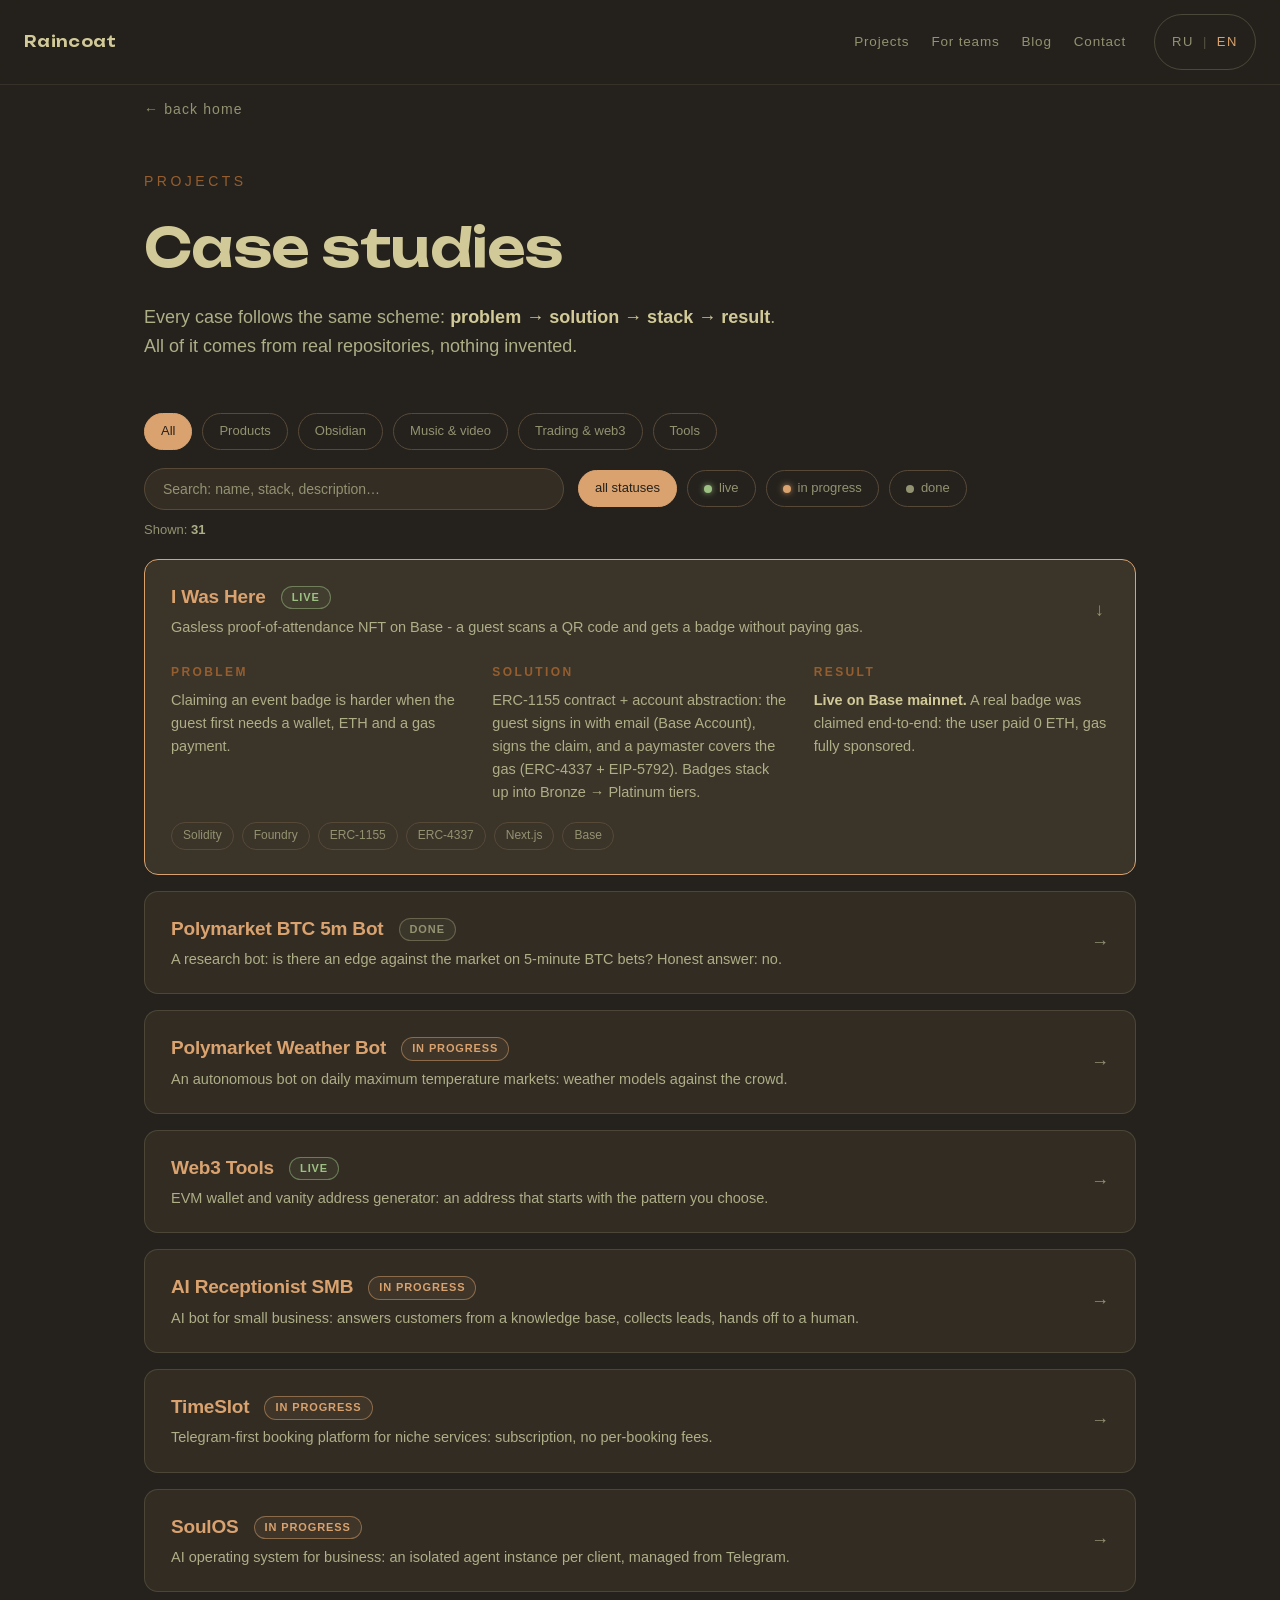
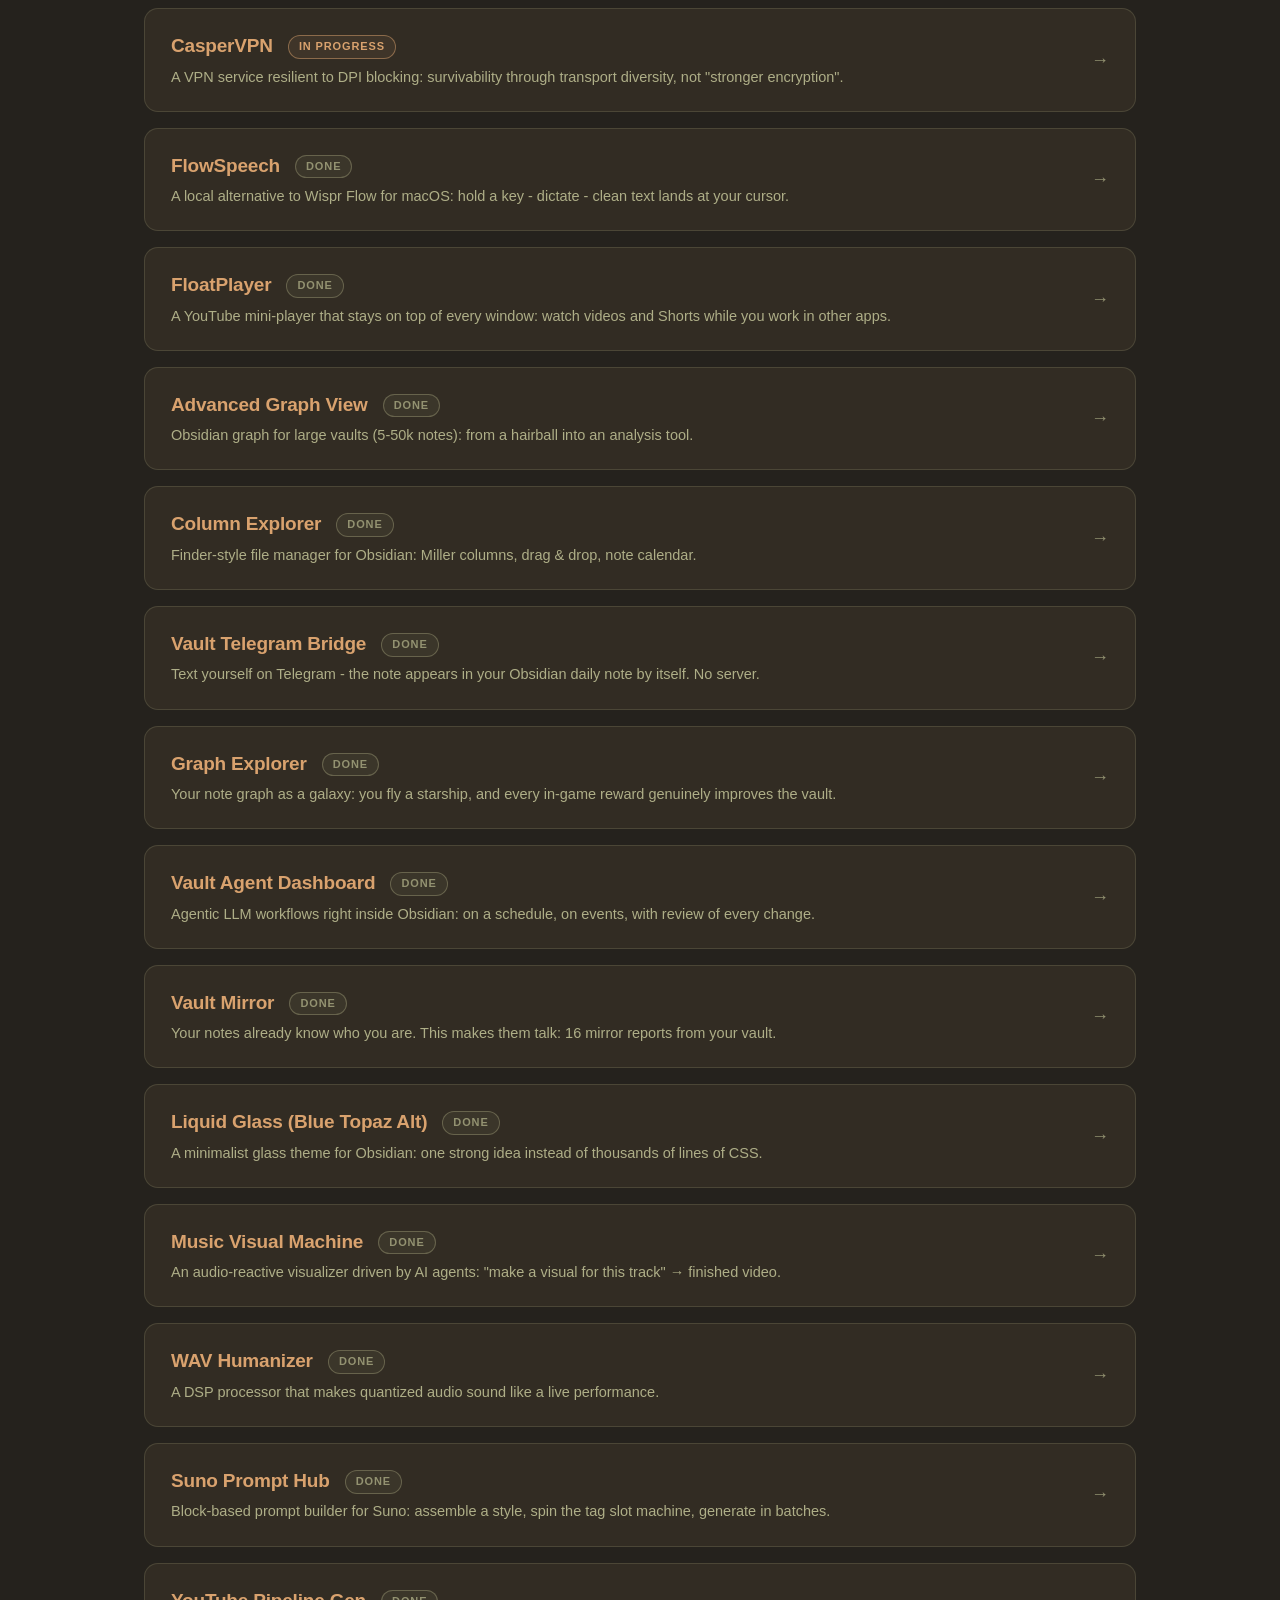
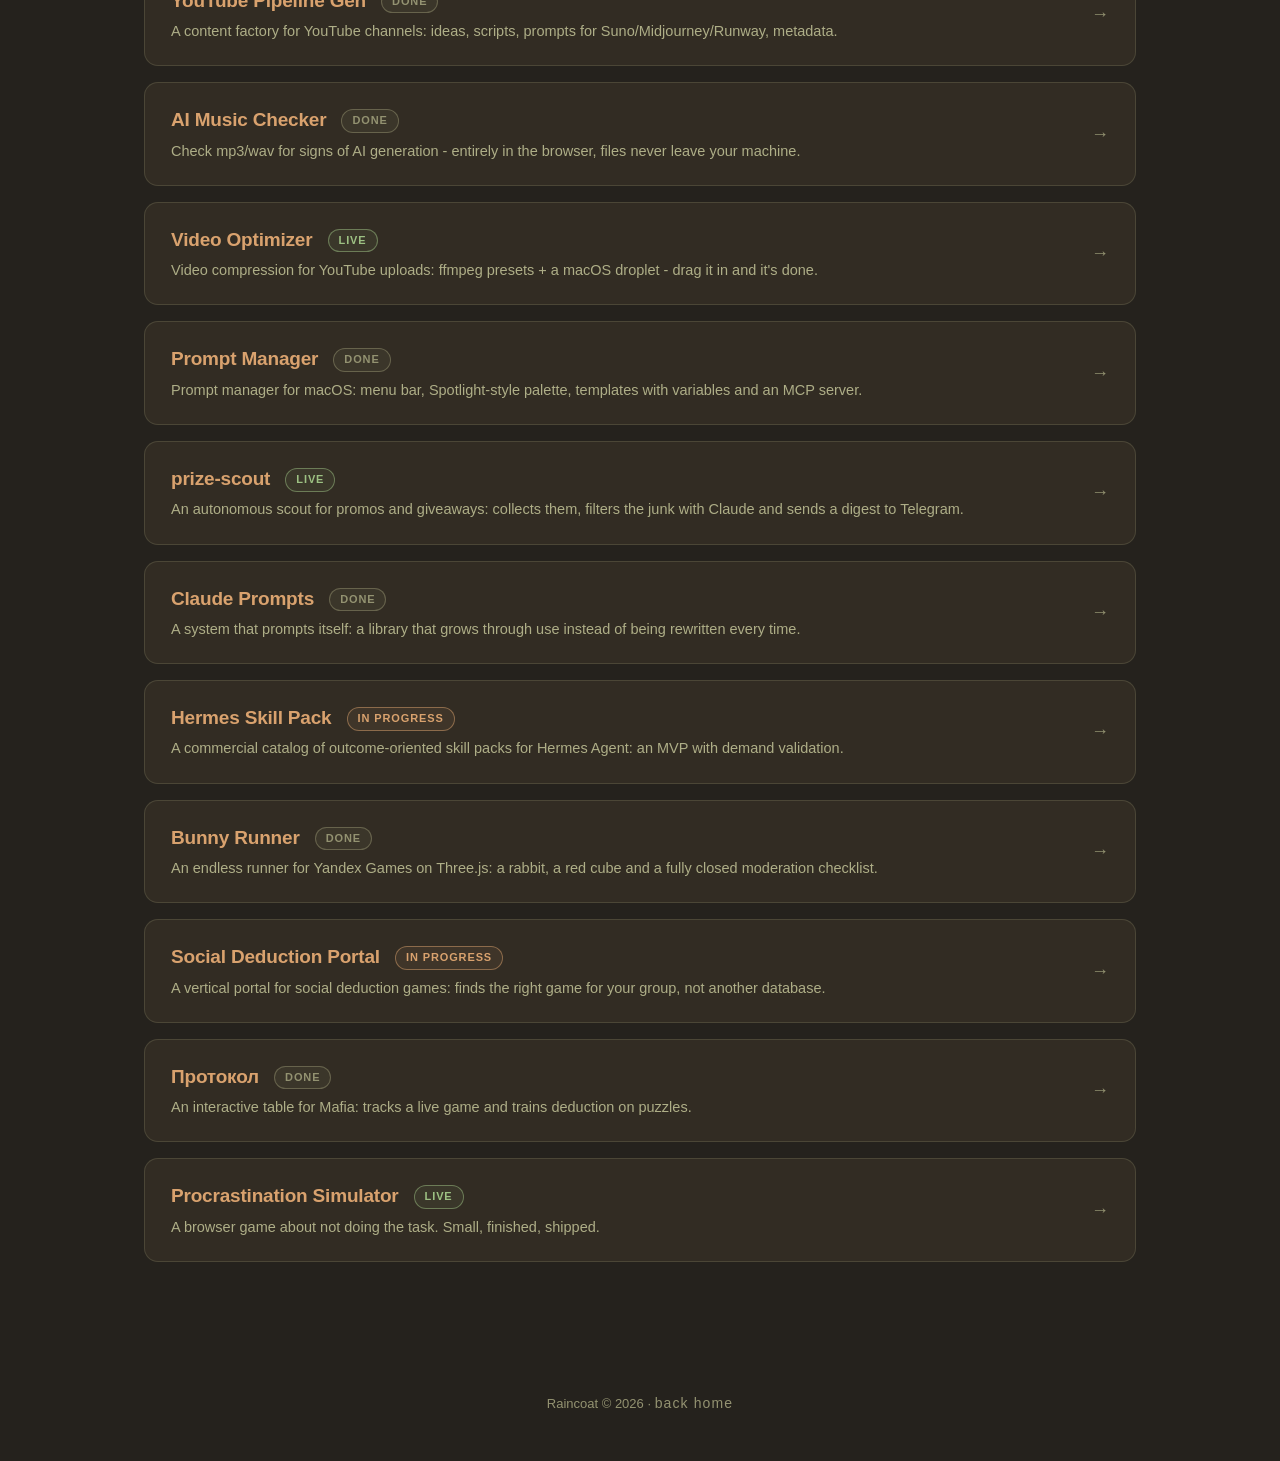
<file: projects.html>
<!DOCTYPE html>
<html lang="ru">
<head>
<meta charset="UTF-8">
<meta name="viewport" content="width=device-width, initial-scale=1.0">
<title data-i18n="projects.meta.title">Проекты — Raincoat</title>
<meta name="description" data-i18n="projects.meta.desc" data-i18n-attr="content" content="Кейсы Raincoat: проблема → решение → стек → результат. Продукты, плагины Obsidian, музыка и видео, трейдинг и web3.">
<meta property="og:title" content="Raincoat — Projects">
<meta property="og:type" content="website">
<meta property="og:image" content="assets/poster.jpg">
<meta name="twitter:card" content="summary_large_image">
<link rel="icon" href="data:image/svg+xml,%3Csvg xmlns='http://www.w3.org/2000/svg' viewBox='0 0 100 100'%3E%3Ccircle cx='50' cy='50' r='47' fill='%2325221D'/%3E%3Cpath d='M50 20c-17 0-29 13-29 25h58c0-12-12-25-29-25z' fill='%23D9A26E'/%3E%3Cpath d='M50 45v25a8 8 0 0 1-16 0' stroke='%23D9A26E' stroke-width='6' fill='none' stroke-linecap='round'/%3E%3C/svg%3E">
<style>
@font-face{
  font-family:'Unbounded';
  font-style:normal;
  font-weight:200 900;
  font-display:swap;
  src:url(assets/fonts/unbounded-latin.woff2) format('woff2');
  unicode-range:U+0000-00FF,U+0131,U+0152-0153,U+02BB-02BC,U+02C6,U+02DA,U+02DC,U+2000-206F,U+20AC,U+2122,U+2212,U+FEFF,U+FFFD;
}
@font-face{
  font-family:'Unbounded';
  font-style:normal;
  font-weight:200 900;
  font-display:swap;
  src:url(assets/fonts/unbounded-cyrillic.woff2) format('woff2');
  unicode-range:U+0301,U+0400-045F,U+0490-0491,U+04B0-04B1,U+2116;
}
:root{
  --charcoal:#25221D;
  --wood:#574938;
  --sage:#939271;
  --olive:#AEAE87;
  --cream:#D1C997;
  --amber:#D9A26E;
  --terracotta:#965E2F;
}
*{margin:0;padding:0;box-sizing:border-box}
html{scroll-behavior:smooth}
body{
  background:var(--charcoal);
  color:var(--cream);
  font-family:"Helvetica Neue",Helvetica,Arial,sans-serif;
  line-height:1.6;
  -webkit-font-smoothing:antialiased;
}
::selection{background:var(--terracotta);color:var(--cream)}

/* ---------- НАВИГАЦИЯ ---------- */
.site-nav{
  position:fixed;
  top:0;left:0;right:0;
  z-index:60;
  display:flex;
  align-items:center;
  gap:28px;
  padding:14px 24px;
  background:rgba(37,34,29,.55);
  border-bottom:1px solid rgba(147,146,113,.16);
  backdrop-filter:blur(12px);
  -webkit-backdrop-filter:blur(12px);
}
.brand{
  font-family:'Unbounded',"Helvetica Neue",sans-serif;
  font-weight:600;
  font-size:15px;
  letter-spacing:.02em;
  color:var(--cream);
  text-decoration:none;
  transition:color .3s;
}
.brand:hover{color:var(--amber)}
.nav-links{display:flex;gap:22px;margin-left:auto}
.nav-links a{color:var(--sage);text-decoration:none;font-size:13.5px;letter-spacing:.06em;transition:color .25s}
.nav-links a:hover{color:var(--amber)}
@media (max-width:720px){.nav-links{display:none}.site-nav{gap:0}.site-nav .lang-switch{margin-left:auto}}


/* ---------- ПЕРЕКЛЮЧАТЕЛЬ ЯЗЫКА ---------- */
.lang-switch{
  display:flex;
  align-items:center;
  gap:4px;
  padding:5px 12px;
  border:1px solid rgba(147,146,113,.35);
  border-radius:999px;
  font-size:13px;
  letter-spacing:.12em;
}
.lang-switch button{
  background:none;
  border:0;
  padding:2px 5px;
  font:inherit;
  letter-spacing:inherit;
  color:var(--sage);
  cursor:pointer;
  transition:color .25s;
}
.lang-switch button:hover{color:var(--cream)}
.lang-switch button.active{color:var(--amber)}
.lang-switch .sep{color:rgba(147,146,113,.45)}

.wrap{max-width:1040px;margin:0 auto;padding:0 24px}

/* ---------- HEADER ---------- */
header.page{padding:96px 0 0}
.back{
  display:inline-block;
  color:var(--sage);
  text-decoration:none;
  font-size:14px;
  letter-spacing:.08em;
  transition:color .3s;
}
.back:hover{color:var(--amber)}
.page-title{padding:48px 0 18px}
.section-label{
  color:var(--terracotta);
  font-size:14px;
  letter-spacing:.25em;
  text-transform:uppercase;
  margin-bottom:14px;
}
h1{
  font-family:'Unbounded',"Helvetica Neue",sans-serif;
  font-size:clamp(30px,4.6vw,52px);
  font-weight:600;
  letter-spacing:-.01em;
  color:var(--cream);
}
.lede{
  margin-top:14px;
  max-width:640px;
  color:var(--olive);
  font-size:clamp(15px,1.8vw,18px);
}
.lede b{color:var(--cream);font-weight:600}

/* ---------- FILTERS ---------- */
.filters{
  display:flex;
  flex-wrap:wrap;
  gap:10px;
  margin:34px 0 44px;
}
.filters button{
  font:inherit;
  font-size:13px;
  color:var(--sage);
  background:transparent;
  border:1px solid var(--wood);
  border-radius:999px;
  padding:7px 16px;
  cursor:pointer;
  transition:color .25s,border-color .25s,background .25s;
}
.filters button:hover{color:var(--amber);border-color:var(--amber)}
.filters button.active{
  color:var(--charcoal);
  background:var(--amber);
  border-color:var(--amber);
}

/* ---------- CASE CARDS ---------- */
.cases{display:flex;flex-direction:column;gap:16px;padding-bottom:90px}
details.case{
  background:rgba(87,73,56,.28);
  border:1px solid rgba(147,146,113,.25);
  border-radius:14px;
  overflow:hidden;
  transition:border-color .3s,background .3s;
}
details.case:hover{border-color:rgba(217,162,110,.55);background:rgba(87,73,56,.4)}
details.case[open]{border-color:var(--amber);background:rgba(87,73,56,.45)}
details.case.hide{display:none}
summary{
  list-style:none;
  cursor:pointer;
  padding:22px 26px;
  display:grid;
  grid-template-columns:1fr auto;
  gap:4px 18px;
  align-items:center;
}
summary::-webkit-details-marker{display:none}
summary .name{
  color:var(--amber);
  font-size:19px;
  font-weight:700;
  letter-spacing:-.01em;
}
summary .one{
  grid-column:1;
  color:var(--olive);
  font-size:14.5px;
}
summary .chev{
  grid-row:1 / span 2;
  grid-column:2;
  color:var(--sage);
  font-size:18px;
  transition:transform .3s;
}
details[open] summary .chev{transform:rotate(90deg)}
.case-body{
  padding:2px 26px 24px;
  display:grid;
  grid-template-columns:repeat(auto-fit,minmax(220px,1fr));
  gap:18px 26px;
}
.case-body .cell b{
  display:block;
  color:var(--terracotta);
  font-size:12px;
  letter-spacing:.2em;
  text-transform:uppercase;
  margin-bottom:6px;
}
.case-body .cell p{color:var(--olive);font-size:14.5px}
.case-body .cell p strong{color:var(--cream);font-weight:600}
.stack{
  grid-column:1 / -1;
  display:flex;
  flex-wrap:wrap;
  gap:8px;
}
.stack span{
  font-size:12px;
  color:var(--sage);
  border:1px solid var(--wood);
  border-radius:999px;
  padding:3px 11px;
}
.case-link{grid-column:1 / -1}
.case-link a{
  color:var(--amber);
  text-decoration:none;
  font-size:14px;
  border-bottom:1px solid rgba(217,162,110,.4);
  transition:border-color .3s;
}
.case-link a:hover{border-color:var(--amber)}

/* ---------- TOOLBAR: ПОИСК И СТАТУСЫ ---------- */
.toolbar{
  display:flex;
  flex-wrap:wrap;
  align-items:center;
  gap:14px;
  margin:-26px 0 10px;
}
.search{
  flex:1 1 260px;
  max-width:420px;
  font:inherit;
  font-size:14px;
  color:var(--cream);
  background:rgba(87,73,56,.28);
  border:1px solid var(--wood);
  border-radius:999px;
  padding:9px 18px;
  outline:none;
  transition:border-color .25s,background .25s;
}
.search::placeholder{color:var(--sage)}
.search:focus{border-color:var(--amber);background:rgba(87,73,56,.45)}
.status-chips{display:flex;flex-wrap:wrap;gap:10px}
.status-chips button{
  display:inline-flex;
  align-items:center;
  gap:7px;
  font:inherit;
  font-size:13px;
  color:var(--sage);
  background:transparent;
  border:1px solid var(--wood);
  border-radius:999px;
  padding:7px 16px;
  cursor:pointer;
  transition:color .25s,border-color .25s,background .25s;
}
.status-chips button:hover{color:var(--amber);border-color:var(--amber)}
.status-chips button.active{
  color:var(--charcoal);
  background:var(--amber);
  border-color:var(--amber);
}
.status-chips button.active .dot{box-shadow:none}
.dot{width:8px;height:8px;border-radius:50%;flex:none}
.d-live{background:#9DC183;box-shadow:0 0 6px rgba(157,193,131,.8)}
.d-wip{background:var(--amber);box-shadow:0 0 6px rgba(217,162,110,.8)}
.d-done{background:var(--sage)}
.count{color:var(--sage);font-size:13px;margin:0 0 18px}
.count b{color:var(--olive);font-weight:600}
.empty{
  display:none;
  color:var(--olive);
  font-size:15px;
  padding:36px 0 60px;
}
.empty.show{display:block}

/* ---------- СТАТУС-БЕЙДЖИ ---------- */
.status{
  display:inline-block;
  font-size:11px;
  font-weight:600;
  letter-spacing:.08em;
  text-transform:uppercase;
  border:1px solid;
  border-radius:999px;
  padding:2px 10px;
  margin-left:10px;
  vertical-align:2px;
  white-space:nowrap;
}
.s-live{color:#9DC183;border-color:rgba(157,193,131,.5);background:rgba(157,193,131,.08)}
.s-wip{color:var(--amber);border-color:rgba(217,162,110,.5);background:rgba(217,162,110,.08)}
.s-done{color:var(--sage);border-color:rgba(147,146,113,.5);background:rgba(147,146,113,.10)}
@media(max-width:560px){
  .status{margin-left:6px;font-size:10px;padding:1px 8px}
}

/* ---------- REVEAL ---------- */
.reveal{
  opacity:0;
  transform:translateY(24px);
  transition:opacity .6s ease,transform .6s ease;
}
.reveal.visible{opacity:1;transform:none}
@media (prefers-reduced-motion:reduce){
  .reveal{opacity:1;transform:none;transition:none}
}

footer{
  text-align:center;
  color:var(--sage);
  font-size:13px;
  padding:40px 0 46px;
}
@media(max-width:560px){
  summary{padding:18px 18px}
  .case-body{padding:0 18px 20px}
}
</style>
<link rel="stylesheet" href="assets/site.css?v=1">
</head>
<body>

<nav class="site-nav">
  <a class="brand" href="index.html">Raincoat</a>
  <div class="nav-links">
    <a href="index.html#products" data-site-i18n="cases">Проекты</a>
    <a href="team.html" data-site-i18n="teams">Для команд</a>
    <a href="blog.html" data-site-i18n="blog">Блог</a>
    <a href="index.html#contacts" data-site-i18n="contacts">Контакты</a>
  </div>
  <div class="lang-switch" role="group" aria-label="Language / Язык">
    <button type="button" data-lang="ru">RU</button>
    <span class="sep" aria-hidden="true">|</span>
    <button type="button" data-lang="en">EN</button>
  </div>
</nav>

<div class="wrap">

<header class="page">
  <a class="back" href="index.html" data-i18n="projects.back">&larr; на главную</a>
</header>

<div class="page-title">
  <p class="section-label" data-i18n="projects.label">Проекты</p>
  <h1 data-i18n="projects.h1">Кейсы</h1>
  <p class="lede" data-i18n="projects.lede" data-i18n-html>Каждый кейс — по одной схеме: <b>проблема → решение → стек → результат</b>. Всё собрано из реальных репозиториев, ничего выдуманного.</p>
</div>

<nav class="filters" id="filters">
  <button class="active" data-f="all" data-i18n="filter.all">Все</button>
  <button data-f="product" data-i18n="filter.product">Продукты</button>
  <button data-f="obsidian" data-i18n="filter.obsidian">Obsidian</button>
  <button data-f="media" data-i18n="filter.media">Музыка и видео</button>
  <button data-f="trade" data-i18n="filter.trade">Трейдинг и web3</button>
  <button data-f="tools" data-i18n="filter.tools">Инструменты</button>
</nav>

<div class="toolbar">
  <input id="search" class="search" type="search" autocomplete="off"
         placeholder="Поиск: название, стек, описание…"
         data-i18n="projects.search" data-i18n-attr="placeholder"
         aria-label="Поиск по проектам">
  <div class="status-chips" id="statusChips" role="group" aria-label="Статус">
    <button class="active" data-s="all" data-i18n="filter.statusAll">все статусы</button>
    <button data-s="live"><i class="dot d-live"></i> <span data-i18n="status.live">в проде</span></button>
    <button data-s="wip"><i class="dot d-wip"></i> <span data-i18n="status.wip">в работе</span></button>
    <button data-s="done"><i class="dot d-done"></i> <span data-i18n="status.done">готово</span></button>
  </div>
</div>

<p class="count"><span data-i18n="projects.shown">Показано:</span> <b id="count">31</b></p>

<div class="empty" id="empty" data-i18n="projects.empty">Ничего не найдено. Попробуй другой запрос или сбрось фильтры.</div>

<div class="cases" id="cases">

<!-- ===== ТРЕЙДИНГ И WEB3 ===== -->

<details class="case reveal" data-status="live" data-cat="trade" open>
  <summary>
    <span class="name">I Was Here <span class="status s-live" data-i18n="status.live">в проде</span></span>
    <span class="chev">&rarr;</span>
    <span class="one" data-i18n="case.iwashere.one">Gasless proof-of-attendance NFT на Base — гость сканирует QR и получает бейдж, не платя за газ.</span>
  </summary>
  <div class="case-body">
    <div class="cell"><b data-i18n="cell.problem">Проблема</b><p data-i18n="case.iwashere.problem">Получение бейджа усложняется, если гостю заранее нужны кошелёк, ETH и оплата газа.</p></div>
    <div class="cell"><b data-i18n="cell.solution">Решение</b><p data-i18n="case.iwashere.solution">ERC-1155 контракт + аккаунт-абстракция: гость входит по email (Base Account), подписывает клейм, а газ платит paymaster (ERC-4337 + EIP-5792). Бейджи накапливаются в уровни Bronze → Platinum.</p></div>
    <div class="cell"><b data-i18n="cell.result">Результат</b><p data-i18n="case.iwashere.result" data-i18n-html><strong>Живёт в Base mainnet.</strong> Реальный бейдж заклеймлен end-to-end: пользователь заплатил 0 ETH, газ полностью спонсирован.</p></div>
    <div class="stack"><span>Solidity</span><span>Foundry</span><span>ERC-1155</span><span>ERC-4337</span><span>Next.js</span><span>Base</span></div>
  </div>
</details>

<details class="case reveal" data-status="done" data-cat="trade">
  <summary>
    <span class="name">Polymarket BTC 5m Bot <span class="status s-done" data-i18n="status.done">готово</span></span>
    <span class="chev">&rarr;</span>
    <span class="one" data-i18n="case.pmBtc.one">Исследовательский бот: есть ли edge против рынка на 5-минутных ставках BTC. Честный ответ: нет.</span>
  </summary>
  <div class="case-body">
    <div class="cell"><b data-i18n="cell.problem">Проблема</b><p data-i18n="case.pmBtc.problem">Гипотеза: fair value по Binance-прокси опережает цены Polymarket на рынках «BTC вверх/вниз за 5 минут» — на этом можно зарабатывать.</p></div>
    <div class="cell"><b data-i18n="cell.solution">Решение</b><p data-i18n="case.pmBtc.solution">Shadow-бот: считает fair value, бумажно торгует с реалистичной моделью исполнения, логирует всё. Gated-система решений: momentum-фильтр, модель издержек, quality gates, walk-forward OOS. Деплой на VPS под systemd.</p></div>
    <div class="cell"><b data-i18n="cell.result">Результат</b><p data-i18n="case.pmBtc.result" data-i18n-html>Исследование закрыто с доказательствами: <strong>у сигнала нет edge</strong> (Brier рынка 0.164 против 0.185 у модели; при расхождении рынок прав в 63.6%). Деньги не потеряны — бот не вышел из DRY_RUN.</p></div>
    <div class="stack"><span>Python</span><span>Polymarket CLOB</span><span>Binance API</span><span>systemd / VPS</span><span>walk-forward</span></div>
  </div>
</details>

<details class="case reveal" data-status="wip" data-cat="trade">
  <summary>
    <span class="name">Polymarket Weather Bot <span class="status s-wip" data-i18n="status.wip">в работе</span></span>
    <span class="chev">&rarr;</span>
    <span class="one" data-i18n="case.pmWeather.one">Автономный бот на рынках дневной максимальной температуры: метеомодели против толпы.</span>
  </summary>
  <div class="case-body">
    <div class="cell"><b data-i18n="cell.problem">Проблема</b><p data-i18n="case.pmWeather.problem">Погодные рынки Polymarket оценивает толпа «на глаз», а физическая величина предсказуема моделями — потенциальный source of edge.</p></div>
    <div class="cell"><b data-i18n="cell.solution">Решение</b><p data-i18n="case.pmWeather.solution">Две стратегии: (A) вероятности из 31-членного ансамбля GFS с поправкой на систематическую ошибку станции; (B) intraday-трекинг реального METAR-максимума — ставки на бакеты, исход которых уже почти определён.</p></div>
    <div class="cell"><b data-i18n="cell.result">Результат</b><p data-i18n="case.pmWeather.result" data-i18n-html>Рабочий бот в режиме симуляции с тестами; live-торговля закрыта критериями приёмки и ручным флагом <strong>--live --confirm</strong>.</p></div>
    <div class="stack"><span>Python</span><span>Open-Meteo / GFS</span><span>METAR</span><span>Polymarket</span></div>
  </div>
</details>

<details class="case reveal" data-status="live" data-cat="trade tools">
  <summary>
    <span class="name">Web3 Tools <span class="status s-live" data-i18n="status.live">в проде</span></span>
    <span class="chev">&rarr;</span>
    <span class="one" data-i18n="case.web3tools.one">Генератор EVM-кошельков и vanity-адресов: адрес, начинающийся с выбранного паттерна.</span>
  </summary>
  <div class="case-body">
    <div class="cell"><b data-i18n="cell.problem">Проблема</b><p data-i18n="case.web3tools.problem">Красивый / узнаваемый адрес кошелька (0xCAFE…, 0xN23E…) нельзя выбрать — только перебрать миллионы ключей.</p></div>
    <div class="cell"><b data-i18n="cell.solution">Решение</b><p data-i18n="case.web3tools.solution">CLI-перебор с паттернами «начинается / заканчивается / содержит»; один адрес работает во всех EVM-сетях.</p></div>
    <div class="cell"><b data-i18n="cell.result">Результат</b><p data-i18n="case.web3tools.result">Опубликованный пакет с CI-тестами на GitHub Actions, MIT.</p></div>
    <div class="stack"><span>Python</span><span>EVM</span><span>GitHub Actions</span></div>
    <div class="case-link"><a href="https://github.com/N23eos/web3-tools" target="_blank" rel="noopener"><span data-i18n="case.githubLink">GitHub: открытый репозиторий</span> &rarr;</a></div>
  </div>
</details>

<!-- ===== ПРОДУКТЫ ===== -->

<details class="case reveal" data-status="wip" data-cat="product">
  <summary>
    <span class="name">AI Receptionist SMB <span class="status s-wip" data-i18n="status.wip">в работе</span></span>
    <span class="chev">&rarr;</span>
    <span class="one" data-i18n="case.receptionist.one">AI-бот для малого бизнеса: отвечает клиентам по базе знаний, собирает заявки, передаёт оператору.</span>
  </summary>
  <div class="case-body">
    <div class="cell"><b data-i18n="cell.problem">Проблема</b><p data-i18n="case.receptionist.problem">Малый бизнес теряет клиентов, потому что не успевает отвечать в мессенджерах: ночь, выходные, поток однотипных вопросов.</p></div>
    <div class="cell"><b data-i18n="cell.solution">Решение</b><p data-i18n="case.receptionist.solution">Бот в Telegram/WhatsApp с RAG по базе знаний бизнеса (pgvector), сбор заявок, запись на услуги и handoff сложных диалогов живому оператору. Дашборд для владельца.</p></div>
    <div class="cell"><b data-i18n="cell.result">Результат</b><p data-i18n="case.receptionist.result">Этап 3 из ТЗ завершён: Telegram-бот работает — webhook, диалоги, автоответ по базе знаний, передача оператору. Разворачивается одной командой docker compose.</p></div>
    <div class="stack"><span>NestJS</span><span>Prisma</span><span>PostgreSQL + pgvector</span><span>Next.js</span><span>Docker</span></div>
  </div>
</details>

<details class="case reveal" data-status="wip" data-cat="product">
  <summary>
    <span class="name">TimeSlot <span class="status s-wip" data-i18n="status.wip">в работе</span></span>
    <span class="chev">&rarr;</span>
    <span class="one" data-i18n="case.timeslot.one">Telegram-first букинг-платформа для нишевых сервисов: подписка, без комиссий.</span>
  </summary>
  <div class="case-body">
    <div class="cell"><b data-i18n="cell.problem">Проблема</b><p data-i18n="case.timeslot.problem">Мастерам и небольшим студиям дорого жить на платформах с комиссией с каждой записи, а собственный сайт с записью — избыточен.</p></div>
    <div class="cell"><b data-i18n="cell.solution">Решение</b><p data-i18n="case.timeslot.solution">Вся запись — в Telegram: онбординг владельца через state machine, deep-link для клиентов, гонки за слот решает EXCLUDE-констрейнт в БД, надёжные уведомления — через transactional outbox, напоминания за 24 ч и 2 ч.</p></div>
    <div class="cell"><b data-i18n="cell.result">Результат</b><p data-i18n="case.timeslot.result">Спринты 0–4 закрыты: онбординг, запись клиента, кабинет владельца с agenda и ручной записью, напоминания с ретраями и идемпотентностью.</p></div>
    <div class="stack"><span>NestJS</span><span>PostgreSQL</span><span>Telegram Bot API</span><span>Docker</span><span>outbox pattern</span></div>
  </div>
</details>

<details class="case reveal" data-status="wip" data-cat="product">
  <summary>
    <span class="name">SoulOS <span class="status s-wip" data-i18n="status.wip">в работе</span></span>
    <span class="chev">&rarr;</span>
    <span class="one" data-i18n="case.soulos.one">AI-операционка для бизнеса: изолированный агент-инстанс на каждого клиента, управление из Telegram.</span>
  </summary>
  <div class="case-body">
    <div class="cell"><b data-i18n="cell.problem">Проблема</b><p data-i18n="case.soulos.problem">Дать бизнесу AI-агента с доступом к его данным страшно: одна ошибка записи — и испорчена реальная база клиента.</p></div>
    <div class="cell"><b data-i18n="cell.solution">Решение</b><p data-i18n="case.soulos.solution">Форк Hermes Agent «тонким overlay»: весь код в своём пакете, правки ядра помечены. Пять инвариантов выживания, главный — write safety: запись только через dry-run → diff → бэкап → подтверждение. Business Brain знает архитектуру бизнеса клиента.</p></div>
    <div class="cell"><b data-i18n="cell.result">Результат</b><p data-i18n="case.soulos.result">Рабочая архитектура, готовится distribution: .env.template для развёртывания клиентских инстансов.</p></div>
    <div class="stack"><span>Python</span><span>Hermes Agent</span><span>Telegram</span><span>Docker</span></div>
  </div>
</details>

<details class="case reveal" data-status="wip" data-cat="product">
  <summary>
    <span class="name">CasperVPN <span class="status s-wip" data-i18n="status.wip">в работе</span></span>
    <span class="chev">&rarr;</span>
    <span class="one" data-i18n="case.caspervpn.one">VPN-сервис, устойчивый к DPI-блокировкам: живучесть через разнообразие транспортов, а не «шифрование посильнее».</span>
  </summary>
  <div class="case-body">
    <div class="cell"><b data-i18n="cell.problem">Проблема</b><p data-i18n="case.caspervpn.problem">Одиночные VPN-протоколы блокируются DPI-системами класса ТСПУ целиком — нужна система, которая переключается, а не один «неубиваемый» туннель.</p></div>
    <div class="cell"><b data-i18n="cell.solution">Решение</b><p data-i18n="case.caspervpn.solution">Ядро sing-box на всех нодах, несколько транспортов одновременно (VLESS-REALITY / Hysteria2 / AmneziaWG), клиент переключается сам; свои приложения не пишем — внешние клиенты через per-user subscription URL. Архитектура задокументирована через ADR.</p></div>
    <div class="cell"><b data-i18n="cell.result">Результат</b><p data-i18n="case.caspervpn.result">Go-монорепо из 6 сервисов с общими контрактами, сборка и тесты одной командой make.</p></div>
    <div class="stack"><span>Go</span><span>sing-box</span><span>Docker</span><span data-i18n="stack.adrDocs">ADR-документация</span></div>
  </div>
</details>

<details class="case reveal" data-status="done" data-cat="product tools">
  <summary>
    <span class="name">FlowSpeech <span class="status s-done" data-i18n="status.done">готово</span></span>
    <span class="chev">&rarr;</span>
    <span class="one" data-i18n="case.flowspeech.one">Локальная альтернатива Wispr Flow для macOS: зажал клавишу — надиктовал — чистый текст у курсора.</span>
  </summary>
  <div class="case-body">
    <div class="cell"><b data-i18n="cell.problem">Проблема</b><p data-i18n="case.flowspeech.problem">Диктовка быстрее набора, но облачные сервисы платные и шлют голос на сервер, а сырой транскрипт полон «эээ» и оговорок.</p></div>
    <div class="cell"><b data-i18n="cell.solution">Решение</b><p data-i18n="case.flowspeech.solution">Распознавание через faster-whisper на устройстве; Groq ASR включается отдельно. Очистка через Claude / OpenAI / DeepSeek / Ollama либо без LLM. Облачные этапы отправляют соответствующие данные провайдеру; offline требует локальной модели и отключения облака.</p></div>
    <div class="cell"><b data-i18n="cell.result">Результат</b><p data-i18n="case.flowspeech.result">Настоящее FlowSpeech.app со своей иконкой и автозапуском; два режима — push-to-talk и toggle.</p></div>
    <div class="stack"><span>Python</span><span>faster-whisper</span><span>macOS</span><span>Claude API</span></div>
    <div class="case-link"><a href="https://github.com/N23eos/flowspeech" target="_blank" rel="noopener"><span data-i18n="case.githubLink">GitHub: открытый репозиторий</span> &rarr;</a></div>
  </div>
</details>

<details class="case reveal" data-status="done" data-cat="product tools">
  <summary>
    <span class="name">FloatPlayer <span class="status s-done" data-i18n="status.done">готово</span></span>
    <span class="chev">&rarr;</span>
    <span class="one" data-i18n="case.floatplayer.one">Мини-плеер YouTube поверх всех окон: смотришь видео и Shorts, пока работаешь в других приложениях.</span>
  </summary>
  <div class="case-body">
    <div class="cell"><b data-i18n="cell.problem">Проблема</b><p data-i18n="case.floatplayer.problem">Нативный PiP Chrome — картинка без управления, а popup-расширения открывают второй плеер: воспроизведение сбрасывается, теряются аккаунт и качество.</p></div>
    <div class="cell"><b data-i18n="cell.solution">Решение</b><p data-i18n="case.floatplayer.solution">Document Picture-in-Picture (Manifest V3): в окно поверх всех окон переезжает настоящий плеер YouTube — без перезапуска, с историей, качеством и субтитрами. Свой интерфейс: скорость 0.25–3x, громкость до 300% (Web Audio), A-B-петля, таймер сна, комментарии и live-чат в боковой колонке, SponsorBlock, Shorts с автопереходом и поиском по ключевому слову.</p></div>
    <div class="cell"><b data-i18n="cell.result">Результат</b><p data-i18n="case.floatplayer.result" data-i18n-html><strong>Расширение с собственным лендингом.</strong> Окно поверх других окон, управление воспроизведением и режим Shorts.</p></div>
    <div class="stack"><span>JavaScript</span><span>Chrome MV3</span><span>Document PiP</span><span>Web Audio</span></div>
    <div class="case-link"><a href="https://n23eos.github.io/floatplayer-site/" target="_blank" rel="noopener"><span data-i18n="selected.read">Сайт ↗</span></a> &nbsp;&middot;&nbsp; <a href="https://chromewebstore.google.com/detail/colaiiadempclbkepfnojfggmpcadadg" target="_blank" rel="noopener"><span data-i18n="case.storeLink">Chrome Web Store: страница расширения</span> &rarr;</a> &nbsp;&middot;&nbsp; <a href="https://github.com/n23eos/floatplayer" target="_blank" rel="noopener"><span data-i18n="case.githubLink">GitHub: открытый репозиторий</span> &rarr;</a></div>
  </div>
</details>


<!-- ===== OBSIDIAN ===== -->

<details class="case reveal" data-status="done" data-cat="obsidian">
  <summary>
    <span class="name">Advanced Graph View <span class="status s-done" data-i18n="status.done">готово</span></span>
    <span class="chev">&rarr;</span>
    <span class="one" data-i18n="case.graphView.one">Граф Obsidian для больших vault (5–50 тыс. заметок): из «комка волос» — в инструмент анализа.</span>
  </summary>
  <div class="case-body">
    <div class="cell"><b data-i18n="cell.problem">Проблема</b><p data-i18n="case.graphView.problem">Штатный граф Obsidian на большом vault превращается в бесполезный клубок: всё видно и ничего не понятно.</p></div>
    <div class="cell"><b data-i18n="cell.solution">Решение</b><p data-i18n="case.graphView.solution">WebGL-рендер на Pixi.js, физика в Web Worker. Любая метрика — в размер/цвет/свечение узла: PageRank, частота открытий, свежесть правок. Louvain-кластеры с автоименованием по TF-IDF, оверлеи сирот и битых ссылок, свои операторы поиска (opened:&gt;10, links:0…).</p></div>
    <div class="cell"><b data-i18n="cell.result">Результат</b><p data-i18n="case.graphView.result" data-i18n-html><strong>Бенчмарк: 10 000 узлов, 30 000 рёбер, порог 50 FPS.</strong> Это критерий в bench/bench.ts, а не опубликованный замер на конкретном устройстве. Desktop beta.</p></div>
    <div class="stack"><span>TypeScript</span><span>Pixi.js / WebGL</span><span>Web Worker</span><span>Obsidian API</span></div>
    <div class="case-link"><a href="https://community.obsidian.md/plugins/graph-insight" target="_blank" rel="noopener"><span data-i18n="case.pluginLink">Obsidian: страница плагина</span> &rarr;</a> &nbsp;&middot;&nbsp; <a href="https://github.com/n23eos/advanced_graph_view" target="_blank" rel="noopener"><span data-i18n="case.githubLink">GitHub: открытый репозиторий</span> &rarr;</a></div>
  </div>
</details>

<details class="case reveal" data-status="done" data-cat="obsidian">
  <summary>
    <span class="name">Column Explorer <span class="status s-done" data-i18n="status.done">готово</span></span>
    <span class="chev">&rarr;</span>
    <span class="one" data-i18n="case.columnExplorer.one">Файл-менеджер для Obsidian в стиле Finder: Miller columns, drag &amp; drop, календарь заметок.</span>
  </summary>
  <div class="case-body">
    <div class="cell"><b data-i18n="cell.problem">Проблема</b><p data-i18n="case.columnExplorer.problem">Стандартное дерево файлов Obsidian неудобно для глубоких структур: постоянное разворачивание-сворачивание, нет обзора пути.</p></div>
    <div class="cell"><b data-i18n="cell.solution">Решение</b><p data-i18n="case.columnExplorer.solution">Колонки как в Finder: клик по папке открывает содержимое справа. Полный файл-менеджер: создание, переименование, multi-select, контекстные меню, цвета папок; виртуальные ряды Recents, закладок и календарь с числом созданных заметок по дням.</p></div>
    <div class="cell"><b data-i18n="cell.result">Результат</b><p data-i18n="case.columnExplorer.result">Полноценный плагин с документацией, скриншотами и тестовым покрытием.</p></div>
    <div class="stack"><span>TypeScript</span><span>Obsidian API</span><span>esbuild</span></div>
    <div class="case-link"><a href="https://community.obsidian.md/plugins/column-explorer" target="_blank" rel="noopener"><span data-i18n="case.pluginLink">Obsidian: страница плагина</span> &rarr;</a> &nbsp;&middot;&nbsp; <a href="https://github.com/N23eos/column_explorer" target="_blank" rel="noopener"><span data-i18n="case.githubLink">GitHub: открытый репозиторий</span> &rarr;</a></div>
  </div>
</details>

<details class="case reveal" data-status="done" data-cat="obsidian">
  <summary>
    <span class="name">Vault Telegram Bridge <span class="status s-done" data-i18n="status.done">готово</span></span>
    <span class="chev">&rarr;</span>
    <span class="one" data-i18n="case.tgBridge.one">Написал себе в Telegram — заметка сама появилась в daily note Obsidian. Без сервера.</span>
  </summary>
  <div class="case-body">
    <div class="cell"><b data-i18n="cell.problem">Проблема</b><p data-i18n="case.tgBridge.problem">Мысли приходят на прогулке, а vault — на компьютере. Существующие мосты требуют VPS, Docker или платных сервисов.</p></div>
    <div class="cell"><b data-i18n="cell.solution">Решение</b><p data-i18n="case.tgBridge.solution">Плагин сам опрашивает Telegram-бота при открытии Obsidian: текст с форматированием приходит как Markdown, фото/голосовые/файлы сохраняются в attachments и встраиваются, хэштеги маршрутизируют по тематическим заметкам.</p></div>
    <div class="cell"><b data-i18n="cell.result">Результат</b><p data-i18n="case.tgBridge.result">Ноль инфраструктуры: без сервера, VPS и Docker; работает на десктопе и мобильном.</p></div>
    <div class="stack"><span>TypeScript</span><span>Telegram Bot API</span><span>Obsidian API</span></div>
    <div class="case-link"><a href="https://community.obsidian.md/plugins/vault-telegram-bridge" target="_blank" rel="noopener"><span data-i18n="case.pluginLink">Obsidian: страница плагина</span> &rarr;</a> &nbsp;&middot;&nbsp; <a href="https://github.com/n23eos/vault_telegram_bridge" target="_blank" rel="noopener"><span data-i18n="case.githubLink">GitHub: открытый репозиторий</span> &rarr;</a></div>
  </div>
</details>

<details class="case reveal" data-status="done" data-cat="obsidian">
  <summary>
    <span class="name">Graph Explorer <span class="status s-done" data-i18n="status.done">готово</span></span>
    <span class="chev">&rarr;</span>
    <span class="one" data-i18n="case.graphExplorer.one">Граф заметок как галактика: летаешь на звездолёте, а каждая игровая награда реально улучшает vault.</span>
  </summary>
  <div class="case-body">
    <div class="cell"><b data-i18n="cell.problem">Проблема</b><p data-i18n="case.graphExplorer.problem">Наводить порядок в заметках скучно: сироты копятся, старое знание не повторяется, ссылки не строятся.</p></div>
    <div class="cell"><b data-i18n="cell.solution">Решение</b><p data-i18n="case.graphExplorer.solution">Игра поверх реального графа: заметки — планеты, wikilinks — гиперворота. Экономика тянет игрока в «Туманность Сирот», повторение знаний — spaced repetition (SM-2) через «майнинг», постройка гиперворот физически вписывает ссылку в md-файл. Граф игры всегда равен реальному графу vault.</p></div>
    <div class="cell"><b data-i18n="cell.result">Результат</b><p data-i18n="case.graphExplorer.result">Играбельный плагин: каждое игровое действие оставляет vault лучше, чем было.</p></div>
    <div class="stack"><span>TypeScript</span><span>Obsidian API</span><span>SM-2</span><span>canvas</span></div>
  </div>
</details>

<details class="case reveal" data-status="done" data-cat="obsidian">
  <summary>
    <span class="name">Vault Agent Dashboard <span class="status s-done" data-i18n="status.done">готово</span></span>
    <span class="chev">&rarr;</span>
    <span class="one" data-i18n="case.vaultAgent.one">Агентские LLM-воркфлоу прямо внутри Obsidian: по расписанию, по событиям, с ревью каждого изменения.</span>
  </summary>
  <div class="case-body">
    <div class="cell"><b data-i18n="cell.problem">Проблема</b><p data-i18n="case.vaultAgent.problem">Хочется, чтобы агент разбирал inbox и наводил порядок в волте сам — но без риска, что LLM молча перепишет заметки.</p></div>
    <div class="cell"><b data-i18n="cell.solution">Решение</b><p data-i18n="case.vaultAgent.solution">Воркфлоу описываются обычными markdown-заметками, запускаются по cron / событиям файлов / вручную. Всё через очередь ревью с diff-просмотром; три режима прав read-only → write-draft → auto-write. Полный трейс каждого запуска: что прочитал, какие инструменты, сколько токенов.</p></div>
    <div class="cell"><b data-i18n="cell.result">Результат</b><p data-i18n="case.vaultAgent.result">Local-first: работает без сервера, LLM на выбор — Anthropic / OpenAI / Ollama (офлайн).</p></div>
    <div class="stack"><span>TypeScript</span><span>Obsidian API</span><span>Anthropic / Ollama</span></div>
  </div>
</details>

<details class="case reveal" data-status="done" data-cat="obsidian tools">
  <summary>
    <span class="name">Vault Mirror <span class="status s-done" data-i18n="status.done">готово</span></span>
    <span class="chev">&rarr;</span>
    <span class="one" data-i18n="case.vaultMirror.one">Твои заметки уже знают, кто ты. Это заставляет их рассказать: 16 отчётов-зеркал из твоего vault.</span>
  </summary>
  <div class="case-body">
    <div class="cell"><b data-i18n="cell.problem">Проблема</b><p data-i18n="case.vaultMirror.problem">Свои паттерны изнутри не видны, хотя годами лежат в заметках открытым текстом. Другу нужны годы, чтобы всё это прочитать.</p></div>
    <div class="cell"><b data-i18n="cell.solution">Решение</b><p data-i18n="case.vaultMirror.solution">Папка промптов рядом с заметками: любому агенту с доступом к файлам говоришь «читай 00-start.md и начинай» — и получаешь 16 отчётов с доказательствами: как думаешь, что ценишь vs что делаешь, почему умирают проекты, 30-дневный план под твои реальные паттерны срывов. Каждое утверждение подкреплено цитатой из заметки.</p></div>
    <div class="cell"><b data-i18n="cell.result">Результат</b><p data-i18n="case.vaultMirror.result">Ноль кода, ноль зависимостей, ноль телеметрии — это просто промпты. Работает с Claude Code, Cursor, Codex.</p></div>
    <div class="stack"><span>Prompt engineering</span><span>Markdown</span><span>agent-agnostic</span></div>
    <div class="case-link"><a href="https://github.com/N23eos/vault-mirror" target="_blank" rel="noopener"><span data-i18n="case.githubLink">GitHub: открытый репозиторий</span> &rarr;</a></div>
  </div>
</details>

<details class="case reveal" data-status="done" data-cat="obsidian">
  <summary>
    <span class="name">Liquid Glass (Blue Topaz Alt) <span class="status s-done" data-i18n="status.done">готово</span></span>
    <span class="chev">&rarr;</span>
    <span class="one" data-i18n="case.liquidGlass.one">Минималистичная glass-тема для Obsidian: одна сильная идея вместо тысяч строк CSS.</span>
  </summary>
  <div class="case-body">
    <div class="cell"><b data-i18n="cell.problem">Проблема</b><p data-i18n="case.liquidGlass.problem">Популярные темы Obsidian разрастаются в тысячи строк переопределений: эффектно на скриншоте, но шумно после трёх часов письма и ломается с каждым обновлением приложения.</p></div>
    <div class="cell"><b data-i18n="cell.solution">Решение</b><p data-i18n="case.liquidGlass.solution">Форк Blue Topaz, переписанный от критерия успеха: всё на нативных CSS-переменных Obsidian, центр темы — контраст текста и спокойные поверхности, а не blur ради blur. Антицели прописаны в плане до первой строки кода.</p></div>
    <div class="cell"><b data-i18n="cell.result">Результат</b><p data-i18n="case.liquidGlass.result">Тема + сниппеты и демо-vault (TIPS) для проверки на реальных заметках.</p></div>
    <div class="stack"><span>CSS</span><span>Obsidian API</span><span>design system</span></div>
  </div>
</details>

<!-- ===== МУЗЫКА И ВИДЕО ===== -->

<details class="case reveal" data-status="done" data-cat="media">
  <summary>
    <span class="name">Music Visual Machine <span class="status s-done" data-i18n="status.done">готово</span></span>
    <span class="chev">&rarr;</span>
    <span class="one" data-i18n="case.mvm.one">Audio-reactive визуализатор, которым управляют AI-агенты: «сделай визуал под этот трек» → готовое видео.</span>
  </summary>
  <div class="case-body">
    <div class="cell"><b data-i18n="cell.problem">Проблема</b><p data-i18n="case.mvm.problem">Визуал под музыку — это часы ручной работы в After Effects на каждый трек, а генераторы «one-click» не дают контроля.</p></div>
    <div class="cell"><b data-i18n="cell.solution">Решение</b><p data-i18n="case.mvm.solution">Пайплайн: аудио → per-frame фичи (свой FFT, стриминг) → 8 сцен на React/Three.js → рендер через Remotion с прозрачным фоном (ProRes 4444) для композитинга в Final Cut. Сегментированный резюмируемый рендер длинных треков, MCP-сервер — визуализатором управляет агент.</p></div>
    <div class="cell"><b data-i18n="cell.result">Результат</b><p data-i18n="case.mvm.result" data-i18n-html><strong>v1.0, все фазы 0–6 закрыты</strong>: тесты на детерминизм, golden frames, BPM и MCP-контракт.</p></div>
    <div class="stack"><span>TypeScript</span><span>Remotion</span><span>React + Three.js</span><span>MCP</span><span>pnpm monorepo</span></div>
  </div>
</details>

<details class="case reveal" data-status="done" data-cat="media">
  <summary>
    <span class="name">WAV Humanizer <span class="status s-done" data-i18n="status.done">готово</span></span>
    <span class="chev">&rarr;</span>
    <span class="one" data-i18n="case.wavHumanizer.one">DSP-процессор, который заставляет квантованное аудио звучать как живое исполнение.</span>
  </summary>
  <div class="case-body">
    <div class="cell"><b data-i18n="cell.problem">Проблема</b><p data-i18n="case.wavHumanizer.problem">Сгенерированная и жёстко квантованная музыка звучит механически: идеальный ритм и одинаковая динамика выдают машину.</p></div>
    <div class="cell"><b data-i18n="cell.solution">Решение</b><p data-i18n="case.wavHumanizer.solution">Пайплайн Analyzer → HumanizationEngine → EffectsChain: детект темпа и фраз, transient-aware микросдвиги тайминга, контекстная вариация velocity, «усталость» к концу фразы, дрейф питча, аналоговое тепло. JSON-отчёт о каждом преобразовании.</p></div>
    <div class="cell"><b data-i18n="cell.result">Результат</b><p data-i18n="case.wavHumanizer.result">CLI с батч-обработкой, 24-bit WAV на выходе, smoke-тесты.</p></div>
    <div class="stack"><span>Python</span><span>DSP</span><span>Pedalboard</span></div>
  </div>
</details>

<details class="case reveal" data-status="done" data-cat="media">
  <summary>
    <span class="name">Suno Prompt Hub <span class="status s-done" data-i18n="status.done">готово</span></span>
    <span class="chev">&rarr;</span>
    <span class="one" data-i18n="case.sunoHub.one">Блочный конструктор промптов для Suno: собери стиль, крути слот-машину тегов, генерируй пачками.</span>
  </summary>
  <div class="case-body">
    <div class="cell"><b data-i18n="cell.problem">Проблема</b><p data-i18n="case.sunoHub.problem">Хорошие промпты для Suno — это комбинаторика из десятков тегов; вручную перебирать варианты медленно и без системы.</p></div>
    <div class="cell"><b data-i18n="cell.solution">Решение</b><p data-i18n="case.sunoHub.solution">Блоки тем (жанр, атмосфера, ритм, приёмы…) с реролл/слот-машиной и локом блоков, пакетная генерация до 200 промптов, «эволюция» — скрещивание и мутация пресетов, коллекция карточек с редкостью common → legendary, улучшение через LLM.</p></div>
    <div class="cell"><b data-i18n="cell.result">Результат</b><p data-i18n="case.sunoHub.result">Открыл index.html — работает: без сборки, зависимостей и сервера. 7 спринтов фич.</p></div>
    <div class="stack"><span>Vanilla JS</span><span>HTML/CSS</span><span>LLM API</span></div>
  </div>
</details>

<details class="case reveal" data-status="done" data-cat="media tools">
  <summary>
    <span class="name">YouTube Pipeline Gen <span class="status s-done" data-i18n="status.done">готово</span></span>
    <span class="chev">&rarr;</span>
    <span class="one" data-i18n="case.ytPipeline.one">Контент-фабрика для YouTube-каналов: идеи, сценарии, промпты для Suno/Midjourney/Runway, метаданные.</span>
  </summary>
  <div class="case-body">
    <div class="cell"><b data-i18n="cell.problem">Проблема</b><p data-i18n="case.ytPipeline.problem">Несколько каналов = конвейер однотипной работы: придумать, расписать, сгенерировать ассеты, оформить метаданные — на каждое видео.</p></div>
    <div class="cell"><b data-i18n="cell.solution">Решение</b><p data-i18n="case.ytPipeline.solution">Пайплайн с профилями каналов в YAML: анализ ниши → идеи → сценарии → промпты для ИИ-генерации → метаданные и Shorts → редакторская оценка. Два режима оплаты: через подписку Claude (CLI) или API-ключ.</p></div>
    <div class="cell"><b data-i18n="cell.result">Результат</b><p data-i18n="case.ytPipeline.result">Рабочее приложение + macOS .app, тесты, конфиги на 4 канала.</p></div>
    <div class="stack"><span>Python</span><span>Claude CLI / API</span><span data-i18n="stack.yamlConfigs">YAML-конфиги</span></div>
  </div>
</details>

<details class="case reveal" data-status="done" data-cat="media tools">
  <summary>
    <span class="name">AI Music Checker <span class="status s-done" data-i18n="status.done">готово</span></span>
    <span class="chev">&rarr;</span>
    <span class="one" data-i18n="case.aiMusicChecker.one">Проверка mp3/wav на признаки AI-генерации — целиком в браузере, файлы никуда не уходят.</span>
  </summary>
  <div class="case-body">
    <div class="cell"><b data-i18n="cell.problem">Проблема</b><p data-i18n="case.aiMusicChecker.problem">Нужно быстро понять, сгенерирован ли трек (Suno и т.п.), не отправляя аудио на чужие серверы.</p></div>
    <div class="cell"><b data-i18n="cell.solution">Решение</b><p data-i18n="case.aiMusicChecker.solution">Анализ через Web Audio API: следы в метаданных, crest factor и компрессия, стабильность спектрального центра, повторяемость секундных паттернов, стерео-корреляция.</p></div>
    <div class="cell"><b data-i18n="cell.result">Результат</b><p data-i18n="case.aiMusicChecker.result">Один index.html: перетащил файл — получил вердикт. Ноль бэкенда.</p></div>
    <div class="stack"><span>JavaScript</span><span>Web Audio API</span></div>
  </div>
</details>

<details class="case reveal" data-status="live" data-cat="media tools">
  <summary>
    <span class="name">Video Optimizer <span class="status s-live" data-i18n="status.live">в проде</span></span>
    <span class="chev">&rarr;</span>
    <span class="one" data-i18n="case.ytOptimizer.one">Сжатие видео для загрузки на YouTube: пресеты ffmpeg + macOS droplet «перетащил — готово».</span>
  </summary>
  <div class="case-body">
    <div class="cell"><b data-i18n="cell.problem">Проблема</b><p data-i18n="case.ytOptimizer.problem">Исходники видео весят гигабайты, а флаги ffmpeg каждый раз гуглятся заново.</p></div>
    <div class="cell"><b data-i18n="cell.solution">Решение</b><p data-i18n="case.ytOptimizer.solution">Тонкая обёртка над ffmpeg с выверенными пресетами (720/1080/480, CRF) + AppleScript-droplet: перетащил файл на иконку — получил сжатый. Внутри — Claude-skill для агентов.</p></div>
    <div class="cell"><b data-i18n="cell.result">Результат</b><p data-i18n="case.ytOptimizer.result">Опубликован с лицензией и агент-гайдом; используется в собственном YouTube-пайплайне.</p></div>
    <div class="stack"><span>Bash</span><span>ffmpeg</span><span>AppleScript</span></div>
    <div class="case-link"><a href="https://github.com/N23eos/youtube_video_optimizer" target="_blank" rel="noopener"><span data-i18n="case.githubLink">GitHub: открытый репозиторий</span> &rarr;</a></div>
  </div>
</details>

<!-- ===== ИНСТРУМЕНТЫ / ИГРЫ ===== -->


<details class="case reveal" data-status="done" data-cat="tools">
  <summary>
    <span class="name">Prompt Manager <span class="status s-done" data-i18n="status.done">готово</span></span>
    <span class="chev">&rarr;</span>
    <span class="one" data-i18n="case.promptManager.one">Менеджер промптов для macOS: menu bar, Spotlight-палитра, шаблоны с переменными и MCP-сервер.</span>
  </summary>
  <div class="case-body">
    <div class="cell"><b data-i18n="cell.problem">Проблема</b><p data-i18n="case.promptManager.problem">Рабочие промпты разбросаны по заметкам и чатам; ни быстрого доступа, ни переменных, ни доступа для агентов.</p></div>
    <div class="cell"><b data-i18n="cell.solution">Решение</b><p data-i18n="case.promptManager.solution">Приложение в menu bar со Spotlight-style палитрой, тегами, избранным и {{variable}}-шаблонами. Плюс MCP-сервер: Claude и другие агенты ищут и используют твои промпты напрямую.</p></div>
    <div class="cell"><b data-i18n="cell.result">Результат</b><p data-i18n="case.promptManager.result">Собирается в standalone .app одним скриптом.</p></div>
    <div class="stack"><span>Electron</span><span>Node.js</span><span>MCP</span></div>
  </div>
</details>

<details class="case reveal" data-status="live" data-cat="tools">
  <summary>
    <span class="name">prize-scout <span class="status s-live" data-i18n="status.live">в проде</span></span>
    <span class="chev">&rarr;</span>
    <span class="one" data-i18n="case.prizeScout.one">Автономный скаут акций и розыгрышей: собирает, отсеивает мусор через Claude и шлёт дайджест в Telegram.</span>
  </summary>
  <div class="case-body">
    <div class="cell"><b data-i18n="cell.problem">Проблема</b><p data-i18n="case.prizeScout.problem">Конкурсы и акции разбросаны по сайтам, RSS и каналам; вручную это часы просмотра, а среди находок половина — скам или уже закончилось.</p></div>
    <div class="cell"><b data-i18n="cell.solution">Решение</b><p data-i18n="case.prizeScout.solution">Пайплайн fetch → dedupe → insert → score → finalize: источники настраиваются в конфиге, дубликаты отсекаются, Claude API оценивает релевантность и безопасность. SQLite на Railway-волюме, express-эндпоинт /digest, n8n превращает его в ежедневное сообщение в Telegram.</p></div>
    <div class="cell"><b data-i18n="cell.result">Результат</b><p data-i18n="case.prizeScout.result" data-i18n-html>Репозиторий управляется агентом: <strong>npm run verify</strong> (doctor + тесты + offline-smoke) — один гейт, exit 0 значит «работает». Есть Hermes-скилл для операций и деплой на Railway.</p></div>
    <div class="stack"><span>Node.js 20</span><span>SQLite</span><span>Claude API</span><span>n8n</span><span>Railway</span></div>
  </div>
</details>

<details class="case reveal" data-status="done" data-cat="tools">
  <summary>
    <span class="name">Claude Prompts <span class="status s-done" data-i18n="status.done">готово</span></span>
    <span class="chev">&rarr;</span>
    <span class="one" data-i18n="case.claudePrompts.one">Система, которая промптит сама себя: библиотека, которая растёт от использования, а не пишется заново.</span>
  </summary>
  <div class="case-body">
    <div class="cell"><b data-i18n="cell.problem">Проблема</b><p data-i18n="case.claudePrompts.problem">Каждый раз писать промпт с нуля — это терять и контекст, и удачные формулировки. Хорошие промпты оседают в чатах и больше не находятся.</p></div>
    <div class="cell"><b data-i18n="cell.solution">Решение</b><p data-i18n="case.claudePrompts.solution">Четыре части вместо ручного труда: CLAUDE.md как постоянный контекст папки, skill prompt-generator (собирает полный промпт по короткому описанию задачи), context/ со стабильными блоками под prompt cache и prompts/ — библиотека, куда сохраняется каждый удачный промпт.</p></div>
    <div class="cell"><b data-i18n="cell.result">Результат</b><p data-i18n="case.claudePrompts.result">Подключается глобально копированием скилла в ~/.claude/skills — обратимо, без зависимостей.</p></div>
    <div class="stack"><span>Claude Code</span><span>Skills</span><span>Markdown</span><span>prompt cache</span></div>
  </div>
</details>

<details class="case reveal" data-status="wip" data-cat="product">
  <summary>
    <span class="name">Hermes Skill Pack <span class="status s-wip" data-i18n="status.wip">в работе</span></span>
    <span class="chev">&rarr;</span>
    <span class="one" data-i18n="case.hermesPack.one">Коммерческий каталог outcome-ориентированных skill-паков для Hermes Agent: MVP с проверкой спроса.</span>
  </summary>
  <div class="case-body">
    <div class="cell"><b data-i18n="cell.problem">Проблема</b><p data-i18n="case.hermesPack.problem">Отдельные SKILL.md-файлы никто не покупает; ценность — в протестированных воркфлоу с онбордингом, диагностикой и обновлениями совместимости.</p></div>
    <div class="cell"><b data-i18n="cell.solution">Решение</b><p data-i18n="case.hermesPack.solution">Evidence-driven MVP: сначала фаза 0 — валидация спроса, платный пак за гейтом. Бесплатные скиллы публикуются в отдельный публичный tap-репозиторий через allowlist-бандл; факты о Hermes пинятся к конкретной версии.</p></div>
    <div class="cell"><b data-i18n="cell.result">Результат</b><p data-i18n="case.hermesPack.result">Инфраструктура каталога: сайт, формат пакетов, threat model, стратегия тестирования.</p></div>
    <div class="stack"><span>Node 22</span><span>Python 3.12</span><span>Hermes Agent</span></div>
  </div>
</details>

<details class="case reveal" data-status="done" data-cat="product">
  <summary>
    <span class="name">Bunny Runner <span class="status s-done" data-i18n="status.done">готово</span></span>
    <span class="chev">&rarr;</span>
    <span class="one" data-i18n="case.bunnyRunner.one">Эндлесс-раннер для Яндекс Игр на Three.js: заяц, красный куб и полный чек-лист модерации.</span>
  </summary>
  <div class="case-body">
    <div class="cell"><b data-i18n="cell.problem">Проблема</b><p data-i18n="case.bunnyRunner.problem">Игру на платформу мало написать — её заворачивают на модерации: SDK-вызовы без фолбэков, реклама не в тех местах, сейвы, которые ломаются при обновлении, отсутствие локализации.</p></div>
    <div class="cell"><b data-i18n="cell.solution">Решение</b><p data-i18n="case.bunnyRunner.solution">Чистый JS без фреймворков: Three.js на визуал, Howler на звук, мета-слой из монет, скинов, питомцев, миссий и daily-бонуса. Каждый вызов Yandex Games SDK — в try/catch с mock-режимом, так что игра целиком работает и без авторизации; версионированная схема сейвов, ru/en-словари проверяются тестом.</p></div>
    <div class="cell"><b data-i18n="cell.result">Результат</b><p data-i18n="case.bunnyRunner.result" data-i18n-html>Собранные билды v1.0.0 и v1.0.1 под требования площадки (~1.6 МБ), <strong>135 тестов</strong> на vitest, чек-лист модерации закрыт по пунктам.</p></div>
    <div class="stack"><span>Three.js</span><span>Howler</span><span>Vite</span><span>Vitest</span><span>Yandex Games SDK</span></div>
  </div>
</details>

<details class="case reveal" data-status="wip" data-cat="product">
  <summary>
    <span class="name">Social Deduction Portal <span class="status s-wip" data-i18n="status.wip">в работе</span></span>
    <span class="chev">&rarr;</span>
    <span class="one" data-i18n="case.socialDeduction.one">Вертикальный портал по играм на социальную дедукцию: подбор под компанию, а не очередная база данных.</span>
  </summary>
  <div class="case-body">
    <div class="cell"><b data-i18n="cell.problem">Проблема</b><p data-i18n="case.socialDeduction.problem">Выбор игры для конкретной компании (сколько людей, сколько времени, насколько злая механика) сводится к перебору обзоров — общие каталоги на этот вопрос не отвечают.</p></div>
    <div class="cell"><b data-i18n="cell.solution">Решение</b><p data-i18n="case.socialDeduction.solution">Static-first Next.js (App Router) + TypeScript: каталог, finder-рекомендатор на первом экране, SEO-гайды в MDX и страницы сравнений. Данные игр — типизированные JSON/YAML без базы и аккаунтов, все контент-файлы валидируются схемами Zod на этапе сборки, поэтому битую мету нельзя задеплоить.</p></div>
    <div class="cell"><b data-i18n="cell.result">Результат</b><p data-i18n="case.socialDeduction.result">Проект ведётся агентом по CLAUDE_DESIGN.md как единому источнику правды; на момент последней сверки — Cycle 11, контент EN + RU.</p></div>
    <div class="stack"><span>Next.js</span><span>TypeScript</span><span>Tailwind</span><span>MDX</span><span>Zod</span></div>
  </div>
</details>

<details class="case reveal" data-status="done" data-cat="product">
  <summary>
    <span class="name">Протокол <span class="status s-done" data-i18n="status.done">готово</span></span>
    <span class="chev">&rarr;</span>
    <span class="one" data-i18n="case.protocol.one">Интерактивный стол для мафии: ведёт живую партию и тренирует дедукцию на задачах.</span>
  </summary>
  <div class="case-body">
    <div class="cell"><b data-i18n="cell.problem">Проблема</b><p data-i18n="case.protocol.problem">За столом всё держится на памяти ведущего и игроков: кто как голосовал, кто кого проверял, какие связи всплывали. Тренироваться в дедукции между партиями вообще негде.</p></div>
    <div class="cell"><b data-i18n="cell.solution">Решение</b><p data-i18n="case.protocol.solution">Два режима в одном приложении: трекер живой партии (голоса, роли, проверки, связи, доверие, заметки и аргументы) и режим задач, где по готовому протоколу нужно вычислить трёх мафиози.</p></div>
    <div class="cell"><b data-i18n="cell.result">Результат</b><p data-i18n="case.protocol.result">Работает без сборки и без сервера, данные остаются в браузере — открыл файл и играешь.</p></div>
    <div class="stack"><span>JavaScript</span><span>HTML/CSS</span><span>localStorage</span></div>
  </div>
</details>

<details class="case reveal" data-status="live" data-cat="product">
  <summary>
    <span class="name">Procrastination Simulator <span class="status s-live" data-i18n="status.live">в проде</span></span>
    <span class="chev">&rarr;</span>
    <span class="one" data-i18n="case.procrastSim.one">Браузерная игра про то, как не сделать задачу. Маленькая, законченная, выложенная.</span>
  </summary>
  <div class="case-body">
    <div class="cell"><b data-i18n="cell.problem">Проблема</b><p data-i18n="case.procrastSim.problem">Большие проекты умирают на середине. Нужен формат, который проверяет идею целиком: от механики до релиза, но за считанные дни.</p></div>
    <div class="cell"><b data-i18n="cell.solution">Решение</b><p data-i18n="case.procrastSim.solution">Next.js 14 + Tailwind, вся игра — на клиенте, без бэкенда и аккаунтов. Тесты на vitest, деплой статикой.</p></div>
    <div class="cell"><b data-i18n="cell.result">Результат</b><p data-i18n="case.procrastSim.result">Доведено до конца и опубликовано — редкий и потому ценный статус «готово».</p></div>
    <div class="stack"><span>Next.js 14</span><span>React</span><span>Tailwind</span><span>Vitest</span></div>
  </div>
</details>

</div><!-- /cases -->

<footer>Raincoat &copy; 2026 &middot; <a class="back" href="index.html" data-i18n="projects.backShort">на главную</a></footer>

</div><!-- /wrap -->

<script src="i18n.js?v=4"></script>
<script src="assets/site.js?v=1"></script>
<script>
// reveal on scroll
const io=new IntersectionObserver(es=>{
  for(const e of es){if(e.isIntersecting){e.target.classList.add('visible');io.unobserve(e.target);}}
},{threshold:.08});
document.querySelectorAll('.reveal').forEach(el=>io.observe(el));

// фильтрация: категория ∧ статус ∧ поисковый запрос
const state={cat:'all',status:'all',q:''};
const allCases=[...document.querySelectorAll('details.case')];
const countEl=document.getElementById('count');
const emptyEl=document.getElementById('empty');

function applyFilters(){
  let shown=0;
  for(const c of allCases){
    const okCat=state.cat==='all'||c.dataset.cat.split(' ').includes(state.cat);
    const okStatus=state.status==='all'||c.dataset.status===state.status;
    const okQuery=!state.q||c.textContent.toLowerCase().includes(state.q);
    const show=okCat&&okStatus&&okQuery;
    c.classList.toggle('hide',!show);
    if(show){c.classList.add('visible');shown++;}
  }
  countEl.textContent=shown;
  emptyEl.classList.toggle('show',shown===0);
}

function bindChips(container,prop,dataAttr){
  const chips=container.querySelectorAll('button');
  chips.forEach(b=>b.addEventListener('click',()=>{
    chips.forEach(x=>x.classList.remove('active'));
    b.classList.add('active');
    state[prop]=b.dataset[dataAttr];
    applyFilters();
  }));
}
bindChips(document.getElementById('filters'),'cat','f');
bindChips(document.getElementById('statusChips'),'status','s');

document.getElementById('search').addEventListener('input',e=>{
  state.q=e.target.value.trim().toLowerCase();
  applyFilters();
});

// при смене языка перезапускаем поиск — textContent карточек меняется
document.addEventListener('langchange',applyFilters);
applyFilters();
</script>
</body>
</html>
</file>
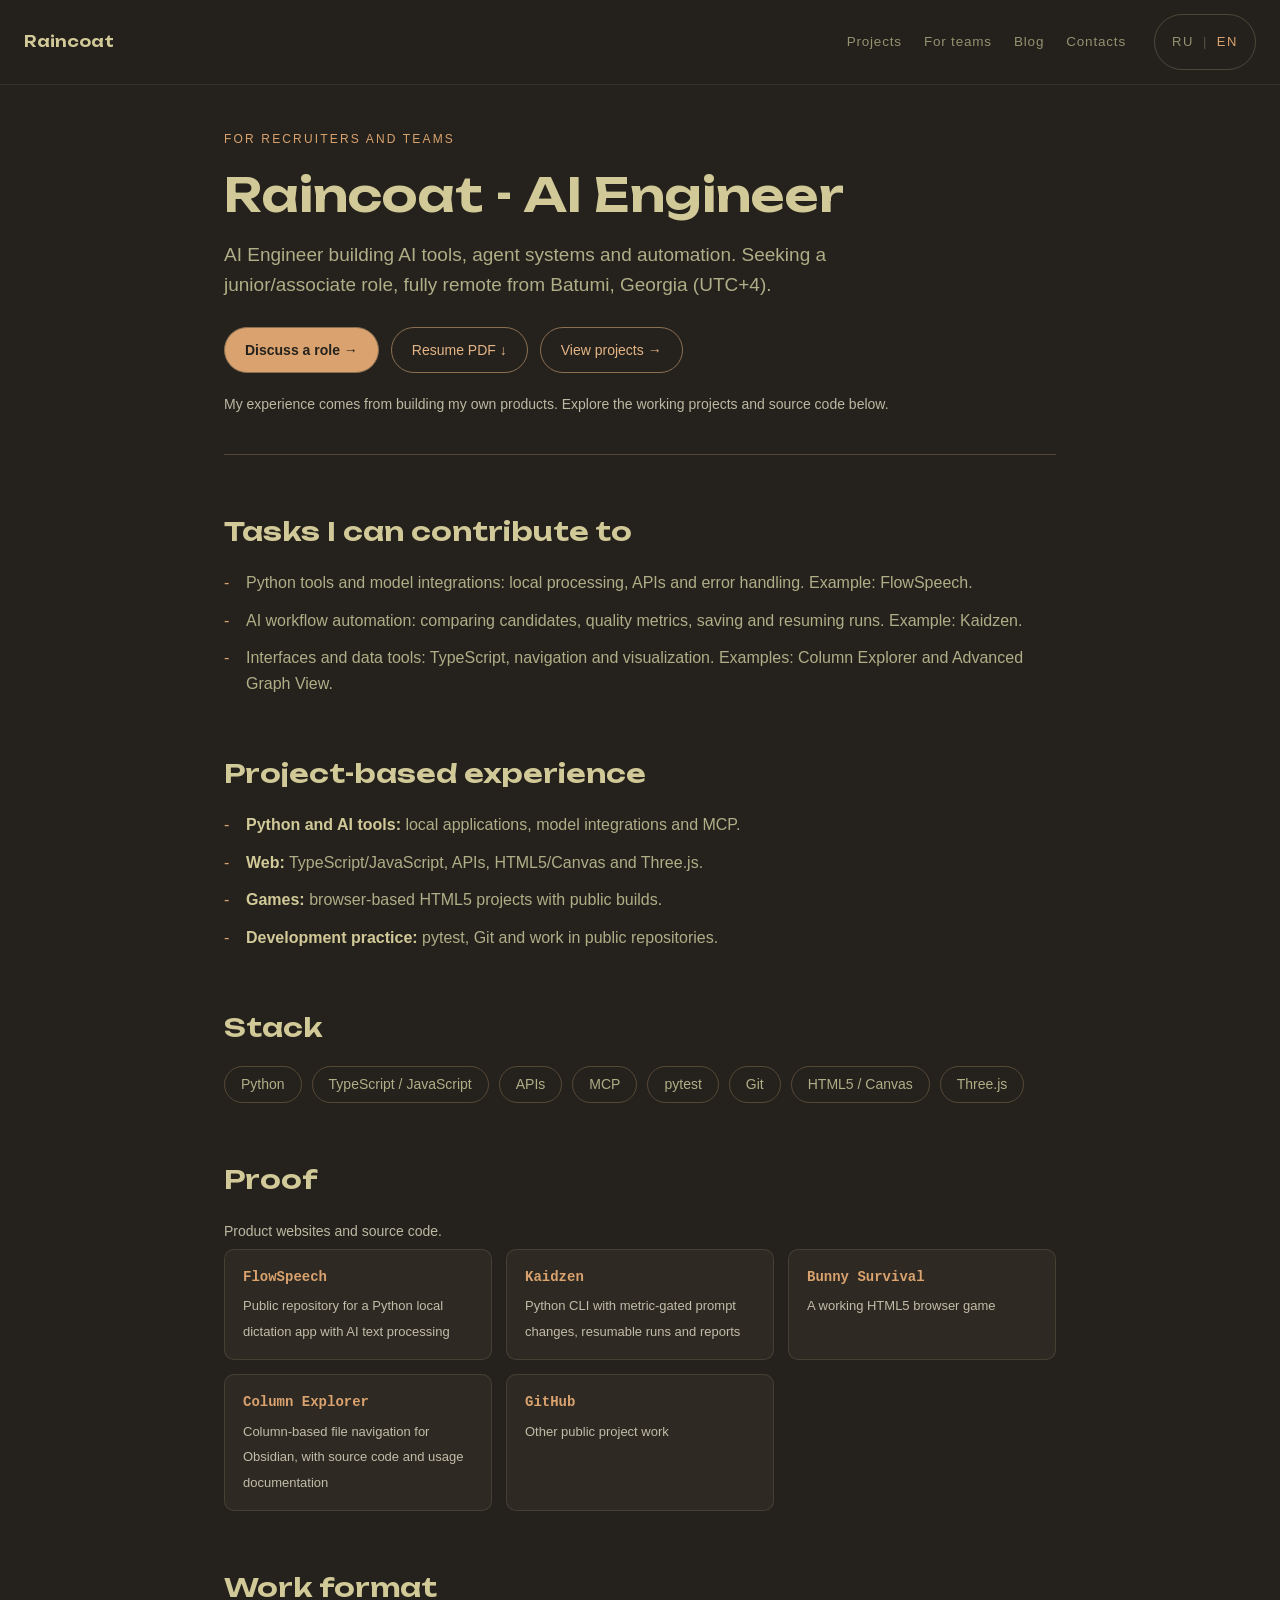
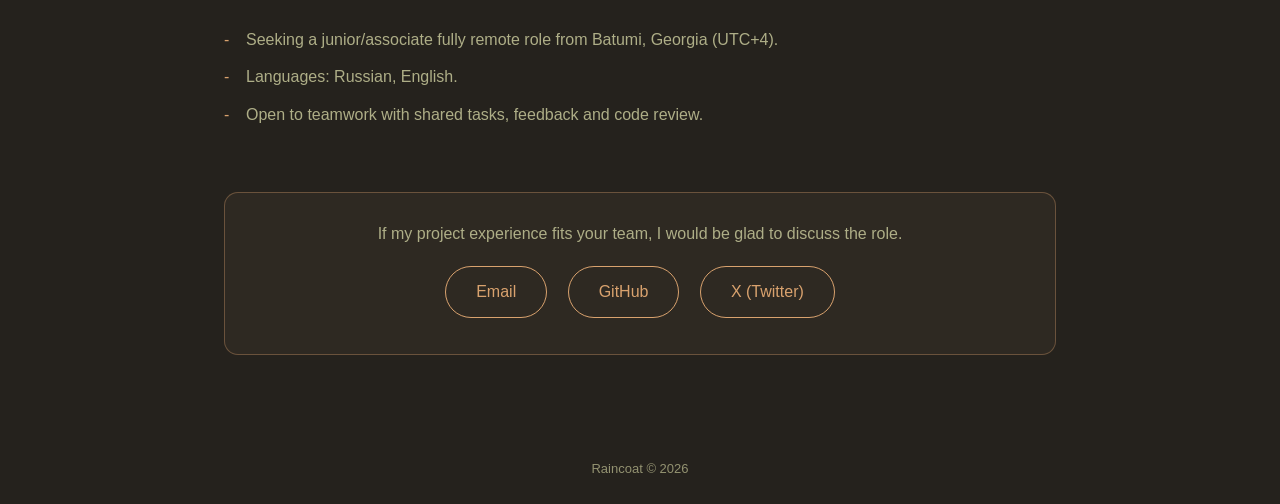
<file: team.html>
<!DOCTYPE html>
<html lang="ru">
<head>
<meta charset="UTF-8">
<meta name="viewport" content="width=device-width, initial-scale=1.0">
<title data-i18n="hire.meta.title">Raincoat - AI Engineer</title>
<meta name="description" data-i18n="hire.meta.desc" data-i18n-attr="content" content="Raincoat, AI Engineer: AI-инструменты, агентные системы, интеграции и автоматизация.">
<meta property="og:title" content="Raincoat | AI Engineer">
<meta property="og:description" content="AI Engineer: агентные системы, работающие продукты и открытый код Raincoat.">
<meta property="og:type" content="website">
<meta property="og:image" content="https://raincoat.cc/assets/og.png">
<meta name="twitter:card" content="summary_large_image">
<meta name="twitter:image" content="https://raincoat.cc/assets/og.png">
<link rel="icon" href="data:image/svg+xml,%3Csvg xmlns='http://www.w3.org/2000/svg' viewBox='0 0 100 100'%3E%3Ccircle cx='50' cy='50' r='47' fill='%2325221D'/%3E%3Cpath d='M50 20c-17 0-29 13-29 25h58c0-12-12-25-29-25z' fill='%23D9A26E'/%3E%3Cpath d='M50 45v25a8 8 0 0 1-16 0' stroke='%23D9A26E' stroke-width='6' fill='none' stroke-linecap='round'/%3E%3C/svg%3E">
<style>
@font-face{
  font-family:'Unbounded';font-style:normal;font-weight:200 900;font-display:swap;
  src:url(assets/fonts/unbounded-latin.woff2) format('woff2');
  unicode-range:U+0000-00FF,U+0131,U+0152-0153,U+02BB-02BC,U+02C6,U+02DA,U+02DC,U+2000-206F,U+20AC,U+2122,U+2212,U+FEFF,U+FFFD;
}
@font-face{
  font-family:'Unbounded';font-style:normal;font-weight:200 900;font-display:swap;
  src:url(assets/fonts/unbounded-cyrillic.woff2) format('woff2');
  unicode-range:U+0301,U+0400-045F,U+0490-0491,U+04B0-04B1,U+2116;
}
:root{--charcoal:#25221D;--wood:#574938;--sage:#939271;--olive:#AEAE87;--cream:#D1C997;--amber:#D9A26E;--terracotta:#965E2F}
*{margin:0;padding:0;box-sizing:border-box}
body{background:var(--charcoal);color:var(--cream);font-family:"Helvetica Neue",Helvetica,Arial,sans-serif;line-height:1.6;-webkit-font-smoothing:antialiased}
::selection{background:var(--terracotta);color:var(--cream)}
.site-nav{position:fixed;top:0;left:0;right:0;z-index:60;display:flex;align-items:center;gap:28px;padding:14px 24px;background:rgba(37,34,29,.55);border-bottom:1px solid rgba(147,146,113,.16);backdrop-filter:blur(12px);-webkit-backdrop-filter:blur(12px)}
.brand{font-family:'Unbounded',sans-serif;font-weight:600;font-size:15px;color:var(--cream);text-decoration:none}
.brand:hover{color:var(--amber)}
.nav-links{display:flex;gap:22px;margin-left:auto}
.nav-links a{color:var(--sage);text-decoration:none;font-size:13.5px;letter-spacing:.06em;transition:color .25s}
.nav-links a:hover{color:var(--amber)}
.lang-switch{display:flex;align-items:center;gap:4px;padding:5px 12px;border:1px solid rgba(147,146,113,.35);border-radius:999px;font-size:13px;letter-spacing:.12em}
.lang-switch button{background:none;border:0;padding:2px 5px;font:inherit;letter-spacing:inherit;color:var(--sage);cursor:pointer}
.lang-switch button.active{color:var(--amber)}
.lang-switch .sep{color:rgba(147,146,113,.45)}
@media (max-width:720px){.nav-links{display:none}.site-nav{gap:0}.site-nav .lang-switch{margin-left:auto}}
main{max-width:880px;margin:0 auto;padding:130px 24px 80px}
.section-label{color:var(--terracotta);font-size:14px;letter-spacing:.25em;text-transform:uppercase;margin-bottom:14px}
h1{font-family:'Unbounded',sans-serif;font-size:clamp(28px,5vw,48px);font-weight:600;line-height:1.15;margin-bottom:18px}
h2{font-family:'Unbounded',sans-serif;font-size:clamp(18px,2.6vw,26px);font-weight:600;margin:56px 0 18px;color:var(--cream)}
p.lede{font-size:clamp(16px,2vw,19px);color:var(--olive);max-width:680px}
ul{list-style:none}
li{position:relative;padding-left:22px;margin-bottom:12px;color:var(--olive);font-size:16px}
li::before{content:"-";position:absolute;left:0;color:var(--amber)}
li strong,p strong{color:var(--cream);font-weight:600}
.chips{display:flex;flex-wrap:wrap;gap:10px;margin-top:6px}
.chips span{border:1px solid var(--wood);border-radius:999px;padding:6px 16px;font-size:14px;color:var(--olive)}
.proof{display:grid;grid-template-columns:repeat(auto-fit,minmax(240px,1fr));gap:14px;margin-top:6px}
.proof a{display:block;padding:16px 18px;border:1px solid rgba(147,146,113,.22);border-radius:10px;background:rgba(87,73,56,.2);text-decoration:none;transition:border-color .25s,transform .25s}
.proof a:hover{border-color:var(--amber);transform:translateY(-3px)}
.proof b{display:block;font-family:"SF Mono",ui-monospace,Menlo,monospace;font-size:14px;color:var(--amber);margin-bottom:4px}
.proof span{font-size:13px;color:var(--sage)}
.cta-final{margin-top:64px;text-align:center;padding:40px;border:1px solid rgba(217,162,110,.35);border-radius:14px;background:rgba(87,73,56,.2)}
.cta-final p{color:var(--olive);margin-bottom:20px}
.cta-final a{display:inline-block;margin:0 8px 8px;padding:12px 30px;border:1px solid var(--amber);border-radius:999px;color:var(--amber);text-decoration:none;transition:background .3s,color .3s}
.cta-final a:hover{background:var(--amber);color:var(--charcoal)}
footer{text-align:center;padding:24px;color:var(--sage);font-size:13px}
</style>
<link rel="stylesheet" href="assets/hiring.css">
<link rel="stylesheet" href="assets/site.css">
<link rel="canonical" href="https://raincoat.cc/team.html">
</head>
<body>
<nav class="site-nav">
  <a class="brand" href="index.html">Raincoat</a>
  <div class="nav-links">
    <a href="index.html#products" data-i18n="nav.cases">Проекты</a>
    <a href="team.html" data-i18n="nav.hire" aria-current="page">Для команд</a>
    <a href="blog.html" data-i18n="nav.blog">Блог</a>
    <a href="index.html#contacts" data-i18n="nav.contacts">Контакты</a>
  </div>
  <div class="lang-switch" role="group" aria-label="Language / Язык">
    <button type="button" data-lang="ru">RU</button>
    <span class="sep" aria-hidden="true">|</span>
    <button type="button" data-lang="en">EN</button>
  </div>
</nav>

<main class="team-main">
  <div class="team-intro">
  <p class="section-label" data-i18n="hire.label">Для рекрутеров и команд</p>
  <h1 data-i18n="hire.h1">Raincoat - AI Engineer</h1>
  <p class="lede" data-i18n="hire.lede">AI Engineer. Создаю AI-инструменты, агентные системы и автоматизацию. Ищу junior/associate роль с полной удалёнкой из Батуми, Грузия (UTC+4).</p>

    <div class="team-actions">
      <a href="mailto:mns.nicholas@gmail.com" data-i18n="hire.contact">Обсудить роль →</a>
      <a href="assets/resume/raincoat-resume-ru.pdf" data-resume download data-i18n="resume.download">Резюме PDF ↓</a>
      <a href="index.html#products" data-i18n="hire.cases">Смотреть проекты →</a>
    </div>
    <p class="team-note" data-i18n="hire.note">Мой опыт основан на собственных продуктах. Ниже можно открыть работающие проекты и исходный код.</p>
  </div>

  <h2 data-i18n="hire.tasksH">С какими задачами могу помочь</h2>
  <ul>
    <li data-i18n="hire.task1">Python-инструменты и интеграции с моделями: локальная обработка, API, обработка ошибок. Пример: FlowSpeech.</li>
    <li data-i18n="hire.task2">Автоматизация AI-процессов: сравнение вариантов, метрики качества, сохранение и продолжение запусков. Пример: Kaidzen.</li>
    <li data-i18n="hire.task3">Интерфейсы и инструменты для работы с данными: TypeScript, навигация, визуализация. Примеры: Column Explorer и Advanced Graph View.</li>
  </ul>

  <h2 data-i18n="hire.whatH">Проектный опыт</h2>
  <ul>
    <li data-i18n="hire.what1" data-i18n-html><strong>Python и AI-инструменты:</strong> локальные приложения, интеграции с моделями и MCP.</li>
    <li data-i18n="hire.what2" data-i18n-html><strong>Веб:</strong> TypeScript/JavaScript, API, HTML5/Canvas и Three.js.</li>
    <li data-i18n="hire.what3" data-i18n-html><strong>Игры:</strong> браузерные HTML5-проекты с публичными сборками.</li>
    <li data-i18n="hire.what4" data-i18n-html><strong>Практика разработки:</strong> pytest, Git и работа с открытыми репозиториями.</li>
  </ul>

  <h2 data-i18n="hire.stackH">Стек</h2>
  <div class="chips">
    <span>Python</span><span>TypeScript / JavaScript</span><span>APIs</span><span>MCP</span>
    <span>pytest</span><span>Git</span><span>HTML5 / Canvas</span><span>Three.js</span>
  </div>

  <h2 data-i18n="hire.proofH">Доказательства</h2>
  <p class="team-note" data-i18n="hire.caseNote">Сайты продуктов и открытый код.</p>
  <div class="proof">
    <a href="https://github.com/n23eos/flowspeech" target="_blank" rel="noopener"><b>FlowSpeech</b><span data-i18n="hire.proof1">Публичный репозиторий Python-приложения для локальной диктовки и AI-обработки текста</span></a>
    <a href="https://github.com/n23eos/kaidzen" target="_blank" rel="noopener"><b>Kaidzen</b><span data-i18n="hire.proof2">Python CLI: сравнение изменений промптов по метрикам, возобновляемые запуски и отчёты</span></a>
    <a href="https://serendipity-games.com/bunny-survival.html" target="_blank" rel="noopener"><b>Bunny Survival</b><span data-i18n="hire.proof3">Работающая браузерная HTML5-игра</span></a>
    <a href="https://github.com/n23eos/column_explorer" target="_blank" rel="noopener"><b>Column Explorer</b><span data-i18n="hire.proof4">Колончатая навигация по файлам Obsidian: исходный код и инструкции по использованию</span></a>
    <a href="https://github.com/n23eos" target="_blank" rel="noopener"><b>GitHub</b><span data-i18n="hire.proof5">Другие публичные проектные работы</span></a>
  </div>

  <h2 data-i18n="hire.formatH">Формат работы</h2>
  <ul>
    <li data-i18n="hire.format1">Ищу junior/associate роль с полной удалёнкой из Батуми, Грузия (UTC+4).</li>
    <li data-i18n="hire.format2">Языки: русский, английский.</li>
    <li data-i18n="hire.format3">Открыт к работе в команде с общими задачами, обратной связью и code review.</li>
  </ul>

  <div class="cta-final">
    <p data-i18n="hire.ctaP">Если мой проектный опыт подходит вашей команде, буду рад обсудить роль.</p>
    <a href="mailto:mns.nicholas@gmail.com">Email</a>
    <a href="https://github.com/n23eos" target="_blank" rel="noopener">GitHub</a>
    <a href="https://x.com/Raincoat_t" target="_blank" rel="noopener">X (Twitter)</a>
  </div>
</main>

<footer>Raincoat &copy; 2026</footer>
<script src="i18n.js?v=6"></script>
<script src="assets/site.js"></script>
<script src="assets/hiring.js?v=2"></script>
</body>
</html>
</file>
<file: assets/hiring.css>
/* Hiring pages retain Raincoat's original palette and illustrations. */
.hero{height:auto;min-height:650px;align-items:stretch;background:#25221d url('poster.jpg') 75% 48% / cover no-repeat;padding:145px max(24px,calc((100vw - 1120px)/2)) 96px}
.hero video{object-position:75% center}
.hero::after{background:linear-gradient(90deg,rgba(25,24,21,.88) 0%,rgba(25,24,21,.78) 36%,rgba(25,24,21,.2) 72%,rgba(25,24,21,.06)),linear-gradient(0deg,#25221d,transparent 35%)}
.hero-content{text-align:left;padding:0;max-width:690px}
.hero h1{font-size:clamp(34px,4vw,58px);line-height:1.13;letter-spacing:-.055em;color:#f0e8cd;max-width:680px;overflow-wrap:normal}
.hero h1,.hero p,.hero .cta,.hero .cta-row,.hero .role,.hero .sub{opacity:1;transform:none;animation:none}
.hero .identity{font-family:ui-monospace,monospace;color:#e4b486;font-size:13px;letter-spacing:.09em;margin:0 0 24px;text-transform:uppercase}
.hero .sub{color:#d4d0bf;max-width:550px;font-size:18px;line-height:1.7;margin-top:24px;text-shadow:none}
.hero .availability{display:flex;align-items:center;gap:10px;color:#d4d0bf;font-size:13px;margin-top:23px;max-width:550px}
.availability::before{content:'';width:7px;height:7px;flex-shrink:0;border-radius:50%;background:#b5c59c;box-shadow:0 0 0 5px rgba(181,197,156,.1)}
.hero .cta-row{justify-content:flex-start;gap:12px;margin-top:29px}
.hero .cta{margin-top:0;padding:12px 23px;font-size:14px;min-height:46px;text-shadow:none}
.hero .cta.primary{background:var(--amber);color:var(--charcoal);font-weight:600}
.hero .cta::before{display:none}
.hero .cta:hover{background:#edbb8c;color:#25221d}
.hero .quick-contact{font-size:14px;margin-top:20px}
.quick-contact a{color:#d4d0bf;text-underline-offset:4px}
.motion-toggle{position:absolute;right:24px;bottom:24px;z-index:3;color:#eee5c9;background:#25221de6;border:1px solid #8c8068;border-radius:24px;min-height:44px;padding:8px 16px;font:inherit;font-size:12px;cursor:pointer}
.motion-toggle[hidden]{display:none}
section{max-width:1168px;padding:78px 24px}
.section-label{color:#d9a26e;font-size:12px;letter-spacing:.18em}
.section-intro{color:#bbb9a2;max-width:650px;font-size:17px;margin:16px 0 30px}
.section-top{display:flex;align-items:end;justify-content:space-between;gap:24px;margin-bottom:30px}
.section-top h2{margin:0}
.section-top a,.text-link{color:#e4b486;text-underline-offset:5px;font-size:14px}
.selected-grid{display:grid;grid-template-columns:repeat(3,minmax(0,1fr));gap:20px}
.selected-card{display:flex;flex-direction:column;min-width:0;background:#302b24;border:1px solid #514838;border-radius:16px;overflow:hidden}
.selected-image{display:block;width:100%;height:185px;object-fit:cover;object-position:top;border-bottom:1px solid #514838;background:#28251f}
.selected-body{padding:24px;display:flex;flex-direction:column;flex:1}
.selected-meta{color:#c9ac8a;font:11px ui-monospace,monospace;letter-spacing:.05em;margin-bottom:16px;line-height:1.6}
.selected-card h3{font-size:22px;color:#f0e8cd;font-weight:500;letter-spacing:-.02em;line-height:1.2}
.selected-card p{color:#c7c3ae;font-size:15px;line-height:1.65;margin-top:14px}
.selected-card .case-detail{font-size:13px;color:#aeb49a;padding-top:16px;border-top:1px solid #514838;margin-top:20px}
.case-links{display:flex;gap:16px;flex-wrap:wrap;align-items:center;margin-top:auto;padding-top:23px}
.case-links a{color:#e4b486;font-size:14px;text-decoration:none;padding:9px 0;min-height:44px}
.case-links a:first-child{font-weight:600}
.case-links a:hover{text-decoration:underline;text-underline-offset:5px}
.evidence-note{color:#b9b6a1;font-size:13px;max-width:750px;margin-top:24px}
.project-showcase{display:grid;gap:34px;margin-top:34px}
.project-lane{min-width:0}
.project-lane-label{margin:0 0 13px;color:#d9a26e;font:600 13px ui-monospace,monospace;letter-spacing:.1em;text-transform:uppercase}
.project-strip{
  position:relative;
  width:min(100vw,1440px);
  margin-left:50%;
  transform:translateX(-50%);
  overflow:hidden;
  padding:4px 0 12px;
  -webkit-mask-image:linear-gradient(90deg,transparent,#000 5%,#000 95%,transparent);
  mask-image:linear-gradient(90deg,transparent,#000 5%,#000 95%,transparent);
}
.project-track{display:flex;width:max-content;will-change:transform}
.project-track.forward{animation:featured-forward 46s linear infinite}
.project-track.reverse{animation:featured-reverse 52s linear infinite}
.project-strip:hover .project-track,.project-strip:focus-within .project-track{animation-play-state:paused}
.project-set{display:flex;gap:16px;padding-right:16px}
.project-tile{
  flex:0 0 304px;
  display:grid;
  grid-template-rows:171px auto;
  overflow:hidden;
  color:#f0e8cd;
  text-decoration:none;
  background:#302b24;
  border:1px solid #514838;
  border-radius:16px;
  box-shadow:0 16px 34px rgba(15,13,11,.18);
  transition:transform .25s ease,border-color .25s ease,box-shadow .25s ease;
}
.project-tile:hover{transform:translateY(-5px);border-color:#d9a26e;box-shadow:0 20px 44px rgba(15,13,11,.32)}
.project-tile:focus-visible{outline:3px solid #f0c08f;outline-offset:4px;border-color:#f0c08f}
.project-tile-media{position:relative;overflow:hidden;background:#211e19;border-bottom:1px solid #514838}
.project-tile-media img{display:block;width:100%;height:100%;object-fit:cover;object-position:center}
.project-art{background-image:var(--project-art);background-size:200% 200%;background-position:var(--project-art-x,0%) var(--project-art-y,0%)}
.project-art.utility{background-size:200% 100%}
.project-tile-copy{display:grid;grid-template-columns:1fr auto;gap:5px 16px;align-items:end;padding:17px 18px 18px}
.project-tile strong{font-size:18px;line-height:1.18;font-weight:600;letter-spacing:-.02em}
.project-tile-type{grid-column:1/-1;color:#c9ac8a;font:11px ui-monospace,monospace;letter-spacing:.08em;text-transform:uppercase}
.project-tile-action{color:#d9a26e;font-size:18px;line-height:1}
@keyframes featured-forward{from{transform:translateX(0)}to{transform:translateX(-50%)}}
@keyframes featured-reverse{from{transform:translateX(-50%)}to{transform:translateX(0)}}
@media(max-width:600px){
  .project-showcase{gap:28px;margin-top:28px}
  .project-strip{overflow-x:auto;scroll-snap-type:x proximity;scrollbar-width:thin;-webkit-mask-image:none;mask-image:none;padding-left:24px;padding-right:24px}
  .project-track{animation:none!important}
  .project-set[aria-hidden="true"]{display:none}
  .project-tile{flex-basis:min(82vw,276px);grid-template-rows:155px auto;scroll-snap-align:start}
  .project-lane-label{font-size:12px}
}
@media(prefers-reduced-motion:reduce){
  .project-strip{overflow-x:auto;scroll-snap-type:x proximity;scrollbar-width:thin;-webkit-mask-image:none;mask-image:none}
  .project-track{animation:none!important}
  .project-set[aria-hidden="true"]{display:none}
  .project-tile{scroll-snap-align:start;transition:none}
}
.workflow{border-top:1px solid #474033}
.workflow-grid{display:grid;grid-template-columns:repeat(4,minmax(0,1fr));gap:1px;border:1px solid #514838;background:#514838;border-radius:14px;overflow:hidden;margin-top:32px}
.workflow-step{padding:25px;background:#2b2721}
.workflow-step .num{font:12px ui-monospace,monospace;color:#e4b486}
.workflow-step h3{font-size:17px;color:#eee4c8;margin:15px 0 10px}
.workflow-step p{font-size:14px;color:#c0bda9;line-height:1.7}
.workflow-proof{display:flex;align-items:center;gap:24px;justify-content:space-between;padding:24px 0;border-bottom:1px solid #474033;color:#c0bda9;font-size:14px}
.workflow-proof p{max-width:720px}
.workflow-proof a{flex-shrink:0;color:#e4b486;text-underline-offset:5px}
.more-products{padding-top:28px}
.more-products summary{cursor:pointer;color:#e4b486;font-size:16px;padding:16px 0;min-height:48px}
.more-products .prod-grid{padding-top:20px}
.prod-grid{grid-template-columns:repeat(auto-fit,minmax(min(100%,280px),1fr))}
.exp-grid{grid-template-columns:repeat(auto-fill,minmax(min(100%,240px),1fr))}
.steps{grid-template-columns:repeat(auto-fit,minmax(min(100%,220px),1fr))}
.routes{grid-template-columns:repeat(auto-fit,minmax(min(100%,280px),1fr))}
.reveal{opacity:1;transform:none}
.reveal-words .w{opacity:1;transform:none}
.skills-text{display:grid;grid-template-columns:repeat(4,minmax(0,1fr));gap:18px;margin-top:22px}
.skills-text h3{font-size:14px;color:#e4b486;margin-bottom:7px}
.skills-text p{font-size:13px;color:#b9b6a1}
.about p{font-size:clamp(19px,2.8vw,29px);max-width:960px}
.contacts .contact-copy{color:#c7c3ae;max-width:620px;margin:20px auto}
.contact-links a{min-height:44px}
.team-intro{border-bottom:1px solid #514838;padding-bottom:38px}
.team-actions{display:flex;flex-wrap:wrap;gap:12px;margin-top:26px}
.team-actions a{display:inline-flex;align-items:center;min-height:46px;padding:11px 20px;color:#e4b486;border:1px solid #8b7053;border-radius:24px;text-decoration:none;font-size:14px}
.team-actions a:first-child{background:#d9a26e;color:#25221d;font-weight:600}
.team-main .proof{grid-template-columns:repeat(auto-fit,minmax(min(100%,240px),1fr))}
.team-main .proof span{color:#c0bda9}
.team-main .cta-final{padding:28px 20px}
.team-main h1{font-size:clamp(28px,4.7vw,46px);overflow-wrap:anywhere}
.team-main .section-label{margin-bottom:20px}
.team-main .team-note{color:#bbb9a2;font-size:14px;margin-top:20px}
@media(max-width:900px){.hero{min-height:620px;padding-top:130px;background-position:65% center}.hero::after{background:linear-gradient(90deg,rgba(25,24,21,.82),rgba(25,24,21,.42)),linear-gradient(0deg,#25221d,transparent 30%)}.selected-grid{grid-template-columns:1fr}.selected-card{display:grid;grid-template-columns:minmax(0,.85fr) minmax(0,1.15fr)}.selected-image{height:100%;min-height:240px;object-fit:cover;border-bottom:0;border-right:1px solid #514838}.workflow-grid,.skills-text{grid-template-columns:repeat(2,minmax(0,1fr))}}
@media(max-width:600px){.hero{padding:112px 24px 60px;min-height:0;background-position:65% center}.hero h1{font-size:30px;letter-spacing:-.05em;line-height:1.16}.hero .identity{font-size:11px;margin-bottom:22px;letter-spacing:.04em}.hero .sub{font-size:16px;margin-top:20px}.hero .availability{font-size:12px}.hero .cta-row{gap:10px}.hero .cta{padding:12px 18px;font-size:13px}.hero .quick-contact{font-size:13px}.hero::after{background:linear-gradient(90deg,rgba(25,24,21,.8),rgba(25,24,21,.58)),linear-gradient(0deg,#25221d,transparent 50%)}section{padding:56px 24px}.section-top{display:block}.section-top a{display:inline-block;margin-top:18px}.section-intro{font-size:16px}.selected-card{display:flex}.selected-image{height:165px;min-height:0;border-right:0;border-bottom:1px solid #514838}.selected-body{padding:22px}.workflow-grid{grid-template-columns:1fr}.workflow-step{padding:22px}.workflow-proof{display:block}.workflow-proof a{display:inline-block;margin-top:17px}.skills-text{grid-template-columns:1fr 1fr}.about p{font-size:20px}.team-actions{gap:10px}.team-actions a{font-size:13px;padding:10px 16px}}
@media(max-width:360px){.hero h1{font-size:25px}.skills-text{grid-template-columns:1fr}.hero .cta-row{flex-direction:column;align-items:flex-start}.selected-card h3{font-size:21px}}
@media(prefers-reduced-motion:reduce){html{scroll-behavior:auto}.hero video{display:none}.hero *,.selected-card{animation:none!important;transition:none!important}}

/* FloatPlayer illustration, not a product screenshot. */
.floatplayer-cover{display:flex;align-items:center;justify-content:center;background:radial-gradient(ellipse at 65% 20%,#50342c,transparent 65%),#191b1c;padding:28px;box-sizing:border-box}
.floatplayer-window{display:flex;flex-direction:column;width:80%;max-width:290px;height:140px;transform:rotate(-4deg);background:#282a2b;border:1px solid #6f6960;border-radius:12px;box-shadow:16px 20px 0 -6px #171717;overflow:hidden;color:#e1d8b5}
.floatplayer-bar{display:flex;justify-content:space-between;font:12px ui-monospace,monospace;padding:9px 12px;background:#373633}
.floatplayer-play{flex:1;display:grid;place-items:center;color:#e5ad7b;font-size:32px}
.floatplayer-timeline{height:3px;margin:0 12px 12px;background:linear-gradient(to right,#e5ad7b 45%,#5a5550 45%)}
@media(max-width:600px){.floatplayer-cover{width:100%;padding:18px}.floatplayer-window{height:120px}}
</file>
<file: assets/site.css>
/* Shared navigation enhancements. Load after each page's inline styles. */
.site-nav {
  min-width: 0;
}

.site-nav .brand,
.site-nav .nav-links a,
.site-nav .lang-switch button,
.site-nav .nav-toggle {
  min-height: 44px;
}

.site-nav .brand,
.site-nav .nav-links a {
  display: inline-flex;
  align-items: center;
}

.site-nav :is(a, button):focus-visible {
  outline: 3px solid var(--amber, #d9a26e);
  outline-offset: 3px;
  border-radius: 4px;
}

.site-nav .nav-toggle {
  display: none;
  align-items: center;
  justify-content: center;
  gap: 8px;
  padding: 7px 12px;
  border: 1px solid rgba(147, 146, 113, .5);
  border-radius: 999px;
  background: rgba(37, 34, 29, .92);
  color: var(--cream, #d1c997);
  font: inherit;
  font-size: 13px;
  letter-spacing: .05em;
  cursor: pointer;
}

.site-nav .nav-toggle-icon,
.site-nav .nav-toggle-icon::before,
.site-nav .nav-toggle-icon::after {
  width: 17px;
  height: 2px;
  border-radius: 2px;
  background: currentColor;
}

.site-nav .nav-toggle-icon {
  position: relative;
  display: block;
}

.site-nav .nav-toggle-icon::before,
.site-nav .nav-toggle-icon::after {
  position: absolute;
  left: 0;
  content: "";
}

.site-nav .nav-toggle-icon::before { top: -5px; }
.site-nav .nav-toggle-icon::after { top: 5px; }

@media (max-width: 1040px) {
  .site-nav {
    flex-wrap: wrap;
    gap: 8px 12px;
    padding: 8px 16px;
  }

  /* Existing page CSS hides these links. Keep them available without JS. */
  .site-nav:not(.site-nav--enhanced) .nav-links {
    display: flex;
    order: 4;
    flex: 1 0 100%;
    flex-wrap: wrap;
    gap: 4px 14px;
    margin: 0;
  }

  .site-nav:not(.site-nav--enhanced) .nav-links a {
    flex: 1 1 auto;
    justify-content: center;
  }

  .site-nav.site-nav--enhanced .brand {
    margin-right: auto;
  }

  .site-nav.site-nav--enhanced .nav-toggle {
    display: inline-flex;
    order: 2;
  }

  .site-nav.site-nav--enhanced .lang-switch {
    order: 3;
    margin-left: 0;
  }

  .site-nav.site-nav--enhanced .nav-links {
    display: none;
    order: 4;
    flex: 1 0 100%;
    flex-direction: column;
    gap: 2px;
    width: 100%;
    margin: 0;
    padding: 8px 0 4px;
    border-top: 1px solid rgba(147, 146, 113, .22);
  }

  .site-nav.site-nav--enhanced.nav-open .nav-links {
    display: flex;
  }

  .site-nav.site-nav--enhanced .nav-links a {
    width: 100%;
    padding: 7px 8px;
    font-size: 15px;
  }
}

@media (max-width: 420px) {
  .site-nav {
    padding-inline: 10px;
  }

  .site-nav .lang-switch {
    padding-inline: 5px;
  }

  .site-nav .nav-toggle {
    padding-inline: 9px;
  }
}
</file>
<file: assets/cases.css>
@font-face {
  font-family: "Unbounded";
  font-style: normal;
  font-weight: 200 900;
  font-display: swap;
  src: url(fonts/unbounded-latin.woff2) format("woff2");
  unicode-range: U+0000-00FF, U+0131, U+0152-0153, U+02BB-02BC, U+02C6, U+02DA, U+02DC, U+2000-206F, U+20AC, U+2122, U+2212, U+FEFF, U+FFFD;
}

@font-face {
  font-family: "Unbounded";
  font-style: normal;
  font-weight: 200 900;
  font-display: swap;
  src: url(fonts/unbounded-cyrillic.woff2) format("woff2");
  unicode-range: U+0301, U+0400-045F, U+0490-0491, U+04B0-04B1, U+2116;
}

:root {
  --charcoal: #25221d;
  --charcoal-soft: #302b24;
  --wood: #574938;
  --sage: #939271;
  --olive: #aeae87;
  --cream: #d1c997;
  --cream-bright: #eee6b7;
  --amber: #d9a26e;
  --terracotta: #965e2f;
  --ink: #171511;
  --line: rgba(174, 174, 135, 0.2);
  --font-display: "Unbounded", "Helvetica Neue", sans-serif;
  --font-body: "Helvetica Neue", Helvetica, Arial, sans-serif;
  --font-mono: "SFMono-Regular", Consolas, "Liberation Mono", monospace;
}

* { box-sizing: border-box; }

html {
  scroll-behavior: smooth;
  scroll-padding-top: 92px;
}

body {
  margin: 0;
  min-width: 0;
  overflow-x: hidden;
  background:
    radial-gradient(circle at 84% 8%, rgba(150, 94, 47, 0.16), transparent 32rem),
    var(--charcoal);
  color: var(--olive);
  font-family: var(--font-body);
  line-height: 1.65;
  -webkit-font-smoothing: antialiased;
}

body::before {
  position: fixed;
  inset: 0;
  z-index: -1;
  content: "";
  opacity: 0.2;
  pointer-events: none;
  background-image: url("data:image/svg+xml,%3Csvg viewBox='0 0 180 180' xmlns='http://www.w3.org/2000/svg'%3E%3Cfilter id='n'%3E%3CfeTurbulence type='fractalNoise' baseFrequency='.9' numOctaves='2' stitchTiles='stitch'/%3E%3C/filter%3E%3Crect width='100%25' height='100%25' filter='url(%23n)' opacity='.08'/%3E%3C/svg%3E");
}

::selection { background: var(--terracotta); color: var(--cream-bright); }

a { color: inherit; }

button,
input { font: inherit; }

main,
.page-footer {
  width: min(1120px, calc(100% - 48px));
  margin-inline: auto;
}

.site-nav {
  position: fixed;
  top: 0;
  right: 0;
  left: 0;
  z-index: 60;
  display: flex;
  align-items: center;
  gap: 28px;
  min-height: 64px;
  padding: 12px max(24px, calc((100vw - 1120px) / 2));
  border-bottom: 1px solid rgba(147, 146, 113, 0.16);
  background: rgba(37, 34, 29, 0.8);
  backdrop-filter: blur(14px);
  -webkit-backdrop-filter: blur(14px);
}

.brand {
  color: var(--cream);
  font-family: var(--font-display);
  font-size: 15px;
  font-weight: 600;
  letter-spacing: 0.02em;
  text-decoration: none;
}

.nav-links {
  display: flex;
  gap: 24px;
  margin-left: auto;
}

.nav-links a {
  color: var(--sage);
  font-size: 13px;
  letter-spacing: 0.06em;
  text-decoration: none;
}

.nav-links a:hover,
.nav-links a:focus-visible,
.nav-links a[aria-current="page"] { color: var(--amber); }

.lang-switch {
  display: flex;
  align-items: center;
  gap: 4px;
  padding: 5px 11px;
  border: 1px solid rgba(147, 146, 113, 0.35);
  border-radius: 999px;
  font-size: 12px;
  letter-spacing: 0.12em;
}

.lang-switch button {
  border: 0;
  padding: 2px 5px;
  background: none;
  color: var(--sage);
  cursor: pointer;
}

.lang-switch button:hover,
.lang-switch button:focus-visible { color: var(--cream-bright); }
.lang-switch button.active { color: var(--amber); }
.lang-switch .sep { color: rgba(147, 146, 113, 0.45); }

.nav-toggle {
  display: none;
  align-items: center;
  gap: 9px;
  margin-left: auto;
  border: 1px solid rgba(147, 146, 113, 0.35);
  border-radius: 999px;
  padding: 7px 11px;
  background: transparent;
  color: var(--cream);
  cursor: pointer;
}

.nav-toggle-label { font-size: 12px; letter-spacing: 0.08em; }
.nav-toggle-icon { display: grid; gap: 4px; width: 14px; }
.nav-toggle-icon span { display: block; height: 1px; background: currentColor; }

:focus-visible {
  outline: 2px solid var(--amber);
  outline-offset: 4px;
}

.cases-hero {
  display: grid;
  grid-template-columns: minmax(0, 1.4fr) minmax(250px, 0.6fr);
  gap: clamp(40px, 8vw, 100px);
  align-items: end;
  min-height: 78vh;
  padding: 150px 0 90px;
  border-bottom: 1px solid var(--line);
}

.eyebrow,
.block-label,
.case-role,
.case-number {
  margin: 0;
  color: var(--amber);
  font-family: var(--font-mono);
  font-size: 12px;
  letter-spacing: 0.14em;
  text-transform: uppercase;
}

.cases-hero h1 {
  max-width: 850px;
  margin: 22px 0 26px;
  color: var(--cream-bright);
  font-family: var(--font-display);
  font-size: clamp(42px, 7.2vw, 88px);
  font-weight: 520;
  letter-spacing: -0.05em;
  line-height: 1.02;
}

.hero-lede {
  max-width: 740px;
  margin: 0;
  color: var(--cream);
  font-size: clamp(18px, 2.1vw, 23px);
  line-height: 1.55;
}

.source-note {
  max-width: 680px;
  margin: 26px 0 0;
  padding-left: 16px;
  border-left: 2px solid var(--terracotta);
  color: var(--sage);
  font-size: 14px;
}

.case-jumps {
  display: flex;
  flex-direction: column;
  border-top: 1px solid var(--line);
}

.case-jumps a {
  display: flex;
  gap: 16px;
  align-items: center;
  padding: 17px 0;
  border-bottom: 1px solid var(--line);
  color: var(--cream);
  font-family: var(--font-display);
  font-size: 13px;
  text-decoration: none;
  transition: color 160ms ease, padding-left 160ms ease;
}

.case-jumps a:hover,
.case-jumps a:focus-visible { padding-left: 8px; color: var(--amber); }
.case-jumps span { color: var(--terracotta); font-family: var(--font-mono); }

.case-study {
  padding: 108px 0 0;
  border-bottom: 1px solid var(--line);
}

.case-header {
  display: grid;
  grid-template-columns: 180px minmax(0, 1fr);
  gap: 40px;
  margin-bottom: 54px;
}

.case-number { padding-top: 12px; color: var(--terracotta); }
.case-role { color: var(--sage); }

.case-header h2 {
  overflow-wrap: anywhere;
  margin: 12px 0 20px;
  color: var(--cream-bright);
  font-family: var(--font-display);
  font-size: clamp(34px, 5.2vw, 62px);
  font-weight: 520;
  letter-spacing: -0.04em;
  line-height: 1.08;
}

.case-intro {
  max-width: 780px;
  margin: 0;
  color: var(--cream);
  font-size: clamp(18px, 2vw, 22px);
}

.case-body {
  margin-left: 220px;
}

.case-block {
  padding: 34px 0;
  border-top: 1px solid var(--line);
}

.task-block {
  display: grid;
  grid-template-columns: 180px minmax(0, 1fr);
  gap: 30px;
}

.task-block > p:last-child {
  margin: 0;
  color: var(--cream-bright);
  font-family: var(--font-display);
  font-size: clamp(19px, 2.2vw, 26px);
  font-weight: 420;
  line-height: 1.55;
}

.block-label { margin-bottom: 20px; color: var(--terracotta); }

.flow-pipeline {
  display: grid;
  grid-template-columns: repeat(4, minmax(0, 1fr));
  margin: 0;
  padding: 0;
  list-style: none;
}

.flow-pipeline li {
  min-width: 0;
  padding: 24px 22px;
  border: 1px solid var(--line);
  border-right: 0;
  background: rgba(48, 43, 36, 0.38);
}

.flow-pipeline li:last-child { border-right: 1px solid var(--line); }
.flow-pipeline li > span { display: block; margin-bottom: 36px; color: var(--terracotta); font-family: var(--font-mono); font-size: 12px; }
.flow-pipeline strong { display: block; margin-bottom: 12px; color: var(--cream-bright); font-family: var(--font-display); font-size: 13px; }
.flow-pipeline p { margin: 0; font-size: 14px; }

.split-block {
  display: grid;
  grid-template-columns: repeat(2, minmax(0, 1fr));
  gap: clamp(36px, 7vw, 90px);
}

.decision-list,
.evidence-list {
  margin: 0;
  padding: 0;
  list-style: none;
}

.decision-list li,
.evidence-list li {
  position: relative;
  margin: 0;
  padding: 13px 0 13px 24px;
  border-bottom: 1px solid rgba(174, 174, 135, 0.13);
}

.decision-list li::before {
  position: absolute;
  top: 20px;
  left: 2px;
  width: 6px;
  height: 6px;
  border-radius: 50%;
  background: var(--amber);
  content: "";
}

.evidence-list li::before {
  position: absolute;
  top: 14px;
  left: 0;
  color: var(--amber);
  content: "↗";
}

.evidence-list a,
.text-link {
  color: var(--cream);
  text-decoration-color: rgba(217, 162, 110, 0.45);
  text-underline-offset: 4px;
}

.evidence-list a:hover,
.text-link:hover { color: var(--amber); text-decoration-color: currentColor; }

.limits {
  margin: 24px 0 0;
  padding: 26px 30px;
  border: 1px solid rgba(217, 162, 110, 0.35);
  border-radius: 2px;
  background: rgba(87, 73, 56, 0.25);
}

.limits .block-label { margin-bottom: 8px; color: var(--amber); }
.limits p:last-child { margin: 0; color: var(--cream); }

.case-source {
  display: flex;
  justify-content: space-between;
  gap: 30px;
  margin: 56px 0 0 220px;
  padding: 24px 0 70px;
  border-top: 1px solid var(--line);
  color: var(--sage);
  font-family: var(--font-mono);
  font-size: 12px;
}

.case-source p { margin: 0; }
.case-source code { color: var(--cream); }
.case-source div { display: flex; flex-wrap: wrap; gap: 22px; }
.case-source a { color: var(--cream); text-underline-offset: 4px; }
.case-source a:hover { color: var(--amber); }

.architecture-map {
  display: grid;
  grid-template-columns: minmax(0, 1fr) auto minmax(0, 1.1fr) auto minmax(0, 1fr);
  gap: 14px;
  align-items: center;
}

.arch-node {
  display: flex;
  min-height: 142px;
  flex-direction: column;
  justify-content: center;
  padding: 20px;
  border: 1px solid var(--line);
  background: rgba(48, 43, 36, 0.46);
}

.arch-node small { color: var(--terracotta); font-family: var(--font-mono); text-transform: uppercase; }
.arch-node strong { margin: 8px 0; color: var(--cream-bright); font-family: var(--font-display); font-size: 14px; }
.arch-node span { font-size: 14px; }
.arch-workers { display: grid; grid-template-columns: repeat(2, minmax(0, 1fr)); gap: 10px; }
.arch-arrow { color: var(--amber); font-size: 22px; }

.stage-row {
  display: grid;
  grid-template-columns: repeat(4, minmax(0, 1fr));
  margin: 0;
  padding: 0;
  list-style: none;
}

.stage-row li {
  position: relative;
  min-width: 0;
  padding: 26px 20px;
  border-top: 1px solid var(--amber);
  background: linear-gradient(180deg, rgba(217, 162, 110, 0.1), transparent 80%);
}

.stage-row li:not(:last-child)::after {
  position: absolute;
  top: -5px;
  right: -4px;
  width: 8px;
  height: 8px;
  border-radius: 50%;
  background: var(--amber);
  content: "";
}

.stage-row span { display: block; margin-bottom: 24px; color: var(--terracotta); font-family: var(--font-mono); font-size: 12px; }
.stage-row strong { display: block; color: var(--cream-bright); font-family: var(--font-display); font-size: 13px; }
.stage-row small { display: block; margin-top: 8px; color: var(--sage); font-size: 13px; }

.gate-demo {
  margin: 38px 0 0;
  padding: clamp(24px, 4vw, 46px);
  border: 1px solid rgba(217, 162, 110, 0.4);
  background: var(--ink);
}

.demo-heading {
  display: flex;
  justify-content: space-between;
  gap: 24px;
  align-items: flex-start;
}

.demo-heading h3 {
  margin: 0;
  color: var(--cream-bright);
  font-family: var(--font-display);
  font-size: clamp(21px, 3vw, 34px);
  font-weight: 480;
  line-height: 1.25;
}

.local-badge {
  flex: none;
  border: 1px solid rgba(147, 146, 113, 0.45);
  border-radius: 999px;
  padding: 7px 12px;
  color: var(--sage);
  font-family: var(--font-mono);
  font-size: 11px;
  letter-spacing: 0.06em;
  text-transform: uppercase;
}

.demo-note { max-width: 760px; margin: 22px 0 30px; color: var(--sage); }
.preset-list { display: grid; grid-template-columns: repeat(3, minmax(0, 1fr)); gap: 12px; margin: 0; padding: 0; border: 0; }
.preset-list legend { margin-bottom: 12px; color: var(--cream); font-family: var(--font-display); font-size: 13px; }
.preset-list label { position: relative; display: block; min-width: 0; cursor: pointer; }
.preset-list input { position: absolute; top: 18px; left: 17px; width: 18px; height: 18px; accent-color: var(--amber); }
.preset-list label > span { display: block; height: 100%; min-height: 112px; padding: 18px 16px 16px 48px; border: 1px solid var(--line); background: var(--charcoal-soft); }
.preset-list input:checked + span { border-color: var(--amber); box-shadow: inset 0 0 0 1px var(--amber); }
.preset-list input:focus-visible + span { outline: 2px solid var(--amber); outline-offset: 3px; }
.preset-list strong { display: block; color: var(--cream-bright); }
.preset-list small { display: block; margin-top: 6px; color: var(--sage); line-height: 1.45; }

.metrics-wrap { margin-top: 24px; overflow-x: auto; }
.metrics-wrap table { width: 100%; min-width: 580px; border-collapse: collapse; }
.metrics-wrap th,
.metrics-wrap td { padding: 14px 12px; border-bottom: 1px solid var(--line); text-align: left; }
.metrics-wrap thead th { color: var(--sage); font-family: var(--font-mono); font-size: 11px; font-weight: 400; letter-spacing: 0.07em; text-transform: uppercase; }
.metrics-wrap tbody th { color: var(--cream); font-weight: 500; }
.metrics-wrap td { font-family: var(--font-mono); font-size: 13px; }

.gate-result {
  display: grid;
  grid-template-columns: 130px minmax(0, 1fr);
  gap: 24px;
  margin-top: 28px;
  padding: 22px;
  border-left: 3px solid var(--amber);
  background: rgba(217, 162, 110, 0.1);
}

.gate-result.rejected { border-color: #c97559; background: rgba(201, 117, 89, 0.1); }
.gate-result p { margin: 0; }
.result-status { color: var(--cream-bright); font-family: var(--font-display); font-size: 14px; }

.cases-cta {
  max-width: 840px;
  margin: 0 auto;
  padding: 120px 0;
  text-align: center;
}

.cases-cta h2 {
  margin: 18px 0;
  color: var(--cream-bright);
  font-family: var(--font-display);
  font-size: clamp(30px, 5vw, 54px);
  font-weight: 500;
  line-height: 1.15;
}

.cases-cta > p:not(.eyebrow) { max-width: 650px; margin: 0 auto; font-size: 18px; }
.cta-row { display: flex; flex-wrap: wrap; justify-content: center; gap: 12px; margin-top: 32px; }
.button { display: inline-flex; justify-content: center; min-width: 170px; padding: 13px 20px; border: 1px solid var(--sage); color: var(--cream); text-decoration: none; }
.button:hover { border-color: var(--amber); color: var(--amber); }
.button.primary { border-color: var(--amber); background: var(--amber); color: var(--ink); }
.button.primary:hover { background: var(--cream-bright); border-color: var(--cream-bright); }

.page-footer {
  display: flex;
  justify-content: space-between;
  padding: 28px 0 42px;
  border-top: 1px solid var(--line);
  color: var(--sage);
  font-family: var(--font-mono);
  font-size: 12px;
}

.page-footer a { color: var(--cream); text-decoration: none; }

@media (max-width: 900px) {
  .cases-hero { grid-template-columns: 1fr; min-height: auto; }
  .case-jumps { display: grid; grid-template-columns: repeat(3, minmax(0, 1fr)); }
  .case-jumps a { align-items: flex-start; flex-direction: column; padding-right: 16px; }
  .case-header { grid-template-columns: 120px minmax(0, 1fr); }
  .case-body,
  .case-source { margin-left: 160px; }
  .flow-pipeline { grid-template-columns: repeat(2, minmax(0, 1fr)); }
  .flow-pipeline li:nth-child(2) { border-right: 1px solid var(--line); }
  .flow-pipeline li:nth-child(n + 3) { border-top: 0; }
  .architecture-map { grid-template-columns: 1fr; }
  .arch-arrow { transform: rotate(90deg); justify-self: center; }
}

@media (max-width: 720px) {
  main,
  .page-footer { width: min(100% - 32px, 1120px); }
  .site-nav { gap: 10px; padding-inline: 16px; }
  .nav-toggle { display: flex; }
  .nav-links { display: none; }
  .nav-links.is-open,
  .site-nav.nav-open .nav-links {
    position: absolute;
    top: calc(100% + 1px);
    right: 0;
    left: 0;
    display: flex;
    flex-direction: column;
    gap: 0;
    margin: 0;
    padding: 10px 16px 18px;
    border-bottom: 1px solid var(--line);
    background: rgba(37, 34, 29, 0.98);
  }
  .nav-links a { padding: 12px 4px; border-bottom: 1px solid var(--line); }
  .lang-switch { margin-left: 0; }
  .cases-hero { gap: 52px; padding: 122px 0 68px; }
  .cases-hero h1 { letter-spacing: -0.04em; }
  .case-study { padding-top: 82px; }
  .case-header { display: block; }
  .case-number { margin-bottom: 28px; padding: 0; }
  .case-body,
  .case-source { margin-left: 0; }
  .task-block,
  .split-block { grid-template-columns: 1fr; }
  .task-block { gap: 4px; }
  .split-block { gap: 46px; }
  .case-source { flex-direction: column; }
  .stage-row { grid-template-columns: repeat(2, minmax(0, 1fr)); }
  .preset-list { grid-template-columns: 1fr; }
  .preset-list label > span { min-height: 0; }
  .demo-heading { display: block; }
  .local-badge { display: inline-block; margin-top: 18px; }
  .gate-result { grid-template-columns: 1fr; gap: 8px; }
}

@media (max-width: 460px) {
  .nav-toggle-label { position: absolute; width: 1px; height: 1px; overflow: hidden; clip: rect(0 0 0 0); white-space: nowrap; }
  .nav-toggle { padding: 10px; }
  .lang-switch { padding-inline: 8px; }
  .case-jumps { grid-template-columns: 1fr; }
  .case-jumps a { flex-direction: row; }
  .flow-pipeline,
  .stage-row { grid-template-columns: 1fr; }
  .flow-pipeline li { border-right: 1px solid var(--line); border-top: 0; }
  .flow-pipeline li:first-child { border-top: 1px solid var(--line); }
  .flow-pipeline li > span { margin-bottom: 18px; }
  .stage-row li:not(:last-child)::after { display: none; }
  .arch-workers { grid-template-columns: 1fr; }
  .limits { padding: 22px 20px; }
  .case-source div { flex-direction: column; gap: 10px; }
  .button { width: 100%; }
}

@media (prefers-reduced-motion: reduce) {
  html { scroll-behavior: auto; }
  *, *::before, *::after { scroll-behavior: auto !important; transition-duration: 0.01ms !important; }
}
</file>
